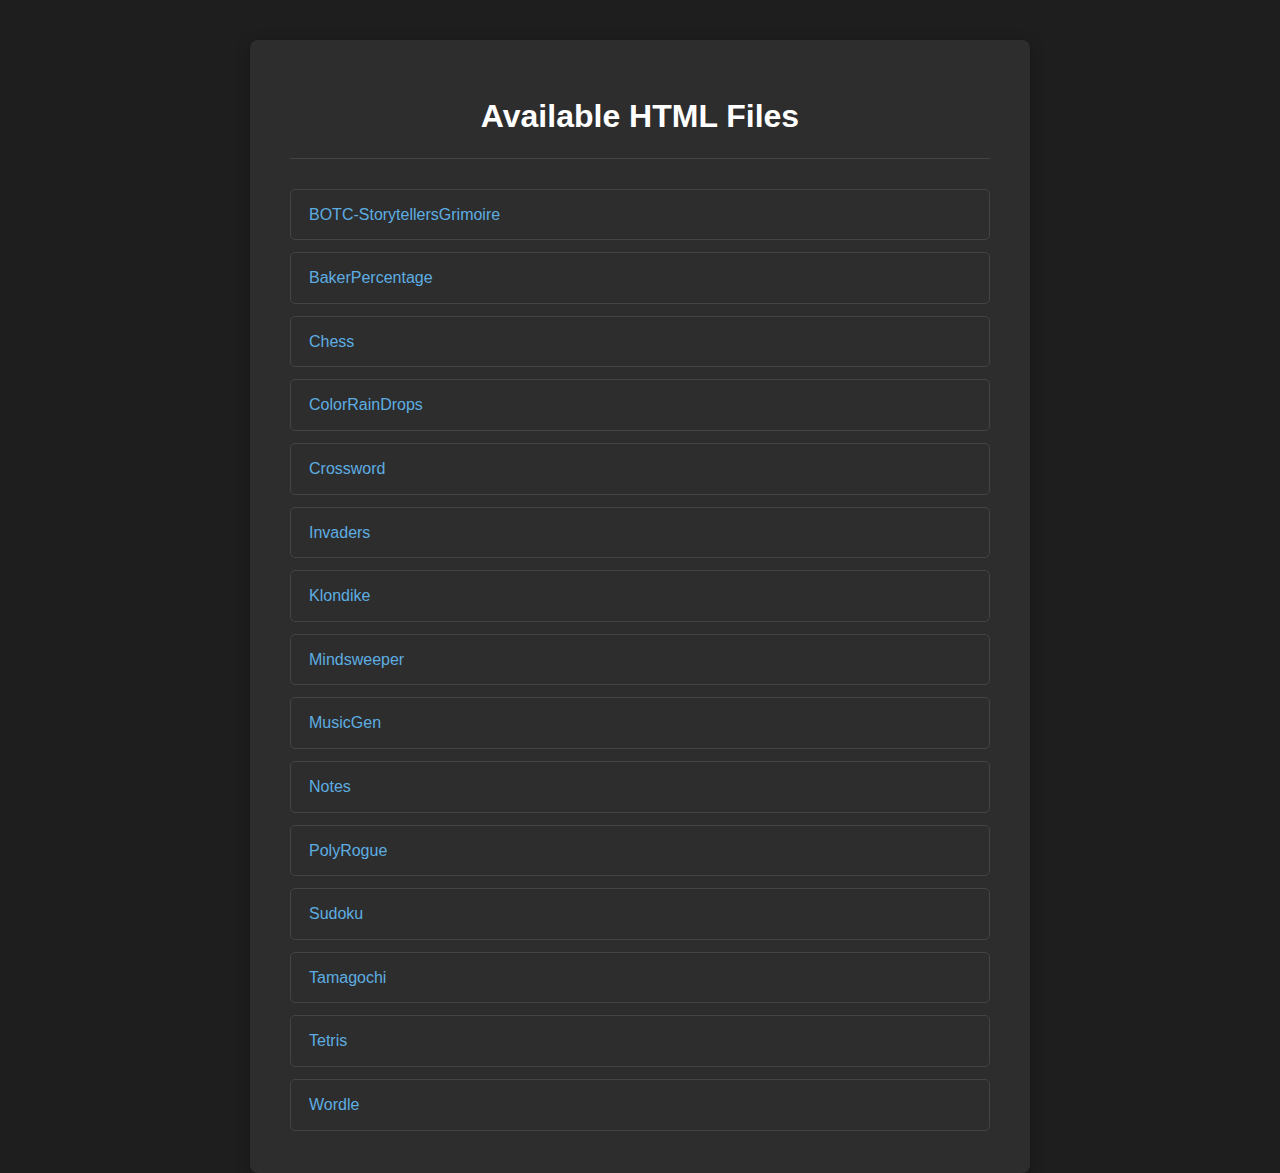
<file: index.html>
<!DOCTYPE html>
<html lang="en">
<head>
    <meta charset="UTF-8">
    <meta name="viewport" content="width=device-width, initial-scale=1.0">
    <title>HTML File Index</title>
    <link rel="stylesheet" href="style.css">
</head>
<body>
    <div class="container">
        <h1>Available HTML Files</h1>
        <ul id="file-list">
            
        </ul>
    </div>

    <script>
        const htmlFiles = ["BOTC-StorytellersGrimoire.html", "BakerPercentage.html", "Chess.html", "ColorRainDrops.html", "Crossword.html", "Invaders.html", "Klondike.html", "Mindsweeper.html", "MusicGen.html", "Notes.html", "PolyRogue.html", "Sudoku.html", "Tamagochi.html", "Tetris.html", "Wordle.html"]; // Files are embedded here by Python
        const fileListElement = document.getElementById('file-list');

        if (htmlFiles.length > 0 && fileListElement) {
            htmlFiles.forEach(filename => {
                const listItem = document.createElement('li');
                const link = document.createElement('a');
                link.href = filename; // Link directly to the file
                link.textContent = filename.replace(/\.html$/i, ''); // Display name without .html
                listItem.appendChild(link);
                fileListElement.appendChild(listItem);
            });
        }
    </script>
</body>
</html>
</file>
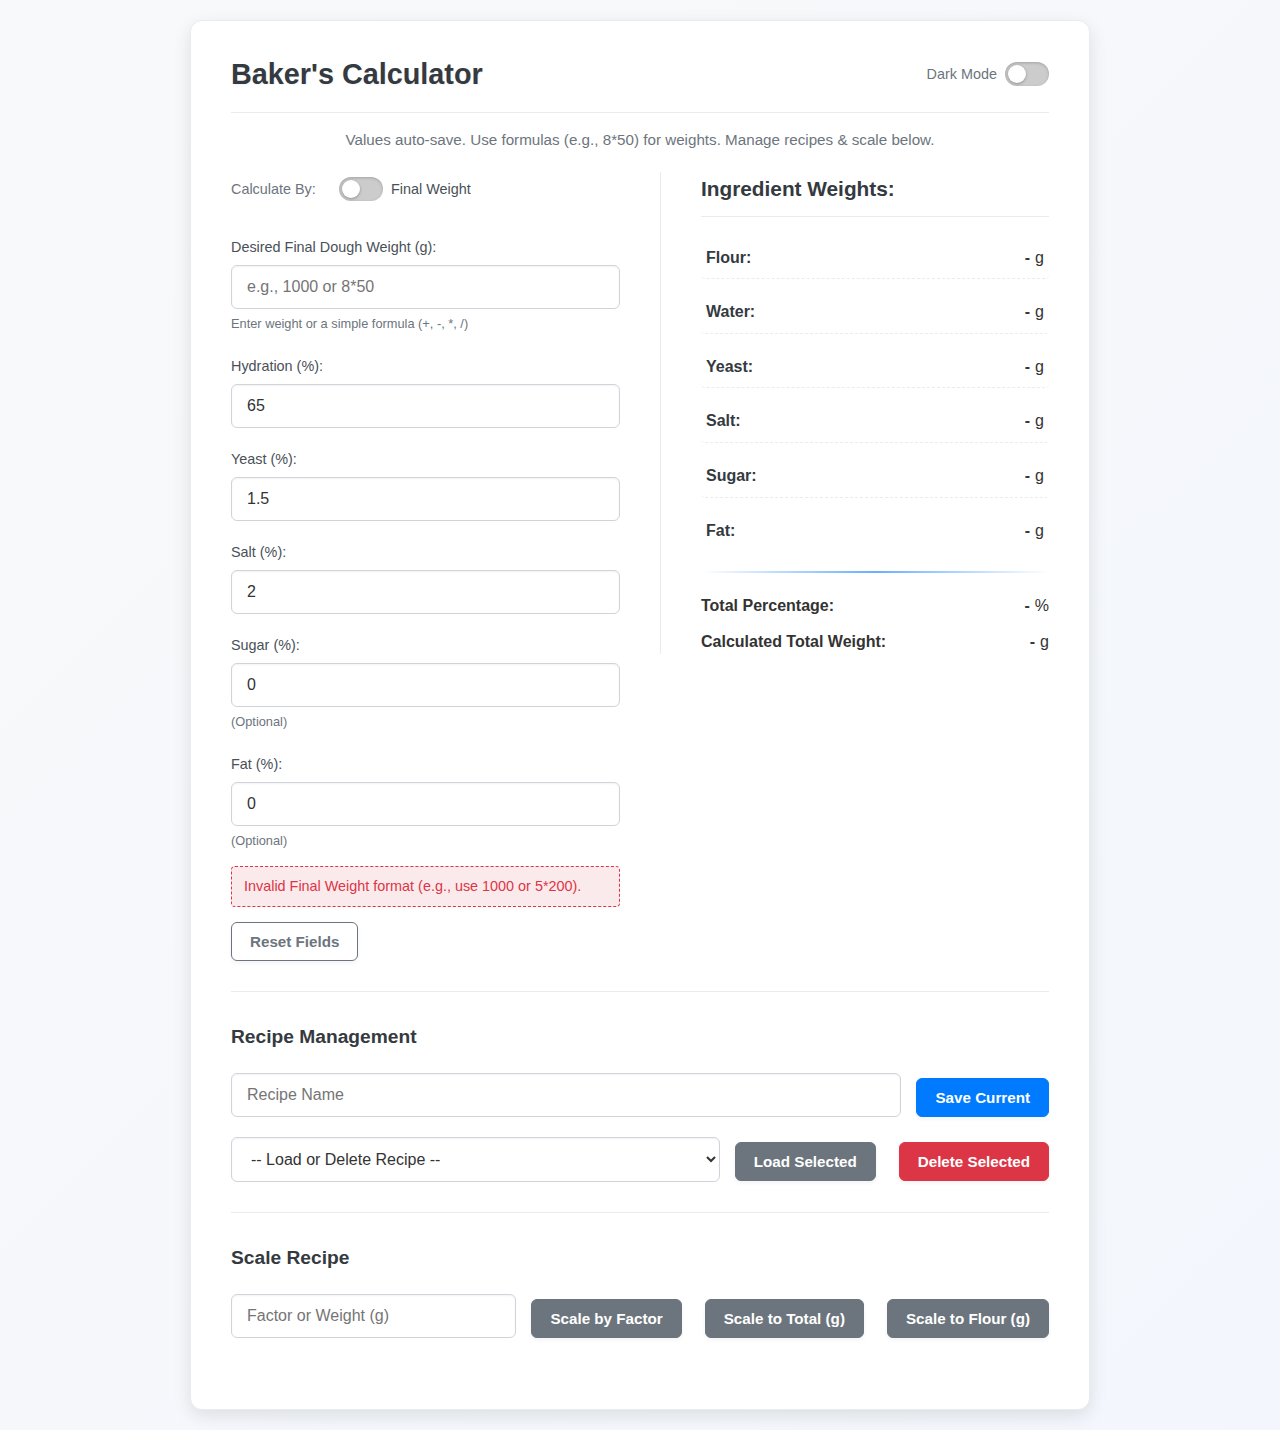
<file: BakerPercentage.html>
<!DOCTYPE html>
<html lang="en">
<head>
    <meta charset="UTF-8">
    <meta name="viewport" content="width=device-width, initial-scale=1.0">
    <title>Baker's Percentage Calculator V2 - Enhanced</title>
    <style>
        /* --- CSS Variables for Theming --- */
        :root {
            /* Existing variables... */
            --bg-color: #f8f9fa;
            --text-color: #333;
            --card-bg: #ffffff;
            --input-bg: #ffffff;
            --input-border: #ced4da;
            --input-focus-border: #80bdff; /* Adjusted for glow */
            --input-focus-shadow: rgba(0, 123, 255, 0.25);
            --primary-color: #007bff;
            --primary-hover-color: #0056b3;
            --secondary-color: #6c757d;
            --secondary-hover-color: #5a6268;
            --danger-color: #dc3545;
            --danger-hover-color: #c82333;
            --border-color: #e9ecef;
            --link-color: #007bff;
            --label-color: #495057;
            --heading-color: #343a40;
            --subtle-text-color: #6c757d;
            --results-span-color: #343a40;

            /* --- NEW: Variables for Effects --- */
            --glow-color: var(--primary-color);
            --glow-shadow: rgba(0, 123, 255, 0.5); /* Slightly stronger shadow for glow */
            --button-hover-shadow: 0 4px 8px rgba(0, 0, 0, 0.15);
            --gradient-start: #eef4ff; /* Subtle gradient start */
            --gradient-end: #fdfdff;   /* Subtle gradient end */
        }

        /* --- Dark Mode --- */
        body.dark-mode {
            /* Existing variables... */
            --bg-color: #212529;
            --text-color: #e9ecef;
            --card-bg: #343a40;
            --input-bg: #495057;
            --input-border: #6c757d;
            --input-focus-border: #adb5bd; /* Adjusted for glow */
            --input-focus-shadow: rgba(173, 181, 189, 0.35); /* Adjusted for glow */
            --primary-color: #0d6efd;
            --primary-hover-color: #0b5ed7;
            --secondary-color: #6c757d;
            --secondary-hover-color: #5c636a;
            --danger-color: #dc3545;
            --danger-hover-color: #bb2d3b;
            --border-color: #495057;
            --link-color: #6ea8fe;
            --label-color: #ced4da;
            --heading-color: #f8f9fa;
            --subtle-text-color: #adb5bd;
            --results-span-color: #e9ecef;

            /* --- NEW: Dark Mode Effect Variables --- */
            --glow-color: #6ea8fe;
            --glow-shadow: rgba(110, 168, 254, 0.4);
            --button-hover-shadow: 0 4px 10px rgba(0, 0, 0, 0.3);
            --gradient-start: #2a2f34; /* Subtle dark gradient start */
            --gradient-end: #343a40;   /* Subtle dark gradient end */
        }

        /* Basic Reset & Font */
        * { box-sizing: border-box; margin: 0; padding: 0; }
        html { scroll-behavior: smooth; }
        body {
            font-family: -apple-system, BlinkMacSystemFont, "Segoe UI", Roboto, Helvetica, Arial, sans-serif;
            line-height: 1.6;
            background-color: var(--bg-color);
            background: linear-gradient(135deg, var(--bg-color), var(--gradient-start));
            background-size: 200% 200%;
            animation: subtleGradientShift 15s ease infinite;
            color: var(--text-color);
            display: flex;
            justify-content: center;
            align-items: flex-start;
            min-height: 100vh;
            padding: 20px;
            transition: background-color 0.4s ease, color 0.3s ease;
        }

        @keyframes subtleGradientShift {
            0% { background-position: 0% 50%; }
            50% { background-position: 100% 50%; }
            100% { background-position: 0% 50%; }
        }

        /* Main Container */
        .calculator-container {
            background-color: var(--card-bg);
            padding: 30px 40px;
            border-radius: 12px;
            box-shadow: 0 6px 18px rgba(0, 0, 0, 0.1);
            max-width: 900px;
            width: 100%;
            border: 1px solid var(--border-color);
            transition: background-color 0.3s ease, border-color 0.3s ease, box-shadow 0.3s ease;
            position: relative;
            overflow: hidden;
        }
        .calculator-container::before {
            content: ''; position: absolute; top: 0; left: 0; right: 0; bottom: 0;
            border-radius: inherit; padding: 1px;
            background: linear-gradient(135deg, var(--primary-color), transparent, var(--secondary-color));
            -webkit-mask: linear-gradient(#fff 0 0) content-box, linear-gradient(#fff 0 0);
            mask: linear-gradient(#fff 0 0) content-box, linear-gradient(#fff 0 0);
            -webkit-mask-composite: destination-out; mask-composite: exclude;
            opacity: 0; transition: opacity 0.4s ease; pointer-events: none; z-index: -1;
        }
        .calculator-container:hover::before { opacity: 0.5; }

        /* Header Area */
        .header-area {
            display: flex; justify-content: space-between; align-items: center;
            margin-bottom: 15px; padding-bottom: 15px; border-bottom: 1px solid var(--border-color);
            flex-wrap: wrap; transition: border-color 0.3s ease;
        }
        .header-area h1 {
            text-align: left; color: var(--heading-color); margin-bottom: 0;
            font-size: 1.8rem; text-shadow: 1px 1px 2px rgba(0,0,0,0.05);
            body.dark-mode & { text-shadow: 1px 1px 3px rgba(0,0,0,0.3); }
        }

        /* Toggles Styling */
        .toggle-container { /* Common container for toggles */
            display: flex; align-items: center; cursor: pointer;
            padding: 5px 0;
            user-select: none; -webkit-user-select: none; -moz-user-select: none; -ms-user-select: none;
        }
        .toggle-container label:not(.switch) { /* Text label for the toggle */
            margin-right: 8px; font-size: 0.9em; color: var(--subtle-text-color);
            min-width: 80px; /* Ensure alignment */
            text-align: right;
        }
         /* Specific alignment for dark mode toggle */
        .dark-mode-toggle { margin-left: auto; }
        .dark-mode-toggle label:not(.switch) { min-width: unset; }

        /* The Switch */
        .switch { position: relative; display: inline-block; width: 44px; height: 24px; }
        .switch input { opacity: 0; width: 0; height: 0; }
        .slider {
            position: absolute; cursor: pointer; top: 0; left: 0; right: 0; bottom: 0;
            background-color: #ccc; transition: .4s cubic-bezier(0.68, -0.55, 0.27, 1.55);
            border-radius: 24px; box-shadow: inset 0 1px 3px rgba(0,0,0,0.2);
        }
        .slider:before {
            position: absolute; content: ""; height: 18px; width: 18px;
            left: 3px; bottom: 3px; background-color: white;
            transition: .4s cubic-bezier(0.68, -0.55, 0.27, 1.55);
            border-radius: 50%; box-shadow: 0 1px 3px rgba(0,0,0,0.3);
        }
        input:checked + .slider { background-color: var(--primary-color); }
        input:checked + .slider:before { transform: translateX(20px); }
        /* --- END Toggle Switch CSS --- */

        /* --- NEW: Weight Mode Toggle specific labels --- */
        .weight-mode-toggle-container {
             margin-bottom: 10px; /* Space below toggle */
             justify-content: flex-start; /* Align to left */
        }
        .weight-mode-toggle-container label:not(.switch) {
            min-width: 100px; /* Adjust width as needed */
            text-align: left; /* Align text left */
        }
        .weight-mode-label-text { /* Specific class for the mode text */
            font-weight: 500;
            color: var(--label-color); /* Use label color */
            margin-left: 8px; /* Space after slider */
            font-size: 0.9em;
            transition: color 0.3s ease;
        }
        /* --- END NEW --- */

        .description {
            text-align: center; color: var(--subtle-text-color);
            margin-bottom: 20px; /* Reduced margin */ font-size: 0.95em; margin-top: 5px;
        }

        /* Two Column Layout */
        .calculator-body { display: flex; gap: 40px; align-items: flex-start; }
        .input-column, .results-column { flex: 1; min-width: 0; }

        /* Form Styling */
        #baker-form { display: flex; flex-direction: column; gap: 20px; }
        .input-group { display: flex; flex-direction: column; position: relative; }
        .input-group label {
            margin-bottom: 6px; font-weight: 500; color: var(--label-color);
            font-size: 0.9em; transition: color 0.3s ease;
        }
        .input-group input[type="text"],
        .input-group input[type="number"],
        .input-group select {
            padding: 12px 15px; border: 1px solid var(--input-border);
            background-color: var(--input-bg); color: var(--text-color);
            border-radius: 6px; font-size: 1rem; width: 100%;
            transition: border-color 0.3s ease, background-color 0.3s ease, color 0.3s ease, box-shadow 0.3s ease;
            box-shadow: inset 0 1px 2px rgba(0,0,0,0.05);
        }
        .input-group input[type="text"]:focus,
        .input-group input[type="number"]:focus,
        .input-group select:focus {
            outline: none; border-color: var(--glow-color);
            box-shadow: 0 0 0 3px var(--input-focus-shadow), 0 0 8px var(--glow-shadow), inset 0 1px 2px rgba(0,0,0,0.05);
            animation: inputGlow 1.5s infinite alternate;
        }
        @keyframes inputGlow {
            from { box-shadow: 0 0 0 3px var(--input-focus-shadow), 0 0 5px var(--glow-shadow), inset 0 1px 2px rgba(0,0,0,0.05); }
            to   { box-shadow: 0 0 0 4px var(--input-focus-shadow), 0 0 12px var(--glow-shadow), inset 0 1px 2px rgba(0,0,0,0.05); }
        }
        .input-group small { font-size: 0.8em; color: var(--subtle-text-color); margin-top: 5px; }

        /* Results Area Styling */
        #results-container { border-left: 1px solid var(--border-color); padding-left: 40px; transition: border-color 0.3s ease; }
        #results-container h2 {
            margin-bottom: 20px; color: var(--heading-color); font-size: 1.3rem;
            border-bottom: 1px solid var(--border-color); padding-bottom: 10px; transition: border-color 0.3s ease;
        }
        #results-list { list-style: none; padding: 0; margin-bottom: 20px; }
        #results-list li {
            margin-bottom: 12px; font-size: 1rem; color: var(--text-color);
            display: flex; /*justify-content: space-between; */
            align-items: baseline;
            padding: 8px 5px; border-bottom: 1px dashed var(--border-color);
            transition: border-color 0.3s ease, background-color 0.2s ease; border-radius: 4px;
        }
        #results-list li:hover {
            background-color: rgba(0, 123, 255, 0.05);
            body.dark-mode & { background-color: rgba(110, 168, 254, 0.1); }
        }
        #results-list li:last-child { border-bottom: none; }
        #results-list li strong { color: var(--heading-color); margin-right: 10px; flex-shrink: 0; }
        #results-list li span {
            font-weight: 600; /*min-width: 60px; text-align: right;*/
            color: var(--results-span-color); background-color: transparent;
            transition: background-color 0.4s ease, color 0.3s ease, transform 0.3s ease, padding 0.3s ease;
            display: inline-block; border-radius: 3px; padding: 0; margin-left: auto; margin-right: 5px;
        }
        #results-list li span.highlight-update {
            background-color: var(--primary-color); color: white;
            body.dark-mode & { color: var(--card-bg); }
            transform: scale(1.1); box-shadow: 0 0 8px var(--primary-color);
        }
        #results-container p { font-size: 1rem; color: var(--text-color); margin-bottom: 10px; display: flex; align-items: baseline; }
        #results-container p span { font-weight: 600; color: var(--results-span-color); margin-left: auto; margin-right: 5px; }
        #results-container hr {
            border: 0; height: 2px;
            background-image: linear-gradient(to right, transparent, var(--primary-color), transparent);
            opacity: 0.6; margin: 20px 0; transition: opacity 0.3s ease;
            body.dark-mode & { background-image: linear-gradient(to right, transparent, var(--glow-color), transparent); }
        }

        /* Error Message */
        .error {
            color: var(--danger-color); background-color: rgba(220, 53, 69, 0.1);
            border: 1px dashed var(--danger-color); padding: 8px 12px; border-radius: 4px;
            font-weight: 500; margin-top: 10px; min-height: 1.5em; font-size: 0.9em;
            opacity: 0; max-height: 0; overflow: hidden;
            transition: opacity 0.4s ease, max-height 0.4s ease, margin-top 0.4s ease, padding 0.4s ease, border 0.4s ease;
        }
        .error:not(:empty) {
            opacity: 1; max-height: 100px; margin-top: 15px;
            padding: 8px 12px; border: 1px dashed var(--danger-color);
        }

        /* Buttons */
        button {
            padding: 10px 18px; font-size: 0.95rem; font-weight: 600;
            border-radius: 6px; cursor: pointer; border: 1px solid transparent;
            transition: background-color 0.25s ease, border-color 0.25s ease, color 0.25s ease, transform 0.15s ease, box-shadow 0.25s ease;
            margin-right: 8px; margin-top: 5px; position: relative; overflow: hidden;
            box-shadow: 0 2px 4px rgba(0,0,0,0.05);
        }
        button:hover { transform: translateY(-2px); box-shadow: var(--button-hover-shadow); }
        button:active { transform: translateY(0px) scale(0.98); box-shadow: 0 1px 2px rgba(0,0,0,0.1); }
        button:last-child { margin-right: 0; }
        .btn-primary { background-color: var(--primary-color); color: #fff; border-color: var(--primary-color); }
        .btn-primary:hover { background-color: var(--primary-hover-color); border-color: var(--primary-hover-color); color: #fff; }
        .btn-secondary { background-color: var(--secondary-color); color: #fff; border-color: var(--secondary-color); }
        .btn-secondary:hover { background-color: var(--secondary-hover-color); border-color: var(--secondary-hover-color); color: #fff; }
        .btn-danger { background-color: var(--danger-color); color: #fff; border-color: var(--danger-color); }
        .btn-danger:hover { background-color: var(--danger-hover-color); border-color: var(--danger-hover-color); color: #fff; }
        .btn-outline-secondary { background-color: transparent; color: var(--secondary-color); border-color: var(--secondary-color); }
        .btn-outline-secondary:hover { background-color: var(--secondary-color); color: #fff; border-color: var(--secondary-color); }

        /* Action Sections */
        .actions-section {
            border-top: 1px solid var(--border-color); margin-top: 30px; padding-top: 30px;
            transition: border-color 0.3s ease;
        }
        .actions-section h3 { font-size: 1.2rem; color: var(--heading-color); margin-bottom: 20px; }
        .action-group { display: flex; align-items: center; gap: 15px; flex-wrap: wrap; margin-bottom: 20px; }
        .action-group input[type="text"],
        .action-group input[type="number"],
        .action-group select {
            flex-grow: 1; min-width: 150px; padding: 12px 15px; border: 1px solid var(--input-border);
            background-color: var(--input-bg); color: var(--text-color); border-radius: 6px;
            font-size: 1rem; transition: border-color 0.3s ease, background-color 0.3s ease, color 0.3s ease, box-shadow 0.3s ease;
            box-shadow: inset 0 1px 2px rgba(0,0,0,0.05);
        }
        .action-group input[type="text"]:focus,
        .action-group input[type="number"]:focus,
        .action-group select:focus {
            outline: none; border-color: var(--glow-color);
            box-shadow: 0 0 0 3px var(--input-focus-shadow), 0 0 8px var(--glow-shadow), inset 0 1px 2px rgba(0,0,0,0.05);
            animation: inputGlow 1.5s infinite alternate;
        }
        .action-group button { flex-shrink: 0; }

        /* Responsive */
        @media (max-width: 768px) {
            .calculator-body { flex-direction: column; gap: 30px; }
            .results-column { padding-left: 0; border-left: none; border-top: 1px solid var(--border-color); padding-top: 30px; margin-top: 20px; }
            #results-container { border-left: none; padding-left: 0; }
            .calculator-container { padding: 25px; }
            .header-area h1 { font-size: 1.6rem; }
            .header-area { justify-content: center; }
            .dark-mode-toggle { margin-left: 0; margin-top: 15px; width: 100%; justify-content: center;}
            body { animation-duration: 20s; }
        }
        @media (max-width: 480px) {
            .action-group { flex-direction: column; align-items: stretch; gap: 12px; }
            .action-group input, .action-group select, .action-group button { width: 100%; margin-right: 0; }
            .header-area h1 { font-size: 1.4rem; }
            .calculator-container { padding: 20px; }
            .input-group input[type="text"], .input-group input[type="number"], .input-group select,
            .action-group input[type="text"], .action-group input[type="number"], .action-group select { padding: 10px 12px; }
            button { padding: 10px 15px; }
            #results-list li { flex-wrap: wrap; }
            #results-list li strong { margin-bottom: 3px; }
            #results-list li span { min-width: 50px; }
            .weight-mode-toggle-container label:not(.switch) { min-width: 90px; } /* Adjust toggle label width */
        }
        /* --- CSS Ends --- */
    </style>
</head>
<body>

    <div class="calculator-container">
        <div class="header-area">
            <h1>Baker's Calculator</h1>
            <div class="dark-mode-toggle toggle-container">
                <label for="darkModeToggle">Dark Mode</label>
                <label class="switch">
                    <input type="checkbox" id="darkModeToggle">
                    <span class="slider"></span>
                </label>
            </div>
        </div>
        <p class="description">Values auto-save. Use formulas (e.g., 8*50) for weights. Manage recipes & scale below.</p>

        <div class="calculator-body">
            <!-- Column 1: Inputs -->
            <div class="input-column">
                <form id="baker-form" onsubmit="return false;">
                    <!-- NEW: Weight Mode Toggle -->
                    <div class="weight-mode-toggle-container toggle-container">
                        <label for="weightModeToggle">Calculate By:</label>
                        <label class="switch">
                            <input type="checkbox" id="weightModeToggle"> <!-- unchecked = Final Weight, checked = Flour Weight -->
                            <span class="slider"></span>
                        </label>
                        <span id="weightModeLabelText" class="weight-mode-label-text">Final Weight</span>
                    </div>
                    <!-- END NEW -->

                    <div class="input-group">
                        <!-- MODIFIED: Added ID to label -->
                        <label for="primaryWeight" id="primaryWeightLabel">Desired Final Dough Weight (g):</label>
                        <!-- MODIFIED: Changed ID to be more generic -->
                        <input type="text" id="primaryWeight" placeholder="e.g., 1000 or 8*50" required>
                        <small>Enter weight or a simple formula (+, -, *, /)</small>
                    </div>
                    <div class="input-group"> <label for="hydration">Hydration (%):</label> <input type="number" id="hydration" value="65" step="1" min="0" required> </div>
                    <div class="input-group"> <label for="yeast">Yeast (%):</label> <input type="number" id="yeast" value="1.5" step="0.1" min="0" required> </div>
                    <div class="input-group"> <label for="salt">Salt (%):</label> <input type="number" id="salt" value="2" step="0.1" min="0" required> </div>
                    <div class="input-group"> <label for="sugar">Sugar (%):</label> <input type="number" id="sugar" value="0" step="0.5" min="0"> <small>(Optional)</small> </div>
                    <div class="input-group"> <label for="fat">Fat (%):</label> <input type="number" id="fat" value="0" step="0.5" min="0"> <small>(Optional)</small> </div>
                </form>
                <p id="error-message" class="error"></p>
                <button type="button" id="resetBtn" class="btn-outline-secondary" style="margin-top: 15px;">Reset Fields</button>
            </div>

            <!-- Column 2: Results -->
            <div class="results-column">
                <div id="results-container">
                    <h2>Ingredient Weights:</h2>
                    <ul id="results-list">
                        <li><strong>Flour:</strong> <span id="flour-weight">-</span> g</li>
                        <li><strong>Water:</strong> <span id="water-weight">-</span> g</li>
                        <li><strong>Yeast:</strong> <span id="yeast-weight">-</span> g</li>
                        <li><strong>Salt:</strong> <span id="salt-weight">-</span> g</li>
                        <li><strong>Sugar:</strong> <span id="sugar-weight">-</span> g</li>
                        <li><strong>Fat:</strong> <span id="fat-weight">-</span> g</li>
                    </ul>
                    <hr>
                    <p><strong>Total Percentage:</strong> <span id="total-percentage">-</span> %</p>
                    <p><strong>Calculated Total Weight:</strong> <span id="calculated-total-weight">-</span> g</p>
                </div>
            </div>
        </div> <!-- End calculator-body -->

        <!-- Action Sections Below Columns -->
        <div class="actions-section">
            <h3>Recipe Management</h3>
            <div class="action-group">
                <input type="text" id="recipeName" placeholder="Recipe Name">
                <button type="button" id="saveRecipeBtn" class="btn-primary">Save Current</button>
            </div>
            <div class="action-group">
                <select id="recipeSelect">
                    <option value="" disabled selected>-- Load or Delete Recipe --</option>
                    <!-- Options populated by JS -->
                </select>
                <button type="button" id="loadRecipeBtn" class="btn-secondary">Load Selected</button>
                <button type="button" id="deleteRecipeBtn" class="btn-danger">Delete Selected</button>
            </div>
        </div>

        <div class="actions-section">
            <h3>Scale Recipe</h3>
            <div class="action-group">
                <input type="number" id="scaleValue" placeholder="Factor or Weight (g)" step="any" min="0">
                <button type="button" id="scaleByFactorBtn" class="btn-secondary">Scale by Factor</button>
                <button type="button" id="scaleToTotalBtn" class="btn-secondary">Scale to Total (g)</button>
                <button type="button" id="scaleToFlourBtn" class="btn-secondary">Scale to Flour (g)</button>
            </div>
            <p id="scale-error-message" class="error"></p>
        </div>

    </div> <!-- End calculator-container -->

    <script>
        // --- JavaScript Starts ---
        document.addEventListener('DOMContentLoaded', () => {
            // --- Element References ---
            // MODIFIED: Changed ID reference
            const primaryWeightInput = document.getElementById('primaryWeight');
            const primaryWeightLabel = document.getElementById('primaryWeightLabel'); // NEW
            const hydrationInput = document.getElementById('hydration');
            const yeastInput = document.getElementById('yeast');
            const saltInput = document.getElementById('salt');
            const sugarInput = document.getElementById('sugar');
            const fatInput = document.getElementById('fat');
            const errorMessage = document.getElementById('error-message');
            const scaleErrorMessage = document.getElementById('scale-error-message');

            // Mode Toggles
            const darkModeToggle = document.getElementById('darkModeToggle');
            const weightModeToggle = document.getElementById('weightModeToggle'); // NEW
            const weightModeLabelText = document.getElementById('weightModeLabelText'); // NEW

            // Result Spans
            const flourWeightSpan = document.getElementById('flour-weight');
            const waterWeightSpan = document.getElementById('water-weight');
            const yeastWeightSpan = document.getElementById('yeast-weight');
            const saltWeightSpan = document.getElementById('salt-weight');
            const sugarWeightSpan = document.getElementById('sugar-weight');
            const fatWeightSpan = document.getElementById('fat-weight');
            const totalPercentageSpan = document.getElementById('total-percentage');
            const calculatedTotalWeightSpan = document.getElementById('calculated-total-weight');

            const resultSpans = [
                flourWeightSpan, waterWeightSpan, yeastWeightSpan,
                saltWeightSpan, sugarWeightSpan, fatWeightSpan,
                totalPercentageSpan, calculatedTotalWeightSpan
            ];

            // Action Elements
            const resetBtn = document.getElementById('resetBtn');
            const recipeNameInput = document.getElementById('recipeName');
            const saveRecipeBtn = document.getElementById('saveRecipeBtn');
            const recipeSelect = document.getElementById('recipeSelect');
            const loadRecipeBtn = document.getElementById('loadRecipeBtn');
            const deleteRecipeBtn = document.getElementById('deleteRecipeBtn');
            const scaleValueInput = document.getElementById('scaleValue');
            const scaleByFactorBtn = document.getElementById('scaleByFactorBtn');
            const scaleToTotalBtn = document.getElementById('scaleToTotalBtn');
            const scaleToFlourBtn = document.getElementById('scaleToFlourBtn');

            // Define inputs for saving/loading/resetting
            const savableInputs = {
                // MODIFIED: Key matches the new input ID
                primaryWeight: primaryWeightInput,
                hydration: hydrationInput,
                yeast: yeastInput,
                salt: saltInput,
                sugar: sugarInput,
                fat: fatInput
            };
            const inputIds = Object.keys(savableInputs);

            // --- State Variables ---
            let isFlourWeightMode = false; // NEW: Track current weight calculation mode

            // --- Constants ---
            const RECIPES_STORAGE_KEY = 'bakersCalcRecipes_v1';
            const DARK_MODE_KEY = 'bakersCalcDarkMode';
            const WEIGHT_MODE_KEY = 'bakersCalcWeightMode'; // NEW: Key for saving weight mode

            // Define built-in presets (MODIFIED: Added isFlourMode)
            const PRESETS = {
                "Basic White Loaf":        { primaryWeight: "900",  hydration: "65", yeast: "1.5", salt: "2", sugar: "1", fat: "2", isFlourMode: false },
                "Whole Wheat Loaf (50%)":  { primaryWeight: "950",  hydration: "72", yeast: "1.5", salt: "2", sugar: "2", fat: "3", isFlourMode: false },
                "Sandwich Bread (Soft)":   { primaryWeight: "1000", hydration: "63", yeast: "1.8", salt: "2", sugar: "4", fat: "5", isFlourMode: false },
                "Simple Rye (Light)":      { primaryWeight: "900",  hydration: "75", yeast: "1.2", salt: "2", sugar: "1", fat: "1", isFlourMode: false },
                "No-Knead (Basic)":        { primaryWeight: "850",  hydration: "80", yeast: "0.2", salt: "2", sugar: "0", fat: "0", isFlourMode: false },
                "Sourdough Base (Low Yeast)":{ primaryWeight: "1000", hydration: "70", yeast: "0.1", salt: "2", sugar: "0", fat: "0", isFlourMode: false },
                "Simple Pizza Dough":      { primaryWeight: "600",  hydration: "62", yeast: "0.5", salt: "2", sugar: "0", fat: "3", isFlourMode: false },
                "Ciabatta":                { primaryWeight: "800",  hydration: "80", yeast: "0.3", salt: "2", sugar: "0", fat: "2", isFlourMode: false },
                "Focaccia":                { primaryWeight: "750",  hydration: "78", yeast: "1.2", salt: "2", sugar: "0", fat: "8", isFlourMode: false },
                "Lean Baguette":           { primaryWeight: "1000", hydration: "68", yeast: "0.8", salt: "2", sugar: "0", fat: "0", isFlourMode: false },
                "Rich Brioche":            { primaryWeight: "1000", hydration: "50", yeast: "2.5", salt: "1.5", sugar: "12", fat: "25", isFlourMode: false }, // Hydration lower due to other liquids/fats
                "Challah (Basic)":         { primaryWeight: "1100", hydration: "55", yeast: "1.8", salt: "1.8", sugar: "8", fat: "10", isFlourMode: false }, // Assumes eggs contribute liquid
                "Soft Dinner Rolls":       { primaryWeight: "700",  hydration: "60", yeast: "2.0", salt: "1.8", sugar: "6", fat: "8", isFlourMode: false },
                "Bagels":                  { primaryWeight: "1200", hydration: "55", yeast: "1.0", salt: "2", sugar: "2", fat: "1", isFlourMode: false }, // Malt often used
                "Soft Pretzels":           { primaryWeight: "800",  hydration: "58", yeast: "1.5", salt: "1.5", sugar: "1", fat: "3", isFlourMode: false }, // Salt % is for dough itself
                // Example Flour Weight Preset:
                "500g Flour Base":         { primaryWeight: "500", hydration: "70", yeast: "1", salt: "2", sugar: "1", fat: "2", isFlourMode: true },
                "Default":                 { primaryWeight: "1000", hydration: "65", yeast: "1.5", salt: "2", sugar: "0", fat: "0", isFlourMode: false } // Default uses Final Weight
            };

            // --- Local Storage Functions (unchanged) ---
            const ls = { /* ... get, set, getObject, setObject, remove ... */
                get: (key, defaultValue = null) => { try { const value = localStorage.getItem(key); return value !== null ? value : defaultValue; } catch (e) { console.error("LS get error", e); return defaultValue; } },
                set: (key, value) => { try { localStorage.setItem(key, value); } catch (e) { console.error("LS set error", e); if(errorMessage) errorMessage.textContent = "Failed to save settings."; } },
                getObject: (key, defaultValue = null) => { try { const value = localStorage.getItem(key); return value ? JSON.parse(value) : defaultValue; } catch (e) { console.error("LS getObject error", e); return defaultValue; } },
                setObject: (key, value) => { try { localStorage.setItem(key, JSON.stringify(value)); } catch (e) { console.error("LS setObject error", e); if(errorMessage) errorMessage.textContent = "Failed to save settings."; } },
                remove: (key) => { try { localStorage.removeItem(key); } catch (e) { console.error("LS remove error", e); } }
            };

            // --- Dark Mode ---
            function applyDarkModePreference() {
                const isDarkMode = ls.getObject(DARK_MODE_KEY, false);
                if (darkModeToggle) darkModeToggle.checked = isDarkMode;
                document.body.classList.toggle('dark-mode', isDarkMode);
            }
            function toggleDarkMode() {
                const isDarkMode = darkModeToggle.checked;
                document.body.classList.toggle('dark-mode', isDarkMode);
                ls.setObject(DARK_MODE_KEY, isDarkMode);
            }

            // --- NEW: Weight Mode ---
            function applyWeightModePreference() {
                isFlourWeightMode = ls.getObject(WEIGHT_MODE_KEY, false); // Load preference, default to false (Final Weight)
                if (weightModeToggle) weightModeToggle.checked = isFlourWeightMode;
                updateWeightModeUI();
            }

            function toggleWeightMode() {
                isFlourWeightMode = weightModeToggle.checked;
                updateWeightModeUI();
                ls.setObject(WEIGHT_MODE_KEY, isFlourWeightMode); // Save preference
                calculateWeights(); // Recalculate as the input's meaning changes
            }

            function updateWeightModeUI() {
                if (!primaryWeightLabel || !weightModeLabelText || !primaryWeightInput) return;
                if (isFlourWeightMode) {
                    primaryWeightLabel.textContent = 'Desired Flour Weight (g):';
                    weightModeLabelText.textContent = 'Flour Weight';
                    primaryWeightInput.placeholder = 'e.g., 500';
                } else {
                    primaryWeightLabel.textContent = 'Desired Final Dough Weight (g):';
                    weightModeLabelText.textContent = 'Final Weight';
                    primaryWeightInput.placeholder = 'e.g., 1000 or 8*50';
                }
            }
            // --- END NEW ---

            // --- Recipe Management (minor change for input id) ---
            function getRecipes() { return ls.getObject(RECIPES_STORAGE_KEY, {}); }
            function saveRecipes(recipes) { ls.setObject(RECIPES_STORAGE_KEY, recipes); }
            function populateRecipeDropdown() { /* ... unchanged ... */
                if (!recipeSelect) return;
                const recipes = getRecipes();
                recipeSelect.innerHTML = '<option value="" disabled selected>-- Load or Delete Recipe --</option>';

                const presetGroup = document.createElement('optgroup');
                presetGroup.label = "Presets";
                for (const name in PRESETS) {
                    if (name !== "Default") {
                        const option = document.createElement('option');
                        option.value = `preset_${name}`;
                        option.textContent = name;
                        presetGroup.appendChild(option);
                    }
                }
                if (presetGroup.childElementCount > 0) recipeSelect.appendChild(presetGroup);

                const userGroup = document.createElement('optgroup');
                userGroup.label = "My Recipes";
                const userRecipeNames = Object.keys(recipes).sort();
                userRecipeNames.forEach(name => {
                    const option = document.createElement('option');
                    option.value = name;
                    option.textContent = name;
                    userGroup.appendChild(option);
                });

                if (userGroup.childElementCount > 0) recipeSelect.appendChild(userGroup);

                const hasOptions = presetGroup.childElementCount + userGroup.childElementCount > 0;
                recipeSelect.disabled = !hasOptions;
                if(loadRecipeBtn) loadRecipeBtn.disabled = !hasOptions;
                if(deleteRecipeBtn) deleteRecipeBtn.disabled = !hasOptions;
            }

            function saveCurrentRecipe() {
                if (!recipeNameInput || !errorMessage || !weightModeToggle) return; // Added weightModeToggle check
                const name = recipeNameInput.value.trim();
                if (!name) {
                    errorMessage.textContent = "Please enter a name for the recipe.";
                    recipeNameInput.focus();
                    return;
                }
                if (name.startsWith("preset_")) {
                    errorMessage.textContent = "Recipe name cannot start with 'preset_'.";
                    recipeNameInput.focus();
                    return;
                }

                const recipes = getRecipes();
                if (recipes[name] && !confirm(`Recipe "${name}" already exists. Overwrite?`)) {
                    return; // User cancelled overwrite
                }

                recipes[name] = {};
                inputIds.forEach(id => {
                    if (savableInputs[id]) { // Check if input exists
                        recipes[name][id] = savableInputs[id].value;
                    }
                });

                // *** NEW: Save the current weight mode state ***
                recipes[name].isFlourMode = isFlourWeightMode; // Or weightModeToggle.checked

                saveRecipes(recipes);
                populateRecipeDropdown(); // Update dropdown
                recipeNameInput.value = ''; // Clear input field
                errorMessage.textContent = `Recipe "${name}" saved.`;
                setTimeout(() => { if(errorMessage) errorMessage.textContent = ''; }, 3000);
            }

            function loadSelectedRecipe() {
                if (!recipeSelect || !errorMessage || !weightModeToggle) return; // Added weightModeToggle check
                const selectedValue = recipeSelect.value;
                if (!selectedValue) return;

                let recipeData;
                let recipeDisplayName = selectedValue; // Default to user recipe name

                if (selectedValue.startsWith("preset_")) {
                    const presetName = selectedValue.substring(7); // Remove "preset_" prefix
                    recipeData = PRESETS[presetName];
                    recipeDisplayName = presetName; // Use clean name for messages
                } else {
                    const recipes = getRecipes();
                    recipeData = recipes[selectedValue];
                }


                if (recipeData) {
                    // *** NEW: Set the weight mode BEFORE loading values ***
                    // Default to false (Final Weight) if the property doesn't exist (for older saved recipes)
                    const loadedMode = recipeData.isFlourMode === true; // Explicitly check for true
                    if (isFlourWeightMode !== loadedMode) { // Only update if mode changed
                        isFlourWeightMode = loadedMode;
                        weightModeToggle.checked = isFlourWeightMode;
                        updateWeightModeUI();
                        ls.setObject(WEIGHT_MODE_KEY, isFlourWeightMode); // Persist the loaded mode preference immediately
                    }
                    // *** END NEW ***

                    // Now load the input values
                    inputIds.forEach(id => {
                        if (savableInputs[id] && recipeData[id] !== undefined) { // Check if input exists
                            savableInputs[id].value = recipeData[id];
                            // Don't trigger input event here yet, do it after all values are loaded
                        }
                    });

                    // IMPORTANT: Trigger calculation AFTER all inputs (including mode) are set
                    calculateWeights();
                    // Also save the new values as the 'last state'
                    inputIds.forEach(id => {
                         if (savableInputs[id] && recipeData[id] !== undefined) {
                            ls.set(id, savableInputs[id].value);
                         }
                    });


                    errorMessage.textContent = `Recipe "${recipeDisplayName}" loaded.`;
                    setTimeout(() => { if(errorMessage) errorMessage.textContent = ''; }, 3000);
                } else {
                    errorMessage.textContent = "Could not load selected recipe data.";
                }
            }

            function deleteSelectedRecipe() { /* ... unchanged ... */
                if (!recipeSelect || !errorMessage) return;
                const selectedValue = recipeSelect.value;
                if (!selectedValue || selectedValue.startsWith("preset_")) { /* ... */ return; }
                if (confirm(`Are you sure you want to delete the recipe "${selectedValue}"?`)) {
                    const recipes = getRecipes();
                    delete recipes[selectedValue];
                    saveRecipes(recipes);
                    populateRecipeDropdown();
                    errorMessage.textContent = `Recipe "${selectedValue}" deleted.`;
                    setTimeout(() => { if(errorMessage) errorMessage.textContent = ''; }, 3000);
                }
            }

            // --- Scaling (MODIFIED to handle both modes) ---
            function scaleRecipe(type) {
                if (!scaleValueInput || !primaryWeightInput || !scaleErrorMessage || !errorMessage) return;
                scaleErrorMessage.textContent = '';
                errorMessage.textContent = '';

                const scaleValue = parseFloat(scaleValueInput.value);
                const currentPrimaryWeightValue = evaluateMathExpression(primaryWeightInput.value);

                if (isNaN(scaleValue) || scaleValue <= 0) {
                    scaleErrorMessage.textContent = "Please enter a valid positive number for scaling.";
                    scaleValueInput.focus();
                    return;
                }
                if (isNaN(currentPrimaryWeightValue) || currentPrimaryWeightValue <= 0) {
                    const inputName = isFlourWeightMode ? "Flour Weight" : "Final Weight";
                    errorMessage.textContent = `Current ${inputName} is invalid, cannot scale.`;
                    primaryWeightInput.focus();
                    return;
                }

                const currentPercentages = getCurrentPercentages();
                 if (currentPercentages.totalPercentage <= 0) {
                    errorMessage.textContent = "Cannot scale: Invalid current percentages (total is zero or less).";
                    return;
                }

                let newPrimaryWeightValue;

                try { // Wrap calculations in try/catch for safety
                    if (type === 'factor') {
                        newPrimaryWeightValue = currentPrimaryWeightValue * scaleValue;
                    } else if (type === 'total') {
                        const targetTotalWeight = scaleValue;
                        if (isFlourWeightMode) {
                             // We need to calculate the flour weight that yields this total weight
                             const weightPerPercent = targetTotalWeight / currentPercentages.totalPercentage;
                             newPrimaryWeightValue = weightPerPercent * 100; // target flour weight
                        } else {
                            // We just set the final weight directly
                            newPrimaryWeightValue = targetTotalWeight;
                        }
                    } else if (type === 'flour') {
                         const targetFlourWeight = scaleValue;
                         if (isFlourWeightMode) {
                            // We just set the flour weight directly
                            newPrimaryWeightValue = targetFlourWeight;
                         } else {
                            // We need to calculate the final weight for this flour weight
                            const weightPerPercent = targetFlourWeight / 100;
                            newPrimaryWeightValue = weightPerPercent * currentPercentages.totalPercentage; // target final weight
                         }
                    } else {
                        console.error("Unknown scaling type:", type);
                        return;
                    }

                } catch (e) {
                    console.error("Scaling calculation error:", e);
                    scaleErrorMessage.textContent = "Error during scaling calculation.";
                    return;
                }


                if (isFinite(newPrimaryWeightValue) && newPrimaryWeightValue > 0) {
                    const precision = newPrimaryWeightValue < 10 ? 2 : (newPrimaryWeightValue < 100 ? 1 : 0) ; // Dynamic precision
                    primaryWeightInput.value = newPrimaryWeightValue.toFixed(precision);
                    primaryWeightInput.dispatchEvent(new Event('input')); // Trigger recalculation and save
                    scaleValueInput.value = '';
                } else {
                    scaleErrorMessage.textContent = "Scaling resulted in an invalid weight (e.g., zero or negative).";
                }
            }

            // Helper to get current percentages (unchanged)
            function getCurrentPercentages() { /* ... unchanged ... */
                const hydration = parseFloat(hydrationInput?.value) || 0;
                const yeast = parseFloat(yeastInput?.value) || 0;
                const salt = parseFloat(saltInput?.value) || 0;
                const sugar = parseFloat(sugarInput?.value) || 0;
                const fat = parseFloat(fatInput?.value) || 0;
                const totalPercentage = 100 + hydration + yeast + salt + sugar + fat;
                return { hydration, yeast, salt, sugar, fat, totalPercentage };
            }

            // --- Reset Form (minor change for default input id) ---
            function resetForm() {
                 if (!errorMessage) return;
                if (confirm("Reset all fields to default values? This will clear current inputs.")) {
                    const defaultValues = PRESETS["Default"];
                    inputIds.forEach(id => {
                        if (savableInputs[id]) {
                            savableInputs[id].value = defaultValues[id] !== undefined ? defaultValues[id] : '';
                            savableInputs[id].dispatchEvent(new Event('input'));
                        }
                    });
                    // NEW: Reset weight mode to default (Final Weight)
                    isFlourWeightMode = false;
                    if (weightModeToggle) weightModeToggle.checked = false;
                    updateWeightModeUI();
                    ls.setObject(WEIGHT_MODE_KEY, false); // Save reset mode

                    errorMessage.textContent = "Fields reset to defaults.";
                    setTimeout(() => { if(errorMessage) errorMessage.textContent = ''; }, 3000);
                }
            }

            // --- Math Evaluation (unchanged) ---
            function evaluateMathExpression(expression) { /* ... unchanged ... */
                if (!expression || typeof expression !== 'string') return NaN;
                const expr = expression.trim();
                if (expr === '') return NaN;
                const allowedCharsRegex = /^\s*[\d\s().+\-*/]+\s*$/;
                if (!allowedCharsRegex.test(expr)) { console.warn("Invalid chars:", expr); return NaN; }
                if (/[^0-9().+\-*/\s]/.test(expr.replace(/\s+/g, ''))) { console.warn("Unsafe expr:", expr); return NaN; }
                try {
                    const calculate = new Function('return ' + expr);
                    const result = calculate();
                    return (typeof result === 'number' && isFinite(result)) ? result : NaN;
                } catch (error) { console.error("Calc error:", expr, error); return NaN; }
            }

            // --- Helper Function to Highlight Results (unchanged) ---
            function highlightResultSpan(spanElement) { /* ... unchanged ... */
                if (!spanElement) return;
                spanElement.classList.add('highlight-update');
                setTimeout(() => { spanElement.classList.remove('highlight-update'); }, 500);
            }

            // --- Core Calculation Logic (MODIFIED) ---
            function calculateWeights() {
                if (!errorMessage || !primaryWeightInput) return;
                errorMessage.textContent = '';
                scaleErrorMessage.textContent = '';

                const primaryWeightString = primaryWeightInput.value;
                const primaryWeightValue = evaluateMathExpression(primaryWeightString);
                const percentages = getCurrentPercentages();

                // Validation
                let error = false;
                const inputName = isFlourWeightMode ? "Flour Weight" : "Final Weight";
                if (isNaN(primaryWeightValue)) { errorMessage.textContent = `Invalid ${inputName} format (e.g., use 1000 or 5*200).`; error = true; }
                else if (primaryWeightValue <= 0) { errorMessage.textContent = `${inputName} must be greater than 0.`; error = true; }
                else if (percentages.hydration < 0 || percentages.yeast < 0 || percentages.salt < 0 || percentages.sugar < 0 || percentages.fat < 0) { errorMessage.textContent = 'Percentages cannot be negative.'; error = true; }
                else if (percentages.totalPercentage <= 0) { errorMessage.textContent = 'Total percentage cannot be zero or negative.'; error = true; }

                if (error) {
                    resetResultsDisplay(false);
                    return;
                }

                // Calculation - BRANCH BASED ON MODE
                let flourWeight, waterWeight, yeastWeight, saltWeight, sugarWeight, fatWeight, calculatedTotalWeight;
                const totalPercentage = percentages.totalPercentage;

                if (isFlourWeightMode) {
                    // Input is Flour Weight
                    flourWeight = primaryWeightValue;
                    if (flourWeight <= 0) { // Should be caught above, but double check
                         errorMessage.textContent = 'Flour Weight cannot be zero or negative.';
                         resetResultsDisplay(false);
                         return;
                    }
                    const weightPerPercent = flourWeight / 100; // Flour is base
                    waterWeight = weightPerPercent * percentages.hydration;
                    yeastWeight = weightPerPercent * percentages.yeast;
                    saltWeight = weightPerPercent * percentages.salt;
                    sugarWeight = weightPerPercent * percentages.sugar;
                    fatWeight = weightPerPercent * percentages.fat;
                    calculatedTotalWeight = weightPerPercent * totalPercentage; // Calculate the final total weight

                } else {
                    // Input is Final Weight
                    const finalWeight = primaryWeightValue;
                     if (totalPercentage <= 0) { // Should be caught above, but double check
                         errorMessage.textContent = 'Total percentage cannot be zero or negative for Final Weight mode.';
                         resetResultsDisplay(false);
                         return;
                     }
                    const weightPerPercent = finalWeight / totalPercentage;
                    flourWeight = weightPerPercent * 100;
                    waterWeight = weightPerPercent * percentages.hydration;
                    yeastWeight = weightPerPercent * percentages.yeast;
                    saltWeight = weightPerPercent * percentages.salt;
                    sugarWeight = weightPerPercent * percentages.sugar;
                    fatWeight = weightPerPercent * percentages.fat;
                    // Recalculate total from ingredients for verification/display
                    calculatedTotalWeight = flourWeight + waterWeight + yeastWeight + saltWeight + sugarWeight + fatWeight;
                }

                // Display Results & Highlight
                updateResultSpan(flourWeightSpan, flourWeight.toFixed(1));
                updateResultSpan(waterWeightSpan, waterWeight.toFixed(1));
                updateResultSpan(yeastWeightSpan, yeastWeight.toFixed(2));
                updateResultSpan(saltWeightSpan, saltWeight.toFixed(1));
                updateResultSpan(sugarWeightSpan, sugarWeight.toFixed(1));
                updateResultSpan(fatWeightSpan, fatWeight.toFixed(1));
                updateResultSpan(totalPercentageSpan, totalPercentage.toFixed(1));
                updateResultSpan(calculatedTotalWeightSpan, calculatedTotalWeight.toFixed(1));
            }

            // Helper to update span and trigger highlight (unchanged)
            function updateResultSpan(span, value) { /* ... unchanged ... */
                if (span && span.textContent !== value) {
                    span.textContent = value;
                    highlightResultSpan(span);
                } else if (span) {
                    span.textContent = value;
                }
            }

            // --- Reset Results Display Only (unchanged) ---
            function resetResultsDisplay(shouldHighlight = false) { /* ... unchanged ... */
                 const defaultValue = '-';
                if (shouldHighlight) {
                    updateResultSpan(flourWeightSpan, defaultValue); updateResultSpan(waterWeightSpan, defaultValue);
                    updateResultSpan(yeastWeightSpan, defaultValue); updateResultSpan(saltWeightSpan, defaultValue);
                    updateResultSpan(sugarWeightSpan, defaultValue); updateResultSpan(fatWeightSpan, defaultValue);
                    updateResultSpan(totalPercentageSpan, defaultValue); updateResultSpan(calculatedTotalWeightSpan, defaultValue);
                } else {
                    resultSpans.forEach(span => { if(span) span.textContent = defaultValue; });
                }
            }

            // --- Load Last Input State (uses correct input IDs) ---
            function loadLastInputValues() {
                inputIds.forEach(id => {
                    if (savableInputs[id]) {
                        const savedValue = ls.get(id);
                        if (savedValue !== null) {
                            savableInputs[id].value = savedValue;
                        }
                    }
                });
            }

            // --- Event Listeners Setup ---
            function setupEventListeners() {
                // Input fields
                inputIds.forEach(id => {
                    if (savableInputs[id]) {
                        savableInputs[id].addEventListener('input', () => {
                            calculateWeights();
                            ls.set(id, savableInputs[id].value);
                        });
                    }
                });

                // Dark Mode
                if (darkModeToggle) darkModeToggle.addEventListener('change', toggleDarkMode);

                // Weight Mode (NEW)
                if (weightModeToggle) weightModeToggle.addEventListener('change', toggleWeightMode);

                // Reset
                if (resetBtn) resetBtn.addEventListener('click', resetForm);

                // Recipe Management
                if (saveRecipeBtn) saveRecipeBtn.addEventListener('click', saveCurrentRecipe);
                if (loadRecipeBtn) loadRecipeBtn.addEventListener('click', loadSelectedRecipe);
                if (deleteRecipeBtn) deleteRecipeBtn.addEventListener('click', deleteSelectedRecipe);

                // Scaling
                if (scaleByFactorBtn) scaleByFactorBtn.addEventListener('click', () => scaleRecipe('factor'));
                if (scaleToTotalBtn) scaleToTotalBtn.addEventListener('click', () => scaleRecipe('total'));
                if (scaleToFlourBtn) scaleToFlourBtn.addEventListener('click', () => scaleRecipe('flour'));
            }

            // --- Initialization ---
            applyDarkModePreference();
            applyWeightModePreference(); // NEW: Apply weight mode preference
            populateRecipeDropdown();
            loadLastInputValues(); // Load last entered values AFTER applying modes and populating dropdowns
            setupEventListeners();
            calculateWeights(); // Perform initial calculation based on loaded state and mode

        });
        // --- JavaScript Ends ---
    </script>

</body>
</html>
</file>
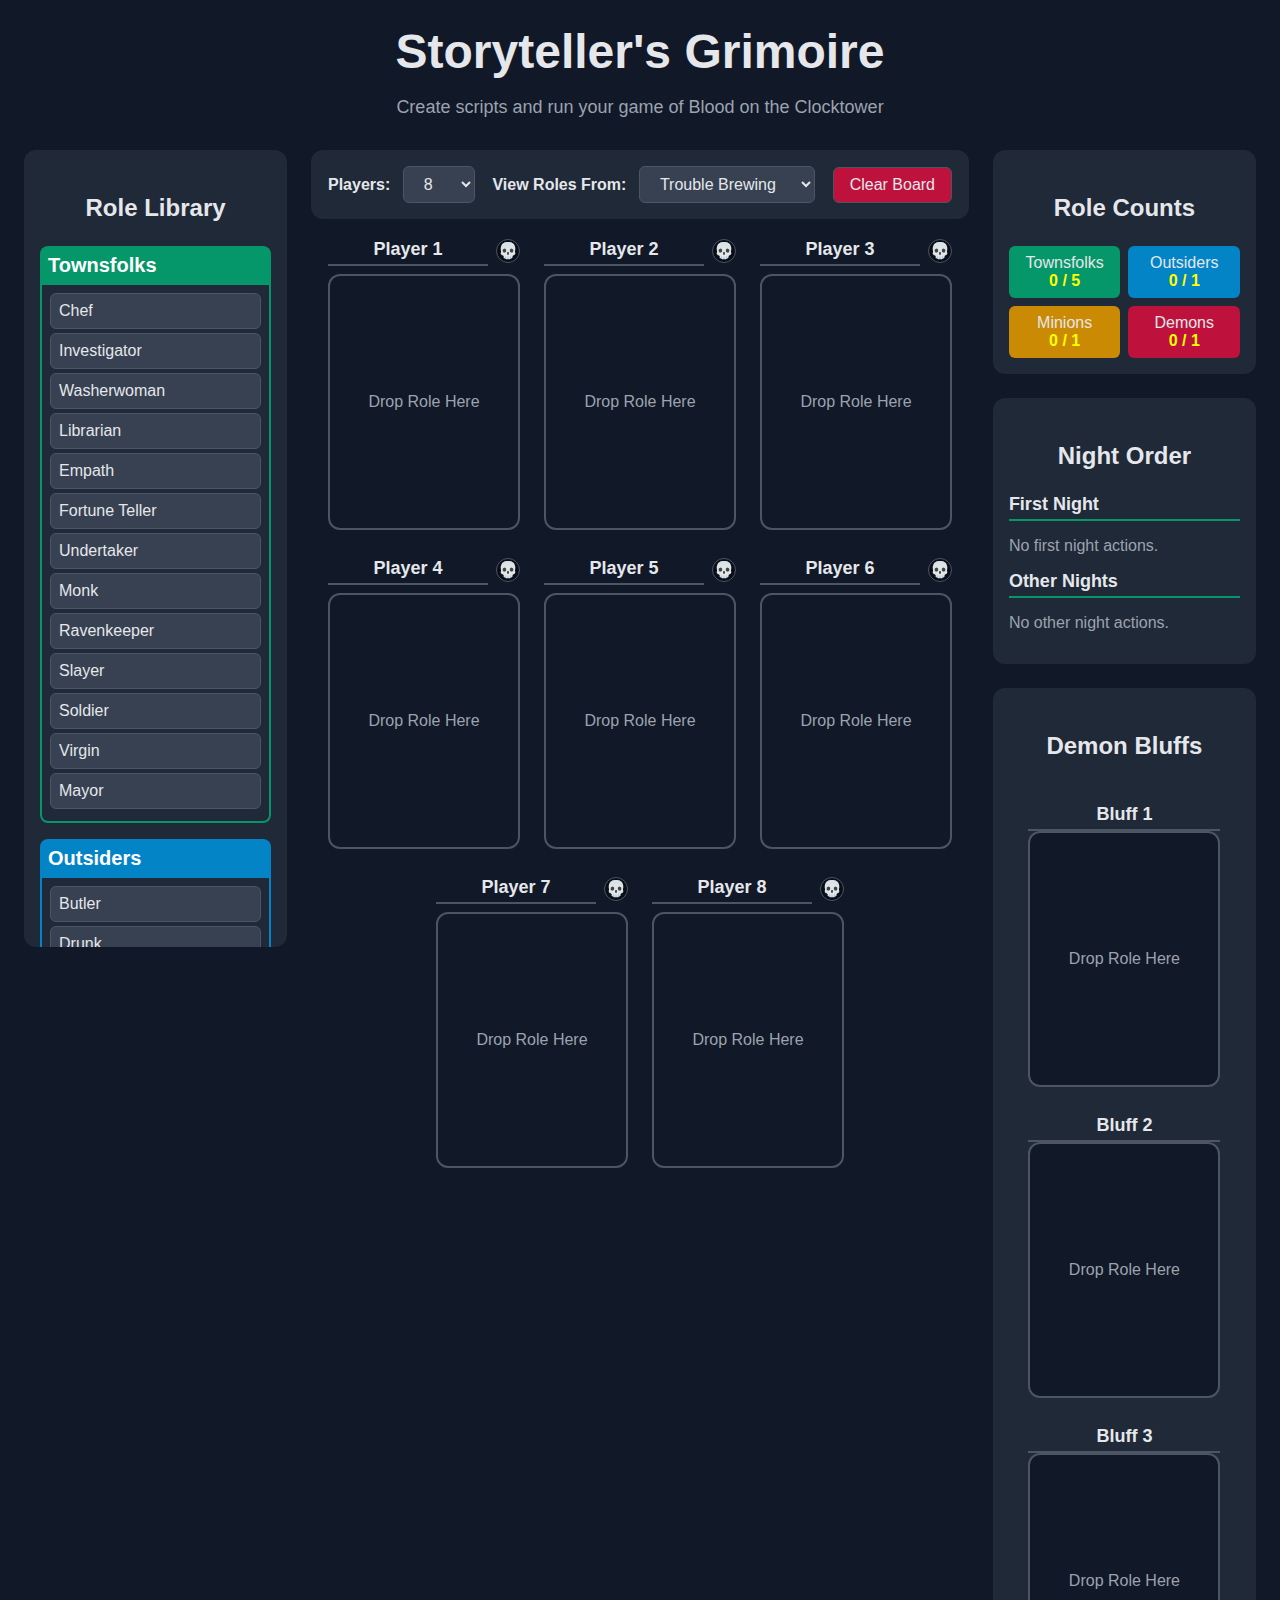
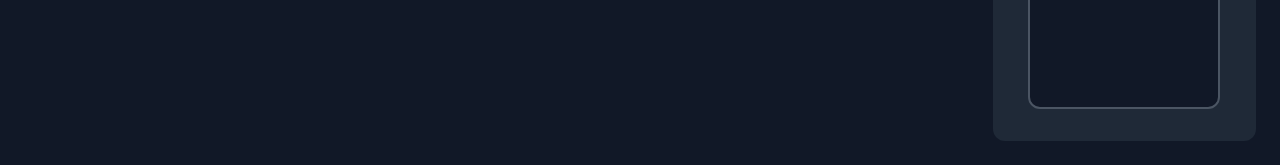
<file: BOTC-StorytellersGrimoire.html>
<!DOCTYPE html>
<html lang="en">
<head>
    <meta charset="UTF-8">
    <meta name="viewport" content="width=device-width, initial-scale=1.0">
    <title>BOCT Grimoire</title>
    <style>
        /* General Setup */
        :root {
            --bg-dark: #111827;
            --bg-med: #1f2937;
            --bg-light: #374151;
            --text-light: #e5e7eb;
            --text-med: #9ca3af;
            --border-color: #4b5563;
            --townsfolk: #059669;
            --outsider: #0284c7;
            --minion: #ca8a04;
            --demon: #be123c;
            --red: #be123c;
            --poison: #84cc16; /* Lime green for poison */
            --yellow: #ca8a04;
        }
        body {
            background-color: var(--bg-dark);
            color: var(--text-light);
            font-family: -apple-system, BlinkMacSystemFont, "Segoe UI", Roboto, Helvetica, Arial, sans-serif;
            margin: 0;
            padding: 1.5rem;
        }
        body.dragging-token {
             cursor: grabbing;
        }

        /* Layout */
        .container {
            max-width: 1400px;
            margin: auto;
        }
        .main-layout {
            display: grid;
            grid-template-columns: 1fr;
            gap: 1.5rem;
        }
        @media (min-width: 1024px) {
            .main-layout {
                grid-template-columns: 1fr 2.5fr 1fr;
            }
        }

        /* Header */
        header {
            text-align: center;
            margin-bottom: 2rem;
        }
        header h1 {
            font-size: 3rem;
            font-weight: 800;
            margin: 0;
        }
        header p {
            color: var(--text-med);
            font-size: 1.125rem;
        }

        /* Panels */
        .panel {
            background-color: var(--bg-med);
            border-radius: 0.75rem;
            padding: 1rem;
        }
        #center-panel {
            position: relative; /* For SVG overlay */
        }
        #right-column {
            display: flex;
            flex-direction: column;
            gap: 1.5rem;
        }
        .panel-title {
            font-size: 1.5rem;
            font-weight: bold;
            text-align: center;
            margin-bottom: 1rem;
            padding: 0.5rem 0;
        }

        /* Role Library */
        #role-library-container {
            max-height: 85vh;
            overflow-y: auto;
        }
        .role-group h3 {
            font-size: 1.25rem;
            font-weight: bold;
            padding: 0.5rem;
            border-radius: 0.5rem 0.5rem 0 0;
            margin: 1rem 0 0 0;
            color: white;
        }
        .role-group-body {
            padding: 0.5rem;
            border: 2px solid;
            border-top: none;
            border-radius: 0 0 0.5rem 0.5rem;
        }
        .role-card-small {
            padding: 0.5rem;
            border: 1px solid var(--border-color);
            border-radius: 0.375rem;
            margin-bottom: 0.25rem;
            cursor: grab;
            background-color: var(--bg-light);
        }
        .role-card-small:active { cursor: grabbing; }

        /* Color Themes */
        .townsfolk-header { background-color: var(--townsfolk); }
        .townsfolk-body { border-color: var(--townsfolk); }
        .townsfolk-card { border-color: var(--townsfolk); }
        .outsider-header { background-color: var(--outsider); }
        .outsider-body { border-color: var(--outsider); }
        .outsider-card { border-color: var(--outsider); }
        .minion-header { background-color: var(--minion); }
        .minion-body { border-color: var(--minion); }
        .minion-card { border-color: var(--minion); }
        .demon-header { background-color: var(--demon); }
        .demon-body { border-color: var(--demon); }
        .demon-card { border-color: var(--demon); }

        /* Player Table */
        .player-rows-container {
            display: flex;
            flex-wrap: wrap;
            justify-content: center;
            gap: 1.5rem;
            padding: 1rem;
        }
        .player-spot, .bluff-spot {
            width: 192px; /* Card width */
            transition: box-shadow 0.2s;
            position: relative;
        }
        .player-spot.drag-over {
            box-shadow: 0 0 20px 5px var(--townsfolk);
            border-radius: 0.75rem;
        }
        .player-header {
            display: flex;
            align-items: center;
            gap: 0.5rem;
            margin-bottom: 0.5rem;
        }
        .player-name-input {
            width: 100%;
            background: transparent;
            border: none;
            border-bottom: 2px solid var(--border-color);
            color: var(--text-light);
            font-size: 1.125rem;
            font-weight: bold;
            text-align: center;
            padding: 0.25rem;
            box-sizing: border-box;
            flex-grow: 1;
        }
        .player-name-input:focus {
            outline: none;
            border-bottom-color: var(--townsfolk);
        }
        .player-card {
            width: 192px;
            height: 256px;
            border: 2px solid var(--border-color);
            background-color: var(--bg-dark);
            border-radius: 0.75rem;
            padding: 0.75rem;
            display: flex;
            flex-direction: column;
            justify-content: space-between;
            box-sizing: border-box;
            position: relative;
        }
        .player-card.dead {
            filter: grayscale(1) opacity(0.5);
            border-color: var(--red);
        }
        .player-card-placeholder {
            display: flex;
            align-items: center;
            justify-content: center;
            color: var(--text-med);
            height: 100%;
        }
        .player-card-header {
            font-size: 1.125rem;
            font-weight: 800;
            text-align: center;
            border-bottom: 2px solid;
            padding-bottom: 0.25rem;
            margin-bottom: 0.5rem;
        }
        .player-card-header .thinker-indicator {
            font-size: 0.8rem;
            font-style: italic;
            color: var(--text-med);
        }
        .player-card-ability {
            font-size: 0.875rem;
            flex-grow: 1;
            overflow: hidden;
        }
        .player-card-type {
            font-size: 0.75rem;
            font-weight: 600;
            text-align: center;
            text-transform: uppercase;
        }

        /* Card Tokens */
        .source-tokens-container {
            display: flex;
            gap: 0.5rem;
            height: 28px;
            justify-content: center;
            align-items: center;
            margin-top: 0.5rem;
        }
        .card-token {
            width: 28px;
            height: 28px;
            border-radius: 50%;
            display: flex;
            align-items: center;
            justify-content: center;
            font-size: 18px;
            cursor: grab;
            background-color: var(--bg-light);
            border: 1px solid var(--border-color);
            transition: all 0.2s;
            box-sizing: border-box;
        }
        .card-token:active {
            cursor: grabbing;
        }
        .card-token.used {
            opacity: 0.4;
        }
        .card-token.received-token {
             position: absolute;
             width: 24px;
             height: 24px;
             font-size: 14px;
             z-index: 12;
             cursor: pointer;
        }


        /* Controls */
        #table-controls {
            display: flex;
            justify-content: space-around;
            align-items: center;
            flex-wrap: wrap;
            gap: 1rem;
        }
        #table-controls label { font-weight: bold; margin-right: 0.5rem; }
        #table-controls select, #table-controls button {
            background-color: var(--bg-light);
            color: var(--text-light);
            padding: 0.5rem 1rem;
            border-radius: 0.375rem;
            border: 1px solid var(--border-color);
            font-size: 1rem;
        }
        #table-controls button { cursor: pointer; background-color: var(--red); }
        #table-controls button:hover { opacity: 0.9; }
        
        /* Night Order & Bluffs */
        #night-order-panel, #demon-bluffs-panel, #role-counts-panel {
             height: fit-content;
        }
        .night-order-list {
            list-style-type: decimal;
            list-style-position: inside;
            padding-left: 0;
            margin: 0;
        }
        .night-order-list li {
            margin-bottom: 0.25rem;
        }
        .night-order-list span {
            color: var(--text-med);
        }
        .night-order-section h3 {
            font-size: 1.125rem;
            font-weight: 600;
            border-bottom: 2px solid var(--townsfolk);
            padding-bottom: 0.25rem;
            margin: 1rem 0 0.5rem 0;
        }

        /* Notes & Visual Links Feature */
        .notes-btn, .death-toggle-btn {
            position: absolute;
            width: 28px;
            height: 28px;
            background-color: rgba(0,0,0,0.4);
            border-radius: 50%;
            border: 1px solid var(--border-color);
            cursor: pointer;
            z-index: 10;
            display: flex;
            align-items: center;
            justify-content: center;
            font-size: 18px; /* For Emojis */
            color: var(--text-med);
        }
        .notes-btn { 
            top: 8px; 
            right: 8px;
            font-size: 16px; 
        }
        .notes-btn.has-notes { 
            color: var(--townsfolk); 
        }
        .death-toggle-btn {
            position: relative;
            width: 24px;
            height: 24px;
            font-size: 16px;
        }
        .death-toggle-btn.is-dead {
            background-color: var(--red);
            border-color: var(--red);
            color: white;
        }

        #notes-modal-backdrop {
            position: fixed;
            top: 0;
            left: 0;
            width: 100vw;
            height: 100vh;
            background-color: rgba(0, 0, 0, 0.7);
            z-index: 99;
            display: flex;
            align-items: center;
            justify-content: center;
        }
        #notes-modal {
            background-color: var(--bg-med);
            padding: 2rem;
            border-radius: 0.75rem;
            width: 90%;
            max-width: 500px;
            border: 1px solid var(--border-color);
        }
        #notes-modal h2 {
            margin-top: 0;
            text-align: center;
        }
        #notes-modal-textarea {
            width: 100%;
            height: 150px;
            background-color: var(--bg-dark);
            border: 1px solid var(--border-color);
            color: var(--text-light);
            padding: 0.5rem;
            border-radius: 0.375rem;
            box-sizing: border-box;
            font-size: 1rem;
        }
        .notes-modal-actions {
            display: flex;
            justify-content: flex-end;
            gap: 1rem;
            margin-top: 1rem;
        }
        .hidden {
            display: none !important;
        }
        #visual-links-svg {
            position: absolute;
            top: 0;
            left: 0;
            width: 100%;
            height: 100%;
            pointer-events: none;
            z-index: 5;
            overflow: visible;
        }
        
        .linker-line {
             stroke-width: 3;
        }

        /* Role Counts */
        .role-count-grid {
            display: grid;
            grid-template-columns: repeat(2, 1fr);
            gap: 0.5rem;
            text-align: center;
        }
        .role-count-grid div {
            padding: 0.5rem;
            border-radius: 0.375rem;
        }
        .role-count-grid div[style*="--townsfolk"] { background-color: var(--townsfolk); }
        .role-count-grid div[style*="--outsider"] { background-color: var(--outsider); }
        .role-count-grid div[style*="--minion"] { background-color: var(--minion); }
        .role-count-grid div[style*="--demon"] { background-color: var(--demon); }
        
        .role-count-value {
            font-weight: bold;
            padding: 0 0.25rem;
        }
        .count-ok { color: lightgreen; }
        .count-under { color: yellow; }
        .count-over { color: #ff8a8a; }

    </style>
</head>
<body>

    <div class="container">
        <header>
            <h1>Storyteller's Grimoire</h1>
            <p>Create scripts and run your game of Blood on the Clocktower</p>
        </header>

        <main id="app-container" class="main-layout">
            <div id="role-library-container" class="panel">
                <h2 class="panel-title">Role Library</h2>
                <div id="role-library-content"></div>
            </div>

            <div id="center-panel">
                <div id="table-controls" class="panel"></div>
                <div id="table-container" class="player-rows-container"></div>
                <svg id="visual-links-svg">
                    <defs></defs>
                </svg>
            </div>

            <div id="right-column">
                <div id="role-counts-panel" class="panel">
                    <h2 class="panel-title">Role Counts</h2>
                    <div id="role-counts-content"></div>
                </div>
                <div id="night-order-panel" class="panel">
                    <h2 class="panel-title">Night Order</h2>
                    <div id="night-order-content"></div>
                </div>
                <div id="demon-bluffs-panel" class="panel">
                    <h2 class="panel-title">Demon Bluffs</h2>
                    <div id="demon-bluffs-content" class="player-rows-container"></div>
                </div>
            </div>
        </main>
    </div>

    <div id="notes-modal-backdrop" class="hidden">
        <div id="notes-modal">
            <h2 id="notes-modal-title"></h2>
            <textarea id="notes-modal-textarea"></textarea>
            <div class="notes-modal-actions">
                <button id="notes-modal-cancel">Cancel</button>
                <button id="notes-modal-save" class="townsfolk-header">Save</button>
            </div>
        </div>
    </div>

    <script>
        // --- DATA STORE ---
        const ROLES = {
            // Townsfolk
            acrobat: { id: 'acrobat', name: 'Acrobat', type: 'Townsfolk', otherNight: 5, ability: "Each night*, choose a player: if they are or become drunk or poisoned tonight, you die." },
            alchemist: { id: 'alchemist', name: 'Alchemist', type: 'Townsfolk', ability: "You have a Minion ability. When using this, the Storyteller may prompt you to choose differently." },
            alsaahir: { id: 'alsaahir', name: 'Alsaahir', type: 'Townsfolk', otherNight: 6, ability: "Each day, if you publicly guess which players are Minion(s) and which are Demon(s), good wins." },
            amnesiac: { id: 'amnesiac', name: 'Amnesiac', type: 'Townsfolk', otherNight: 6, ability: "You do not know what your ability is. Each day, privately guess what it is: you learn how accurate you are." },
            artist: { id: 'artist', name: 'Artist', type: 'Townsfolk', otherNight: 9, ability: "Once per game, during the day, privately ask the Storyteller any yes/no question." },
            atheist: { id: 'atheist', name: 'Atheist', type: 'Townsfolk', ability: "The Storyteller can break the game rules, and if executed, good wins, even if you are dead. [No evil characters]" },
            balloonist: { id: 'balloonist', name: 'Balloonist', type: 'Townsfolk', firstNight: 4, otherNight: 4, ability: "Each night, you learn a player of a different character type than last night. [+0 or +1 Outsider]" },
            banshee: { id: 'banshee', name: 'Banshee', type: 'Townsfolk', ability: "If the Demon kills you, all players learn this. From now on, you may nominate twice per day and vote twice per nomination." },
            bounty_hunter: { id: 'bounty_hunter', name: 'Bounty Hunter', type: 'Townsfolk', firstNight: 1, ability: "You start knowing 1 evil player. If the player you know dies, you learn another evil player tonight. [1 Townsfolk is evil]" },
            cannibal: { id: 'cannibal', name: 'Cannibal', type: 'Townsfolk', ability: "You have the ability of the recently killed executee. If they are evil, you are poisoned until a good player dies by execution." },            
            chambermaid: { id: 'chambermaid', name: 'Chambermaid', type: 'Townsfolk', firstNight: 4, otherNight: 4, ability: "Each night, choose 2 alive players (not yourself): you learn how many woke tonight due to their ability." },
            chef: { id: 'chef', name: 'Chef', type: 'Townsfolk', firstNight: 1, ability: "You start knowing how many pairs of evil players there are." },
            choirboy: { id: 'choirboy', name: 'Choirboy', type: 'Townsfolk', ability: "If the Demon kills the King, you learn which player is the Demon. [+the King]" },
            clockmaker: { id: 'clockmaker', name: 'Clockmaker', type: 'Townsfolk', firstNight: 1, ability: "You start knowing how many steps from the Demon to its nearest Minion." },
            courtier: { id: 'courtier', name: 'Courtier', type: 'Townsfolk', firstNight: 7, otherNight: 7, ability: "Once per game, at night, choose a character: they are drunk for 3 nights & 3 days." },
            cult_leader: { id: 'cult_leader', name: 'Cult Leader', type: 'Townsfolk', firstNight: 4, otherNight: 4, ability: "Each night, you become the alignment of an alive neighbor. If all good players choose to join your cult, your team wins." },
            dreamer: { id: 'dreamer', name: 'Dreamer', type: 'Townsfolk', firstNight: 4, otherNight: 4, ability: "Each night, choose a player: you learn 1 good and 1 evil character, 1 of which is correct." },
            empath: { id: 'empath', name: 'Empath', type: 'Townsfolk', firstNight: 4, otherNight: 4, ability: "Each night, you learn how many of your 2 alive neighbors are evil." },
            engineer: { id: 'engineer', name: 'Engineer', type: 'Townsfolk', firstNight: 7, otherNight: 7, ability: "Once per game, at night, choose which Minions or which Demon is in play." },
            exorcist: { id: 'exorcist', name: 'Exorcist', type: 'Townsfolk', otherNight: 5, ability: "Each night*, choose a player (different to last night): the Demon, if chosen, learns who you are then doesn't wake tonight." },
            farmer: { id: 'farmer', name: 'Farmer', type: 'Townsfolk', ability: "When you die at night, an alive good player becomes a Farmer." },
            fisherman: { id: 'fisherman', name: 'Fisherman', type: 'Townsfolk', otherNight: 9, ability: "Once per game, during the day, visit the Storyteller for some advice to help your team win." },
            flowergirl: { id: 'flowergirl', name: 'Flowergirl', type: 'Townsfolk', otherNight: 5, ability: "Each night*, you learn if a Demon voted today." },
            fool: { id: 'fool', name: 'Fool', type: 'Townsfolk', ability: "The first time you die, you don't." },
            fortune_teller: { id: 'fortune_teller', name: 'Fortune Teller', type: 'Townsfolk', firstNight: 4, otherNight: 4, ability: "Each night, choose 2 players: you learn if either is a Demon. There is a good player that registers as a Demon to you." },
            gambler: { id: 'gambler', name: 'Gambler', type: 'Townsfolk', otherNight: 5, ability: "Each night*, choose a player & guess their character: if you guess wrong, you die." },
            general: { id: 'general', name: 'General', type: 'Townsfolk', firstNight: 4, otherNight: 4, ability: "Each night, you learn which alignment the Storyteller believes is winning: good, evil, or neither." },
            gossip: { id: 'gossip', name: 'Gossip', type: 'Townsfolk', otherNight: 6, ability: "Each day, you may make a public statement. Tonight, if it was true, a player dies." },
            grandmother: { id: 'grandmother', name: 'Grandmother', type: 'Townsfolk', firstNight: 1, ability: "You start knowing a good player & their character. If the Demon kills them, you die too." },
            high_priestess: { id: 'high_priestess', name: 'High Priestess', type: 'Townsfolk', firstNight: 4, otherNight: 4, ability: "Each night, learn which player the Storyteller believes you should talk to most." },
            huntsman: { id: 'huntsman', name: 'Huntsman', type: 'Townsfolk', firstNight: 7, otherNight: 7, ability: "Once per game, at night, choose a living player: the Damsel, if chosen, becomes a not-in-play Townsfolk. [+the Damsel]" },
            innkeeper: { id: 'innkeeper', name: 'Innkeeper', type: 'Townsfolk', otherNight: 5, ability: "Each night*, choose 2 players: they can't die tonight, but 1 is drunk until dusk." },
            investigator: { id: 'investigator', name: 'Investigator', type: 'Townsfolk', firstNight: 1, ability: "You start knowing that 1 of 2 players is a particular Minion." },            
            juggler: { id: 'juggler', name: 'Juggler', type: 'Townsfolk', firstNight: 12, ability: "On your 1st day, publicly guess up to 5 players' characters. That night, you learn how many you got correct." },
            king: { id: 'king', name: 'King', type: 'Townsfolk', firstNight: 4, otherNight: 4, ability: "Each night, if the dead equal or outnumber the living, you learn 1 alive character. The Demon knows you are the King." },
            knight: { id: 'knight', name: 'Knight', type: 'Townsfolk', firstNight: 1, ability: "You start knowing 2 players that are not the Demon." },
            librarian: { id: 'librarian', name: 'Librarian', type: 'Townsfolk', firstNight: 1, ability: "You start knowing that 1 of 2 players is a particular Outsider. (Or that zero are in play.)" },
            lycanthrope: { id: 'lycanthrope', name: 'Lycanthrope', type: 'Townsfolk', otherNight: 5, ability: "Each night*, choose an alive player. If good, they die & the Demon doesn’t kill tonight. One good player registers as evil." },
            magician: { id: 'magician', name: 'Magician', type: 'Townsfolk', ability: "The Demon thinks you are a Minion. Minions think you are a Demon." },
            mathematician: { id: 'mathematician', name: 'Mathematician', type: 'Townsfolk', firstNight: 4, otherNight: 4, ability: "Each night, you learn how many players' abilities worked abnormally (since dawn) due to another character's ability." },
            mayor: { id: 'mayor', name: 'Mayor', type: 'Townsfolk', ability: "If only 3 players live & no execution occurs, your team wins. If you die at night, another player might die instead." },
            minstrel: { id: 'minstrel', name: 'Minstrel', type: 'Townsfolk', ability: "When a Minion dies by execution, all other players (except Travellers) are drunk until dusk tomorrow." },
            monk: { id: 'monk', name: 'Monk', type: 'Townsfolk', otherNight: 5, ability: "Each night*, choose a player (not yourself): they are safe from the Demon tonight." },
            nightwatchman: { id: 'nightwatchman', name: 'Nightwatchman', type: 'Townsfolk', firstNight: 7, otherNight: 7, ability: "Once per game, at night, choose a player: they learn you are the Nightwatchman." },
            noble: { id: 'noble', name: 'Noble', type: 'Townsfolk', firstNight: 1, ability: "You start knowing 3 players, and only 1 of which is evil." },
            oracle: { id: 'oracle', name: 'Oracle', type: 'Townsfolk', otherNight: 5, ability: "Each night*, you learn how many dead players are evil." },
            pacifist: { id: 'pacifist', name: 'Pacifist', type: 'Townsfolk', ability: "Executed good players might not die." },
            philosopher: { id: 'philosopher', name: 'Philosopher', type: 'Townsfolk', firstNight: 7, otherNight: 7, ability: "Once per game, at night, choose a good character: gain that ability. If this character is in play, they are drunk." },
            pixie: { id: 'pixie', name: 'Pixie', type: 'Townsfolk', firstNight: 1, ability: "You start knowing 1 in-play Townsfolk. If you were mad that you were this character, you gain their ability when they die." },
            poppy_grower: { id: 'poppy_grower', name: 'Poppy Grower', type: 'Townsfolk', ability: "Minions & Demons do not know each other. If you die, they learn who each other are that night." },
            preacher: { id: 'preacher', name: 'Preacher', type: 'Townsfolk', firstNight: 4, otherNight: 4, ability: "Each night, choose a player: a Minion, if chosen, learns this. All chosen Minions have no ability." },
            princess: { id: 'princess', name: 'Princess', type: 'Townsfolk', firstNight: 12, ability: "On your 1st day, if you nominated & executed a player, the Demon doesn’t kill tonight." },
            professor: { id: 'professor', name: 'Professor', type: 'Townsfolk', otherNight: 8, ability: "Once per game, at night*, choose a dead player: if they are a Townsfolk, they are resurrected." },
            ravenkeeper: { id: 'ravenkeeper', name: 'Ravenkeeper', type: 'Townsfolk', ability: "If you die at night, you are woken to choose a player: you learn their character." },
            sage: { id: 'sage', name: 'Sage', type: 'Townsfolk', ability: "If the Demon kills you, you learn that it is 1 of 2 players." },
            sailor: { id: 'sailor', name: 'Sailor', type: 'Townsfolk', firstNight: 4, otherNight: 4, ability: "Each night, choose an alive player: either you or they are drunk until dusk. You can't die." },
            savant: { id: 'savant', name: 'Savant', type: 'Townsfolk', ability: "Each day, you may visit the Storyteller to learn 2 things in private: 1 is true & 1 is false." },
            
            seamstress: { id: 'seamstress', name: 'Seamstress', type: 'Townsfolk', firstNight: 2, ability: "On your 1st night, you learn if any 2 players are the same alignment." },
            shugenja: { id: 'shugenja', name: 'Shugenja', type: 'Townsfolk', ability: "You start knowing if your closest evil neighbor is to your left or right. If you are 'mad' about this, you are the neighbor of a new player each day." },
            slayer: { id: 'slayer', name: 'Slayer', type: 'Townsfolk', ability: "Once per game, during the day, you may publicly choose a player: if they are the Demon, they die." },
            snake_charmer: { id: 'snake_charmer', name: 'Snake Charmer', type: 'Townsfolk', otherNight: 4, ability: "Each night, choose an alive player: if they are the Demon, you both die. A Minion becomes the new Demon." },
            soldier: { id: 'soldier', name: 'Soldier', type: 'Townsfolk', ability: "You are safe from the Demon." },
            steward: { id: 'steward', name: 'Steward', type: 'Townsfolk', firstNight: 1, ability: "You start knowing 1 of 2 players is a particular good character." },
            tea_lady: { id: 'tea_lady', name: 'Tea Lady', type: 'Townsfolk', ability: "If both your alive neighbors are good, you can't die." },
            town_crier: { id: 'town_crier', name: 'Town Crier', type: 'Townsfolk', firstNight: 2, otherNight: 1, ability: "Each night, you learn if a Minion nominated today." },
            undertaker: { id: 'undertaker', name: 'Undertaker', type: 'Townsfolk', otherNight: 3, ability: "Each night*, you learn which character died by execution today." },
            village_idiot: { id: 'village_idiot', name: 'Village Idiot', type: 'Townsfolk', ability: "Each night, choose a player: you are drunk and you learn their alignment. If you choose an evil player, you might be 'mad' about being the Village Idiot." },
            virgin: { id: 'virgin', name: 'Virgin', type: 'Townsfolk', ability: "The first time you are nominated, if the nominator is a Townsfolk, they are executed immediately." },
            washerwoman: { id: 'washerwoman', name: 'Washerwoman', type: 'Townsfolk', firstNight: 1, ability: "You start knowing that 1 of 2 players is a particular Townsfolk." },
            // Traveller townsfolk
            apprentice: { id: 'apprentice', name: 'Apprentice', type: 'Townsfolk', firstNight: 8, ability: "On your 1st night, you learn your Townsfolk or Minion ability. If you are a Minion, you are also told who your Demon is." },
            barista: { id: 'barista', name: 'Barista', type: 'Townsfolk', ability: "Once per game, at night, a player of your choice gets a powerful ability. The Storyteller chooses what it is." },
            beggar: { id: 'beggar', name: 'Beggar', type: 'Townsfolk', ability: "You are sober & healthy. You may not be chosen by the Demon at night. The Storyteller may break this rule." },
            bishop: { id: 'bishop', name: 'Bishop', type: 'Townsfolk', otherNight: 6, ability: "Each night, choose a player. The Demon can't attack them, but you don't know if your power worked." },
            butcher: { id: 'butcher', name: 'Butcher', type: 'Townsfolk', ability: "Each day, you may publicly choose a player. The Storyteller may execute them." },
            gunslinger: { id: 'gunslinger', name: 'Gunslinger', type: 'Townsfolk', otherNight: 7, ability: "Each night, choose a player: they die. If they are a Minion or Demon, you learn their team." },
            harlot: { id: 'harlot', name: 'Harlot', type: 'Townsfolk', otherNight: 3, ability: "Each night, choose a player: you learn their character. If they are the Demon, you both die." },
            judge: { id: 'judge', name: 'Judge', type: 'Townsfolk', ability: "Once per game, during the day, you may choose a player. The Storyteller publicly declares their alignment." },
            matron: { id: 'matron', name: 'Matron', type: 'Townsfolk', ability: "You start knowing which good character is in play." },
            thief: { id: 'thief', name: 'Thief', type: 'Townsfolk', otherNight: 4, ability: "Each night*, choose a player: you learn their character. If they are evil, you might die." },
            // Outsiders
            barber: { id: 'barber', name: 'Barber', type: 'Outsider', ability: "Once per game, at night, choose 2 players: they swap characters. The new evil player is drunk." },
            butler: { id: 'butler', name: 'Butler', type: 'Outsider', firstNight: 5, otherNight: 4, ability: "Each night, choose a living player: tomorrow, you may only vote if they vote." },
            damsel: { id: 'damsel', name: 'Damsel', type: 'Outsider', ability: "All Minions know who you are. The first time a Minion tries to nominate you, they are executed instead." },
            drunk: { id: 'drunk', name: 'Drunk', type: 'Outsider', ability: "You do not know you are the Drunk. You think you are a Townsfolk. You have no ability, but the Storyteller pretends you do." },
            golem: { id: 'golem', name: 'Golem', type: 'Outsider', ability: "Each day, you may nominate. If you do, you can't be the only one to vote for them, or you die." },
            goon: { id: 'goon', name: 'Goon', type: 'Outsider', ability: "If you are executed, the player who nominated you becomes drunk that night and the next day. Each night, you are drunk if your neighbor was executed today." },
            hatter: { id: 'hatter', name: 'Hatter', type: 'Outsider', ability: "If you die, a good player is 'mad' that they are a character you chose, or a new character is added to the Grimoire." },
            heretic: { id: 'heretic', name: 'Heretic', type: 'Outsider', ability: "If you are executed, your team loses." },
            hermit: { id: 'hermit', name: 'Hermit', type: 'Outsider', ability: "You might not die at night. If you are the only one to vote for a player, they die. If you are 'mad' that you are the Hermit, you might register as evil." },
            klutz: { id: 'klutz', name: 'Klutz', type: 'Outsider', ability: "The first time you learn you are the Klutz, you must publicly choose an evil player. If you are wrong, you die." },
            lunatic: { id: 'lunatic', name: 'Lunatic', type: 'Outsider', firstNight: 9, otherNight: 8, ability: "You think you are a Demon, but you are not. The Demon knows who you are and what character you think you are." },
            moonchild: { id: 'moonchild', name: 'Moonchild', type: 'Outsider', ability: "When you learn that you are the Moonchild, you must publicly choose a player. Tonight, if they are good, they die." },
            mutant: { id: 'mutant', name: 'Mutant', type: 'Outsider', ability: "If you are 'mad' about being the Mutant, you may choose to die. If you do, your team loses." },
            ogre: { id: 'ogre', name: 'Ogre', type: 'Outsider', ability: "You may have a neighbor who is evil. They do not know who you are. Each night, you might be the Demon's choice." },
            plague_doctor: { id: 'plague_doctor', name: 'Plague Doctor', type: 'Outsider', ability: "The first time a player dies, they do not die. That night, I choose a player: they die." },
            politician: { id: 'politician', name: 'Politician', type: 'Outsider', ability: "If you are the only player to vote for a player, your vote counts as 3. If you are 'mad' about this, you can't be executed." },
            puzzlemaster: { id: 'puzzlemaster', name: 'Puzzlemaster', type: 'Outsider', ability: "If you die, a good player receives secret information. They may not share it. The Storyteller may lie to them once." },
            recluse: { id: 'recluse', name: 'Recluse', type: 'Outsider', ability: "You might register as evil, even to yourself at night." },
            saint: { id: 'saint', name: 'Saint', type: 'Outsider', ability: "If you die by execution, your team loses." },
            snitch: { id: 'snitch', name: 'Snitch', type: 'Outsider', firstNight: 8, otherNight: 7, ability: "Each night, you learn 3 characters that are not in play." },
            sweetheart: { id: 'sweetheart', name: 'Sweetheart', type: 'Outsider', ability: "When you die, one player becomes drunk." },
            tinker: { id: 'tinker', name: 'Tinker', type: 'Outsider', otherNight: 9, ability: "Once per game, at night, you might die." },
            zealot: { id: 'zealot', name: 'Zealot', type: 'Outsider', otherNight: 8, ability: "Each night*, choose a player: they die. If your 2 alive neighbors are both good, you can only choose one of them." },
            // Traveller outsiders            
            bureaucrat: { id: 'bureaucrat', name: 'Bureaucrat', type: 'Outsider', otherNight: 1, ability: "Each night, choose a player: a 'red tape' token is placed on them. Players with 'red tape' cannot vote. The token is removed after they are nominated." },
            deviant: { id: 'deviant', name: 'Deviant', type: 'Outsider', ability: "If you are 'mad' that you are a good character, you might be executed." },
            gnome: { id: 'gnome', name: 'Gnome', type: 'Outsider', firstNight: 2, otherNight: 2, ability: "Each night, you learn a statement that is true. All other players learn a statement that is false." },
            scapegoat: { id: 'scapegoat', name: 'Scapegoat', type: 'Outsider', ability: "If a player is executed for a crime they did not commit, you might be executed instead." },
            // Minions
            assassin: { id: 'assassin', name: 'Assassin', type: 'Minion', ability: "Once per game, at night*, choose a player: they die, even if they are protected." },
            baron: { id: 'baron', name: 'Baron', type: 'Minion', firstNight: 7, ability: "There are extra Outsiders in play. [+2 Outsiders]" },
            boffin: { id: 'boffin', name: 'Boffin', type: 'Minion', firstNight: 1, otherNight: 1, ability: "Each night, choose a good player: you learn their character. Or, choose an evil player: you learn that they are evil." },
            boomdandy: { id: 'boomdandy', name: 'Boomdandy', type: 'Minion', ability: "If you are executed, all players (including you) are drunk for the rest of the game. The Demon may choose to kill 3 players tonight." },
            cerenovus: { id: 'cerenovus', name: 'Cerenovus', type: 'Minion', firstNight: 8, otherNight: 6, ability: "Each night, choose a player & a statement. They are 'mad' about this statement tomorrow, or you are drunk." },
            devil_s_advocate: { id: 'devil_s_advocate', name: 'Devil\'s Advocate', type: 'Minion', ability: "The player you chose to protect last night cannot be executed today. You may not choose to protect yourself." },
            evil_twin: { id: 'evil_twin', name: 'Evil Twin', type: 'Minion', ability: "You and a good player are 'twins'. If the good 'twin' is executed, you become that good character." },
            fearmonger: { id: 'fearmonger', name: 'Fearmonger', type: 'Minion', ability: "Each night, choose a player: if you nominate them tomorrow & they are executed, their team loses. If they are not executed, you might die." },
            goblin: { id: 'goblin', name: 'Goblin', type: 'Minion', ability: "If you are executed, your team wins." },
            godfather: { id: 'godfather', name: 'Godfather', type: 'Minion', firstNight: 2, ability: "You start knowing which Outsiders are in play. If an Outsider is executed, you may choose to kill a player tonight." },
            harpy: { id: 'harpy', name: 'Harpy', type: 'Minion', otherNight: 5, ability: "Each night*, choose 2 players: the 1st chosen player's vote counts as -1 tomorrow. The 2nd chosen player must vote the same way as the 1st." },
            marionette: { id: 'marionette', name: 'Marionette', type: 'Minion', ability: "You think you are a good character, but you are not. The Demon knows who you are." },
            mastermind: { id: 'mastermind', name: 'Mastermind', type: 'Minion', ability: "If the Demon dies by execution, play continues for 1 more day. If a player is then executed, their team loses." },
            mezepheles: { id: 'mezepheles', name: 'Mezepheles', type: 'Minion', firstNight: 1, ability: "You start knowing a secret keyword. Each night*, choose a player: if they say the keyword tomorrow, they die. They learn the keyword." },
            organ_grinder: { id: 'organ_grinder', name: 'Organ Grinder', type: 'Minion', ability: "All players are 'mad' that they are the Organ Grinder, or you die. Evil players are not affected by this 'madness'." },
            pit_hag: { id: 'pit_hag', name: 'Pit-Hag', type: 'Minion', firstNight: 9, otherNight: 7, ability: "Each night, choose a player: they change character to one of your choice. If you change a Townsfolk into a Demon, they are the new Demon." },
            poisoner: { id: 'poisoner', name: 'Poisoner', type: 'Minion', firstNight: 4, otherNight: 3, ability: "Each night, choose a player: they are poisoned tonight and tomorrow day." },
            psychopath: { id: 'psychopath', name: 'Psychopath', type: 'Minion', ability: "Each day, you may publicly choose a player: they die." },
            scarlet_woman: { id: 'scarlet_woman', name: 'Scarlet Woman', type: 'Minion', ability: "If there are 5 or more players alive & the Demon dies, you become the Demon. (You do not die.)" },
            spy: { id: 'spy', name: 'Spy', type: 'Minion', firstNight: 9, otherNight: 8, ability: "Each night, you see the Grimoire. You might register as good, even to yourself at night." },
            summoner: { id: 'summoner', name: 'Summoner', type: 'Minion', ability: "Each night, choose a player: they die. If they are a Minion, they are resurrected as a different Minion. [+1 Minion]" },
            vizier: { id: 'vizier', name: 'Vizier', type: 'Minion', ability: "All players know you are the Vizier. You can not die. If the good team wins, you win too." },
            widow: { id: 'widow', name: 'Widow', type: 'Minion', firstNight: 10, ability: "On your 1st night, you see the Grimoire. Once per game, at night, choose a player: they are poisoned." },
            witch: { id: 'witch', name: 'Witch', type: 'Minion', otherNight: 5, ability: "Each night*, choose a player: they are cursed. When they are next nominated, they must be executed, or the good team loses." },
            wizard: { id: 'wizard', name: 'Wizard', type: 'Minion', firstNight: 1, ability: "You start knowing all Outsiders. All Outsiders know you are the Wizard. If you are executed, all Outsiders die." },
            xaan: { id: 'xaan', name: 'Xaan', type: 'Minion', ability: "Each night, choose a player: they register as your alignment. Once per game, if the Demon is executed, a new Demon is created." },
            // Traveller minions
            bone_collector: { id: 'bone_collector', name: 'Bone Collector', type: 'Minion', ability: "Once per game, at night, choose a dead player: they are revived, but you die." },
            gangster: { id: 'gangster', name: 'Gangster', type: 'Minion', ability: "Once per game, during the day, you may choose a player: they die. All other evil players know who you are." },
            voudon: { id: 'voudon', name: 'Voudon', type: 'Minion', otherNight: 6, ability: "Each night, choose a player. They are 'stitched' to one of their neighbors. If the 'stitched' player dies, their neighbor dies too." },
            // Demons
            al_hadikhia: { id: 'al_hadikhia', name: 'Al-Hadikhia', type: 'Demon', otherNight: 8, ability: "Each night*, choose 3 players: they die if all 3 are good and alive. Otherwise, nothing happens. If you die, all players not on your team die." },
            fang_gu: { id: 'fang_gu', name: 'Fang Gu', type: 'Demon', otherNight: 8, ability: "Each night*, choose a player: they die. The 1st time an Outsider dies, you become that Outsider. A Minion becomes the Fang Gu." },
            imp: { id: 'imp', name: 'Imp', type: 'Demon', otherNight: 8, ability: "Each night*, choose a player: they die. If you kill yourself, a Minion becomes the new Imp." },
            kazali: { id: 'kazali', name: 'Kazali', type: 'Demon', otherNight: 8, ability: "Each night*, choose a player: they die. If a Minion is executed, they are not drunk tonight and their alignment does not change." },
            legion: { id: 'legion', name: 'Legion', type: 'Demon', otherNight: 8, ability: "Each night*, a player of your choice dies. You are 'Legion'. Many players may be Legion. Legion is the Demon. If a Legion is executed, a new Legion may be created." },
            leviathan: { id: 'leviathan', name: 'Leviathan', type: 'Demon', ability: "On day 5, the game ends and evil wins. Each day, all players vote. The player with the most votes is executed. In a tie, no one is executed." },
            lil_monsta: { id: 'lil_monsta', name: 'Lil\' Monsta', type: 'Demon', ability: "Each night, a Minion receives a 'token'. The Minion with the token chooses a player: they die. You are a Minion that is told they are the Demon. If you are the last evil player, you become the Demon." },
            lleech: { id: 'lleech', name: 'Lleech', type: 'Demon', firstNight: 10, ability: "On your 1st night, choose a player: they are your 'host'. Each night*, they die. While your 'host' lives, you can't die. If you die, they become a Lleech." },
            lord_of_typhon: { id: 'lord_of_typhon', name: 'Lord of Typhon', type: 'Demon', ability: "The first time you die, a good player becomes a new Lord of Typhon. You become their old character. They do not know they are the Demon." },
            no_dashii: { id: 'no_dashii', name: 'No Dashii', type: 'Demon', otherNight: 8, ability: "Each night*, choose a player: they die. Your 2 Townsfolk neighbors are poisoned." },
            ojo: { id: 'ojo', name: 'Ojo', type: 'Demon', otherNight: 8, ability: "Each night*, choose a player: they die. The player that nominated you today might die tonight. If so, your kill fails." },
            po: { id: 'po', name: 'Po', type: 'Demon', otherNight: 8, ability: "Each night*, choose 3 players. Only one of them dies. If you choose yourself, you die and 2 players become a Po. [+1 Demon]" },
            pukka: { id: 'pukka', name: 'Pukka', type: 'Demon', otherNight: 8, ability: "Each night*, choose a player: they are poisoned. The 1st time you are poisoned, you die instead. Poisoned players do not die from poison." },
            riot: { id: 'riot', name: 'Riot', type: 'Demon', ability: "Each night, choose a character. If a player of this character is nominated tomorrow, they die. The game ends when only 2 players are left." },
            shabaloth: { id: 'shabaloth', name: 'Shabaloth', type: 'Demon', otherNight: 8, ability: "Each night*, choose 2 players: they die. You may choose the same player twice. If you kill a player, a dead player might be resurrected." },
            vigormortis: { id: 'vigormortis', name: 'Vigormortis', type: 'Demon', otherNight: 8, ability: "Each night*, choose a player: they die. Minions you kill are 'resurrected' as a different Minion, and they know it. Townsfolk you kill are poisoned." },
            vortox: { id: 'vortox', name: 'Vortox', type: 'Demon', otherNight: 8, ability: "Each night*, choose a player: they die. Townsfolk abilities yield false info. Each time a good player dies by execution, an evil player might be executed." },
            yaggababble: { id: 'yaggababble', name: 'Yaggababble', type: 'Demon', ability: "You must publicly choose a player each day. They are 'cursed'. At night, a 'cursed' player might die. There can only be 1 'cursed' player at a time." },
            zombuul: { id: 'zombuul', name: 'Zombuul', type: 'Demon', otherNight: 8, ability: "Each night*, choose a player: they die. The 1st time you die, you live. You can't kill the same night you were 'dead'." },
        };
        const SCRIPTS = {
            tb: { name: "Trouble Brewing", roles: ['chef', 'investigator', 'washerwoman', 'librarian', 'empath', 'fortune_teller', 'undertaker', 'monk', 'ravenkeeper', 'slayer', 'soldier', 'virgin', 'mayor', 'butler', 'drunk', 'recluse', 'saint', 'poisoner', 'spy', 'scarlet_woman', 'baron', 'imp'] },
            bmr: { name: "Bad Moon Rising", roles: ['chambermaid', 'exorcist', 'innkeeper', 'grandmother','gambler', 'gossip', 'courtier', 'professor', 'minstrel', 'sailor', 'tea_lady', 'pacifist', 'fool', 'tinker', 'moonchild', 'goon', 'lunatic', 'godfather', 'devil_s_advocate', 'assassin', 'mastermind', 'zombuul', 'pukka', 'shabaloth', 'po'] },
            sv: { name: "Sects & Violets", roles: ['clockmaker', 'dreamer', 'snake_charmer', 'mathematician', 'flowergirl', 'town_crier', 'oracle', 'savant', 'seamstress', 'philosopher', 'artist', 'juggler', 'sage', 'mutant', 'sweetheart', 'barber', 'klutz', 'evil_twin', 'witch', 'cerenovus', 'pit_hag', 'fang_gu', 'vortox', 'no_dashii', 'vigormortis'] },
            catfishing: { name: "Catfishing", roles: ['chef', 'empath', 'fortune_teller', 'flowergirl', 'town_crier', 'ravenkeeper', 'slayer', 'philosopher', 'artist', 'juggler', 'sage', 'recluse', 'lunatic', 'sweetheart', 'spy', 'poisoner', 'pit_hag', 'fang_gu', 'vortox'] },
            laissez_faire: { name: "Laissez-faire", roles: ['chambermaid', 'courtier', 'exorcist', 'fool', 'gossip', 'innkeeper', 'minstrel', 'pacifist', 'professor', 'tea_lady', 'goon', 'moonchild', 'tinker', 'assassin', 'godfather', 'mastermind', 'pukka', 'shabaloth', 'zombuul'] },
        };
        const ROLE_TYPES = ['Townsfolk', 'Outsider', 'Minion', 'Demon'];
        const RECOMMENDED_COUNTS = {
            5: { "Townsfolks": 3, "Outsiders": 0, "Minions": 1, "Demons": 1 },
            6: { "Townsfolks": 3, "Outsiders": 1, "Minions": 1, "Demons": 1 },
            7: { "Townsfolks": 5, "Outsiders": 0, "Minions": 1, "Demons": 1 },
            8: { "Townsfolks": 5, "Outsiders": 1, "Minions": 1, "Demons": 1 },
            9: { "Townsfolks": 5, "Outsiders": 2, "Minions": 1, "Demons": 1 },
            10: { "Townsfolks": 7, "Outsiders": 0, "Minions": 2, "Demons": 1 },
            11: { "Townsfolks": 7, "Outsiders": 1, "Minions": 2, "Demons": 1 },
            12: { "Townsfolks": 7, "Outsiders": 2, "Minions": 2, "Demons": 1 },
            13: { "Townsfolks": 9, "Outsiders": 0, "Minions": 3, "Demons": 1 },
            14: { "Townsfolks": 9, "Outsiders": 1, "Minions": 3, "Demons": 1 },
            15: { "Townsfolks": 9, "Outsiders": 2, "Minions": 3, "Demons": 1 }
        };

        // Configuration for roles that think they are another role
        const THINKER_ROLES = {
            drunk: { id: 'drunk', name: 'Drunk', thinksAs: ['Townsfolk'] },
            lunatic: { id: 'lunatic', name: 'Lunatic', thinksAs: ['Demon'] },
            philosopher: { id: 'philosopher', name: 'Philosopher', thinksAs: ['Townsfolk'] },
            cannibal: { id: 'cannibal', name: 'Cannibal', thinksAs: ['Townsfolk'] },
        };

        // Configuration for roles that create visual links to other players via tokens
        const LINKER_ROLES = {
            monk: { tokens: [{ id: 'monk-protect', icon: '🛡️', color: 'white', max: 1 }] },
            butler: { tokens: [{ id: 'butler-master', icon: '👑', color: 'var(--outsider)', max: 1 }] },
            poisoner: { tokens: [{ id: 'poisoner-poison', icon: '☠️', color: 'var(--poison)', max: 1 }] },
            grandmother: { tokens: [{ id: 'grandmother-child', icon: '👶', color: 'var(--townsfolk)', max: 1 }] },
            sailor: { tokens: [{ id: 'sailor-drunk', icon: '🍻', color: 'var(--townsfolk)', max: 1 }] },
            innkeeper: {
                tokens: [
                    { id: 'innkeeper-protect', icon: '🛡️', color: 'white', max: 2 },
                    { id: 'innkeeper-drunk', icon: '🍻', color: 'var(--yellow)', max: 1 }
                ]
            },
            courtier: { tokens: [{ id: 'courtier-drunk', icon: '🍻', color: 'var(--townsfolk)', max: 1 }] },
            tea_lady: { tokens: [{ id: 'tea_lady-protect', icon: '🛡️', color: 'white', max: 2 }] },
            moonchild: { tokens: [{ id: 'moonchild-curse', icon: '🌙', color: 'var(--outsider)', max: 1 }] },
            goon: { tokens: [{ id: 'goon-drunk', icon: '🍻', color: 'var(--outsider)', max: 1 }] },
            devil_s_advocate: { tokens: [{ id: 'devils_advocate-protect', icon: '🛡️', color: 'white', max: 1 }] },
            pukka: { tokens: [{ id: 'pukka-poison', icon: '☠️', color: 'var(--poison)', max: 1 }] },
            shabaloth: { tokens: [{ id: 'shabaloth-eaten', icon: '🍽️', color: 'var(--demon)', max: 2 }] },
            snake_charmer: { tokens: [{ id: 'snake_charmer-swap', icon: '🍻', color: 'var(--townsfolk)', max: 1 }] },
            mathematician: { tokens: [{ id: 'mathematician-malfunction', icon: '❓', color: 'var(--townsfolk)', max: 5 }] },
            philosopher: { tokens: [{ id: 'philosopher-drunk', icon: '🍻', color: 'var(--townsfolk)', max: 1 }] },
            sweetheart: { tokens: [{ id: 'sweetheart-drunk', icon: '🍻', color: 'var(--outsider)', max: 1 }] },
            barber: { tokens: [{ id: 'barber-haircut', icon: '✂️', color: 'var(--outsider)', max: 1 }] },
            evil_twin: { tokens: [{ id: 'evil_twin-twin', icon: '👯', color: 'var(--minion)', max: 1 }] },
            witch: { tokens: [{ id: 'witch-curse', icon: '🧙‍♀️', color: 'var(--minion)', max: 1 }] },
            cerenovus: { tokens: [{ id: 'cerenovus-mad', icon: '😵', color: 'var(--minion)', max: 1 }] },
            no_dashii: { tokens: [{ id: 'no_dashii-poison', icon: '☠️', color: 'var(--poison)', max: 2 }] },
            vigormortis: { tokens: [{ id: 'vigormortis-poison', icon: '☠️', color: 'var(--poison)', max: 1 }] },
            bounty_hunter: { tokens: [{ id: 'bounty_hunter-target', icon: '🎯', color: 'var(--minion)', max: 1 }] },
            fortune_teller: { tokens: [{ id: 'fortune_teller-red_herring', icon: '🐟', color: 'var(--townsfolk)', max: 1 }] },
            gossip: { tokens: [{ id: 'gossip-claim', icon: '🗣️', color: 'var(--townsfolk)', max: 1 }] },
            juggler: { tokens: [{ id: 'juggler-guess', icon: '❓', color: 'var(--townsfolk)', max: 5 }] },
            philosopher: { tokens: [{ id: 'philosopher-drunk', icon: '🍻', color: 'var(--townsfolk)', max: 1 }] },
            pixie: { tokens: [{ id: 'pixie-curse', icon: '🧚', color: 'var(--outsider)', max: 1 }] },
            preacher: { tokens: [{ id: 'preacher-convert', icon: '✝️', color: 'var(--townsfolk)', max: 1 }] },
            princess: { tokens: [{ id: 'princess-claim', icon: '👑', color: 'var(--townsfolk)', max: 1 }] },
        };

        // --- APPLICATION STATE ---
        let state = {
            playerCount: 8,
            players: [],
            bluffs: [
                { id: 'bluff-1', role: null, notes: '' },
                { id: 'bluff-2', role: null, notes: '' },
                { id: 'bluff-3', role: null, notes: '' },
            ],
            activeScriptId: 'tb',
            notesModal: {
                isOpen: false,
                entityId: null,
            },
        };

        // --- RENDER & LOGIC FUNCTIONS ---

        function renderApp() {
            renderControls();
            renderTable();
            renderRoleLibrary();
            renderNightOrder();
            renderDemonBluffs();
            // A brief delay to ensure DOM elements are painted before drawing SVG
            setTimeout(renderVisualLinks, 0); 
            renderRoleCounts();
            attachAllEventListeners();
        }
        
        function initializeApp(playerCount) {
            const newPlayers = [];
            for (let i = 0; i < playerCount; i++) {
                const existingPlayer = state.players.find(p => p.id === i);
                newPlayers.push({
                    id: i,
                    name: existingPlayer ? existingPlayer.name : `Player ${i + 1}`,
                    role: existingPlayer ? existingPlayer.role : null,
                    thinksRole: existingPlayer ? existingPlayer.thinksRole : null,
                    status: 'alive',
                    notes: existingPlayer ? existingPlayer.notes : '',
                    links: existingPlayer ? existingPlayer.links : {},
                });
            }
            state.playerCount = playerCount;
            state.players = newPlayers;
            renderApp();
        }

        function renderControls() {
            const container = document.getElementById('table-controls');
            container.innerHTML = `
                <div>
                    <label for="player-count">Players:</label>
                    <select id="player-count">
                        ${[...Array(11).keys()].map(i => `<option value="${i+5}" ${state.playerCount === i+5 ? 'selected' : ''}>${i+5}</option>`).join('')}
                    </select>
                </div>
                <div>
                    <label for="script-select">View Roles From:</label>
                    <select id="script-select">
                        <option value="all" ${state.activeScriptId === 'all' ? 'selected' : ''}>All Roles</option>
                        ${Object.keys(SCRIPTS).map(id => `<option value="${id}" ${state.activeScriptId === id ? 'selected' : ''}>${SCRIPTS[id].name}</option>`).join('')}
                    </select>
                </div>
                <button id="clear-board-btn">Clear Board</button>
            `;
        }
        
        function renderTable() {
            const container = document.getElementById('table-container');
            container.innerHTML = state.players.map(player => `
                <div class="player-spot" data-player-id="${player.id}">
                    <div class="player-header">
                        <input type="text" class="player-name-input" data-player-id="${player.id}" value="${player.name}" placeholder="Player ${player.id + 1}">
                        <button class="death-toggle-btn ${player.status === 'dead' ? 'is-dead' : ''}" data-player-id="${player.id}" title="Toggle Dead/Alive">
                             💀
                        </button>
                    </div>
                    ${getCardHTML(player)}
                </div>
            `).join('');
        }
        
        function renderDemonBluffs() {
            const container = document.getElementById('demon-bluffs-content');
            container.innerHTML = state.bluffs.map((bluff, index) => `
                <div class="bluff-spot" data-bluff-id="${bluff.id}">
                    <input type="text" class="player-name-input" value="Bluff ${index + 1}" readonly>
                    ${getCardHTML(bluff)}
                </div>
            `).join('');
        }

        function getCardHTML(entity) {
            const trueRole = entity.role;
            const thinksRole = entity.thinksRole;
            const displayRole = thinksRole || trueRole;

            if (!displayRole) {
                return `<div class="player-card"><div class="player-card-placeholder">Drop Role Here</div></div>`;
            }
            
            const typeClass = (trueRole ? trueRole.type : displayRole.type).toLowerCase() + '-card';
            const deadClass = entity.status === 'dead' ? 'dead' : '';
            const hasNotes = entity.notes && entity.notes.length > 0;
            const thinkerRole = trueRole && THINKER_ROLES[trueRole.id] ? trueRole : null;
            const thinkerIndicator = thinkerRole ? ` <span class="thinker-indicator">(${thinkerRole.name})</span>` : '';

            // --- RENDER TOKENS ---
            
            // 1. Render Source Tokens (at the bottom of the card)
            let sourceTokensHTML = '';
            const linkerConfig = LINKER_ROLES[displayRole.id];
            if (linkerConfig) {
                const sourceTokenElements = linkerConfig.tokens.flatMap(token => {
                    const existingLinks = entity.links[token.id] || [];
                    const availableTokens = token.max - existingLinks.length;
                    let elements = [];
                    
                    // Gray "used" tokens
                    existingLinks.forEach(link => {
                        elements.push(`<div class="card-token used" data-token-instance="${token.id}-${entity.id}-${link.targetId}-source" title="Linked to ${state.players.find(p => p.id === link.targetId)?.name}">${token.icon}</div>`);
                    });

                    // Draggable "available" tokens
                    for (let i = 0; i < availableTokens; i++) {
                        elements.push(`<div class="card-token" draggable="true" data-token-source-id="${entity.id}" data-token-id="${token.id}">${token.icon}</div>`);
                    }
                    return elements;
                }).join('');
                sourceTokensHTML = `<div class="source-tokens-container">${sourceTokenElements}</div>`;
            }

            // 2. Render Received Tokens (at their drop coordinates)
            let receivedTokensHTML = '';
            const receivedTokens = [];
            state.players.forEach(sourcePlayer => {
                 if (!sourcePlayer.role && !sourcePlayer.thinksRole) return;
                 for (const tokenId in sourcePlayer.links) {
                    const links = sourcePlayer.links[tokenId] || [];
                    links.forEach(link => {
                        if (link.targetId === entity.id) {
                            const sourceRoleId = sourcePlayer.role?.id || sourcePlayer.thinksRole?.id;
                            const tokenConfig = LINKER_ROLES[sourceRoleId]?.tokens.find(t => t.id === tokenId);
                            if (tokenConfig) {
                                receivedTokens.push({
                                    ...tokenConfig,
                                    sourceId: sourcePlayer.id,
                                    targetId: entity.id,
                                    x: link.x,
                                    y: link.y
                                });
                            }
                        }
                    });
                 }
            });

            if (receivedTokens.length > 0) {
                 receivedTokensHTML = receivedTokens.map(token => `
                    <div class="card-token received-token" 
                         data-token-instance="${token.id}-${token.sourceId}-${token.targetId}-target"
                         data-source-id="${token.sourceId}"
                         data-target-id="${token.targetId}"
                         data-token-id="${token.id}"
                         style="top: ${token.y}px; left: ${token.x}px;"
                         title="From ${state.players.find(p => p.id === token.sourceId).name}. Click to remove.">
                         ${token.icon}
                    </div>
                `).join('');
            }

            return `
                <div class="player-card ${typeClass} ${deadClass}">
                     ${receivedTokensHTML}
                     <button class="notes-btn ${hasNotes ? 'has-notes' : ''}" data-entity-id="${entity.id}" title="${entity.notes ? entity.notes.replace(/&/g, '&amp;').replace(/</g, '&lt;').replace(/>/g, '&gt;').replace(/"/g, '&quot;').replace(/'/g, '&#39;').replace(/\n/g, ' ') : ''}">
                        📝
                    </button>
                    <div>
                        <div class="player-card-header" style="border-color: var(--${(trueRole || displayRole).type.toLowerCase()});">${displayRole.name}${thinkerIndicator}</div>
                        <p class="player-card-ability">${displayRole.ability}</p>
                    </div>
                    ${sourceTokensHTML}
                    <p class="player-card-type">${(trueRole || displayRole).type}</p>
                </div>
            `;
        }

        function renderSvgDefs() {
            const defs = document.querySelector('#visual-links-svg defs');
            let markersHTML = '';
            for (const roleId in LINKER_ROLES) {
                LINKER_ROLES[roleId].tokens.forEach(token => {
                    markersHTML += `
                        <marker id="arrowhead-${token.id}" markerWidth="10" markerHeight="7" refX="10" refY="3.5" orient="auto">
                            <polygon points="0 0, 10 3.5, 0 7" fill="${token.color}" />
                        </marker>
                    `;
                });
            }
            defs.innerHTML = markersHTML;
        }
        
        function renderVisualLinks() {
            const svg = document.getElementById('visual-links-svg');
            const centerPanel = document.getElementById('center-panel');
            const panelRect = centerPanel.getBoundingClientRect();
            
            let linesHTML = svg.querySelector('defs').outerHTML;

            state.players.forEach(sourcePlayer => {
                for (const tokenId in sourcePlayer.links) {
                    const links = sourcePlayer.links[tokenId] || [];
                    const roleId = sourcePlayer.role?.id || sourcePlayer.thinksRole?.id;
                    const tokenConfig = LINKER_ROLES[roleId]?.tokens.find(t => t.id === tokenId);

                    if (tokenConfig) {
                        links.forEach(link => {
                            const sourceTokenSelector = `[data-token-instance='${tokenId}-${sourcePlayer.id}-${link.targetId}-source']`;
                            const targetTokenSelector = `[data-token-instance='${tokenId}-${sourcePlayer.id}-${link.targetId}-target']`;
                            const lineCoords = getLineCoords(sourceTokenSelector, targetTokenSelector, panelRect);
                             if (lineCoords) {
                                const style = `stroke: ${tokenConfig.color}; filter: drop-shadow(0  0 3px ${tokenConfig.color});`;
                                const marker = `marker-end="url(#arrowhead-${tokenConfig.id})"`;
                                linesHTML += `<line class="linker-line" style="${style}" ${marker} x1="${lineCoords.x1}" y1="${lineCoords.y1}" x2="${lineCoords.x2}" y2="${lineCoords.y2}" />`;
                            }
                        });
                    }
                }
            });

            svg.innerHTML = linesHTML;
        }

        function getLineCoords(sourceSelector, targetSelector, panelRect) {
            const sourceEl = document.querySelector(sourceSelector);
            const targetEl = document.querySelector(targetSelector);
            if (!sourceEl || !targetEl) return null;
            
            const sourceRect = sourceEl.getBoundingClientRect();
            const targetRect = targetEl.getBoundingClientRect();

            return {
                x1: sourceRect.left + sourceRect.width / 2 - panelRect.left,
                y1: sourceRect.top + sourceRect.height / 2 - panelRect.top,
                x2: targetRect.left + targetRect.width / 2 - panelRect.left,
                y2: targetRect.top + targetRect.height / 2 - panelRect.top
            };
        }


        function renderRoleLibrary() {
            const container = document.getElementById('role-library-content');
            
            const rolesToList = state.activeScriptId === 'all' 
                ? Object.values(ROLES)
                : SCRIPTS[state.activeScriptId].roles.map(id => ROLES[id]);

            container.innerHTML = ROLE_TYPES.map(type => {
                const filteredRoles = rolesToList.filter(r => r.type === type);
                if (filteredRoles.length === 0) return '';
                
                return `
                    <div class="role-group">
                        <h3 class="${type.toLowerCase()}-header">${type}s</h3>
                        <div class="role-group-body ${type.toLowerCase()}-body">
                            ${filteredRoles.map(role => `
                                <div class="role-card-small" draggable="true" data-role-id="${role.id}">
                                    ${role.name}
                                </div>
                            `).join('')}
                        </div>
                    </div>
                `
            }).join('');
        }

        function renderNightOrder() {
            const getDisplayRole = (player) => {
                const isThinker = player.role && THINKER_ROLES[player.role.id];
                return isThinker && player.thinksRole ? player.thinksRole : player.role;
            };
            const getOrder = (role, phase) => phase === 'first' ? role.firstNight : role.otherNight;

            const createSortedList = (phase) => state.players
                .filter(p => {
                    const displayRole = getDisplayRole(p);
                    return displayRole && p.status === 'alive' && getOrder(displayRole, phase);
                })
                .sort((a, b) => {
                    const aRole = getDisplayRole(a);
                    const bRole = getDisplayRole(b);
                    return getOrder(aRole, phase) - getOrder(bRole, phase);
                })
                .map(p => {
                    const displayRole = getDisplayRole(p);
                    return `<li>${displayRole.name} <span>(${p.name || `Player ${p.id + 1}`})</span></li>`;
                })
                .join('');

            const firstNightHTML = createSortedList('first');
            const otherNightsHTML = createSortedList('other');
            
            document.getElementById('night-order-content').innerHTML = `
                <div class="night-order-section">
                    <h3>First Night</h3>
                    ${firstNightHTML ? `<ol class="night-order-list">${firstNightHTML}</ol>` : `<p style="color: var(--text-med);">No first night actions.</p>`}
                </div>
                <div class="night-order-section">
                    <h3>Other Nights</h3>
                    ${otherNightsHTML ? `<ol class="night-order-list">${otherNightsHTML}</ol>` : `<p style="color: var(--text-med);">No other night actions.</p>`}
                </div>
            `;
        }

        function renderRoleCounts() {
            const container = document.getElementById('role-counts-content');
            const current = { "Townsfolks": 0, "Outsiders": 0, "Minions": 0, "Demons": 0 };
            
            state.players.forEach(p => {
                if (p.role) {
                    current[p.role.type + 's']++;
                }
            });
            
            const recommended = { ...RECOMMENDED_COUNTS[state.playerCount] };
            
            // Apply Baron modifier
            if (state.players.some(p => p.role && p.role.id === 'baron')) {
                recommended.Outsiders += 2;
                recommended.Townsfolks -= 2;
            }
            // Apply Fang Gu modifier
            if (state.players.some(p => p.role && p.role.id === 'fang_gu')) {
                recommended.Outsiders += 1;
                recommended.Townsfolks -= 1;
            }
            // Apply Vigormortis modifier
            if (state.players.some(p => p.role && p.role.id === 'vigormortis')) {
                recommended.Outsiders -= 1;
                recommended.Townsfolks += 1;
            }
            // Apply Atheist modifier
            if (state.players.some(p => p.role && p.role.id === 'atheist')) {
                recommended.Townsfolks += (recommended.Minions + recommended.Demons);
                recommended.Demons -= recommended.Demons;
                recommended.Minions -= recommended.Minions;
                
            }

            const getCountClass = (current, recommended) => {
                if (current === recommended) return 'count-ok';
                if (current < recommended) return 'count-under';
                return 'count-over';
            };

            container.innerHTML = `
                <div class="role-count-grid">
                    ${Object.keys(recommended).map(type => {
                        const currentCount = current[type];
                        const recommendedCount = recommended[type];
                        return `<div style="--color: var(--${type.toLowerCase().slice(0, -1)}); display: flex; flex-direction: column; align-items: center; padding: 0.5em 0;">
                            <span class="role-label">${type}</span>
                            <span class="role-count-value ${getCountClass(currentCount, recommendedCount)}">
                                ${currentCount} / ${recommendedCount}
                            </span>
                        </div>`
                    }).join('')}
                </div>
            `;
        }
        
        function handleClearBoard() {
            state.players.forEach(p => {
                p.role = null;
                p.thinksRole = null;
                p.status = 'alive';
                p.notes = '';
                p.links = {};
            });
            state.bluffs.forEach(b => {
                b.role = null;
                b.notes = '';
            });
            renderApp();
        }
        
        function handleScriptLoad(scriptId) {
            state.activeScriptId = scriptId;
            renderRoleLibrary();
        }

        function attachAllEventListeners() {
            document.getElementById('player-count').addEventListener('change', e => initializeApp(parseInt(e.target.value, 10)));
            document.getElementById('script-select').addEventListener('change', e => handleScriptLoad(e.target.value));
            document.getElementById('clear-board-btn').addEventListener('click', handleClearBoard);
        }
        
        function openNotesModal(entityId) {
            const player = state.players.find(p => p.id === entityId);
            const bluff = state.bluffs.find(b => b.id === entityId);
            const entity = player || bluff;
            if (!entity) return;

            state.notesModal.entityId = entityId;
            let title = 'Notes';
            const displayRole = entity.thinksRole || entity.role;
            if (displayRole) {
                 if (player) {
                    title = `Notes for ${player.name || `Player ${player.id + 1}`} (${displayRole.name})`;
                 } else if (bluff) {
                    title = `Notes for Bluff (${displayRole.name})`
                 }
            }
            
            document.getElementById('notes-modal-title').textContent = title;
            document.getElementById('notes-modal-textarea').value = entity.notes || '';
            document.getElementById('notes-modal-backdrop').classList.remove('hidden');
        }

        function closeNotesModal() {
            document.getElementById('notes-modal-backdrop').classList.add('hidden');
        }

        function saveNotes() {
            const entityId = state.notesModal.entityId;
            const player = state.players.find(p => p.id === entityId);
            const bluff = state.bluffs.find(b => b.id === entityId);
            const entity = player || bluff;

            if (entity) {
                entity.notes = document.getElementById('notes-modal-textarea').value;
            }
            closeNotesModal();
            if (player) renderTable();
            if (bluff) renderDemonBluffs();
        }


        function setupEventListeners(){
            // Role library drag
            document.getElementById('role-library-content').addEventListener('dragstart', e => {
                if (e.target.matches('.role-card-small')) {
                    e.dataTransfer.setData('application/json', JSON.stringify({type: 'role', id: e.target.dataset.roleId}));
                }
            });

            const mainContainer = document.getElementById('app-container');
            
            // Token drag
            mainContainer.addEventListener('dragstart', e => {
                if (e.target.matches('.card-token')) {
                    e.stopPropagation();
                    document.body.classList.add('dragging-token');
                    e.dataTransfer.setData('application/json', JSON.stringify({
                        type: 'token',
                        sourceId: parseInt(e.target.dataset.tokenSourceId, 10),
                        tokenId: e.target.dataset.tokenId,
                    }));
                }
            });
            mainContainer.addEventListener('dragend', e => {
                 if (document.body.classList.contains('dragging-token')) {
                     document.body.classList.remove('dragging-token');
                 }
            });


            mainContainer.addEventListener('dragover', e => {
                e.preventDefault();
                const spot = e.target.closest('.player-spot');
                if (spot) {
                    document.querySelectorAll('.drag-over').forEach(el => el.classList.remove('drag-over'));
                    spot.classList.add('drag-over');
                }
            });

            mainContainer.addEventListener('dragleave', e => {
                const spot = e.target.closest('.player-spot');
                if (spot) spot.classList.remove('drag-over');
            });

            mainContainer.addEventListener('drop', e => {
                e.preventDefault();
                document.querySelectorAll('.drag-over').forEach(el => el.classList.remove('drag-over'));
                document.body.classList.remove('dragging-token'); // Ensure cursor resets after drop
                try {
                    const data = JSON.parse(e.dataTransfer.getData('application/json'));
                    if (!data) return;

                    // Allow drop on player-spot or bluff-spot
                    const targetPlayerSpot = e.target.closest('.player-spot');
                    const targetBluffSpot = e.target.closest('.bluff-spot');

                    if (data.type === 'role') {
                        if (targetPlayerSpot) {
                            const targetId = parseInt(targetPlayerSpot.dataset.playerId, 10);
                            handleRoleDrop(data.id, targetId);
                        } else if (targetBluffSpot) {
                            const bluffId = targetBluffSpot.dataset.bluffId;
                            handleBluffRoleDrop(data.id, bluffId);
                        }
                    } else if (data.type === 'token' && targetPlayerSpot) {
                        const targetCard = e.target.closest('.player-card');
                        if (!targetCard) return;
                        const targetId = parseInt(targetPlayerSpot.dataset.playerId, 10);
                        const rect = targetCard.getBoundingClientRect();
                        const x = e.clientX - rect.left - 12;
                        const y = e.clientY - rect.top - 12;
                        handleTokenDrop(data.sourceId, data.tokenId, targetId, x, y);
                    }
                } catch(err) {
                    // Could be a drag from outside the window
                    console.log("Drag drop error", err);
                }
            });
            
            document.getElementById('table-container').addEventListener('click', e => {
                 if (e.target.closest('.death-toggle-btn')) {
                    const playerId = parseInt(e.target.closest('.death-toggle-btn').dataset.playerId, 10);
                    handleDeathToggle(playerId);
                    return;
                }
                 if (e.target.closest('.notes-btn')) {
                    const entityId = e.target.closest('.notes-btn').dataset.entityId.startsWith('bluff') ? e.target.closest('.notes-btn').dataset.entityId : parseInt(e.target.closest('.notes-btn').dataset.entityId, 10);
                    openNotesModal(entityId);
                    return;
                }
                if (e.target.matches('.received-token')) {
                const sourceId = parseInt(e.target.dataset.sourceId, 10);
                const targetId = parseInt(e.target.dataset.targetId, 10);
                const tokenId = e.target.dataset.tokenId;
                removeLink(sourceId, tokenId, targetId);
                return;
                }
            });
            
             document.getElementById('table-container').addEventListener('change', e => {
                if (e.target.matches('.player-name-input')) {
                    const playerId = parseInt(e.target.dataset.playerId, 10);
                    const player = state.players.find(p => p.id === playerId);
                    if (player) {
                        player.name = e.target.value;
                        renderNightOrder(); // Only need to re-render this, not the whole app
                    }
                } 
            });

            // Modal listeners
            document.getElementById('notes-modal-cancel').addEventListener('click', closeNotesModal);
            document.getElementById('notes-modal-save').addEventListener('click', saveNotes);
        }

        function handleRoleDrop(roleId, targetPlayerId) {
            const player = state.players.find(p => p.id === targetPlayerId);
            const droppedRole = ROLES[roleId];
            const currentRole = player.role;
            const droppedRoleThinkerConfig = THINKER_ROLES[droppedRole.id];
            const currentRoleThinkerConfig = currentRole ? THINKER_ROLES[currentRole.id] : null;

            if (droppedRoleThinkerConfig && currentRole && droppedRoleThinkerConfig.thinksAs.includes(currentRole.type)) {
                player.thinksRole = currentRole;
                player.role = droppedRole;
            } else if (currentRoleThinkerConfig && currentRoleThinkerConfig.thinksAs.includes(droppedRole.type)) {
                player.thinksRole = droppedRole;
            } else {
                player.role = droppedRole;
                player.thinksRole = null;
                player.links = {}; // Clear links on role change
            }
            renderApp();
        }
        
        function handleBluffRoleDrop(roleId, bluffId) {
            const bluff = state.bluffs.find(b => b.id === bluffId);
            if (bluff) {
                bluff.role = ROLES[roleId];
                bluff.thinksRole = null;
                bluff.links = {};
                renderDemonBluffs();
            }
        }
        
        function removeLink(sourceId, tokenId, targetId) {
            const sourcePlayer = state.players.find(p => p.id === sourceId);
            if (!sourcePlayer || !sourcePlayer.links[tokenId]) return;
            
            sourcePlayer.links[tokenId] = sourcePlayer.links[tokenId].filter(link => link.targetId !== targetId);

            renderApp();
        }

        function handleTokenDrop(sourceId, tokenId, targetId, x, y) {
            const sourcePlayer = state.players.find(p => p.id === sourceId);
            if (!sourcePlayer || sourcePlayer.id === targetId) return;

            const roleId = sourcePlayer.role?.id || sourcePlayer.thinksRole?.id;
            const tokenConfig = LINKER_ROLES[roleId]?.tokens.find(t => t.id === tokenId);
            if (!tokenConfig) return;

            if (!sourcePlayer.links[tokenId]) {
                sourcePlayer.links[tokenId] = [];
            }
            const existingLinks = sourcePlayer.links[tokenId];
            
            // Check if link already exists. If so, do nothing. Click handler removes links.
            if (existingLinks.some(link => link.targetId === targetId)) {
                return;
            }
           
            if (existingLinks.length < tokenConfig.max) {
                existingLinks.push({ targetId, x, y });
            }
            
            renderApp();
        }

        function handleDeathToggle(playerId) {
            const player = state.players.find(p => p.id === playerId);
            if (player) {
                player.status = (player.status === 'alive') ? 'dead' : 'alive';
            }
            renderApp();
        }


        // --- INITIALIZE ---
        document.addEventListener('DOMContentLoaded', () => {
            renderSvgDefs();
            initializeApp(state.playerCount);
            setupEventListeners();
        });

    </script>
</body>
</html>
</file>
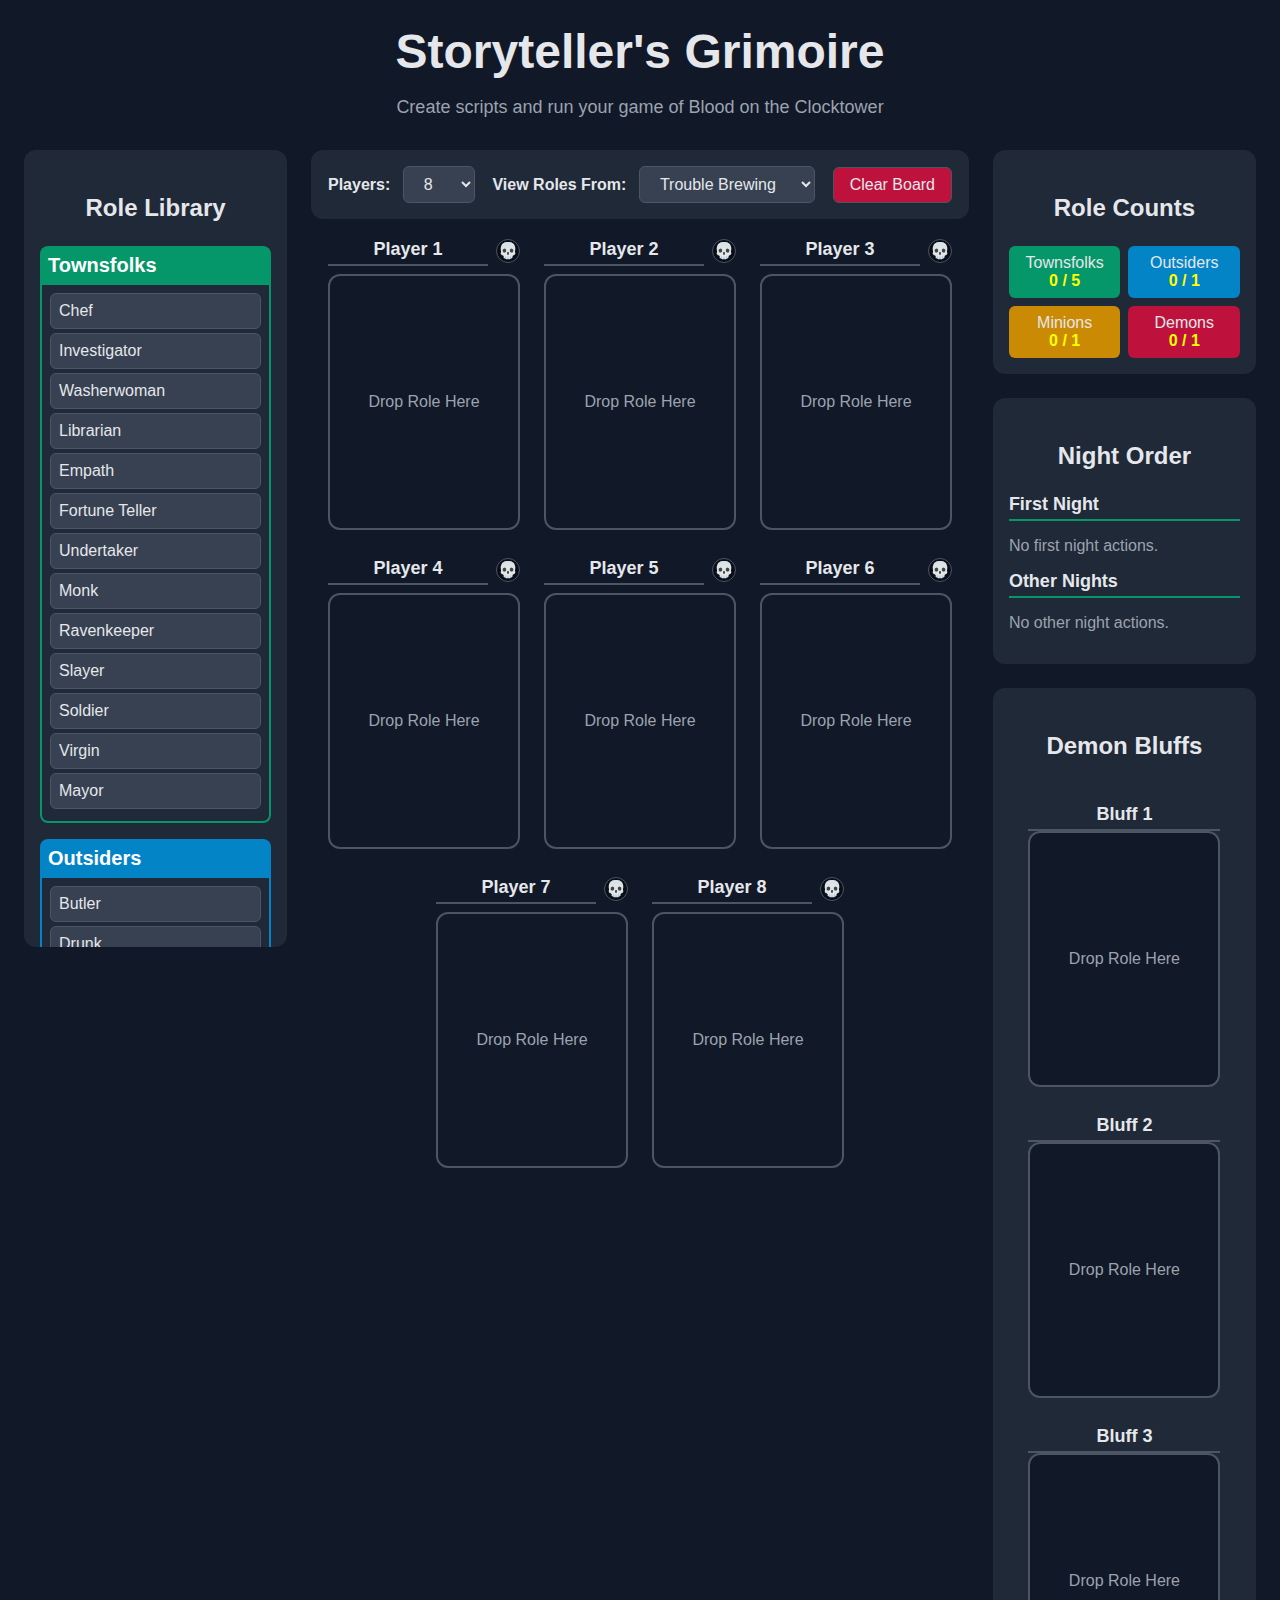
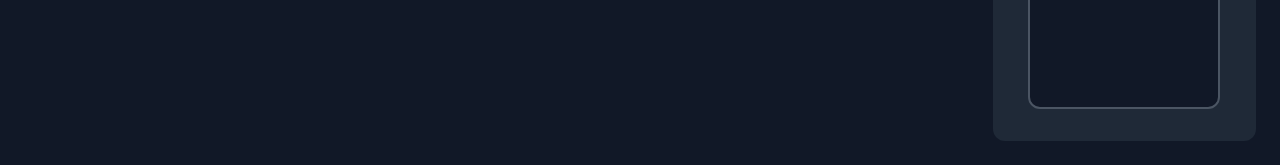
<file: BOTC.html>
<!DOCTYPE html>
<html lang="en">
<head>
    <meta charset="UTF-8">
    <meta name="viewport" content="width=device-width, initial-scale=1.0">
    <title>BOCT Grimoire</title>
    <style>
        /* General Setup */
        :root {
            --bg-dark: #111827;
            --bg-med: #1f2937;
            --bg-light: #374151;
            --text-light: #e5e7eb;
            --text-med: #9ca3af;
            --border-color: #4b5563;
            --townsfolk: #059669;
            --outsider: #0284c7;
            --minion: #ca8a04;
            --demon: #be123c;
            --red: #be123c;
            --poison: #84cc16; /* Lime green for poison */
            --yellow: #ca8a04;
        }
        body {
            background-color: var(--bg-dark);
            color: var(--text-light);
            font-family: -apple-system, BlinkMacSystemFont, "Segoe UI", Roboto, Helvetica, Arial, sans-serif;
            margin: 0;
            padding: 1.5rem;
        }
        body.dragging-token {
             cursor: grabbing;
        }

        /* Layout */
        .container {
            max-width: 1400px;
            margin: auto;
        }
        .main-layout {
            display: grid;
            grid-template-columns: 1fr;
            gap: 1.5rem;
        }
        @media (min-width: 1024px) {
            .main-layout {
                grid-template-columns: 1fr 2.5fr 1fr;
            }
        }

        /* Header */
        header {
            text-align: center;
            margin-bottom: 2rem;
        }
        header h1 {
            font-size: 3rem;
            font-weight: 800;
            margin: 0;
        }
        header p {
            color: var(--text-med);
            font-size: 1.125rem;
        }

        /* Panels */
        .panel {
            background-color: var(--bg-med);
            border-radius: 0.75rem;
            padding: 1rem;
        }
        #center-panel {
            position: relative; /* For SVG overlay */
        }
        #right-column {
            display: flex;
            flex-direction: column;
            gap: 1.5rem;
        }
        .panel-title {
            font-size: 1.5rem;
            font-weight: bold;
            text-align: center;
            margin-bottom: 1rem;
            padding: 0.5rem 0;
        }

        /* Role Library */
        #role-library-container {
            max-height: 85vh;
            overflow-y: auto;
        }
        .role-group h3 {
            font-size: 1.25rem;
            font-weight: bold;
            padding: 0.5rem;
            border-radius: 0.5rem 0.5rem 0 0;
            margin: 1rem 0 0 0;
            color: white;
        }
        .role-group-body {
            padding: 0.5rem;
            border: 2px solid;
            border-top: none;
            border-radius: 0 0 0.5rem 0.5rem;
        }
        .role-card-small {
            padding: 0.5rem;
            border: 1px solid var(--border-color);
            border-radius: 0.375rem;
            margin-bottom: 0.25rem;
            cursor: grab;
            background-color: var(--bg-light);
        }
        .role-card-small:active { cursor: grabbing; }

        /* Color Themes */
        .townsfolk-header { background-color: var(--townsfolk); }
        .townsfolk-body { border-color: var(--townsfolk); }
        .townsfolk-card { border-color: var(--townsfolk); }
        .outsider-header { background-color: var(--outsider); }
        .outsider-body { border-color: var(--outsider); }
        .outsider-card { border-color: var(--outsider); }
        .minion-header { background-color: var(--minion); }
        .minion-body { border-color: var(--minion); }
        .minion-card { border-color: var(--minion); }
        .demon-header { background-color: var(--demon); }
        .demon-body { border-color: var(--demon); }
        .demon-card { border-color: var(--demon); }

        /* Player Table */
        .player-rows-container {
            display: flex;
            flex-wrap: wrap;
            justify-content: center;
            gap: 1.5rem;
            padding: 1rem;
        }
        .player-spot, .bluff-spot {
            width: 192px; /* Card width */
            transition: box-shadow 0.2s;
            position: relative;
        }
        .player-spot.drag-over {
            box-shadow: 0 0 20px 5px var(--townsfolk);
            border-radius: 0.75rem;
        }
        .player-header {
            display: flex;
            align-items: center;
            gap: 0.5rem;
            margin-bottom: 0.5rem;
        }
        .player-name-input {
            width: 100%;
            background: transparent;
            border: none;
            border-bottom: 2px solid var(--border-color);
            color: var(--text-light);
            font-size: 1.125rem;
            font-weight: bold;
            text-align: center;
            padding: 0.25rem;
            box-sizing: border-box;
            flex-grow: 1;
        }
        .player-name-input:focus {
            outline: none;
            border-bottom-color: var(--townsfolk);
        }
        .player-card {
            width: 192px;
            height: 256px;
            border: 2px solid var(--border-color);
            background-color: var(--bg-dark);
            border-radius: 0.75rem;
            padding: 0.75rem;
            display: flex;
            flex-direction: column;
            justify-content: space-between;
            box-sizing: border-box;
            position: relative;
        }
        .player-card.dead {
            filter: grayscale(1) opacity(0.5);
            border-color: var(--red);
        }
        .player-card-placeholder {
            display: flex;
            align-items: center;
            justify-content: center;
            color: var(--text-med);
            height: 100%;
        }
        .player-card-header {
            font-size: 1.125rem;
            font-weight: 800;
            text-align: center;
            border-bottom: 2px solid;
            padding-bottom: 0.25rem;
            margin-bottom: 0.5rem;
        }
        .player-card-header .thinker-indicator {
            font-size: 0.8rem;
            font-style: italic;
            color: var(--text-med);
        }
        .player-card-ability {
            font-size: 0.875rem;
            flex-grow: 1;
            overflow: hidden;
        }
        .player-card-type {
            font-size: 0.75rem;
            font-weight: 600;
            text-align: center;
            text-transform: uppercase;
        }

        /* Card Tokens */
        .source-tokens-container {
            display: flex;
            gap: 0.5rem;
            height: 28px;
            justify-content: center;
            align-items: center;
            margin-top: 0.5rem;
        }
        .card-token {
            width: 28px;
            height: 28px;
            border-radius: 50%;
            display: flex;
            align-items: center;
            justify-content: center;
            font-size: 18px;
            cursor: grab;
            background-color: var(--bg-light);
            border: 1px solid var(--border-color);
            transition: all 0.2s;
            box-sizing: border-box;
        }
        .card-token:active {
            cursor: grabbing;
        }
        .card-token.used {
            opacity: 0.4;
        }
        .card-token.received-token {
             position: absolute;
             width: 24px;
             height: 24px;
             font-size: 14px;
             z-index: 12;
             cursor: pointer;
        }


        /* Controls */
        #table-controls {
            display: flex;
            justify-content: space-around;
            align-items: center;
            flex-wrap: wrap;
            gap: 1rem;
        }
        #table-controls label { font-weight: bold; margin-right: 0.5rem; }
        #table-controls select, #table-controls button {
            background-color: var(--bg-light);
            color: var(--text-light);
            padding: 0.5rem 1rem;
            border-radius: 0.375rem;
            border: 1px solid var(--border-color);
            font-size: 1rem;
        }
        #table-controls button { cursor: pointer; background-color: var(--red); }
        #table-controls button:hover { opacity: 0.9; }
        
        /* Night Order & Bluffs */
        #night-order-panel, #demon-bluffs-panel, #role-counts-panel {
             height: fit-content;
        }
        .night-order-list {
            list-style-type: decimal;
            list-style-position: inside;
            padding-left: 0;
            margin: 0;
        }
        .night-order-list li {
            margin-bottom: 0.25rem;
        }
        .night-order-list span {
            color: var(--text-med);
        }
        .night-order-section h3 {
            font-size: 1.125rem;
            font-weight: 600;
            border-bottom: 2px solid var(--townsfolk);
            padding-bottom: 0.25rem;
            margin: 1rem 0 0.5rem 0;
        }

        /* Notes & Visual Links Feature */
        .notes-btn, .death-toggle-btn {
            position: absolute;
            width: 28px;
            height: 28px;
            background-color: rgba(0,0,0,0.4);
            border-radius: 50%;
            border: 1px solid var(--border-color);
            cursor: pointer;
            z-index: 10;
            display: flex;
            align-items: center;
            justify-content: center;
            font-size: 18px; /* For Emojis */
            color: var(--text-med);
        }
        .notes-btn { 
            top: 8px; 
            right: 8px;
            font-size: 16px; 
        }
        .notes-btn.has-notes { 
            color: var(--townsfolk); 
        }
        .death-toggle-btn {
            position: relative;
            width: 24px;
            height: 24px;
            font-size: 16px;
        }
        .death-toggle-btn.is-dead {
            background-color: var(--red);
            border-color: var(--red);
            color: white;
        }

        #notes-modal-backdrop {
            position: fixed;
            top: 0;
            left: 0;
            width: 100vw;
            height: 100vh;
            background-color: rgba(0, 0, 0, 0.7);
            z-index: 99;
            display: flex;
            align-items: center;
            justify-content: center;
        }
        #notes-modal {
            background-color: var(--bg-med);
            padding: 2rem;
            border-radius: 0.75rem;
            width: 90%;
            max-width: 500px;
            border: 1px solid var(--border-color);
        }
        #notes-modal h2 {
            margin-top: 0;
            text-align: center;
        }
        #notes-modal-textarea {
            width: 100%;
            height: 150px;
            background-color: var(--bg-dark);
            border: 1px solid var(--border-color);
            color: var(--text-light);
            padding: 0.5rem;
            border-radius: 0.375rem;
            box-sizing: border-box;
            font-size: 1rem;
        }
        .notes-modal-actions {
            display: flex;
            justify-content: flex-end;
            gap: 1rem;
            margin-top: 1rem;
        }
        .hidden {
            display: none !important;
        }
        #visual-links-svg {
            position: absolute;
            top: 0;
            left: 0;
            width: 100%;
            height: 100%;
            pointer-events: none;
            z-index: 5;
            overflow: visible;
        }
        
        .linker-line {
             stroke-width: 3;
        }

        /* Role Counts */
        .role-count-grid {
            display: grid;
            grid-template-columns: repeat(2, 1fr);
            gap: 0.5rem;
            text-align: center;
        }
        .role-count-grid div {
            padding: 0.5rem;
            border-radius: 0.375rem;
        }
        .role-count-grid div[style*="--townsfolk"] { background-color: var(--townsfolk); }
        .role-count-grid div[style*="--outsider"] { background-color: var(--outsider); }
        .role-count-grid div[style*="--minion"] { background-color: var(--minion); }
        .role-count-grid div[style*="--demon"] { background-color: var(--demon); }
        
        .role-count-value {
            font-weight: bold;
            padding: 0 0.25rem;
        }
        .count-ok { color: lightgreen; }
        .count-under { color: yellow; }
        .count-over { color: #ff8a8a; }

    </style>
</head>
<body>

    <div class="container">
        <header>
            <h1>Storyteller's Grimoire</h1>
            <p>Create scripts and run your game of Blood on the Clocktower</p>
        </header>

        <main id="app-container" class="main-layout">
            <div id="role-library-container" class="panel">
                <h2 class="panel-title">Role Library</h2>
                <div id="role-library-content"></div>
            </div>

            <div id="center-panel">
                <div id="table-controls" class="panel"></div>
                <div id="table-container" class="player-rows-container"></div>
                <svg id="visual-links-svg">
                    <defs></defs>
                </svg>
            </div>

            <div id="right-column">
                <div id="role-counts-panel" class="panel">
                    <h2 class="panel-title">Role Counts</h2>
                    <div id="role-counts-content"></div>
                </div>
                <div id="night-order-panel" class="panel">
                    <h2 class="panel-title">Night Order</h2>
                    <div id="night-order-content"></div>
                </div>
                <div id="demon-bluffs-panel" class="panel">
                    <h2 class="panel-title">Demon Bluffs</h2>
                    <div id="demon-bluffs-content" class="player-rows-container"></div>
                </div>
            </div>
        </main>
    </div>

    <div id="notes-modal-backdrop" class="hidden">
        <div id="notes-modal">
            <h2 id="notes-modal-title"></h2>
            <textarea id="notes-modal-textarea"></textarea>
            <div class="notes-modal-actions">
                <button id="notes-modal-cancel">Cancel</button>
                <button id="notes-modal-save" class="townsfolk-header">Save</button>
            </div>
        </div>
    </div>

    <script>
        // --- DATA STORE ---
        const ROLES = {
            chef: { id: 'chef', name: 'Chef', type: 'Townsfolk', script: 'tb', firstNight: 10, ability: "On the first night, you learn how many pairs of evil players are sat next to each other." },
            investigator: { id: 'investigator', name: 'Investigator', type: 'Townsfolk', script: 'tb', firstNight: 9, ability: "On the first night, you learn that one of two players is a specific Minion." },
            washerwoman: { id: 'washerwoman', name: 'Washerwoman', type: 'Townsfolk', script: 'tb', firstNight: 7, ability: "On the first night, you learn that one of two players is a specific Townsfolk." },
            librarian: { id: 'librarian', name: 'Librarian', type: 'Townsfolk', script: 'tb', firstNight: 8, ability: "On the first night, you learn that 1 of 2 players is a particular Outsider. (Or that zero are in play.)" },
            empath: { id: 'empath', name: 'Empath', type: 'Townsfolk', script: 'tb', firstNight: 11, otherNight: 8, ability: "Each night, you learn how many of your 2 alive neighbors are evil." },
            fortune_teller: { id: 'fortune_teller', name: 'Fortune Teller', type: 'Townsfolk', script: 'tb', firstNight: 7, otherNight: 7, ability: "Each night, pick 2 players. You learn if either is a Demon. One good player registers as a Demon to you." },
            undertaker: { id: 'undertaker', name: 'Undertaker', type: 'Townsfolk', script: 'tb', otherNight: 5, ability: "Each night*, you learn which character was executed today." },
            monk: { id: 'monk', name: 'Monk', type: 'Townsfolk', script: 'tb', otherNight: 2, ability: "Each night*, you may protect one player (not yourself) from the Demon." },
            ravenkeeper: { id: 'ravenkeeper', name: 'Ravenkeeper', type: 'Townsfolk', script: 'tb', ability: "If you die at night, you are woken to choose a player, you learn their character." },
            slayer: { id: 'slayer', name: 'Slayer', type: 'Townsfolk', script: 'tb', ability: "Once per game, you may publicly choose a player. If they are the Demon, they die." },
            soldier: { id: 'soldier', name: 'Soldier', type: 'Townsfolk', script: 'tb', ability: "You are safe from the Demon's night ability." },
            virgin: { id: 'virgin', name: 'Virgin', type: 'Townsfolk', script: 'tb', ability: "The first time you are nominated by a Townsfolk, they are executed immediately." },
            mayor: { id: 'mayor', name: 'Mayor', type: 'Townsfolk', script: 'tb', ability: "If only 3 players are alive and no one is executed, your team wins. A different player might die instead of you at night." },
            butler: { id: 'butler', name: 'Butler', type: 'Outsider', script: 'tb', otherNight: 9, ability: "Each night, choose a player. Tomorrow, you may only vote if they do." },
            drunk: { id: 'drunk', name: 'Drunk', type: 'Outsider', script: 'tb', ability: "You do not know you are the Drunk. You think you are a Townsfolk, but you are not. Your ability is non-functional." },
            recluse: { id: 'recluse', name: 'Recluse', type: 'Outsider', script: 'tb', ability: "You might register as evil, as a Minion, or as a Demon, even if dead." },
            saint: { id: 'saint', name: 'Saint', type: 'Outsider', script: 'tb', ability: "If you die by execution, your team loses." },
            poisoner: { id: 'poisoner', name: 'Poisoner', type: 'Minion', script: 'tb', firstNight: 1, otherNight: 1, ability: "Each night, choose a player. They are poisoned for the night and following day." },
            spy: { id: 'spy', name: 'Spy', type: 'Minion', script: 'tb', firstNight: 2, otherNight: 3, ability: "Each night, you see the Grimoire. You might register as a good character to some players." },
            scarlet_woman: { id: 'scarlet_woman', name: 'Scarlet Woman', type: 'Minion', script: 'tb', ability: "If the Demon dies and there are 5 or more players alive, you become the Demon." },
            baron: { id: 'baron', name: 'Baron', type: 'Minion', script: 'tb', ability: "Setup: There are extra Outsiders in play. [+2 Outsiders, -2 Townsfolk]" },
            imp: { id: 'imp', name: 'Imp', type: 'Demon', script: 'tb', otherNight: 4, ability: "Each night, choose a player. They die. If you kill yourself, a minion becomes the Imp." },
            chambermaid: { id: 'chambermaid', name: 'Chambermaid', type: 'Townsfolk', script: 'bmr', firstNight: 15, otherNight: 15, ability: "Each night, choose 2 alive players (not yourself): you learn how many woke tonight due to their ability." },
            exorcist: { id: 'exorcist', name: 'Exorcist', type: 'Townsfolk', script: 'bmr', otherNight: 2, ability: "Each night*, choose a player. If they are the Demon, they do not act tonight, and the Demon learns who you are." },
            innkeeper: { id: 'innkeeper', name: 'Innkeeper', type: 'Townsfolk', script: 'bmr', otherNight: 3, ability: "Each night*, choose 2 players. They can't die tonight, but one is drunk." },
            grandmother: { id: 'grandmother', name: 'Grandmother', type: 'Townsfolk', script: 'bmr', ability: "You start knowing a good player & their character. If the Demon kills them, you die too." },
            gambler: { id: 'gambler', name: 'Gambler', type: 'Townsfolk', script: 'bmr', otherNight: 4, ability: "Each night*, choose a player and a character. If you are wrong, you die." },
            gossip: { id: 'gossip', name: 'Gossip', type: 'Townsfolk', script: 'bmr', ability: "Each day, you may make a public statement. If it's true, a player dies tonight." },
            courtier: { id: 'courtier', name: 'Courtier', type: 'Townsfolk', script: 'bmr', firstNight: 1, otherNight: 1, ability: "Once per game at night, choose a character. They are drunk for 3 days & nights." },
            professor: { id: 'professor', name: 'Professor', type: 'Townsfolk', script: 'bmr', ability: "Once per game at night*, choose a dead Townsfolk. They are resurrected." },
            minstrel: { id: 'minstrel', name: 'Minstrel', type: 'Townsfolk', script: 'bmr', ability: "When a Minion dies by execution, all players (except Travellers) are drunk until dusk tomorrow." },
            sailor: { id: 'sailor', name: 'Sailor', type: 'Townsfolk', script: 'bmr', firstNight: 1, otherNight: 1, ability: "Each night, choose an alive player: either you or they are drunk until dusk. You can't die if sober." },
            tea_lady: { id: 'tea_lady', name: 'Tea Lady', type: 'Townsfolk', script: 'bmr', ability: "If both your alive neighbors are good, they cannot die." },
            pacifist: { id: 'pacifist', name: 'Pacifist', type: 'Townsfolk', script: 'bmr', ability: "Executed good players might not die." },
            fool: { id: 'fool', name: 'Fool', type: 'Townsfolk', script: 'bmr', ability: "The first time you die, you don't." },
            tinker: { id: 'tinker', name: 'Tinker', type: 'Outsider', script: 'bmr', ability: "You might die at any time, for any reason." },
            moonchild: { id: 'moonchild', name: 'Moonchild', type: 'Outsider', script: 'bmr', onDeath: true, ability: "When you learn you died, publicly choose a player. Tonight, if they are good, they die." },
            goon: { id: 'goon', name: 'Goon', type: 'Outsider', script: 'bmr', ability: "Each night, the first player who targets you with their ability is drunk. You become their alignment." },
            lunatic: { id: 'lunatic', name: 'Lunatic', type: 'Outsider', script: 'bmr', ability: "You think you are a Demon, but you aren't. The Demon knows who you are." },
            godfather: { id: 'godfather', name: 'Godfather', type: 'Minion', script: 'bmr', firstNight: 2, ability: "You start knowing which Outsiders are in play. If an Outsider dies by execution, you may choose a player to die tonight." },
            devils_advocate: { id: 'devils_advocate', name: 'Devil\'s Advocate', type: 'Minion', script: 'bmr', firstNight: 5 ,otherNight: 5, ability: "Each night, choose a living player. If they are executed tomorrow, they don't die." },
            assassin: { id: 'assassin', name: 'Assassin', type: 'Minion', otherNight: 6 ,script: 'bmr', ability: "Once per game, at night, choose a player: they die, even if for some reason they could not." },
            mastermind: { id: 'mastermind', name: 'Mastermind', type: 'Minion', script: 'bmr', ability: "If the Demon dies by execution, the game continues for one more day. If a player is executed on that day, their team loses." },
            zombuul: { id: 'zombuul', name: 'Zombuul', type: 'Demon', script: 'bmr', otherNight: 6, ability: "Each night*, if no one died today, choose a player: they die. The 1st time you die, you live but register as dead." },
            pukka: { id: 'pukka', name: 'Pukka', type: 'Demon', script: 'bmr', otherNight: 7, ability: "Each night, choose a player. They are poisoned. The previously poisoned player dies." },
            shabaloth: { id: 'shabaloth', name: 'Shabaloth', type: 'Demon', script: 'bmr', otherNight: 8, ability: "Each night*, choose 2 players. They die. A dead player you chose last night might be regurgitated." },
            po: { id: 'po', name: 'Po', type: 'Demon', script: 'bmr', otherNight: 9, ability: "Each night*, you may choose a player, they die. If you chose no one last night, choose 3 tonight." },
            clockmaker: { id: 'clockmaker', name: 'Clockmaker', type: 'Townsfolk', script: 'sv', firstNight: 1, ability: "On the first night, you learn how many steps away the Demon is from their nearest Minion." },
            dreamer: { id: 'dreamer', name: 'Dreamer', type: 'Townsfolk', script: 'sv', otherNight: 1, ability: "Each night, choose a player. You learn one good and one evil character; one of them is the chosen player's." },
            snake_charmer: { id: 'snake_charmer', name: 'Snake Charmer', type: 'Townsfolk', script: 'sv', firstNight: 2, otherNight: 2, ability: "Each night, choose a living player. If they are the Demon, you swap characters and alignments. They are then poisoned." },
            mathematician: { id: 'mathematician', name: 'Mathematician', type: 'Townsfolk', script: 'sv', otherNight: 3, ability: "Each night, you learn how many players' abilities malfunctioned today." },
            flowergirl: { id: 'flowergirl', name: 'Flowergirl', type: 'Townsfolk', script: 'sv', otherNight: 4, ability: "Each night*, you learn if a Demon voted today." },
            town_crier: { id: 'town_crier', name: 'Town Crier', type: 'Townsfolk', script: 'sv', otherNight: 5, ability: "Each night*, you learn if a Minion nominated today." },
            oracle: { id: 'oracle', name: 'Oracle', type: 'Townsfolk', script: 'sv', otherNight: 6, ability: "Each night*, you learn how many dead players are evil." },
            savant: { id: 'savant', name: 'Savant', type: 'Townsfolk', script: 'sv', ability: "Each day, you may ask the Storyteller for 2 statements. One is true, one is false." },
            seamstress: { id: 'seamstress', name: 'Seamstress', type: 'Townsfolk', firstNight: 15, otherNight: 15, script: 'sv', ability: "Once per game at night, choose 2 players. You learn if they are the same alignment." },
            philosopher: { id: 'philosopher', name: 'Philosopher', type: 'Townsfolk', firstNight: 15, otherNight: 15, script: 'sv', ability: "Once per game, at night, choose a good character: gain that ability. If this character is in play, they are drunk." },
            artist: { id: 'artist', name: 'Artist', type: 'Townsfolk', script: 'sv', ability: "Once per game during the day, you may ask the Storyteller a private 'yes' or 'no' question." },
            juggler: { id: 'juggler', name: 'Juggler', type: 'Townsfolk', script: 'sv', ability: "On your first day, you may publicly guess up to 5 players' characters. For each correct guess, you learn it is correct." },
            sage: { id: 'sage', name: 'Sage', type: 'Townsfolk', script: 'sv', onDeath: true, ability: "If you die while the Demon is one of your neighbors, you learn they are the Demon." },
            mutant: { id: 'mutant', name: 'Mutant', type: 'Outsider', script: 'sv', ability: "If you are 'mad' about being an Outsider, you might be executed." },
            sweetheart: { id: 'sweetheart', name: 'Sweetheart', type: 'Outsider', script: 'sv', onDeath: true, ability: "When you die, one player becomes drunk." },
            barber: { id: 'barber', name: 'Barber', type: 'Outsider', script: 'sv', onDeath: true, ability: "If you died today or tonight, the Demon may choose 2 players (not another Demon) to swap characters." },
            klutz: { id: 'klutz', name: 'Klutz', type: 'Outsider', script: 'sv', ability: "When you learn that you died, publicly choose 1 alive player: if they are evil, your team loses." },
            evil_twin: { id: 'evil_twin', name: 'Evil Twin', type: 'Minion', script: 'sv', ability: "You & an opposing player know each other. If the good player is executed, evil wins. Good can't win if you both live." },
            witch: { id: 'witch', name: 'Witch', type: 'Minion', script: 'sv', firstNight: 7, otherNight: 7, ability: "Each night, choose a player. If they nominate tomorrow, they die." },
            cerenovus: { id: 'cerenovus', name: 'Cerenovus', type: 'Minion', script: 'sv', firstNight: 8, otherNight: 8, ability: "Each night, choose a player & a good character: they are 'mad' they are this character tomorrow, or might be executed." },
            pit_hag: { id: 'pit_hag', name: 'Pit-Hag', type: 'Minion', script: 'sv', otherNight: 9, ability: "Each night*, choose a player & a character they become (if not in play). If a Demon is made, deaths tonight are arbitrary." },
            fang_gu: { id: 'fang_gu', name: 'Fang Gu', type: 'Demon', script: 'sv', otherNight: 10, ability: "Each night*, choose a player: they die. The 1st Outsider this kills becomes an evil Fang Gu & you die instead. [+1 Outsider]" },
            vortox: { id: 'vortox', name: 'Vortox', type: 'Demon', script: 'sv', otherNight: 11, ability: "Each night*, choose a player: they die. Townsfolk abilities yield false info. Each day, if no-one is executed, evil wins." },
            no_dashii: { id: 'no_dashii', name: 'No-Dashii', type: 'Demon', script: 'sv', otherNight: 12, ability: "Each night*, choose a player: they die. Your 2 Townsfolk neighbors are poisoned." },
            vigormortis: { id: 'vigormortis', name: 'Vigormortis', type: 'Demon', script: 'sv', otherNight: 13, ability: "Each night*, choose a player: they die. Minions you kill keep their ability & poison 1 Townsfolk neighbor. [-1 Outsider]" },
        };
        const SCRIPTS = {
            tb: { name: "Trouble Brewing", roles: ['chef', 'investigator', 'washerwoman', 'librarian', 'empath', 'fortune_teller', 'undertaker', 'monk', 'ravenkeeper', 'slayer', 'soldier', 'virgin', 'mayor', 'butler', 'drunk', 'recluse', 'saint', 'poisoner', 'spy', 'scarlet_woman', 'baron', 'imp'] },
            bmr: { name: "Bad Moon Rising", roles: ['chambermaid', 'exorcist', 'innkeeper', 'grandmother','gambler', 'gossip', 'courtier', 'professor', 'minstrel', 'sailor', 'tea_lady', 'pacifist', 'fool', 'tinker', 'moonchild', 'goon', 'lunatic', 'godfather', 'devils_advocate', 'assassin', 'mastermind', 'zombuul', 'pukka', 'shabaloth', 'po'] },
            sv: { name: "Sects & Violets", roles: ['clockmaker', 'dreamer', 'snake_charmer', 'mathematician', 'flowergirl', 'town_crier', 'oracle', 'savant', 'seamstress', 'philosopher', 'artist', 'juggler', 'sage', 'mutant', 'sweetheart', 'barber', 'klutz', 'evil_twin', 'witch', 'cerenovus', 'pit_hag', 'fang_gu', 'vortox', 'no_dashii', 'vigormortis'] },
            catfishing: { name: "Catfishing", roles: ['chef', 'empath', 'fortune_teller', 'flowergirl', 'town_crier', 'ravenkeeper', 'slayer', 'philosopher', 'artist', 'juggler', 'sage', 'recluse', 'lunatic', 'sweetheart', 'spy', 'poisoner', 'pit_hag', 'fang_gu', 'vortox'] },
            laissez_faire: { name: "Laissez-faire", roles: ['chambermaid', 'courtier', 'exorcist', 'fool', 'gossip', 'innkeeper', 'minstrel', 'pacifist', 'professor', 'tea_lady', 'goon', 'moonchild', 'tinker', 'assassin', 'godfather', 'mastermind', 'pukka', 'shabaloth', 'zombuul'] },
        };
        const ROLE_TYPES = ['Townsfolk', 'Outsider', 'Minion', 'Demon'];
        const RECOMMENDED_COUNTS = {
            5: { "Townsfolks": 3, "Outsiders": 0, "Minions": 1, "Demons": 1 },
            6: { "Townsfolks": 3, "Outsiders": 1, "Minions": 1, "Demons": 1 },
            7: { "Townsfolks": 5, "Outsiders": 0, "Minions": 1, "Demons": 1 },
            8: { "Townsfolks": 5, "Outsiders": 1, "Minions": 1, "Demons": 1 },
            9: { "Townsfolks": 5, "Outsiders": 2, "Minions": 1, "Demons": 1 },
            10: { "Townsfolks": 7, "Outsiders": 0, "Minions": 2, "Demons": 1 },
            11: { "Townsfolks": 7, "Outsiders": 1, "Minions": 2, "Demons": 1 },
            12: { "Townsfolks": 7, "Outsiders": 2, "Minions": 2, "Demons": 1 },
            13: { "Townsfolks": 9, "Outsiders": 0, "Minions": 3, "Demons": 1 },
            14: { "Townsfolks": 9, "Outsiders": 1, "Minions": 3, "Demons": 1 },
            15: { "Townsfolks": 9, "Outsiders": 2, "Minions": 3, "Demons": 1 }
        };

        // Configuration for roles that think they are another role
        const THINKER_ROLES = {
            drunk: { id: 'drunk', name: 'Drunk', thinksAs: ['Townsfolk'] },
            lunatic: { id: 'lunatic', name: 'Lunatic', thinksAs: ['Demon'] },
            philosopher: { id: 'philosopher', name: 'Philosopher', thinksAs: ['Townsfolk'] },
        };

        // Configuration for roles that create visual links to other players via tokens
        const LINKER_ROLES = {
            monk: { tokens: [{ id: 'monk-protect', icon: '🛡️', color: 'white', max: 1 }] },
            butler: { tokens: [{ id: 'butler-master', icon: '👑', color: 'var(--outsider)', max: 1 }] },
            poisoner: { tokens: [{ id: 'poisoner-poison', icon: '☠️', color: 'var(--poison)', max: 1 }] },
            grandmother: { tokens: [{ id: 'grandmother-child', icon: '👶', color: 'var(--townsfolk)', max: 1 }] },
            sailor: { tokens: [{ id: 'sailor-drunk', icon: '🍻', color: 'var(--townsfolk)', max: 1 }] },
            innkeeper: {
                tokens: [
                    { id: 'innkeeper-protect', icon: '🛡️', color: 'white', max: 2 },
                    { id: 'innkeeper-drunk', icon: '🍻', color: 'var(--yellow)', max: 1 }
                ]
            },
            courtier: { tokens: [{ id: 'courtier-drunk', icon: '🍻', color: 'var(--townsfolk)', max: 1 }] },
            tea_lady: { tokens: [{ id: 'tea_lady-protect', icon: '🛡️', color: 'white', max: 2 }] },
            moonchild: { tokens: [{ id: 'moonchild-curse', icon: '🌙', color: 'var(--outsider)', max: 1 }] },
            goon: { tokens: [{ id: 'goon-drunk', icon: '🍻', color: 'var(--outsider)', max: 1 }] },
            devils_advocate: { tokens: [{ id: 'devils_advocate-protect', icon: '🛡️', color: 'white', max: 1 }] },
            pukka: { tokens: [{ id: 'pukka-poison', icon: '☠️', color: 'var(--poison)', max: 1 }] },
            shabaloth: { tokens: [{ id: 'shabaloth-eaten', icon: '🍽️', color: 'var(--demon)', max: 2 }] },
            snake_charmer: { tokens: [{ id: 'snake_charmer-swap', icon: '🍻', color: 'var(--townsfolk)', max: 1 }] },
            mathematician: { tokens: [{ id: 'mathematician-malfunction', icon: '❓', color: 'var(--townsfolk)', max: 5 }] },
            philosopher: { tokens: [{ id: 'philosopher-drunk', icon: '🍻', color: 'var(--townsfolk)', max: 1 }] },
            sweetheart: { tokens: [{ id: 'sweetheart-drunk', icon: '🍻', color: 'var(--outsider)', max: 1 }] },
            barber: { tokens: [{ id: 'barber-haircut', icon: '✂️', color: 'var(--outsider)', max: 1 }] },
            evil_twin: { tokens: [{ id: 'evil_twin-twin', icon: '👯', color: 'var(--minion)', max: 1 }] },
            witch: { tokens: [{ id: 'witch-curse', icon: '🧙‍♀️', color: 'var(--minion)', max: 1 }] },
            cerenovus: { tokens: [{ id: 'cerenovus-mad', icon: '😵', color: 'var(--minion)', max: 1 }] },
            no_dashii: { tokens: [{ id: 'no_dashii-poison', icon: '☠️', color: 'var(--poison)', max: 2 }] },
            vigormortis: { tokens: [{ id: 'vigormortis-poison', icon: '☠️', color: 'var(--poison)', max: 1 }] },
        };

        // --- APPLICATION STATE ---
        let state = {
            playerCount: 8,
            players: [],
            bluffs: [
                { id: 'bluff-1', role: null, notes: '' },
                { id: 'bluff-2', role: null, notes: '' },
                { id: 'bluff-3', role: null, notes: '' },
            ],
            activeScriptId: 'tb',
            notesModal: {
                isOpen: false,
                entityId: null,
            },
        };

        // --- RENDER & LOGIC FUNCTIONS ---

        function renderApp() {
            renderControls();
            renderTable();
            renderRoleLibrary();
            renderNightOrder();
            renderDemonBluffs();
            // A brief delay to ensure DOM elements are painted before drawing SVG
            setTimeout(renderVisualLinks, 0); 
            renderRoleCounts();
            attachAllEventListeners();
        }
        
        function initializeApp(playerCount) {
            const newPlayers = [];
            for (let i = 0; i < playerCount; i++) {
                const existingPlayer = state.players.find(p => p.id === i);
                newPlayers.push({
                    id: i,
                    name: existingPlayer ? existingPlayer.name : `Player ${i + 1}`,
                    role: existingPlayer ? existingPlayer.role : null,
                    thinksRole: existingPlayer ? existingPlayer.thinksRole : null,
                    status: 'alive',
                    notes: existingPlayer ? existingPlayer.notes : '',
                    links: existingPlayer ? existingPlayer.links : {},
                });
            }
            state.playerCount = playerCount;
            state.players = newPlayers;
            renderApp();
        }

        function renderControls() {
            const container = document.getElementById('table-controls');
            container.innerHTML = `
                <div>
                    <label for="player-count">Players:</label>
                    <select id="player-count">
                        ${[...Array(11).keys()].map(i => `<option value="${i+5}" ${state.playerCount === i+5 ? 'selected' : ''}>${i+5}</option>`).join('')}
                    </select>
                </div>
                <div>
                    <label for="script-select">View Roles From:</label>
                    <select id="script-select">
                        <option value="all" ${state.activeScriptId === 'all' ? 'selected' : ''}>All Roles</option>
                        ${Object.keys(SCRIPTS).map(id => `<option value="${id}" ${state.activeScriptId === id ? 'selected' : ''}>${SCRIPTS[id].name}</option>`).join('')}
                    </select>
                </div>
                <button id="clear-board-btn">Clear Board</button>
            `;
        }
        
        function renderTable() {
            const container = document.getElementById('table-container');
            container.innerHTML = state.players.map(player => `
                <div class="player-spot" data-player-id="${player.id}">
                    <div class="player-header">
                        <input type="text" class="player-name-input" data-player-id="${player.id}" value="${player.name}" placeholder="Player ${player.id + 1}">
                        <button class="death-toggle-btn ${player.status === 'dead' ? 'is-dead' : ''}" data-player-id="${player.id}" title="Toggle Dead/Alive">
                             💀
                        </button>
                    </div>
                    ${getCardHTML(player)}
                </div>
            `).join('');
        }
        
        function renderDemonBluffs() {
            const container = document.getElementById('demon-bluffs-content');
            container.innerHTML = state.bluffs.map((bluff, index) => `
                <div class="bluff-spot" data-bluff-id="${bluff.id}">
                    <input type="text" class="player-name-input" value="Bluff ${index + 1}" readonly>
                    ${getCardHTML(bluff)}
                </div>
            `).join('');
        }

        function getCardHTML(entity) {
            const trueRole = entity.role;
            const thinksRole = entity.thinksRole;
            const displayRole = thinksRole || trueRole;

            if (!displayRole) {
                return `<div class="player-card"><div class="player-card-placeholder">Drop Role Here</div></div>`;
            }
            
            const typeClass = (trueRole ? trueRole.type : displayRole.type).toLowerCase() + '-card';
            const deadClass = entity.status === 'dead' ? 'dead' : '';
            const hasNotes = entity.notes && entity.notes.length > 0;
            const thinkerRole = trueRole && THINKER_ROLES[trueRole.id] ? trueRole : null;
            const thinkerIndicator = thinkerRole ? ` <span class="thinker-indicator">(${thinkerRole.name})</span>` : '';

            // --- RENDER TOKENS ---
            
            // 1. Render Source Tokens (at the bottom of the card)
            let sourceTokensHTML = '';
            const linkerConfig = LINKER_ROLES[displayRole.id];
            if (linkerConfig) {
                const sourceTokenElements = linkerConfig.tokens.flatMap(token => {
                    const existingLinks = entity.links[token.id] || [];
                    const availableTokens = token.max - existingLinks.length;
                    let elements = [];
                    
                    // Gray "used" tokens
                    existingLinks.forEach(link => {
                        elements.push(`<div class="card-token used" data-token-instance="${token.id}-${entity.id}-${link.targetId}-source" title="Linked to ${state.players.find(p => p.id === link.targetId)?.name}">${token.icon}</div>`);
                    });

                    // Draggable "available" tokens
                    for (let i = 0; i < availableTokens; i++) {
                        elements.push(`<div class="card-token" draggable="true" data-token-source-id="${entity.id}" data-token-id="${token.id}">${token.icon}</div>`);
                    }
                    return elements;
                }).join('');
                sourceTokensHTML = `<div class="source-tokens-container">${sourceTokenElements}</div>`;
            }

            // 2. Render Received Tokens (at their drop coordinates)
            let receivedTokensHTML = '';
            const receivedTokens = [];
            state.players.forEach(sourcePlayer => {
                 if (!sourcePlayer.role && !sourcePlayer.thinksRole) return;
                 for (const tokenId in sourcePlayer.links) {
                    const links = sourcePlayer.links[tokenId] || [];
                    links.forEach(link => {
                        if (link.targetId === entity.id) {
                            const sourceRoleId = sourcePlayer.role?.id || sourcePlayer.thinksRole?.id;
                            const tokenConfig = LINKER_ROLES[sourceRoleId]?.tokens.find(t => t.id === tokenId);
                            if (tokenConfig) {
                                receivedTokens.push({
                                    ...tokenConfig,
                                    sourceId: sourcePlayer.id,
                                    targetId: entity.id,
                                    x: link.x,
                                    y: link.y
                                });
                            }
                        }
                    });
                 }
            });

            if (receivedTokens.length > 0) {
                 receivedTokensHTML = receivedTokens.map(token => `
                    <div class="card-token received-token" 
                         data-token-instance="${token.id}-${token.sourceId}-${token.targetId}-target"
                         data-source-id="${token.sourceId}"
                         data-target-id="${token.targetId}"
                         data-token-id="${token.id}"
                         style="top: ${token.y}px; left: ${token.x}px;"
                         title="From ${state.players.find(p => p.id === token.sourceId).name}. Click to remove.">
                         ${token.icon}
                    </div>
                `).join('');
            }

            return `
                <div class="player-card ${typeClass} ${deadClass}">
                     ${receivedTokensHTML}
                     <button class="notes-btn ${hasNotes ? 'has-notes' : ''}" data-entity-id="${entity.id}" title="${entity.notes ? entity.notes.replace(/&/g, '&amp;').replace(/</g, '&lt;').replace(/>/g, '&gt;').replace(/"/g, '&quot;').replace(/'/g, '&#39;').replace(/\n/g, ' ') : ''}">
                        📝
                    </button>
                    <div>
                        <div class="player-card-header" style="border-color: var(--${(trueRole || displayRole).type.toLowerCase()});">${displayRole.name}${thinkerIndicator}</div>
                        <p class="player-card-ability">${displayRole.ability}</p>
                    </div>
                    ${sourceTokensHTML}
                    <p class="player-card-type">${(trueRole || displayRole).type}</p>
                </div>
            `;
        }

        function renderSvgDefs() {
            const defs = document.querySelector('#visual-links-svg defs');
            let markersHTML = '';
            for (const roleId in LINKER_ROLES) {
                LINKER_ROLES[roleId].tokens.forEach(token => {
                    markersHTML += `
                        <marker id="arrowhead-${token.id}" markerWidth="10" markerHeight="7" refX="10" refY="3.5" orient="auto">
                            <polygon points="0 0, 10 3.5, 0 7" fill="${token.color}" />
                        </marker>
                    `;
                });
            }
            defs.innerHTML = markersHTML;
        }
        
        function renderVisualLinks() {
            const svg = document.getElementById('visual-links-svg');
            const centerPanel = document.getElementById('center-panel');
            const panelRect = centerPanel.getBoundingClientRect();
            
            let linesHTML = svg.querySelector('defs').outerHTML;

            state.players.forEach(sourcePlayer => {
                for (const tokenId in sourcePlayer.links) {
                    const links = sourcePlayer.links[tokenId] || [];
                    const roleId = sourcePlayer.role?.id || sourcePlayer.thinksRole?.id;
                    const tokenConfig = LINKER_ROLES[roleId]?.tokens.find(t => t.id === tokenId);

                    if (tokenConfig) {
                        links.forEach(link => {
                            const sourceTokenSelector = `[data-token-instance='${tokenId}-${sourcePlayer.id}-${link.targetId}-source']`;
                            const targetTokenSelector = `[data-token-instance='${tokenId}-${sourcePlayer.id}-${link.targetId}-target']`;
                            const lineCoords = getLineCoords(sourceTokenSelector, targetTokenSelector, panelRect);
                             if (lineCoords) {
                                const style = `stroke: ${tokenConfig.color}; filter: drop-shadow(0 0 3px ${tokenConfig.color});`;
                                const marker = `marker-end="url(#arrowhead-${tokenConfig.id})"`;
                                linesHTML += `<line class="linker-line" style="${style}" ${marker} x1="${lineCoords.x1}" y1="${lineCoords.y1}" x2="${lineCoords.x2}" y2="${lineCoords.y2}" />`;
                            }
                        });
                    }
                }
            });

            svg.innerHTML = linesHTML;
        }

        function getLineCoords(sourceSelector, targetSelector, panelRect) {
            const sourceEl = document.querySelector(sourceSelector);
            const targetEl = document.querySelector(targetSelector);
            if (!sourceEl || !targetEl) return null;
            
            const sourceRect = sourceEl.getBoundingClientRect();
            const targetRect = targetEl.getBoundingClientRect();

            return {
                x1: sourceRect.left + sourceRect.width / 2 - panelRect.left,
                y1: sourceRect.top + sourceRect.height / 2 - panelRect.top,
                x2: targetRect.left + targetRect.width / 2 - panelRect.left,
                y2: targetRect.top + targetRect.height / 2 - panelRect.top
            };
        }


        function renderRoleLibrary() {
            const container = document.getElementById('role-library-content');
            
            const rolesToList = state.activeScriptId === 'all' 
                ? Object.values(ROLES)
                : SCRIPTS[state.activeScriptId].roles.map(id => ROLES[id]);

            container.innerHTML = ROLE_TYPES.map(type => {
                const filteredRoles = rolesToList.filter(r => r.type === type);
                if (filteredRoles.length === 0) return '';
                
                return `
                    <div class="role-group">
                        <h3 class="${type.toLowerCase()}-header">${type}s</h3>
                        <div class="role-group-body ${type.toLowerCase()}-body">
                            ${filteredRoles.map(role => `
                                <div class="role-card-small" draggable="true" data-role-id="${role.id}">
                                    ${role.name}
                                </div>
                            `).join('')}
                        </div>
                    </div>
                `
            }).join('');
        }

        function renderNightOrder() {
            const getDisplayRole = (player) => {
                const isThinker = player.role && THINKER_ROLES[player.role.id];
                return isThinker && player.thinksRole ? player.thinksRole : player.role;
            };
            const getOrder = (role, phase) => phase === 'first' ? role.firstNight : role.otherNight;

            const createSortedList = (phase) => state.players
                .filter(p => {
                    const displayRole = getDisplayRole(p);
                    return displayRole && p.status === 'alive' && getOrder(displayRole, phase);
                })
                .sort((a, b) => {
                    const aRole = getDisplayRole(a);
                    const bRole = getDisplayRole(b);
                    return getOrder(aRole, phase) - getOrder(bRole, phase);
                })
                .map(p => {
                    const displayRole = getDisplayRole(p);
                    return `<li>${displayRole.name} <span>(${p.name || `Player ${p.id + 1}`})</span></li>`;
                })
                .join('');

            const firstNightHTML = createSortedList('first');
            const otherNightsHTML = createSortedList('other');
            
            document.getElementById('night-order-content').innerHTML = `
                <div class="night-order-section">
                    <h3>First Night</h3>
                    ${firstNightHTML ? `<ol class="night-order-list">${firstNightHTML}</ol>` : `<p style="color: var(--text-med);">No first night actions.</p>`}
                </div>
                <div class="night-order-section">
                    <h3>Other Nights</h3>
                    ${otherNightsHTML ? `<ol class="night-order-list">${otherNightsHTML}</ol>` : `<p style="color: var(--text-med);">No other night actions.</p>`}
                </div>
            `;
        }

        function renderRoleCounts() {
            const container = document.getElementById('role-counts-content');
            const current = { "Townsfolks": 0, "Outsiders": 0, "Minions": 0, "Demons": 0 };
            
            state.players.forEach(p => {
                if (p.role) {
                    current[p.role.type + 's']++;
                }
            });
            
            const recommended = { ...RECOMMENDED_COUNTS[state.playerCount] };
            
            // Apply Baron modifier
            if (state.players.some(p => p.role && p.role.id === 'baron')) {
                recommended.Outsiders += 2;
                recommended.Townsfolks -= 2;
            }
            // Apply Fang Gu modifier
            if (state.players.some(p => p.role && p.role.id === 'fang_gu')) {
                recommended.Outsiders += 1;
                recommended.Townsfolks -= 1;
            }
            // Apply Vigormortis modifier
            if (state.players.some(p => p.role && p.role.id === 'vigormortis')) {
                recommended.Outsiders -= 1;
                recommended.Townsfolks += 1;
            }

            const getCountClass = (current, recommended) => {
                if (current === recommended) return 'count-ok';
                if (current < recommended) return 'count-under';
                return 'count-over';
            };

            container.innerHTML = `
                <div class="role-count-grid">
                    ${Object.keys(recommended).map(type => {
                        const currentCount = current[type];
                        const recommendedCount = recommended[type];
                        return `<div style="--color: var(--${type.toLowerCase().slice(0, -1)}); display: flex; flex-direction: column; align-items: center; padding: 0.5em 0;">
                            <span class="role-label">${type}</span>
                            <span class="role-count-value ${getCountClass(currentCount, recommendedCount)}">
                                ${currentCount} / ${recommendedCount}
                            </span>
                        </div>`
                    }).join('')}
                </div>
            `;
        }
        
        function handleClearBoard() {
            state.players.forEach(p => {
                p.role = null;
                p.thinksRole = null;
                p.status = 'alive';
                p.notes = '';
                p.links = {};
            });
            state.bluffs.forEach(b => {
                b.role = null;
                b.notes = '';
            });
            renderApp();
        }
        
        function handleScriptLoad(scriptId) {
            state.activeScriptId = scriptId;
            renderRoleLibrary();
        }

        function attachAllEventListeners() {
            document.getElementById('player-count').addEventListener('change', e => initializeApp(parseInt(e.target.value, 10)));
            document.getElementById('script-select').addEventListener('change', e => handleScriptLoad(e.target.value));
            document.getElementById('clear-board-btn').addEventListener('click', handleClearBoard);
        }
        
        function openNotesModal(entityId) {
            const player = state.players.find(p => p.id === entityId);
            const bluff = state.bluffs.find(b => b.id === entityId);
            const entity = player || bluff;
            if (!entity) return;

            state.notesModal.entityId = entityId;
            let title = 'Notes';
            const displayRole = entity.thinksRole || entity.role;
            if (displayRole) {
                 if (player) {
                    title = `Notes for ${player.name || `Player ${player.id + 1}`} (${displayRole.name})`;
                 } else if (bluff) {
                    title = `Notes for Bluff (${displayRole.name})`
                 }
            }
            
            document.getElementById('notes-modal-title').textContent = title;
            document.getElementById('notes-modal-textarea').value = entity.notes || '';
            document.getElementById('notes-modal-backdrop').classList.remove('hidden');
        }

        function closeNotesModal() {
            document.getElementById('notes-modal-backdrop').classList.add('hidden');
        }

        function saveNotes() {
            const entityId = state.notesModal.entityId;
            const player = state.players.find(p => p.id === entityId);
            const bluff = state.bluffs.find(b => b.id === entityId);
            const entity = player || bluff;

            if (entity) {
                entity.notes = document.getElementById('notes-modal-textarea').value;
            }
            closeNotesModal();
            if (player) renderTable();
            if (bluff) renderDemonBluffs();
        }


        function setupEventListeners(){
            // Role library drag
            document.getElementById('role-library-content').addEventListener('dragstart', e => {
                if (e.target.matches('.role-card-small')) {
                    e.dataTransfer.setData('application/json', JSON.stringify({type: 'role', id: e.target.dataset.roleId}));
                }
            });

            const mainContainer = document.getElementById('app-container');
            
            // Token drag
            mainContainer.addEventListener('dragstart', e => {
                if (e.target.matches('.card-token')) {
                    e.stopPropagation();
                    document.body.classList.add('dragging-token');
                    e.dataTransfer.setData('application/json', JSON.stringify({
                        type: 'token',
                        sourceId: parseInt(e.target.dataset.tokenSourceId, 10),
                        tokenId: e.target.dataset.tokenId,
                    }));
                }
            });
            mainContainer.addEventListener('dragend', e => {
                 if (document.body.classList.contains('dragging-token')) {
                     document.body.classList.remove('dragging-token');
                 }
            });


            mainContainer.addEventListener('dragover', e => {
                e.preventDefault();
                const spot = e.target.closest('.player-spot');
                if (spot) {
                    document.querySelectorAll('.drag-over').forEach(el => el.classList.remove('drag-over'));
                    spot.classList.add('drag-over');
                }
            });

            mainContainer.addEventListener('dragleave', e => {
                const spot = e.target.closest('.player-spot');
                if (spot) spot.classList.remove('drag-over');
            });

            mainContainer.addEventListener('drop', e => {
                e.preventDefault();
                document.querySelectorAll('.drag-over').forEach(el => el.classList.remove('drag-over'));
                try {
                    const data = JSON.parse(e.dataTransfer.getData('application/json'));
                     if (!data) return;

                    const targetSpot = e.target.closest('.player-spot');
                    if (!targetSpot) return;
                    
                    const targetCard = e.target.closest('.player-card');
                    if (!targetCard) return;

                    const targetId = parseInt(targetSpot.dataset.playerId, 10);
                    
                    if (data.type === 'role') {
                        handleRoleDrop(data.id, targetId);
                    } else if (data.type === 'token') {
                        const rect = targetCard.getBoundingClientRect();
                        const x = e.clientX - rect.left - 12; // Adjust for half token width
                        const y = e.clientY - rect.top - 12; // Adjust for half token height
                        handleTokenDrop(data.sourceId, data.tokenId, targetId, x, y);
                    }
                } catch(err) {
                    // Could be a drag from outside the window
                    console.log("Drag drop error", err);
                }
            });
            
            document.getElementById('table-container').addEventListener('click', e => {
                 if (e.target.closest('.death-toggle-btn')) {
                    const playerId = parseInt(e.target.closest('.death-toggle-btn').dataset.playerId, 10);
                    handleDeathToggle(playerId);
                    return;
                }
                 if (e.target.closest('.notes-btn')) {
                    const entityId = e.target.closest('.notes-btn').dataset.entityId.startsWith('bluff') ? e.target.closest('.notes-btn').dataset.entityId : parseInt(e.target.closest('.notes-btn').dataset.entityId, 10);
                    openNotesModal(entityId);
                    return;
                }
                 if (e.target.matches('.received-token')) {
                    const sourceId = parseInt(e.target.dataset.sourceId, 10);
                    const targetId = parseInt(e.target.dataset.targetId, 10);
                    const tokenId = e.target.dataset.tokenId;
                    removeLink(sourceId, tokenId, targetId);
                    return;
                 }
            });
            
             document.getElementById('table-container').addEventListener('change', e => {
                if (e.target.matches('.player-name-input')) {
                    const playerId = parseInt(e.target.dataset.playerId, 10);
                    const player = state.players.find(p => p.id === playerId);
                    if (player) {
                        player.name = e.target.value;
                        renderNightOrder(); // Only need to re-render this, not the whole app
                    }
                } 
            });

            // Modal listeners
            document.getElementById('notes-modal-cancel').addEventListener('click', closeNotesModal);
            document.getElementById('notes-modal-save').addEventListener('click', saveNotes);
        }

        function handleRoleDrop(roleId, targetPlayerId) {
            const player = state.players.find(p => p.id === targetPlayerId);
            const droppedRole = ROLES[roleId];
            const currentRole = player.role;
            const droppedRoleThinkerConfig = THINKER_ROLES[droppedRole.id];
            const currentRoleThinkerConfig = currentRole ? THINKER_ROLES[currentRole.id] : null;

            if (droppedRoleThinkerConfig && currentRole && droppedRoleThinkerConfig.thinksAs.includes(currentRole.type)) {
                player.thinksRole = currentRole;
                player.role = droppedRole;
            } else if (currentRoleThinkerConfig && currentRoleThinkerConfig.thinksAs.includes(droppedRole.type)) {
                player.thinksRole = droppedRole;
            } else {
                player.role = droppedRole;
                player.thinksRole = null;
                player.links = {}; // Clear links on role change
            }
            renderApp();
        }
        
        function removeLink(sourceId, tokenId, targetId) {
            const sourcePlayer = state.players.find(p => p.id === sourceId);
            if (!sourcePlayer || !sourcePlayer.links[tokenId]) return;
            
            sourcePlayer.links[tokenId] = sourcePlayer.links[tokenId].filter(link => link.targetId !== targetId);

            renderApp();
        }

        function handleTokenDrop(sourceId, tokenId, targetId, x, y) {
            const sourcePlayer = state.players.find(p => p.id === sourceId);
            if (!sourcePlayer || sourcePlayer.id === targetId) return;

            const roleId = sourcePlayer.role?.id || sourcePlayer.thinksRole?.id;
            const tokenConfig = LINKER_ROLES[roleId]?.tokens.find(t => t.id === tokenId);
            if (!tokenConfig) return;

            if (!sourcePlayer.links[tokenId]) {
                sourcePlayer.links[tokenId] = [];
            }
            const existingLinks = sourcePlayer.links[tokenId];
            
            // Check if link already exists. If so, do nothing. Click handler removes links.
            if (existingLinks.some(link => link.targetId === targetId)) {
                return;
            }
           
            if (existingLinks.length < tokenConfig.max) {
                existingLinks.push({ targetId, x, y });
            }
            
            renderApp();
        }

        function handleDeathToggle(playerId) {
            const player = state.players.find(p => p.id === playerId);
            if (player) {
                player.status = (player.status === 'alive') ? 'dead' : 'alive';
            }
            renderApp();
        }


        // --- INITIALIZE ---
        document.addEventListener('DOMContentLoaded', () => {
            renderSvgDefs();
            initializeApp(state.playerCount);
            setupEventListeners();
        });

    </script>
</body>
</html>
</file>
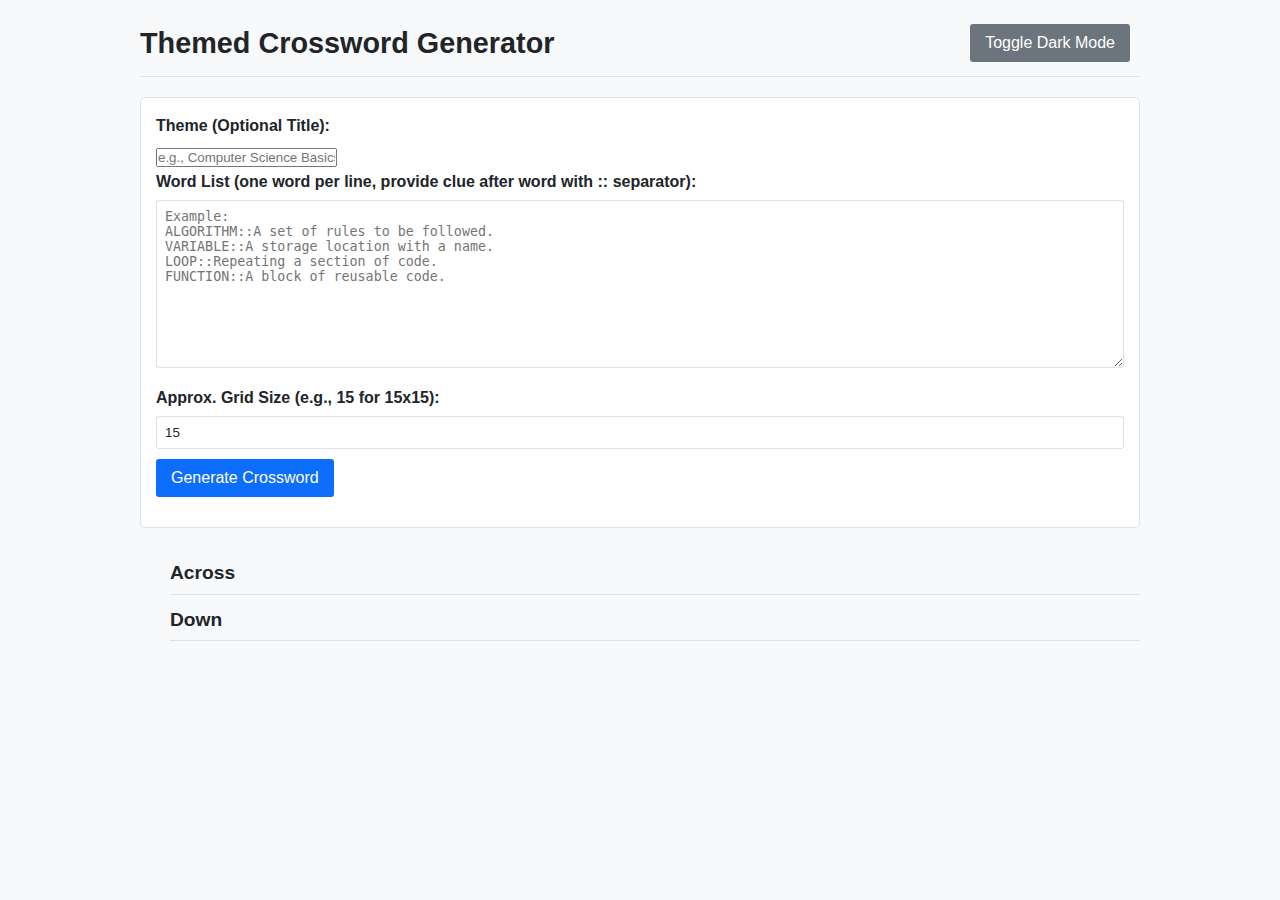
<file: Crossword.html>
<!DOCTYPE html>
<html lang="en">
<head>
    <meta charset="UTF-8">
    <meta name="viewport" content="width=device-width, initial-scale=1.0">
    <title>Crossword Generator</title>
    <style>
        /* Basic Reset & Variables */
        :root {
            --bg-color-light: #f8f9fa;
            --text-color-light: #212529;
            --border-color-light: #dee2e6;
            --input-bg-light: #fff;
            --button-bg-light: #0d6efd;
            --button-text-light: #fff;
            --grid-cell-bg-light: #fff;
            --grid-empty-bg-light: #343a40;
            --grid-border-light: #adb5bd;
            --grid-text-light: #212529;
            --number-color-light: #495057;

            --bg-color-dark: #212529;
            --text-color-dark: #f8f9fa;
            --border-color-dark: #495057;
            --input-bg-dark: #343a40;
            --button-bg-dark: #6c757d;
            --button-text-dark: #fff;
            --grid-cell-bg-dark: #495057;
            --grid-empty-bg-dark: #000;
            --grid-border-dark: #6c757d;
            --grid-text-dark: #f8f9fa;
            --number-color-dark: #adb5bd;

            --cell-size: 35px; /* Adjust grid cell size */
        }

        * {
            box-sizing: border-box;
            margin: 0;
            padding: 0;
        }

        body {
            font-family: sans-serif;
            line-height: 1.6;
            padding: 20px;
            background-color: var(--bg-color-light);
            color: var(--text-color-light);
            transition: background-color 0.3s, color 0.3s;
        }

        /* Dark Mode */
        body.dark-mode {
            background-color: var(--bg-color-dark);
            color: var(--text-color-dark);
        }

        /* --- Layout --- */
        .container {
            max-width: 1000px;
            margin: auto;
            overflow: hidden;
        }

        header {
            display: flex;
            justify-content: space-between;
            align-items: center;
            border-bottom: 1px solid var(--border-color-light);
            padding-bottom: 10px;
            margin-bottom: 20px;
        }
        body.dark-mode header {
            border-bottom-color: var(--border-color-dark);
        }

        h1 { font-size: 1.8em; }

        .controls {
            margin-bottom: 30px;
            padding: 15px;
            background-color: var(--input-bg-light);
            border: 1px solid var(--border-color-light);
            border-radius: 5px;
        }
        body.dark-mode .controls {
            background-color: var(--input-bg-dark);
            border-color: var(--border-color-dark);
        }

        .controls label {
            display: block;
            margin-bottom: 5px;
            font-weight: bold;
        }

        .controls textarea,
        .controls input[type="number"] {
            width: 100%;
            padding: 8px;
            margin-bottom: 10px;
            border: 1px solid var(--border-color-light);
            border-radius: 3px;
            background-color: var(--input-bg-light);
            color: var(--text-color-light);
        }
        body.dark-mode .controls textarea,
        body.dark-mode .controls input[type="number"] {
            background-color: var(--input-bg-dark);
            color: var(--text-color-dark);
            border-color: var(--border-color-dark);
        }

        button {
            padding: 10px 15px;
            border: none;
            border-radius: 3px;
            cursor: pointer;
            margin-right: 10px;
            font-size: 1em;
            transition: background-color 0.2s;
        }

        #generateBtn {
            background-color: var(--button-bg-light);
            color: var(--button-text-light);
        }
        body.dark-mode #generateBtn {
            background-color: var(--button-bg-dark);
            color: var(--button-text-dark);
        }
        #generateBtn:hover { opacity: 0.9; }

        #toggleDarkModeBtn {
            background-color: #6c757d;
            color: #fff;
        }
        body.dark-mode #toggleDarkModeBtn {
            background-color: #f8f9fa;
            color: #212529;
        }


        .output {
            display: flex;
            flex-wrap: wrap; /* Allow wrapping on smaller screens */
            gap: 30px;
        }

        #puzzleGrid {
            flex-shrink: 0; /* Don't shrink grid container */
            margin-bottom: 20px; /* Space below grid if clues wrap */
            overflow-x: auto; /* Allow horizontal scroll if grid too wide */
        }

        #puzzleGrid table {
            border-collapse: collapse;
            border: 2px solid var(--grid-empty-bg-light); /* Thicker outer border */
        }
        body.dark-mode #puzzleGrid table {
            border-color: var(--grid-empty-bg-dark);
        }


        #puzzleGrid td {
            width: var(--cell-size);
            height: var(--cell-size);
            border: 1px solid var(--grid-border-light);
            text-align: center;
            vertical-align: middle;
            position: relative;
            font-size: calc(var(--cell-size) * 0.5); /* Scale font size with cell */
            background-color: var(--grid-cell-bg-light);
            color: var(--grid-text-light);
            padding: 0; /* Remove padding for input */
        }
        body.dark-mode #puzzleGrid td {
            border-color: var(--grid-border-dark);
            background-color: var(--grid-cell-bg-dark);
            color: var(--grid-text-dark);
        }

        #puzzleGrid td.empty {
            background-color: var(--grid-empty-bg-light);
            border-color: var(--grid-empty-bg-light);
        }
        body.dark-mode #puzzleGrid td.empty {
            background-color: var(--grid-empty-bg-dark);
            border-color: var(--grid-empty-bg-dark);
        }

        #puzzleGrid .number {
            position: absolute;
            top: 1px;
            left: 2px;
            font-size: calc(var(--cell-size) * 0.25); /* Smaller number */
            font-weight: bold;
            color: var(--number-color-light);
            line-height: 1;
        }
        body.dark-mode #puzzleGrid .number {
            color: var(--number-color-dark);
        }

        #puzzleGrid .cell-input {
            width: 100%;
            height: 100%;
            border: none;
            text-align: center;
            font-size: inherit; /* Inherit from td */
            background-color: transparent;
            color: inherit; /* Inherit from td */
            text-transform: uppercase;
            padding: 0;
            outline: none; /* Remove focus outline if desired */
            font-family: inherit;
        }

        #clues {
            flex-grow: 1; /* Allow clues to take remaining space */
            min-width: 250px; /* Minimum width for clue section */
        }

        #clues h2 {
            font-size: 1.2em;
            margin-bottom: 10px;
            border-bottom: 1px solid var(--border-color-light);
            padding-bottom: 5px;
        }
        body.dark-mode #clues h2 {
            border-bottom-color: var(--border-color-dark);
        }


        #clues ol {
            list-style-position: inside;
            padding-left: 0;
        }

        #clues li {
            margin-bottom: 8px;
        }

        #message {
            margin-top: 15px;
            font-style: italic;
            color: #dc3545; /* Error/warning color */
        }
        body.dark-mode #message {
            color: #f8d7da;
        }

    </style>
</head>
<body>
    <div class="container">
        <header>
            <h1>Themed Crossword Generator</h1>
            <button id="toggleDarkModeBtn">Toggle Dark Mode</button>
        </header>

        <div class="controls">
            <label for="theme">Theme (Optional Title):</label>
            <input type="text" id="theme" placeholder="e.g., Computer Science Basics">

            <label for="wordList">Word List (one word per line, provide clue after word with :: separator):</label>
            <textarea id="wordList" rows="10" placeholder="Example:
ALGORITHM::A set of rules to be followed.
VARIABLE::A storage location with a name.
LOOP::Repeating a section of code.
FUNCTION::A block of reusable code."></textarea>

            <label for="gridSize">Approx. Grid Size (e.g., 15 for 15x15):</label>
            <input type="number" id="gridSize" value="15" min="5" max="50">

            <button id="generateBtn">Generate Crossword</button>
            <div id="message"></div>
        </div>

        <div class="output">
            <div id="puzzleGrid">
                <!-- Grid will be generated here -->
            </div>
            <div id="clues">
                <div id="cluesAcross">
                    <h2>Across</h2>
                    <ol></ol>
                </div>
                <div id="cluesDown">
                    <h2>Down</h2>
                    <ol></ol>
                </div>
            </div>
        </div>
    </div>

    <script>
        const themeInput = document.getElementById('theme');
        const wordListInput = document.getElementById('wordList');
        const gridSizeInput = document.getElementById('gridSize');
        const generateBtn = document.getElementById('generateBtn');
        const puzzleGridDiv = document.getElementById('puzzleGrid');
        const cluesAcrossOl = document.querySelector('#cluesAcross ol');
        const cluesDownOl = document.querySelector('#cluesDown ol');
        const messageDiv = document.getElementById('message');
        const toggleDarkModeBtn = document.getElementById('toggleDarkModeBtn');
        const body = document.body;

        const EMPTY_CELL = '.'; // Represents an empty (black) square
        const FILL_CELL = null; // Represents a fillable square before a letter is placed

        // --- Dark Mode ---
        function applyDarkModePreference() {
            const prefersDark = window.matchMedia('(prefers-color-scheme: dark)').matches;
            const savedMode = localStorage.getItem('darkMode');
            if (savedMode === 'true' || (savedMode === null && prefersDark)) {
                body.classList.add('dark-mode');
            } else {
                body.classList.remove('dark-mode');
            }
        }

        function toggleDarkMode() {
            body.classList.toggle('dark-mode');
            localStorage.setItem('darkMode', body.classList.contains('dark-mode'));
        }

        toggleDarkModeBtn.addEventListener('click', toggleDarkMode);
        document.addEventListener('DOMContentLoaded', applyDarkModePreference); // Apply on load


        // --- Crossword Generation Logic ---
        generateBtn.addEventListener('click', generateCrossword);

        function generateCrossword() {
            clearOutput();
            const theme = themeInput.value.trim();
            if (theme) {
                // You could potentially display the theme somewhere if desired
                console.log("Theme:", theme);
            }

            const rawWords = wordListInput.value.split('\n')
                .map(line => line.trim())
                .filter(line => line.length > 0 && line.includes('::'));

            if (rawWords.length < 2) {
                setMessage("Please provide at least two words with clues (format: WORD::Clue).");
                return;
            }

            const wordsData = rawWords.map(line => {
                const parts = line.split('::');
                return {
                    word: parts[0].trim().toUpperCase().replace(/[^A-Z]/g, ''), // Clean word
                    clue: parts[1].trim()
                };
            }).filter(data => data.word.length > 1); // Filter out empty/single letter words

            if (wordsData.length < 1) {
                setMessage("No valid words/clues found after cleaning. Ensure words are alphabetic and longer than 1 letter.");
                return;
            }


            // Sort words by length, descending (helps placement)
            wordsData.sort((a, b) => b.word.length - a.word.length);

            const gridSize = parseInt(gridSizeInput.value, 10);
            if (isNaN(gridSize) || gridSize < 5 || gridSize > 50) {
                setMessage("Please enter a valid grid size between 5 and 50.");
                return;
            }

            // --- Simple Placement Algorithm ---
            // This is basic: place the first word, then try to intersect others.
            let grid = createEmptyGrid(gridSize);
            let placedWords = []; // { wordData, row, col, direction }

            // 1. Place the first (longest) word near the center
            const firstWord = wordsData.shift(); // Take the longest word out
            const startPos = Math.floor(gridSize / 2) - Math.floor(firstWord.word.length / 4); // Heuristic start
            let placedFirst = false;
            if (tryPlaceWord(grid, firstWord, startPos, startPos, 'across', placedWords)) {
                placedWords.push({ wordData: firstWord, row: startPos, col: startPos, direction: 'across' });
                placedFirst = true;
            } else if (tryPlaceWord(grid, firstWord, startPos, startPos, 'down', placedWords)) {
                placedWords.push({ wordData: firstWord, row: startPos, col: startPos, direction: 'down' });
                placedFirst = true;
            }

            if (!placedFirst) {
                setMessage("Could not place the first word. Try a larger grid or different words.");
                return; // Cannot continue if first word fails
            }


            // 2. Try to place remaining words by finding intersections
            let wordsToPlace = [...wordsData]; // Copy remaining words
            let remainingWords = [];
            const MAX_ATTEMPTS = 3; // Try placing words multiple times
            let attempts = 0;

            while (wordsToPlace.length > 0 && attempts < MAX_ATTEMPTS) {
                remainingWords = []; // Words that couldn't be placed in this pass
                for (const currentWordData of wordsToPlace) {
                    let bestPlacement = findBestPlacement(grid, currentWordData, placedWords);

                    if (bestPlacement) {
                        if (tryPlaceWord(grid, currentWordData, bestPlacement.row, bestPlacement.col, bestPlacement.direction, placedWords)) {
                            placedWords.push({ wordData: currentWordData, row: bestPlacement.row, col: bestPlacement.col, direction: bestPlacement.direction });
                        } else {
                        console.warn(`Placement conflict for ${currentWordData.word} at calculated best spot?`);
                        remainingWords.push(currentWordData); // Retry later if logic failed
                        }
                    } else {
                        remainingWords.push(currentWordData); // Could not find intersection
                    }
                }
                wordsToPlace = remainingWords;
                attempts++;
                console.log(`Placement Pass ${attempts}. Remaining words: ${wordsToPlace.length}`);
            }


            if (remainingWords.length > 0) {
                setMessage(`Generated crossword. Could not place ${remainingWords.length} words: ${remainingWords.map(w => w.word).join(', ')}`);
            } else {
                setMessage("Crossword generated successfully!");
            }

            // 3. Finalize grid (replace null with EMPTY_CELL) and generate clues
            finalizeGrid(grid);
            const clues = generateClues(grid, placedWords);

            // 4. Render
            renderGrid(grid, clues.numberMap);
            renderClues(clues.across, clues.down);
        }

        function createEmptyGrid(size) {
            return Array.from({ length: size }, () => Array(size).fill(FILL_CELL));
        }

        function finalizeGrid(grid) {
            for (let r = 0; r < grid.length; r++) {
                for (let c = 0; c < grid[r].length; c++) {
                    if (grid[r][c] === FILL_CELL) {
                        grid[r][c] = EMPTY_CELL;
                    }
                }
            }
        }

        function isWithinBounds(grid, r, c) {
            return r >= 0 && r < grid.length && c >= 0 && c < grid[0].length;
        }

        // Tries to find the best intersection point for a new word
        function findBestPlacement(grid, wordData, placedWords) {
            let bestPlacement = null;
            let maxIntersections = -1; // Prioritize placements that intersect

            for (const placed of placedWords) {
                for (let i = 0; i < placed.wordData.word.length; i++) { // Iterate letters of placed word
                    const placedLetter = placed.wordData.word[i];
                    const placedRow = placed.direction === 'across' ? placed.row : placed.row + i;
                    const placedCol = placed.direction === 'down' ? placed.col : placed.col + i;

                    for (let j = 0; j < wordData.word.length; j++) { // Iterate letters of new word
                        if (wordData.word[j] === placedLetter) {
                            // Potential intersection found
                            const newDirection = placed.direction === 'across' ? 'down' : 'across';
                            const newRow = newDirection === 'across' ? placedRow : placedRow - j;
                            const newCol = newDirection === 'down' ? placedCol : placedCol - j;

                            let placementData = checkPlacement(grid, wordData, newRow, newCol, newDirection, placedWords);
                            if (placementData && placementData.intersections >= maxIntersections) {
                                maxIntersections = placementData.intersections;
                                bestPlacement = {
                                    row: newRow,
                                    col: newCol,
                                    direction: newDirection,
                                    intersections: placementData.intersections
                                };
                            }
                        }
                    }
                }
            }
            // If no intersection found, could potentially add logic here to place anywhere valid
            // but for simplicity, we only place if intersecting
            return bestPlacement;
        }

        // Checks if a word *can* be placed at a location (doesn't place it)
        // Returns null if invalid, or { intersections: count } if valid
        function checkPlacement(grid, wordData, r, c, direction, placedWords) {
            let intersections = 0;
            const word = wordData.word;
            const len = word.length;
            const gridSize = grid.length;

            // --- Basic Boundary Checks ---
            if (direction === 'across') {
                if (c < 0 || c + len > gridSize || r < 0 || r >= gridSize) return null;
            } else { // 'down'
                if (r < 0 || r + len > gridSize || c < 0 || c >= gridSize) return null;
            }

            // --- Check cell BEFORE the start and AFTER the end ---
            // This prevents words from "touching" without intersecting
            if (direction === 'across') {
                // Check cell before start (if not at edge)
                if (c > 0 && isWithinBounds(grid, r, c - 1) && grid[r][c - 1] !== EMPTY_CELL && grid[r][c-1] !== FILL_CELL) return null;
                // Check cell after end (if not at edge)
                if (c + len < gridSize && isWithinBounds(grid, r, c + len) && grid[r][c + len] !== EMPTY_CELL && grid[r][c+len] !== FILL_CELL) return null;
            } else { // 'down'
                // Check cell before start (if not at edge)
                if (r > 0 && isWithinBounds(grid, r - 1, c) && grid[r - 1][c] !== EMPTY_CELL && grid[r-1][c] !== FILL_CELL) return null;
                // Check cell after end (if not at edge)
                if (r + len < gridSize && isWithinBounds(grid, r + len, c) && grid[r + len][c] !== EMPTY_CELL && grid[r+len][c] !== FILL_CELL) return null;
            }

            // --- Check each cell the word will occupy ---
            for (let i = 0; i < len; i++) {
                const currentRow = direction === 'across' ? r : r + i;
                const currentCol = direction === 'down' ? c : c + i;

                // Double check bounds for safety (should be covered by initial check)
                if (!isWithinBounds(grid, currentRow, currentCol)) return null;

                const existingCell = grid[currentRow][currentCol];
                const wordChar = word[i];

                // --- Check the actual cell content ---
                if (existingCell === EMPTY_CELL) {
                    // console.log(`Conflict: Trying to place '${wordChar}' over EMPTY at (${currentRow},${currentCol})`);
                    return null; // Cannot place over a black square
                } else if (existingCell === FILL_CELL) {
                    // Cell is empty, potential placement ok for this cell.
                    // BUT, we need to check adjacent cells in the perpendicular direction.
                    if (direction === 'across') {
                        // Check above and below
                        if (isWithinBounds(grid, currentRow - 1, currentCol) && grid[currentRow - 1][currentCol] !== EMPTY_CELL && grid[currentRow - 1][currentCol] !== FILL_CELL) return null; // Letter directly above
                        if (isWithinBounds(grid, currentRow + 1, currentCol) && grid[currentRow + 1][currentCol] !== EMPTY_CELL && grid[currentRow + 1][currentCol] !== FILL_CELL) return null; // Letter directly below
                    } else { // 'down'
                        // Check left and right
                        if (isWithinBounds(grid, currentRow, currentCol - 1) && grid[currentRow][currentCol - 1] !== EMPTY_CELL && grid[currentRow][currentCol - 1] !== FILL_CELL) return null; // Letter directly left
                        if (isWithinBounds(grid, currentRow, currentCol + 1) && grid[currentRow][currentCol + 1] !== EMPTY_CELL && grid[currentRow][currentCol + 1] !== FILL_CELL) return null; // Letter directly right
                    }
                    // If adjacent checks pass, this empty cell is currently valid.
                    continue;
                } else if (existingCell === wordChar) {
                    // Matches existing letter (this IS an intersection point)
                    intersections++;
                    // Adjacent checks are implicitly okay here *because* this is an intersection.
                    // The intersecting word already occupies the adjacent cells correctly.
                    continue;
                } else {
                    // Conflict: trying to place a letter over a DIFFERENT existing letter
                    // console.log(`Conflict: Trying to place '${wordChar}' over '${existingCell}' at (${currentRow},${currentCol})`);
                    return null;
                }
            }

            // --- Final Intersection Check ---
            // After the first word, any new word *must* intersect with at least one existing word.
            if (placedWords.length > 0 && intersections === 0) {
                // console.log(`No intersection found for ${word} at ${r},${c} ${direction}`);
                return null; // Must intersect with *something* after the first word
            }

            // If we've passed all checks, the placement is valid.
            return { intersections };
        }

        // Helper function - checks if a cell coordinate is part of *any* placed word
        // (This simpler version replaces the previous isPartOfPerpendicularWord,
        // as the main logic now handles adjacent checks more directly).
        // We might not even need this helper anymore with the revised checkPlacement.
        // Let's comment it out for now, if checkPlacement breaks, we might need a revised helper.
        /*
        function isCellOccupiedByPlacedWord(placedWords, checkR, checkC) {
            for (const placed of placedWords) {
                if (placed.direction === 'across') {
                    if (checkR === placed.row && checkC >= placed.col && checkC < placed.col + placed.wordData.word.length) {
                        return true;
                    }
                } else { // down
                    if (checkC === placed.col && checkR >= placed.row && checkR < placed.row + placed.wordData.word.length) {
                        return true;
                    }
                }
            }
            return false;
        }
        */

        // Helper to check if an adjacent cell is part of a known word running perpendicular to the current check
        function isPartOfPerpendicularWord(placedWords, adjR, adjC, currentR, currentC) {
            for(const placed of placedWords) {
                if (placed.direction === 'across') {
                    if (adjR === placed.row && adjC >= placed.col && adjC < placed.col + placed.wordData.word.length) {
                        // adj cell is part of an across word, check if current placement is down
                        if (adjR === currentR -1 || adjR === currentR+1) return true; // Okay if it's above/below a down word
                    }
                } else { // down
                    if (adjC === placed.col && adjR >= placed.row && adjR < placed.row + placed.wordData.word.length) {
                        // adj cell is part of a down word, check if current placement is across
                        if (adjC === currentC - 1 || adjC === currentC+1) return true; // Okay if it's left/right of an across word
                    }
                }
            }
            return false;
        }


        // Actually places the word onto the grid if checkPlacement passes implicitly
        function tryPlaceWord(grid, wordData, r, c, direction, placedWords) {
            // Re-check placement before modifying grid (safety)
            if (!checkPlacement(grid, wordData, r, c, direction, placedWords)) {
                // console.warn(`Attempted to place ${wordData.word} invalidly at ${r},${c} ${direction}`);
                return false;
            }

            const word = wordData.word;
            for (let i = 0; i < word.length; i++) {
                if (direction === 'across') {
                    grid[r][c + i] = word[i];
                } else { // 'down'
                    grid[r + i][c] = word[i];
                }
            }
            return true;
        }


        function generateClues(grid, placedWords) {
            let clues = { across: [], down: [], numberMap: {} }; // numberMap: "r,c" -> number
            let clueNumber = 1;

            // Sort placedWords by position (top-to-bottom, then left-to-right) for consistent numbering
            placedWords.sort((a, b) => {
                if (a.row !== b.row) return a.row - b.row;
                return a.col - b.col;
            });

            let assignedStarts = new Set(); // Keep track of "r,c" that got a number

            for (const placed of placedWords) {
                const key = `${placed.row},${placed.col}`;
                let number;

                if (assignedStarts.has(key)) {
                    number = clues.numberMap[key]; // Use existing number if another word starts here
                } else {
                    number = clueNumber++;
                    clues.numberMap[key] = number;
                    assignedStarts.add(key);
                }

                const clueData = {
                    number: number,
                    text: placed.wordData.clue,
                    word: placed.wordData.word // Keep for potential answer checking later
                };

                if (placed.direction === 'across') {
                    clues.across.push(clueData);
                } else {
                    clues.down.push(clueData);
                }
            }

            // Sort clues by number within each direction
            clues.across.sort((a, b) => a.number - b.number);
            clues.down.sort((a, b) => a.number - b.number);

            return clues;
        }

        function renderGrid(grid, numberMap) {
            puzzleGridDiv.innerHTML = ''; // Clear previous grid
            const table = document.createElement('table');
            const tbody = document.createElement('tbody');

            for (let r = 0; r < grid.length; r++) {
                const tr = document.createElement('tr');
                for (let c = 0; c < grid[r].length; c++) {
                    const td = document.createElement('td');
                    const cellKey = `${r},${c}`;

                    if (grid[r][c] === EMPTY_CELL) {
                        td.classList.add('empty');
                    } else {
                        // Add number if this cell starts a word
                        if (numberMap[cellKey]) {
                            const numSpan = document.createElement('span');
                            numSpan.classList.add('number');
                            numSpan.textContent = numberMap[cellKey];
                            td.appendChild(numSpan);
                        }

                        // Add input field for the letter
                        const input = document.createElement('input');
                        input.type = 'text';
                        input.maxLength = 1;
                        input.classList.add('cell-input');
                        input.dataset.row = r;
                        input.dataset.col = c;
                        // input.value = grid[r][c]; // Optional: pre-fill solution for debugging
                        input.setAttribute('aria-label', `Grid cell ${r+1}, ${c+1}`);
                        td.appendChild(input);
                    }
                    tr.appendChild(td);
                }
                tbody.appendChild(tr);
            }
            table.appendChild(tbody);
            puzzleGridDiv.appendChild(table);

            // Add simple keyboard navigation
            addGridNavigation();
        }

        function renderClues(acrossClues, downClues) {
            cluesAcrossOl.innerHTML = '';
            cluesDownOl.innerHTML = '';

            acrossClues.forEach(clue => {
                const li = document.createElement('li');
                li.textContent = `${clue.number}. ${clue.text}`;
                cluesAcrossOl.appendChild(li);
            });

            downClues.forEach(clue => {
                const li = document.createElement('li');
                li.textContent = `${clue.number}. ${clue.text}`;
                cluesDownOl.appendChild(li);
            });
        }

        function addGridNavigation() {
            const inputs = puzzleGridDiv.querySelectorAll('.cell-input');
            inputs.forEach(input => {
                input.addEventListener('keydown', handleGridKeyDown);
                input.addEventListener('input', handleGridInput); // Auto-move on input
            });
        }

        function handleGridInput(e) {
            // Move focus to next cell in the current direction after typing a letter
            // Basic implementation: just move right for now
            if (e.target.value.length === 1) {
                const currentCol = parseInt(e.target.dataset.col, 10);
                const currentRow = parseInt(e.target.dataset.row, 10);
                const nextInput = puzzleGridDiv.querySelector(`input[data-row="${currentRow}"][data-col="${currentCol + 1}"]`);
                if (nextInput) {
                    nextInput.focus();
                    nextInput.select(); // Select text if needed
                }
            }
        }

        function handleGridKeyDown(e) {
            const target = e.target;
            const row = parseInt(target.dataset.row, 10);
            const col = parseInt(target.dataset.col, 10);
            let nextRow = row;
            let nextCol = col;
            let moved = false;

            switch (e.key) {
                case 'ArrowUp':
                    nextRow--;
                    moved = true;
                    break;
                case 'ArrowDown':
                    nextRow++;
                    moved = true;
                    break;
                case 'ArrowLeft':
                    nextCol--;
                    moved = true;
                    break;
                case 'ArrowRight':
                    nextCol++;
                    moved = true;
                    break;
                case 'Backspace':
                    // Move focus to previous cell on backspace if current is empty
                    if(target.value === '') {
                        // Basic implementation: just move left
                        nextCol--;
                        moved = true;
                    }
                    break; // Allow default backspace behaviour otherwise
                default:
                    // Allow typing letters/numbers
                    if (e.key.length === 1 && !e.ctrlKey && !e.metaKey && !e.altKey) {
                        // Optionally clear the input before typing new char
                        // target.value = '';
                    }
                    return; // Don't prevent default for typing
            }

            if (moved) {
                e.preventDefault(); // Prevent default arrow key scroll, etc.
                // Find the next non-empty cell in the chosen direction
                let nextInput = findNextInput(row, col, e.key); // Use key to determine search direction better later
                if (!nextInput && (e.key === 'Backspace' || e.key === 'ArrowLeft')) { // Simple fallback for backspace/left
                    nextInput = puzzleGridDiv.querySelector(`input[data-row="${row}"][data-col="${col - 1}"]`);
                } else if (!nextInput && e.key === 'ArrowRight') { // Simple fallback for right
                    nextInput = puzzleGridDiv.querySelector(`input[data-row="${row}"][data-col="${col + 1}"]`);
                }
                // Add more robust findNextInput logic as needed...

                // Basic navigation for now:
                if (e.key !== 'Backspace') nextInput = puzzleGridDiv.querySelector(`input[data-row="${nextRow}"][data-col="${nextCol}"]`);


                if (nextInput) {
                    nextInput.focus();
                    nextInput.select(); // Select content for easy replacement
                }
            }
        }

        // Placeholder for more advanced navigation logic (finding next *fillable* cell)
        function findNextInput(startRow, startCol, directionKey) {
            // This needs more complex logic to skip over black squares correctly
            // based on intended word direction (across/down).
            // For now, returning null to use the basic adjacent cell finding.
            return null;
        }


        function clearOutput() {
            puzzleGridDiv.innerHTML = '<!-- Grid will appear here -->';
            cluesAcrossOl.innerHTML = '';
            cluesDownOl.innerHTML = '';
            messageDiv.textContent = '';
        }

        function setMessage(msg) {
            messageDiv.textContent = msg;
        }

    </script>
</body>
</html>
</file>
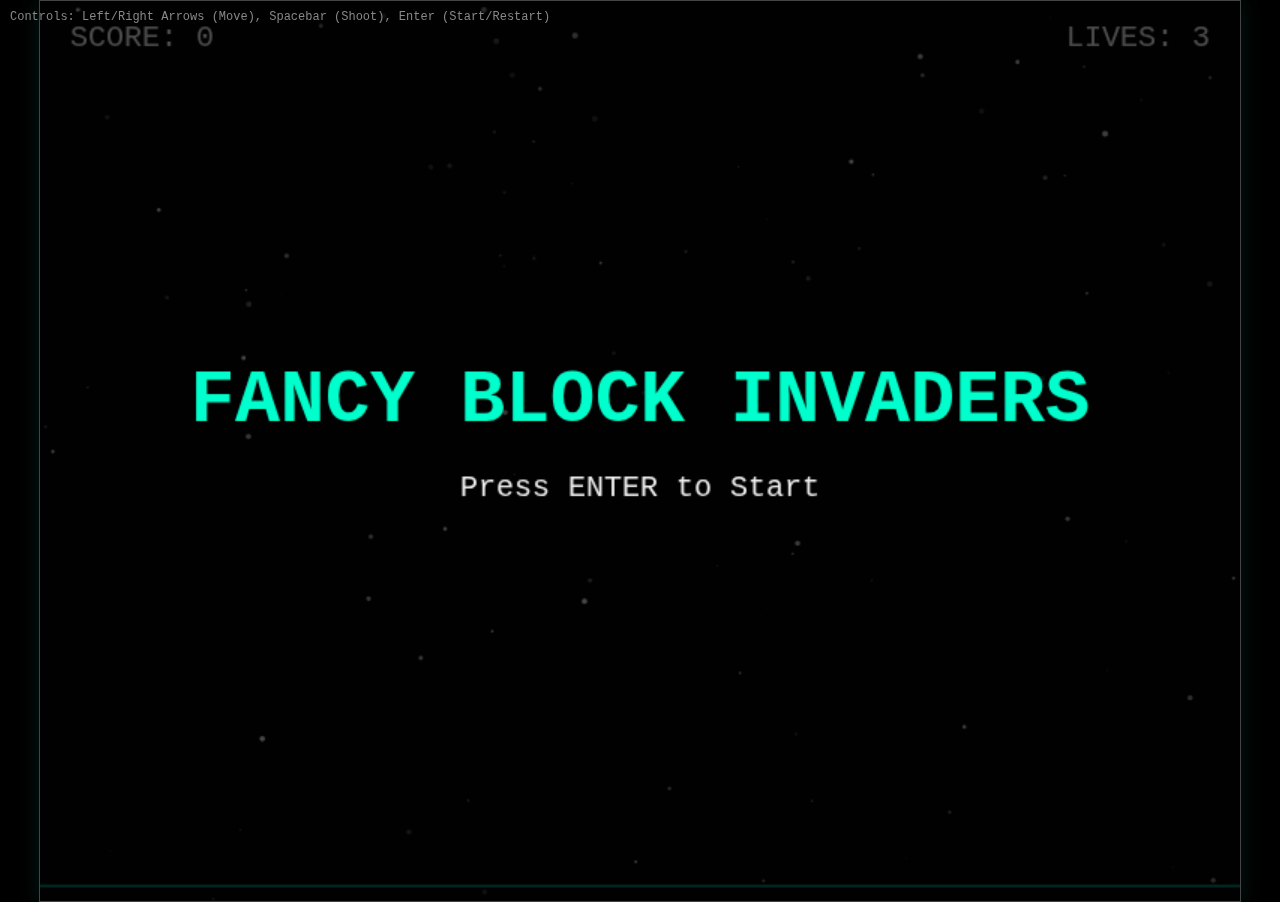
<file: Invaders.html>
<!DOCTYPE html>
<html lang="en">
<head>
    <meta charset="UTF-8">
    <meta name="viewport" content="width=device-width, initial-scale=1.0">
    <title>Fancy Block Invaders</title>
    <style>
        body {
            margin: 0;
            padding: 0;
            display: flex;
            justify-content: center;
            align-items: center;
            min-height: 100vh;
            background-color: #000;
            overflow: hidden; /* Prevent scrollbars */
            color: #eee;
            font-family: 'Courier New', Courier, monospace;
        }
        canvas {
            border: 1px solid #444;
            background-color: #0a0a0a;
            box-shadow: 0 0 20px rgba(0, 255, 204, 0.1);
            display: block;
        }
        #controls-info {
            position: absolute;
            top: 10px;
            left: 10px;
            font-size: 12px;
            color: #888;
            z-index: 10;
            pointer-events: none;
        }
    </style>
</head>
<body>
    <div id="controls-info">
        Controls: Left/Right Arrows (Move), Spacebar (Shoot), Enter (Start/Restart)
    </div>
    <canvas id="gameCanvas"></canvas>

    <script>
        const canvas = document.getElementById('gameCanvas');
        const ctx = canvas.getContext('2d');

        // --- Game Configuration ---
        const GAME_WIDTH = 800;
        const GAME_HEIGHT = 600;
        
        // Player
        const PLAYER_WIDTH = 50;
        const PLAYER_HEIGHT = 20;
        const PLAYER_SPEED = 7;
        const PLAYER_COLOR = '#00ffcc'; // Cyan
        const PLAYER_LIVES = 3;
        const PLAYER_SHOOT_COOLDOWN = 300; // ms
        
        // Bullets
        const BULLET_WIDTH = 4;
        const BULLET_HEIGHT = 12;
        const BULLET_SPEED = 9;
        const PLAYER_BULLET_COLOR = '#ff79c6'; // Dracula Pink
        const INVADER_BULLET_COLOR = '#f1fa8c'; // Dracula Yellow
        
        // Invaders
        const INVADER_ROWS = 5;
        const INVADER_COLS = 11;
        const INVADER_WIDTH = 30;
        const INVADER_HEIGHT = 20;
        const INVADER_PADDING = 15;
        const INVADER_OFFSET_TOP = 60;
        const INVADER_OFFSET_LEFT = 70;
        const INVADER_COLORS = ['#ff5555', '#ffb86c', '#f1fa8c', '#50fa7b', '#8be9fd']; 
        const INITIAL_INVADER_SPEED = 1.5;
        const INVADER_DROP_AMOUNT = 20;
        const INVADER_SHOOT_INTERVAL_MIN = 800; 
        const INVADER_SHOOT_INTERVAL_MAX = 2500;
        const INVADER_ANIMATION_SPEED = 250; // ms per frame
        
        // Environment
        const PARTICLE_COUNT = 12;
        const PARTICLE_LIFE = 30; 
        const PARTICLE_SPEED = 3;
        const STAR_COUNT = 120;
        
        // Barriers
        const BARRIER_BLOCK_SIZE = 8; 
        const BARRIER_COLOR = '#bd93f9'; // Dracula Purple
        const BARRIER_DAMAGE_COLOR_1 = '#6272a4'; // Faded Blue/Grey
        const BARRIER_DAMAGE_COLOR_2 = '#44475a'; // Dark Grey
        const BARRIER_HEALTH = 4; 
        const NUM_BARRIERS = 4;   
        const BARRIER_Y_POSITION = GAME_HEIGHT - PLAYER_HEIGHT - 100; 

        // --- Bitmaps ---
        const PLAYER_SHIP_SHAPE = [
            [0,1,0,0,1,1,0,0,1,0],
            [0,1,0,1,1,1,1,0,1,0],
            [0,1,1,1,0,0,1,1,1,0],
            [1,1,1,1,1,1,1,1,1,1] 
        ];

        const BARRIER_SHAPE = [
            [0,0,1,1,1,1,0,0],
            [0,1,1,1,1,1,1,0],
            [1,1,1,1,1,1,1,1],
            [1,1,1,1,1,1,1,1],
            [1,1,1,0,0,1,1,1],
            [1,1,1,0,0,1,1,1]
        ];

        // Invader shapes now include two frames for animation
        // Array Structure: [Shape0_Frame0, Shape0_Frame1, Shape1_Frame0, Shape1_Frame1...]
        const INVADER_SHAPES = [
            // --- TYPE 1 (Crab) ---
            [ // Frame 0
                [0,0,1,0,0,0,0,1,0,0],
                [0,0,0,1,1,1,1,0,0,0],
                [0,0,1,1,1,1,1,1,0,0],
                [0,1,1,0,1,1,0,1,1,0],
                [0,1,1,1,1,1,1,1,1,0],
                [0,0,0,1,0,0,1,0,0,0],
                [0,0,1,0,0,0,0,1,0,0],
                [0,1,0,0,0,0,0,0,1,0]
            ],
            [ // Frame 1
                [0,0,1,0,0,0,0,1,0,0],
                [0,0,0,1,1,1,1,0,0,0],
                [0,0,1,1,1,1,1,1,0,0],
                [0,1,1,0,1,1,0,1,1,0],
                [0,1,1,1,1,1,1,1,1,0],
                [0,0,0,1,0,0,1,0,0,0],
                [0,0,1,0,0,0,0,1,0,0],
                [0,0,0,1,0,0,1,0,0,0] // Legs in
            ],
            
            // --- TYPE 2 (Squid) ---
            [ // Frame 0
                [0,0,0,1,1,1,1,0,0,0],
                [0,0,1,1,1,1,1,1,0,0],
                [0,1,1,1,1,1,1,1,1,0],
                [0,1,1,0,1,1,0,1,1,0],
                [0,1,1,1,1,1,1,1,1,0],
                [0,0,0,1,0,0,1,0,0,0],
                [0,0,1,0,0,0,0,1,0,0],
                [0,1,0,0,0,0,0,0,1,0]
            ],
            [ // Frame 1
                [0,0,0,1,1,1,1,0,0,0],
                [0,0,1,1,1,1,1,1,0,0],
                [0,1,1,1,1,1,1,1,1,0],
                [0,1,1,0,1,1,0,1,1,0],
                [0,1,1,1,1,1,1,1,1,0],
                [0,0,0,1,0,0,1,0,0,0],
                [0,1,0,0,0,0,0,0,1,0], // Arms splay
                [1,0,0,0,0,0,0,0,0,1]
            ],

             // --- TYPE 3 (Octopus) ---
            [ // Frame 0
                [0,0,0,0,1,1,0,0,0,0],
                [0,0,0,1,1,1,1,0,0,0],
                [0,0,1,1,1,1,1,1,0,0],
                [0,1,1,0,1,1,0,1,1,0],
                [0,1,1,1,1,1,1,1,1,0],
                [0,0,0,1,0,0,1,0,0,0],
                [0,0,1,0,0,0,0,1,0,0],
                [0,1,0,0,0,0,0,0,1,0]
            ],
            [ // Frame 1
                [0,0,0,0,1,1,0,0,0,0],
                [0,0,0,1,1,1,1,0,0,0],
                [0,0,1,1,1,1,1,1,0,0],
                [0,1,1,0,1,1,0,1,1,0],
                [0,1,1,1,1,1,1,1,1,0],
                [0,0,1,1,0,0,1,1,0,0], // Legs wiggle
                [1,1,0,0,0,0,0,0,1,1],
                [0,0,0,0,0,0,0,0,0,0]
            ]
        ];

        // --- Game State Variables ---
        let player;
        let playerBullets = [];
        let invaderBullets = [];
        let invaders = [];
        let particles = [];
        let stars = [];
        let barriers = []; 
        let score = 0;
        let lives = PLAYER_LIVES;
        let invaderSpeed = INITIAL_INVADER_SPEED;
        let invaderDirection = 1; // 1 = right, -1 = left
        let timeToNextInvaderShot = 0;
        let lastPlayerShotTime = 0;
        let keys = {}; 
        
        // Invader Animation
        let currentInvaderFrame = 0; // 0 or 1
        let lastInvaderFrameChange = 0;
        
        // States: 'START', 'PLAYING', 'GAMEOVER', 'WIN'
        let gameState = 'START'; 

        // --- Classes ---

        class GameObject {
            constructor(x, y, width, height, color) {
                this.x = x;
                this.y = y;
                this.width = width;
                this.height = height;
                this.color = color;
            }

            draw(context) {
                context.fillStyle = this.color;
                context.fillRect(this.x, this.y, this.width, this.height);
            }

            collidesWith(other) {
                return this.x < other.x + other.width &&
                       this.x + this.width > other.x &&
                       this.y < other.y + other.height &&
                       this.y + this.height > other.y;
            }
        }

        class Player extends GameObject {
            constructor(x, y) {
                super(x, y, PLAYER_WIDTH, PLAYER_HEIGHT, PLAYER_COLOR);
                this.speed = PLAYER_SPEED;
            }

            update() {
                if (keys['ArrowLeft'] || keys['a'] || keys['A']) this.x -= this.speed;
                if (keys['ArrowRight'] || keys['d'] || keys['D']) this.x += this.speed;

                // Clamp to screen
                if (this.x < 0) this.x = 0;
                if (this.x + this.width > GAME_WIDTH) this.x = GAME_WIDTH - this.width;
            }

            shoot() {
                const now = Date.now();
                if (now - lastPlayerShotTime > PLAYER_SHOOT_COOLDOWN) {
                    const bulletX = this.x + this.width / 2 - BULLET_WIDTH / 2;
                    const bulletY = this.y; 
                    playerBullets.push(new Bullet(bulletX, bulletY, BULLET_WIDTH, BULLET_HEIGHT, PLAYER_BULLET_COLOR, -BULLET_SPEED)); 
                    lastPlayerShotTime = now;
                }
            }

            draw(context) {
                const rows = PLAYER_SHIP_SHAPE.length;
                const cols = PLAYER_SHIP_SHAPE[0].length;
                const blockSizeX = this.width / cols;
                const blockSizeY = this.height / rows;
                
                context.fillStyle = this.color;
                for(let r=0; r<rows; r++){
                    for(let c=0; c<cols; c++){
                        if(PLAYER_SHIP_SHAPE[r][c] === 1){
                            context.fillRect(this.x + c*blockSizeX, this.y + r*blockSizeY, blockSizeX, blockSizeY);
                        }
                    }
                }
            }
        }

        class Invader extends GameObject {
            constructor(x, y, color, points, shapeIndex) { 
                super(x, y, INVADER_WIDTH, INVADER_HEIGHT, color);
                this.points = points;
                // shapeIndex 0 = Crab, 1 = Squid, 2 = Octopus
                this.baseShapeIndex = shapeIndex; 
            }

            draw(context) {
                // Multiply by 2 to jump to the correct pair, add current frame (0 or 1)
                const shapeIdx = (this.baseShapeIndex * 2) + currentInvaderFrame;
                const currentShape = INVADER_SHAPES[shapeIdx] || INVADER_SHAPES[0];
                
                const rows = currentShape.length;
                const cols = currentShape[0].length;
                const blockSizeX = this.width / cols;
                const blockSizeY = this.height / rows;

                context.fillStyle = this.color;
                for(let r=0; r<rows; r++){
                    for(let c=0; c<cols; c++){
                        if(currentShape[r][c] === 1){
                            context.fillRect(this.x + c*blockSizeX, this.y + r*blockSizeY, blockSizeX, blockSizeY);
                        }
                    }
                }
            }
        }

        class Bullet extends GameObject {
            constructor(x, y, w, h, color, speed) {
                super(x, y, w, h, color);
                this.speed = speed;
                this.trail = [];
            }

            update() {
                this.trail.push({x: this.x, y: this.y});
                if (this.trail.length > 5) this.trail.shift();
                this.y += this.speed;
            }

            draw(context) {
                context.globalAlpha = 0.4;
                this.trail.forEach((pos, i) => {
                   context.fillStyle = this.color;
                   const scale = (i+1)/5;
                   context.fillRect(pos.x + (this.width - this.width*scale)/2, pos.y, this.width*scale, this.height);
                });
                context.globalAlpha = 1.0;
                super.draw(context);
            }
        }

        class BarrierBlock extends GameObject {
            constructor(x, y, size) {
                super(x, y, size, size, BARRIER_COLOR);
                this.health = BARRIER_HEALTH;
                this.maxHealth = BARRIER_HEALTH;
            }

            takeDamage() {
                this.health--;
                const ratio = this.health / this.maxHealth;
                if (this.health > 0) {
                    if (ratio <= 0.5) this.color = BARRIER_DAMAGE_COLOR_2;
                    else if (ratio <= 0.75) this.color = BARRIER_DAMAGE_COLOR_1;
                }
                return this.health <= 0;
            }
        }

        class Particle extends GameObject {
            constructor(x, y, color) {
                super(x, y, Math.random()*3+2, Math.random()*3+2, color);
                const angle = Math.random() * Math.PI * 2;
                const speed = Math.random() * PARTICLE_SPEED;
                this.vx = Math.cos(angle) * speed;
                this.vy = Math.sin(angle) * speed;
                this.life = PARTICLE_LIFE;
            }

            update() {
                this.x += this.vx;
                this.y += this.vy;
                this.life--;
            }

            draw(context) {
                context.globalAlpha = this.life / PARTICLE_LIFE;
                context.fillStyle = this.color;
                context.fillRect(this.x, this.y, this.width, this.height);
                context.globalAlpha = 1.0;
            }
        }

        class Star {
            constructor() {
                this.x = Math.random() * GAME_WIDTH;
                this.y = Math.random() * GAME_HEIGHT;
                this.size = Math.random() * 2;
                this.blinkSpeed = Math.random() * 0.05 + 0.01;
                this.alpha = Math.random();
            }

            draw(ctx) {
                this.alpha += this.blinkSpeed;
                if(this.alpha > 1 || this.alpha < 0) this.blinkSpeed *= -1;
                
                let displayAlpha = Math.max(0.2, Math.min(1, Math.abs(this.alpha)));
                
                ctx.fillStyle = `rgba(255, 255, 255, ${displayAlpha})`;
                ctx.beginPath();
                ctx.arc(this.x, this.y, this.size, 0, Math.PI*2);
                ctx.fill();
            }
        }

        // --- Initialization Functions ---

        function initGame() {
            resizeCanvas();
            createStars();
            requestAnimationFrame(gameLoop);
        }

        function resetGame(levelUp = false) {
            if (!levelUp) {
                score = 0;
                lives = PLAYER_LIVES;
                invaderSpeed = INITIAL_INVADER_SPEED;
                createBarriers();
            } else {
                invaderSpeed *= 1.15; 
            }

            playerBullets = [];
            invaderBullets = [];
            particles = [];
            
            invaderDirection = 1;
            timeToNextInvaderShot = getRandomInvaderShootTime();
            
            createInvaderGrid();
            
            player = new Player(GAME_WIDTH / 2 - PLAYER_WIDTH / 2, GAME_HEIGHT - PLAYER_HEIGHT - 30);
            gameState = 'PLAYING';
        }

        function createInvaderGrid() {
            invaders = [];
            for (let r = 0; r < INVADER_ROWS; r++) {
                for (let c = 0; c < INVADER_COLS; c++) {
                    const x = INVADER_OFFSET_LEFT + c * (INVADER_WIDTH + INVADER_PADDING);
                    const y = INVADER_OFFSET_TOP + r * (INVADER_HEIGHT + INVADER_PADDING);
                    
                    // 0 = Crab (Top), 1 = Squid (Middle), 2 = Octopus (Bottom)
                    let shapeTypeIndex;
                    if (r === 0) shapeTypeIndex = 0; 
                    else if (r <= 2) shapeTypeIndex = 1; 
                    else shapeTypeIndex = 2; 

                    const points = (INVADER_ROWS - r) * 10; 
                    invaders.push(new Invader(x, y, INVADER_COLORS[r % INVADER_COLORS.length], points, shapeTypeIndex));
                }
            }
        }

        function createBarriers() {
            barriers = [];
            const shapeRows = BARRIER_SHAPE.length;
            const shapeCols = BARRIER_SHAPE[0].length;
            const barrierRealWidth = shapeCols * BARRIER_BLOCK_SIZE;
            
            const totalWidth = (NUM_BARRIERS * barrierRealWidth);
            const remainingSpace = GAME_WIDTH - totalWidth;
            const gap = remainingSpace / (NUM_BARRIERS + 1);

            for(let b=0; b<NUM_BARRIERS; b++) {
                const startX = gap + (b * (barrierRealWidth + gap));
                for(let r=0; r<shapeRows; r++){
                    for(let c=0; c<shapeCols; c++){
                        if(BARRIER_SHAPE[r][c] === 1){
                            barriers.push(new BarrierBlock(
                                startX + c*BARRIER_BLOCK_SIZE,
                                BARRIER_Y_POSITION + r*BARRIER_BLOCK_SIZE,
                                BARRIER_BLOCK_SIZE
                            ));
                        }
                    }
                }
            }
        }

        function createStars() {
            stars = [];
            for(let i=0; i<STAR_COUNT; i++) stars.push(new Star());
        }

        function createExplosion(x, y, color) {
            for(let i=0; i<PARTICLE_COUNT; i++) {
                particles.push(new Particle(x, y, color));
            }
        }

        function getRandomInvaderShootTime() {
            const factor = Math.max(0.2, invaders.length / (INVADER_ROWS * INVADER_COLS));
            return (INVADER_SHOOT_INTERVAL_MIN + Math.random() * (INVADER_SHOOT_INTERVAL_MAX - INVADER_SHOOT_INTERVAL_MIN)) * factor;
        }

        // --- Game Logic Functions ---

        function updateInvaders(dt) {
            let hitEdge = false;
            
            // Move Horizontal
            for(const inv of invaders) {
                inv.x += invaderSpeed * invaderDirection;
                if(inv.x <= 0 || inv.x + inv.width >= GAME_WIDTH) {
                    hitEdge = true;
                }
                if(inv.y + inv.height >= player.y) {
                    gameState = 'GAMEOVER';
                }
            }

            // Drop and Reverse if edge hit
            if(hitEdge) {
                invaderDirection *= -1;
                for(const inv of invaders) {
                    inv.x += invaderSpeed * invaderDirection; 
                    inv.y += INVADER_DROP_AMOUNT;
                }
                invaderSpeed *= 1.02;
            }

            // Shooting
            timeToNextInvaderShot -= dt;
            if(timeToNextInvaderShot <= 0) {
                const shooters = invaders.filter(inv => {
                   return !invaders.some(other => 
                       other !== inv && 
                       Math.abs(other.x - inv.x) < inv.width/2 && 
                       other.y > inv.y
                   );
                });

                if(shooters.length > 0) {
                    const shooter = shooters[Math.floor(Math.random() * shooters.length)];
                    invaderBullets.push(new Bullet(
                        shooter.x + shooter.width/2 - BULLET_WIDTH/2,
                        shooter.y + shooter.height,
                        BULLET_WIDTH, BULLET_HEIGHT,
                        INVADER_BULLET_COLOR,
                        BULLET_SPEED * 0.6
                    ));
                }
                timeToNextInvaderShot = getRandomInvaderShootTime();
            }
        }

        function checkCollisions() {
            // Player Bullets
            for (let i = playerBullets.length - 1; i >= 0; i--) {
                const b = playerBullets[i];
                let hit = false;

                // vs Barriers
                for (let j = barriers.length - 1; j >= 0; j--) {
                    if (b.collidesWith(barriers[j])) {
                        createExplosion(barriers[j].x, barriers[j].y, barriers[j].color);
                        if(barriers[j].takeDamage()) {
                            barriers.splice(j, 1);
                        }
                        hit = true;
                        break; 
                    }
                }

                // vs Invaders
                if (!hit) {
                    for (let k = invaders.length - 1; k >= 0; k--) {
                        if (b.collidesWith(invaders[k])) {
                            score += invaders[k].points;
                            createExplosion(invaders[k].x + INVADER_WIDTH/2, invaders[k].y + INVADER_HEIGHT/2, invaders[k].color);
                            invaders.splice(k, 1);
                            hit = true;
                            break;
                        }
                    }
                }

                if (hit || b.y < 0) {
                    playerBullets.splice(i, 1);
                }
            }

            // Invader Bullets
            for (let i = invaderBullets.length - 1; i >= 0; i--) {
                const b = invaderBullets[i];
                let hit = false;

                // vs Barriers
                for (let j = barriers.length - 1; j >= 0; j--) {
                    if (b.collidesWith(barriers[j])) {
                        createExplosion(barriers[j].x, barriers[j].y, barriers[j].color);
                        if(barriers[j].takeDamage()) {
                            barriers.splice(j, 1);
                        }
                        hit = true;
                        break;
                    }
                }

                // vs Player
                if (!hit && player && b.collidesWith(player)) {
                    lives--;
                    createExplosion(player.x + PLAYER_WIDTH/2, player.y + PLAYER_HEIGHT/2, PLAYER_COLOR);
                    hit = true;
                    if(lives <= 0) {
                        gameState = 'GAMEOVER';
                    }
                }

                if (hit || b.y > GAME_HEIGHT) {
                    invaderBullets.splice(i, 1);
                }
            }

            // Invaders vs Barriers
            for (let i = invaders.length - 1; i >= 0; i--) {
                const inv = invaders[i];
                let hitBarrier = false;
                for (let j = barriers.length - 1; j >= 0; j--) {
                    if (inv.collidesWith(barriers[j])) {
                        createExplosion(barriers[j].x, barriers[j].y, barriers[j].color);
                        barriers.splice(j, 1); 
                        hitBarrier = true;
                    }
                }
                if(hitBarrier) {
                    createExplosion(inv.x, inv.y, inv.color);
                }
            }
        }

        function update(dt) {
            if(gameState !== 'PLAYING') return;

            if(player) player.update();
            
            if (keys[' '] || keys['Spacebar']) {
                if(player) player.shoot();
            }

            playerBullets.forEach(b => b.update());
            invaderBullets.forEach(b => b.update());
            particles.forEach(p => p.update());
            particles = particles.filter(p => p.life > 0);

            // Animation Timer
            lastInvaderFrameChange += dt;
            if (lastInvaderFrameChange >= INVADER_ANIMATION_SPEED) {
                currentInvaderFrame = 1 - currentInvaderFrame; 
                lastInvaderFrameChange = 0;
            }

            updateInvaders(dt);
            checkCollisions();

            if(invaders.length === 0) {
                resetGame(true); 
            }
        }

        function draw() {
            // Clear
            ctx.fillStyle = '#050505';
            ctx.fillRect(0, 0, GAME_WIDTH, GAME_HEIGHT);

            stars.forEach(s => s.draw(ctx));

            if(player && gameState !== 'GAMEOVER') player.draw(ctx);
            barriers.forEach(b => b.draw(ctx));
            invaders.forEach(i => i.draw(ctx));
            playerBullets.forEach(b => b.draw(ctx));
            invaderBullets.forEach(b => b.draw(ctx));
            particles.forEach(p => p.draw(ctx));

            // UI
            ctx.fillStyle = '#fff';
            ctx.font = '20px "Courier New"';
            ctx.textAlign = 'left';
            ctx.fillText(`SCORE: ${score}`, 20, 30);
            ctx.textAlign = 'right';
            ctx.fillText(`LIVES: ${lives}`, GAME_WIDTH - 20, 30);

            ctx.strokeStyle = PLAYER_COLOR;
            ctx.beginPath();
            ctx.moveTo(0, GAME_HEIGHT - 10);
            ctx.lineTo(GAME_WIDTH, GAME_HEIGHT - 10);
            ctx.stroke();

            if (gameState === 'START') {
                drawOverlay('FANCY BLOCK INVADERS', 'Press ENTER to Start', PLAYER_COLOR);
            } else if (gameState === 'GAMEOVER') {
                drawOverlay('GAME OVER', `Final Score: ${score} - Press ENTER`, '#ff5555');
            } else if (gameState === 'WIN') { 
                drawOverlay('VICTORY', `Score: ${score} - Press ENTER`, '#50fa7b');
            }
        }

        function drawOverlay(title, subtitle, color) {
            ctx.fillStyle = 'rgba(0,0,0,0.7)';
            ctx.fillRect(0, 0, GAME_WIDTH, GAME_HEIGHT);
            
            ctx.fillStyle = color;
            ctx.font = 'bold 50px "Courier New"';
            ctx.textAlign = 'center';
            ctx.fillText(title, GAME_WIDTH/2, GAME_HEIGHT/2 - 20);
            
            ctx.fillStyle = '#eee';
            ctx.font = '20px "Courier New"';
            ctx.fillText(subtitle, GAME_WIDTH/2, GAME_HEIGHT/2 + 30);
        }

        function resizeCanvas() {
            const aspectRatio = GAME_WIDTH / GAME_HEIGHT;
            let newWidth = window.innerWidth;
            let newHeight = window.innerHeight;
            
            if (newWidth / newHeight > aspectRatio) {
                newWidth = newHeight * aspectRatio;
            } else {
                newHeight = newWidth / aspectRatio;
            }

            canvas.style.width = `${newWidth}px`;
            canvas.style.height = `${newHeight}px`;
            canvas.width = GAME_WIDTH;
            canvas.height = GAME_HEIGHT;
        }

        // --- Event Listeners ---
        window.addEventListener('keydown', e => {
            keys[e.key] = true;
            if(e.key === 'Enter') {
                if(gameState === 'START' || gameState === 'GAMEOVER' || gameState === 'WIN') {
                    resetGame(false);
                }
            }
        });

        window.addEventListener('keyup', e => {
            keys[e.key] = false;
        });

        window.addEventListener('resize', resizeCanvas);

        // --- Main Loop ---
        let lastTime = 0;
        function gameLoop(timestamp) {
            const dt = timestamp - lastTime;
            lastTime = timestamp;

            update(dt);
            draw();

            requestAnimationFrame(gameLoop);
        }

        // Start
        initGame();

    </script>
</body>
</html>
</file>
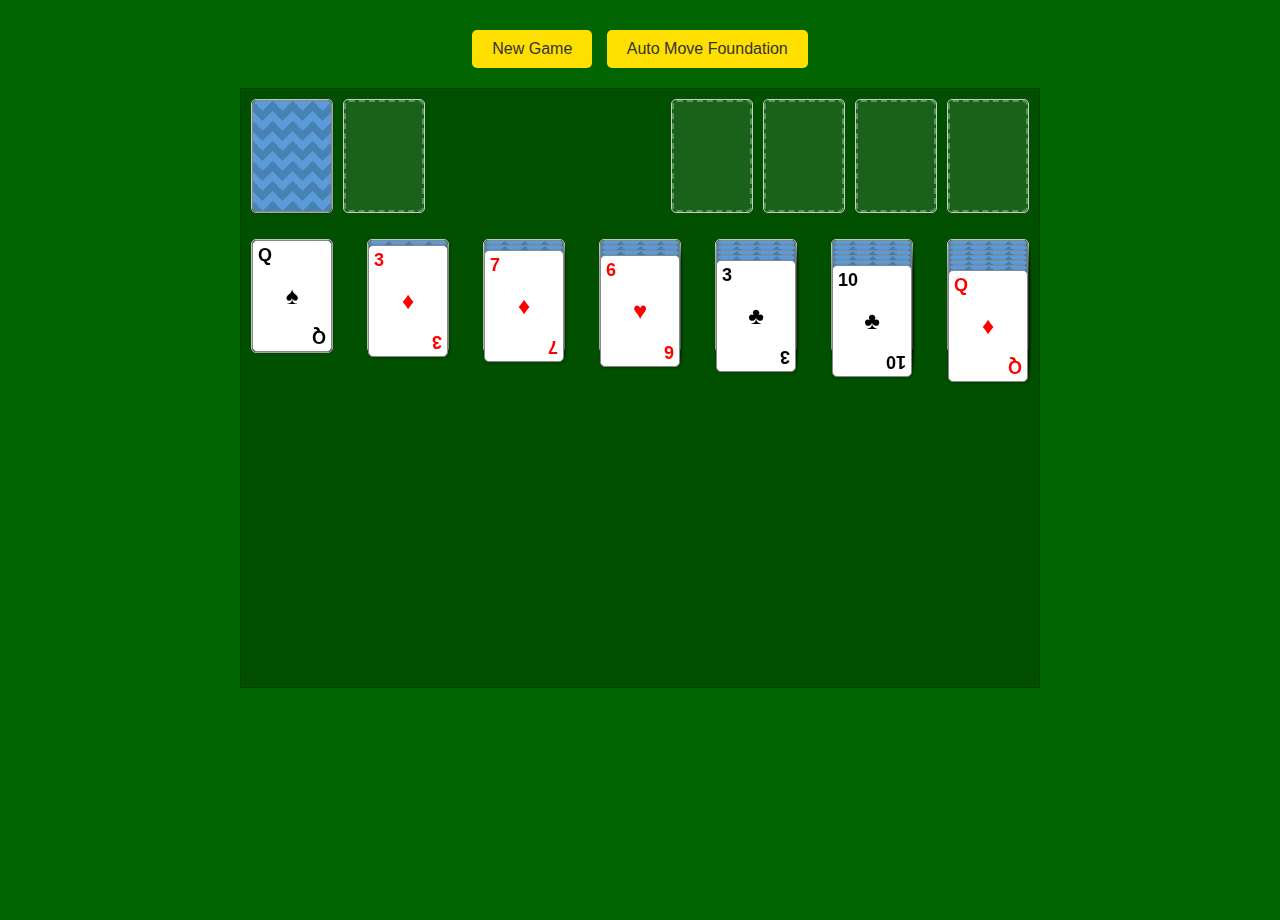
<file: klondike.html>
<!DOCTYPE html>
<html lang="en">
<head>
    <meta charset="UTF-8">
    <meta name="viewport" content="width=device-width, initial-scale=1.0">
    <title>Klondike Solitaire</title>
    <style>
        /* Basic Styling */
        body {
            font-family: sans-serif;
            background-color: #006400; /* Dark Green */
            color: #fff;
            margin: 0;
            padding: 10px;
            user-select: none; /* Prevent text selection during drag */
            min-height: 100vh;
            display: flex;
            flex-direction: column;
            align-items: center;
            overflow: hidden; /* Prevent potential scrollbars caused by dragged element */
        }

        #game-board {
            position: relative; /* Establishes positioning context for absolute cards */
            width: 95%;
            max-width: 800px; /* Limit max width */
            margin: 20px auto; /* Add some margin for better visibility */
            border: 1px solid rgba(0,0,0,0.2); /* Optional: visualize board boundary */
            background-color: #005000; /* Slightly different green for contrast */
            padding: 10px; /* Padding inside the board */
            box-sizing: border-box;
            height: 600px; /* Fixed Height */
        }

        /* --- MODIFIED/ADDED CSS RULES for Alignment --- */
        .top-row {
            display: flex;
            justify-content: space-between; /* Pushes .left and .right to edges */
            margin-bottom: 20px;
            min-height: 120px; /* Ensure space for cards */
            /* Removed gap here, apply gap within .left and .right */
        }

        /* Style the wrappers within the top row */
        .top-row .left {
            display: flex;
            gap: 10px; /* Space between stock and waste */
        }

        .top-row .right.foundations {
            display: flex;
            gap: 10px; /* Space between foundation piles */
        }

        .tableau-row {
            display: flex;
            justify-content: space-between; /* Distribute tableau piles */
            margin-bottom: 20px; /* Keep consistent spacing */
            min-height: 120px; /* Match top row minimum */
            gap: 10px; /* Apply consistent gap BETWEEN tableau piles */
            flex-wrap: nowrap;
        }
        /* --- END MODIFIED/ADDED CSS RULES --- */


        .pile {
            position: relative;
            width: 80px; /* Card width */
            height: 112px; /* Card height */
            border: 1px solid #ccc;
            border-radius: 5px;
            background-color: rgba(255, 255, 255, 0.1);
            flex-shrink: 0; /* Prevent piles from shrinking */
        }

        .tableau .pile {
            min-height: 300px; /* Allow space for stacked cards */
            background-color: transparent; /* Tableau background shouldn't obscure cards below */
            border: none; /* Remove border for tableau columns themselves */
        }
        /* Style the placeholder for empty tableau columns */
        .tableau.pile.empty::before {
            content: '';
            position: absolute;
            top: 0;
            left: 0;
            width: 100%; /* Use pile width */
            height: 112px; /* Use card height for placeholder size */
            border: 2px dashed rgba(255, 255, 255, 0.3);
            border-radius: 5px;
            box-sizing: border-box;
            background-color: rgba(255, 255, 255, 0.05); /* Optional subtle background */
        }
        /* Keep original empty style for non-tableau piles */
        .pile.empty:not(.tableau)::before {
            content: '';
            position: absolute;
            top: 0;
            left: 0;
            width: 100%;
            height: 100%;
            border: 2px dashed rgba(255, 255, 255, 0.3);
            border-radius: 5px;
            box-sizing: border-box;
        }

        #stock.pile.empty::before {
            content: '♻️'; /* Recycle symbol */
            font-size: 40px;
            text-align: center;
            line-height: 112px;
            color: rgba(255, 255, 255, 0.5);
            border: 1px solid #ccc; /* Keep border for empty stock */
            background-color: rgba(255, 255, 255, 0.1);
        }


        .card {
            position: absolute;
            width: 80px;
            height: 112px;
            border: 1px solid #888;
            border-radius: 5px;
            background-color: #fff;
            color: #000;
            box-sizing: border-box;
            cursor: pointer;
            font-size: 18px;
            font-weight: bold;
            display: flex;
            flex-direction: column;
            justify-content: space-between;
            padding: 5px;
            box-shadow: 1px 1px 3px rgba(0,0,0,0.3);
            transition: top 0.1s ease-out, left 0.1s ease-out; /* Smooth snap back */
            transform: translateZ(0);
        }

        .card.face-down {
            background-color: #4682b4; /* Steel Blue */
            background-image: linear-gradient(135deg, #5a9bd8 25%, transparent 25%),
                            linear-gradient(225deg, #5a9bd8 25%, transparent 25%),
                            linear-gradient(45deg, #5a9bd8 25%, transparent 25%),
                            linear-gradient(315deg, #5a9bd8 25%, #4682b4 25%);
            background-position: 10px 0, 10px 0, 0 0, 0 0;
            background-size: 20px 20px;
            background-repeat: repeat;
        }

        .card.face-down .rank,
        .card.face-down .suit {
            visibility: hidden;
        }

        .card .rank { line-height: 1; }
        .card .suit { font-size: 24px; text-align: center; line-height: 1; }
        .card .rank-bottom { transform: rotate(180deg); line-height: 1; }
        .card.red { color: #ff0000; }
        .card.black { color: #000000; }

        .card.dragging {
            opacity: 0.7;
            z-index: 1000 !important;
            cursor: grabbing;
            box-shadow: 5px 5px 25px rgba(0,0,0,0.5);
            transition: none !important;
            will-change: top, left;
            position: absolute !important; /* Ensure absolute positioning */
        }

        /* Stacking Offsets - CSS handles waste horizontal offset */
        .tableau .card { top: 0; left: 0; } /* JS sets actual top */
        .waste .card { top: 0; left: 0; } /* JS sets top, CSS sets left */
        .waste .card:nth-last-child(n+4) { display: none; }
        .waste .card:nth-last-child(3) { left: 10px; }
        .waste .card:nth-last-child(2) { left: 20px; }
        .waste .card:nth-last-child(1) { left: 30px; } /* Topmost */

        #controls button + button { margin-left: 10px; }

        #controls { margin-top: 20px; text-align: center; }
        button { padding: 10px 20px; font-size: 16px; cursor: pointer; background-color: #ffdf00; border: none; border-radius: 5px; color: #333; }
        button:hover { background-color: #ffd000; }
        button:disabled { background-color: #aaa; cursor: not-allowed; } /* Style for disabled button */


        #win-message { position: fixed; top: 50%; left: 50%; transform: translate(-50%, -50%); background-color: rgba(0, 100, 0, 0.9); color: #ffdf00; padding: 30px 50px; border-radius: 10px; font-size: 2em; font-weight: bold; text-align: center; z-index: 2000; display: none; box-shadow: 0 0 20px rgba(0,0,0,0.5); }

        /* Media Queries */
        @media (max-width: 700px) {
            #game-board { max-width: 95%; padding: 5px; height: auto; min-height: 500px; } /* Adjust height for smaller screens */
            .card { width: 60px; height: 84px; font-size: 14px; padding: 3px; }
            .card .suit { font-size: 18px; }
            .pile { width: 60px; height: 84px; }
            .top-row, .tableau-row { min-height: 90px; gap: 5px; }
            .top-row .left, .top-row .right.foundations, .tableau-row { gap: 5px; } /* Adjust gap */
            #stock.pile.empty::before { font-size: 30px; line-height: 84px;}
            /* Adjust waste offsets for smaller cards */
            .waste .card:nth-last-child(3) { left: 5px; }
            .waste .card:nth-last-child(2) { left: 10px; }
            .waste .card:nth-last-child(1) { left: 15px; }
            .tableau.pile.empty::before { height: 84px; } /* Match smaller card height */
        }
        @media (max-width: 500px) {
            body { padding: 5px; }
            #game-board { margin: 10px auto; padding: 3px; height: auto; min-height: 400px; } /* Adjust height */
            .card { width: 45px; height: 63px; font-size: 10px; padding: 2px; border-radius: 3px; }
            .card .suit { font-size: 12px; }
            .pile { width: 45px; height: 63px; border-radius: 3px; }
            .top-row, .tableau-row { min-height: 70px; gap: 3px; margin-bottom: 10px; }
            .top-row .left, .top-row .right.foundations, .tableau-row { gap: 3px; } /* Adjust gap */
            #stock.pile.empty::before { font-size: 20px; line-height: 63px;}
            /* Adjust waste offsets for smallest cards */
            .waste .card:nth-last-child(3) { left: 3px; }
            .waste .card:nth-last-child(2) { left: 6px; }
            .waste .card:nth-last-child(1) { left: 9px; }
            #controls { margin-top: 10px; }
            button { padding: 8px 15px; font-size: 14px; }
            #win-message { padding: 20px 30px; font-size: 1.5em;}
            .tableau.pile.empty::before { height: 63px; } /* Match smallest card height */
        }

    </style>
</head>
<body>

    <div id="controls">
        <button id="new-game">New Game</button>
        <button id="auto-move-button">Auto Move Foundation</button>
    </div>

    <div id="win-message">
        🎉 You Win! 🎉
        <br>
        <small>(Click "New Game" to play again)</small>
    </div>

    <div id="game-board">
        <div class="top-row">
            <div class="left">
                <div id="stock" class="pile"></div>
                <div id="waste" class="pile"></div>
            </div>
            <div class="right foundations">
                <div id="foundation-0" class="pile foundation"></div>
                <div id="foundation-1" class="pile foundation"></div>
                <div id="foundation-2" class="pile foundation"></div>
                <div id="foundation-3" class="pile foundation"></div>
            </div>
        </div>
        <div class="tableau-row">
            <div id="tableau-0" class="pile tableau"></div>
            <div id="tableau-1" class="pile tableau"></div>
            <div id="tableau-2" class="pile tableau"></div>
            <div id="tableau-3" class="pile tableau"></div>
            <div id="tableau-4" class="pile tableau"></div>
            <div id="tableau-5" class="pile tableau"></div>
            <div id="tableau-6" class="pile tableau"></div>
        </div>
    </div>

    <script>
        document.addEventListener('DOMContentLoaded', () => {
            // --- Constants & State (Unchanged) ---
            const suits = ['H', 'D', 'C', 'S'];
            const ranks = ['A', '2', '3', '4', '5', '6', '7', '8', '9', 'T', 'J', 'Q', 'K'];
            const rankValues = { 'A': 1, '2': 2, '3': 3, '4': 4, '5': 5, '6': 6, '7': 7, '8': 8, '9': 9, 'T': 10, 'J': 11, 'Q': 12, 'K': 13 };
            const suitColors = { 'H': 'red', 'D': 'red', 'C': 'black', 'S': 'black' };
            const suitSymbols = { 'H': '♥', 'D': '♦', 'C': '♣', 'S': '♠' };

            let deck = [];
            let stock = [];
            let waste = [];
            let foundations = Array.from({ length: 4 }, () => []);
            let tableau = Array.from({ length: 7 }, () => []);

            const stockPileEl = document.getElementById('stock');
            const wastePileEl = document.getElementById('waste');
            const foundationPileEls = document.querySelectorAll('.foundation');
            const tableauPileEls = document.querySelectorAll('.tableau');
            const gameBoardEl = document.getElementById('game-board');
            const newGameButton = document.getElementById('new-game');
            const winMessageEl = document.getElementById('win-message');
            const autoMoveButton = document.getElementById('auto-move-button');

            let draggedCards = null;
            let dragOffsetX = 0;
            let dragOffsetY = 0;

            const cardVerticalOffset = 25; // For tableau stacking (dragged & static)
            const cardFaceDownOffset = 5;
            // --- End Constants & State ---

            // --- Core Functions (createCard, createCardElement, animation, auto-move, updateCardElement, deck/deal, helpers - Unchanged) ---
            function createCard(suit, rank) {
                const card = { suit, rank, faceUp: false, id: rank + suit, color: suitColors[suit], value: rankValues[rank], symbol: suitSymbols[suit], element: null };
                card.element = createCardElement(card);
                return card;
            }
            function createCardElement(card) {
                const el = document.createElement('div');
                el.classList.add('card', card.color); el.dataset.cardId = card.id; el.draggable = false;
                const rankTop = document.createElement('span'); rankTop.classList.add('rank'); rankTop.textContent = card.rank === 'T' ? '10' : card.rank;
                const suitMiddle = document.createElement('span'); suitMiddle.classList.add('suit'); suitMiddle.textContent = card.symbol;
                const rankBottom = document.createElement('span'); rankBottom.classList.add('rank', 'rank-bottom'); rankBottom.textContent = card.rank === 'T' ? '10' : card.rank;
                el.appendChild(rankTop); el.appendChild(suitMiddle); el.appendChild(rankBottom);
                el.addEventListener('mousedown', onCardMouseDown); el.addEventListener('touchstart', onCardMouseDown, { passive: false }); //el.addEventListener('dblclick', onCardDoubleClick);
                return el;
            }
            function easeInOutQuad(t, b, c, d) { t /= d / 2; if (t < 1) return c / 2 * t * t + b; t--; return -c / 2 * (t * (t - 2) - 1) + b; }
            function animateCardMoves(moves, onComplete) { if (moves.length === 0) { if (onComplete) onComplete(); return; } let startTime = performance.now(); const duration = moves[0].duration || 300; moves.forEach((move, i) => { if (move.element.parentElement !== gameBoardEl) gameBoardEl.appendChild(move.element); move.element.style.position = 'absolute'; move.element.style.zIndex = 2000 + i; move.element.style.left = `${move.startX}px`; move.element.style.top = `${move.startY}px`; }); function animationStep(currentTime) { const elapsedTime = currentTime - startTime; const progress = Math.min(1, elapsedTime / duration); moves.forEach(move => { const currentX = easeInOutQuad(elapsedTime, move.startX, move.targetX - move.startX, duration); const currentY = easeInOutQuad(elapsedTime, move.startY, move.targetY - move.startY, duration); move.element.style.left = `${currentX}px`; move.element.style.top = `${currentY}px`; }); if (progress < 1) requestAnimationFrame(animationStep); else { moves.forEach(move => { move.element.style.zIndex = 'auto'; }); if (onComplete) onComplete(); } } requestAnimationFrame(animationStep); }
            function performAutoMovePass(onPassComplete) { if (draggedCards) { onPassComplete(false); return; } const gameBoardRect = gameBoardEl.getBoundingClientRect(); const animateAndContinue = (card, sourceInfo, targetInfo) => { const cardElement = card.element; const targetElement = targetInfo.element; if (!cardElement || !targetElement) { console.error("Missing element for animation:", { card, sourceInfo, targetInfo }); onPassComplete(false); return; } const startRect = cardElement.getBoundingClientRect(); const startX = startRect.left - gameBoardRect.left; const startY = startRect.top - gameBoardRect.top; const targetRect = targetElement.getBoundingClientRect(); const targetX = targetRect.left - gameBoardRect.left; const targetY = targetRect.top - gameBoardRect.top; animateCardMoves([{ element: cardElement, startX, startY, targetX, targetY, duration: 200 }], () => { let cardRemoved = false; if (sourceInfo.type === 'waste') { if (waste.length > 0 && waste[waste.length - 1].id === card.id) { waste.pop(); cardRemoved = true; } } else if (sourceInfo.type === 'tableau') { const sourcePile = sourceInfo.pile; if (sourcePile.length > 0 && sourcePile[sourcePile.length - 1].id === card.id) { sourcePile.pop(); cardRemoved = true; if (sourcePile.length > 0) { const underlying = sourcePile[sourcePile.length - 1]; if (underlying && !underlying.faceUp) underlying.faceUp = true; } } } if (cardRemoved) { targetInfo.pile.push(card); renderGame(); setTimeout(() => performAutoMovePass(onPassComplete), 50); } else { console.error("Failed data update after animation:", { card, sourceInfo, targetInfo }); renderGame(); onPassComplete(false); } }); }; if (waste.length > 0) { const card = waste[waste.length - 1]; const sourceInfo = { type: 'waste', pile: waste, element: wastePileEl }; for (let i = 0; i < foundations.length; i++) { const targetInfo = { type: 'foundation', pile: foundations[i], index: i, element: foundationPileEls[i] }; if (isValidMove(card, sourceInfo, targetInfo)) { animateAndContinue(card, sourceInfo, targetInfo); return; } } } for (let t = 0; t < tableau.length; t++) { const sourcePile = tableau[t]; if (sourcePile.length > 0) { const card = sourcePile[sourcePile.length - 1]; if (card.faceUp) { const sourceInfo = { type: 'tableau', pile: sourcePile, index: t, element: tableauPileEls[t] }; for (let f = 0; f < foundations.length; f++) { const targetInfo = { type: 'foundation', pile: foundations[f], index: f, element: foundationPileEls[f] }; if (isValidMove(card, sourceInfo, targetInfo)) { animateAndContinue(card, sourceInfo, targetInfo); return; } } } } } console.log("Auto-Move Pass: No moves."); onPassComplete(false); }
            function startAutoMoveSequence() { if (draggedCards) return; newGameButton.disabled = true; autoMoveButton.disabled = true; performAutoMovePass((movesWereMade) => { if (!movesWereMade) { console.log("Auto-Move Sequence Finished."); newGameButton.disabled = false; autoMoveButton.disabled = false; } }); }
            function updateCardElement(card) { if (!card || !card.element) return; if (card.faceUp) { card.element.classList.remove('face-down'); card.element.style.backgroundColor = ''; card.element.style.backgroundImage = ''; card.element.querySelectorAll('.rank, .suit').forEach(span => span.style.visibility = 'visible'); } else { card.element.classList.add('face-down'); card.element.querySelectorAll('.rank, .suit').forEach(span => span.style.visibility = 'hidden'); } if (!card.element.classList.contains('dragging')) card.element.style.zIndex = 'auto'; }
            function createDeck() { deck = []; for (const suit of suits) for (const rank of ranks) deck.push(createCard(suit, rank)); }
            function shuffleDeck() { for (let i = deck.length - 1; i > 0; i--) { const j = Math.floor(Math.random() * (i + 1)); [deck[i], deck[j]] = [deck[j], deck[i]]; } }
            function dealGame() { winMessageEl.style.display = 'none'; createDeck(); shuffleDeck(); stock = []; waste = []; foundations = Array.from({ length: 4 }, () => []); tableau = Array.from({ length: 7 }, () => []); gameBoardEl.querySelectorAll('.card').forEach(cardEl => cardEl.remove()); for (let i = 0; i < 7; i++) for (let j = 0; j <= i; j++) { const card = deck.pop(); if (card) { card.faceUp = (j === i); tableau[i].push(card); } } stock = deck; stock.forEach(card => card.faceUp = false); deck = []; renderGame(); newGameButton.disabled = false; autoMoveButton.disabled = false; }
            function getPileFromElement(element) { let current = element; while (current && current !== gameBoardEl && current !== document.body) { if (current.classList.contains('pile')) { const id = current.id; if (id === 'stock') return { type: 'stock', pile: stock, element: current }; if (id === 'waste') return { type: 'waste', pile: waste, element: current }; if (id.startsWith('foundation')) { const index = parseInt(id.split('-')[1]); if (!isNaN(index) && index >= 0 && index < foundations.length) return { type: 'foundation', pile: foundations[index], index: index, element: current }; } if (id.startsWith('tableau')) { const index = parseInt(id.split('-')[1]); if (!isNaN(index) && index >= 0 && index < tableau.length) return { type: 'tableau', pile: tableau[index], index: index, element: current }; } return null; } current = current.parentElement; } return null; }
            function findCardInPiles(cardId) { if (!cardId) return null; if (waste.length > 0 && waste[waste.length-1]?.id === cardId) return { card: waste[waste.length-1], index: waste.length - 1, pileInfo: getPileFromElement(wastePileEl) }; for (let i = 0; i < foundations.length; i++) { const pile = foundations[i]; if (pile.length > 0 && pile[pile.length - 1]?.id === cardId) return { card: pile[pile.length - 1], index: pile.length -1, pileInfo: getPileFromElement(foundationPileEls[i]) }; } for (let i = 0; i < tableau.length; i++) { const pile = tableau[i]; for(let j = 0; j < pile.length; j++) { if(pile[j]?.id === cardId) return { card: pile[j], index: j, pileInfo: getPileFromElement(tableauPileEls[i]) }; } } for (let i = 0; i < stock.length; i++) { if (stock[i]?.id === cardId) return { card: stock[i], index: i, pileInfo: getPileFromElement(stockPileEl)};} return null; }
            function isValidMove(cardToMove, sourcePileInfo, targetPileInfo) { if (!cardToMove || !sourcePileInfo || !targetPileInfo || sourcePileInfo.element.id === targetPileInfo.element.id) return false; const targetPile = targetPileInfo.pile; const targetType = targetPileInfo.type; if (targetType === 'foundation') { if (sourcePileInfo.type === 'stock' || sourcePileInfo.type === 'foundation') return false; if (targetPile.length === 0) return cardToMove.rank === 'A'; const topFoundationCard = targetPile[targetPile.length - 1]; return topFoundationCard && cardToMove.suit === topFoundationCard.suit && cardToMove.value === topFoundationCard.value + 1; } if (targetType === 'tableau') { if (sourcePileInfo.type === 'stock') return false; if (targetPile.length === 0) return cardToMove.rank === 'K'; const topTableauCard = targetPile[targetPile.length - 1]; if (!topTableauCard?.faceUp) return false; return cardToMove.color !== topTableauCard.color && cardToMove.value === topTableauCard.value - 1; } return false; }
            function checkWinCondition() { const won = foundations.every(pile => pile.length === 13); winMessageEl.style.display = won ? 'block' : 'none'; if(won) { autoMoveButton.disabled = true; } return won; }
            function handleStockClick() { if (draggedCards) return; if (stock.length > 0) { const card = stock.pop(); if(card){ card.faceUp = true; waste.push(card); } } else if (waste.length > 0) { stock = waste.reverse(); stock.forEach(card => card.faceUp = false); waste = []; } renderStock(); renderWaste(); }
            // function onCardDoubleClick(event) { if (draggedCards) return; const cardElement = event.target.closest('.card'); if (!cardElement || cardElement.classList.contains('face-down')) return; const cardId = cardElement.dataset.cardId; const cardSearchResult = findCardInPiles(cardId); if (!cardSearchResult) return; const { card, pileInfo } = cardSearchResult; if (!card?.faceUp) return; let canDoubleClickMove = false; if (pileInfo.type === 'waste') canDoubleClickMove = (pileInfo.pile.length > 0 && card === pileInfo.pile[pileInfo.pile.length - 1]); else if (pileInfo.type === 'tableau') canDoubleClickMove = (pileInfo.pile.length > 0 && card === pileInfo.pile[pileInfo.pile.length - 1]); if (!canDoubleClickMove) return; for (let i = 0; i < foundations.length; i++) { const targetPileInfo = { type: 'foundation', pile: foundations[i], index: i, element: foundationPileEls[i] }; if (isValidMove(card, pileInfo, targetPileInfo)) { const removedCard = pileInfo.pile.pop(); if (removedCard?.id !== card.id) { console.error("Popped wrong card on dblclick."); if(removedCard) pileInfo.pile.push(removedCard); renderGame(); return; } targetPileInfo.pile.push(card); if (pileInfo.type === 'tableau' && pileInfo.pile.length > 0) { const under = pileInfo.pile[pileInfo.pile.length - 1]; if (under && !under.faceUp) under.faceUp = true; } renderGame(); return; } } }
            // --- End Core Functions ---

            // --- Rendering Functions ---
            function renderGame() { renderStock(); renderWaste(); renderFoundations(); renderTableau(); checkWinCondition(); }

            function renderPile(pileEl, cardArray, applyOffsetFn) { // Unchanged
                pileEl.classList.toggle('empty', cardArray.length === 0);
                const currentCardElements = new Set(cardArray.map(c => c.element));
                const elementsToRemove = [];
                for (const child of pileEl.children) { if (child.classList.contains('card') && !currentCardElements.has(child) && !child.classList.contains('dragging')) elementsToRemove.push(child); }
                elementsToRemove.forEach(el => el.remove());

                cardArray.forEach((card, index) => {
                    if (!card || !card.element) { console.error("Missing card/element:", pileEl.id, index, card); return; }
                    if (draggedCards && draggedCards.draggedElements.includes(card.element)) return; // Don't render if dragging
                    updateCardElement(card);
                    applyOffsetFn(card, index, cardArray); // Apply specific position/style
                    if (card.element.parentElement !== pileEl) pileEl.appendChild(card.element);
                    // Ensure position is absolute for static cards (should be default via CSS, but safe)
                    if (!card.element.classList.contains('dragging')) card.element.style.position = 'absolute';
                });
            }
            function renderStock() { // Unchanged
                const topCard = stock.length > 0 ? [stock[stock.length - 1]] : [];
                renderPile(stockPileEl, topCard, (card) => { card.faceUp = false; updateCardElement(card); card.element.style.top = '0px'; card.element.style.left = '0px'; card.element.style.zIndex = 0; });
                stockPileEl.classList.toggle('empty', stock.length === 0);
            }

            function renderWaste() {
                const wasteRenderCount = 3; // Max number of cards to show fanned out
                const cardHorizontalSpacing = 20; // Horizontal spacing in pixels for each step

                // Slice the waste pile to get only the cards that should be visibly fanned out.
                // `visibleWaste` will be ordered from the one "at the bottom" of the fan
                // to the one "at the top" of the fan.
                const startIdx = Math.max(0, waste.length - wasteRenderCount);
                const visibleWaste = waste.slice(startIdx);

                renderPile(wastePileEl, visibleWaste, (card, indexInVisibleArray) => {
                    // `card` is the current card object being rendered from visibleWaste.
                    // `indexInVisibleArray` is its index within the visibleWaste array:
                    // 0 for the bottom-most card of the fanned display,
                    // 1 for the card above it,
                    // 2 for the card on top (if wasteRenderCount is 3 and 3+ cards are in waste).

                    card.faceUp = true;
                    updateCardElement(card);
                    card.element.style.top = '0px'; // All waste cards are aligned to the top of the pile

                    // The left offset depends on the card's position in the fanned-out display.
                    // Each card is offset by `cardHorizontalSpacing` for every card "under" it in the fan.
                    const leftOffset = indexInVisibleArray * cardHorizontalSpacing;
                    card.element.style.left = `${leftOffset}px`;

                    // zIndex ensures cards stack correctly visually.
                    // Higher indexInVisibleArray means it's more "on top" and should have a higher z-index.
                    card.element.style.zIndex = indexInVisibleArray;
                });

                // Ensure all cards in the actual waste data model are face up,
                // even if they are not among the 'visibleWaste' slice rendered above.
                waste.forEach(c => c.faceUp = true);
                wastePileEl.classList.toggle('empty', waste.length === 0);
            }

            function renderFoundations() {
                const foundationCardUnderOffset = 0; // pixels for the card beneath the top one

                foundationPileEls.forEach((pileEl, i) => {
                    const pile = foundations[i]; // The actual data array for this foundation
                    let cardsToDisplayInDOM = [];

                    if (pile.length === 1) {
                        // If only one card, display it
                        cardsToDisplayInDOM = [pile[0]];
                    } else if (pile.length >= 2) {
                        // If two or more cards, display the top two
                        // The order matters for renderPile: underneath card first, then top card
                        cardsToDisplayInDOM = [pile[pile.length - 2], pile[pile.length - 1]];
                    }
                    // If pile.length is 0, cardsToDisplayInDOM remains empty.

                    // Ensure all cards *in the data model* for this foundation are face up,
                    // as foundation cards are always face up.
                    pile.forEach(c => {
                        if (c) c.faceUp = true;
                    });

                    renderPile(pileEl, cardsToDisplayInDOM, (card, displayIndex, displayedArray) => {
                        // card: current card object being rendered from cardsToDisplayInDOM
                        // displayIndex: 0 for the first card in cardsToDisplayInDOM, 1 for the second (if applicable)
                        // displayedArray: the cardsToDisplayInDOM array

                        updateCardElement(card); // Ensures faceUp class is correct and visual properties are set

                        if (displayedArray.length === 1) {
                            // This means there's only one card in the actual pile (pile.length === 1)
                            // or we are rendering the single card that should be visible.
                            card.element.style.top = '0px';
                            card.element.style.left = '0px';
                            // zIndex based on its actual position in the full pile data
                            card.element.style.zIndex = pile.indexOf(card); // Should be 0 if pile.length is 1
                        } else if (displayedArray.length === 2) {
                            // Two cards are being shown from the pile
                            if (card === pile[pile.length - 2]) { // This is the card underneath
                                card.element.style.top = `${foundationCardUnderOffset}px`;
                                card.element.style.left = '0px';
                                card.element.style.zIndex = pile.length - 2; // zIndex for the one below
                            } else if (card === pile[pile.length - 1]) { // This is the top card
                                card.element.style.top = '0px';
                                card.element.style.left = '0px';
                                card.element.style.zIndex = pile.length - 1; // zIndex for the top one
                            }
                        }
                        // If cardsToDisplayInDOM is empty, this callback in renderPile won't be called.
                    });

                    // Set the 'empty' class based on the actual foundation pile's data length,
                    // as renderPile only knows about cardsToDisplayInDOM.
                    pileEl.classList.toggle('empty', pile.length === 0);
                });
            }
            function renderTableau() { // Unchanged
                tableauPileEls.forEach((pileEl, i) => {
                    let currentOffset = 0;
                    renderPile(pileEl, tableau[i], (card, cardIndex) => { if (!card.element.classList.contains('dragging')) { card.element.style.left = '0px'; card.element.style.top = `${currentOffset}px`; card.element.style.zIndex = cardIndex; } currentOffset += card.faceUp ? cardVerticalOffset : cardFaceDownOffset; });
                });
            }
            // --- End Rendering Functions ---


            // --- Event Handlers (Buttons - Unchanged) ---
            stockPileEl.addEventListener('click', handleStockClick);
            newGameButton.addEventListener('click', dealGame);
            autoMoveButton.addEventListener('click', startAutoMoveSequence);
            // --- End Event Handlers ---


            // --- Drag and Drop Functions ---
            function onCardMouseDown(event) { // dragOffsetY/X calculation unchanged
                if (draggedCards) return;
                const cardElement = event.target.closest('.card');
                if (!cardElement || cardElement.classList.contains('face-down')) return;
                const cardId = cardElement.dataset.cardId; const cardSearchResult = findCardInPiles(cardId); if (!cardSearchResult) return;
                const { card, pileInfo, index } = cardSearchResult; if (!card.faceUp || pileInfo.type === 'stock') return;

                let cardsToDrag = []; let sourcePileIndex = -1;
                if (pileInfo.type === 'waste') { if (index === pileInfo.pile.length - 1) { cardsToDrag.push(card); sourcePileIndex = index; } else return; }
                else if (pileInfo.type === 'tableau') { const pile = pileInfo.pile; if (index !== -1 && pile[index]?.faceUp) { cardsToDrag = pile.slice(index); if (cardsToDrag.every(c => c.faceUp)) { sourcePileIndex = index; } else return; } else return; }
                else if (pileInfo.type === 'foundation') { if (index === pileInfo.pile.length - 1) { cardsToDrag.push(card); sourcePileIndex = index; } else return; }
                else return;

                if (cardsToDrag.length === 0 || !cardsToDrag[0]?.element) return;
                event.preventDefault();

                const firstCardElement = cardsToDrag[0].element; const rect = firstCardElement.getBoundingClientRect(); const touch = event.touches ? event.touches[0] : event;

                // Keep original offset calculation
                dragOffsetX = rect.width / 2;
                dragOffsetY = rect.height * 0.25;

                draggedCards = { cards: cardsToDrag, sourcePileId: pileInfo.element.id, sourceIndex: sourcePileIndex, draggedElements: [] };
                let currentZIndex = 1000;

                cardsToDrag.forEach((c, i) => { // Add relative offset dataset
                    if (!c?.element) return; const el = c.element;
                    // *** MODIFICATION START ***
                    const relativeOffsetY = (pileInfo.type === 'tableau' && cardsToDrag.length > 1) ? (i * cardVerticalOffset) : 0;
                    el.dataset.dragRelativeTop = relativeOffsetY;
                    // *** MODIFICATION END ***
                    if (el.parentElement !== gameBoardEl) gameBoardEl.appendChild(el);
                    el.classList.add('dragging');
                    el.style.zIndex = currentZIndex + i;
                    el.style.position = 'absolute';
                    draggedCards.draggedElements.push(el);
                });

                moveDraggedElements(touch.clientX, touch.clientY);
                document.addEventListener('mousemove', onDocumentMouseMove); document.addEventListener('mouseup', onDocumentMouseUp);
                document.addEventListener('touchmove', onDocumentMouseMove, { passive: false }); document.addEventListener('touchend', onDocumentMouseUp); document.addEventListener('touchcancel', onDocumentMouseUp);
            }

            function moveDraggedElements(clientX, clientY) { // Apply relative offset
                if (!draggedCards?.draggedElements?.length) return;
                const gameBoardRect = gameBoardEl.getBoundingClientRect();
                const desiredViewportX = clientX - dragOffsetX;
                const desiredViewportY = clientY - dragOffsetY;
                const newX = desiredViewportX - gameBoardRect.left;
                const newYBase = desiredViewportY - gameBoardRect.top; // Base Y before relative offset

                draggedCards.draggedElements.forEach(element => {
                    if (!element) return;
                    const relativeTopOffset = parseFloat(element.dataset.dragRelativeTop || 0);
                    element.style.left = `${newX}px`;
                    element.style.top = `${newYBase + relativeTopOffset}px`; // Apply offset
                });
            }

            function onDocumentMouseMove(event) { // Unchanged
                if (!draggedCards) return;
                if (event.type === 'touchmove') event.preventDefault();
                const touch = event.touches ? event.touches[0] : event;
                moveDraggedElements(touch.clientX, touch.clientY);
            }

            function onDocumentMouseUp(event) { // Add dataset cleanup
                if (!draggedCards) return;
                draggedCards.draggedElements.forEach(el => { if(el) el.style.pointerEvents = 'none'; });
                const touch = event.changedTouches ? event.changedTouches[0] : event; const dropTargetElement = document.elementFromPoint(touch.clientX, touch.clientY);
                draggedCards.draggedElements.forEach(el => { if(el) el.style.pointerEvents = 'auto'; });
                const targetPileInfo = getPileFromElement(dropTargetElement); const sourcePileInfo = getPileFromElement(document.getElementById(draggedCards.sourcePileId));
                let moveSuccessful = false;

                if (targetPileInfo && sourcePileInfo && targetPileInfo.element.id !== sourcePileInfo.element.id) {
                    const cardToMove = draggedCards.cards[0];
                    if (isValidMove(cardToMove, sourcePileInfo, targetPileInfo)) {
                        let removedCards = [];
                        if (sourcePileInfo.type === 'waste') { if (sourcePileInfo.pile.length > 0 && sourcePileInfo.pile[sourcePileInfo.pile.length - 1]?.id === cardToMove.id) { const rem = sourcePileInfo.pile.pop(); if(rem) removedCards.push(rem); } }
                        else if (sourcePileInfo.type === 'tableau') { if(sourcePileInfo.pile[draggedCards.sourceIndex]?.id === cardToMove.id) removedCards = sourcePileInfo.pile.splice(draggedCards.sourceIndex); }
                        else if (sourcePileInfo.type === 'foundation') { if (sourcePileInfo.pile.length > 0 && sourcePileInfo.pile[sourcePileInfo.pile.length - 1]?.id === cardToMove.id) { const rem = sourcePileInfo.pile.pop(); if(rem) removedCards.push(rem); } }

                        if (removedCards.length === draggedCards.cards.length && removedCards.every((c, i) => c.id === draggedCards.cards[i].id)) {
                            targetPileInfo.pile.push(...removedCards);
                            if (sourcePileInfo.type === 'tableau' && sourcePileInfo.pile.length > 0) { const under = sourcePileInfo.pile[sourcePileInfo.pile.length - 1]; if (under && !under.faceUp) under.faceUp = true; }
                            moveSuccessful = true;
                        } else {
                            if (sourcePileInfo.type === 'tableau' && removedCards.length > 0) sourcePileInfo.pile.splice(draggedCards.sourceIndex, 0, ...removedCards);
                            else if ((sourcePileInfo.type === 'waste' || sourcePileInfo.type === 'foundation') && removedCards.length > 0) sourcePileInfo.pile.push(...removedCards);
                            console.warn("Drag failed: Card mismatch during data update.");
                        }
                    }
                }

                // Cleanup
                const recentlyDraggedElements = draggedCards.draggedElements;
                draggedCards = null;
                document.removeEventListener('mousemove', onDocumentMouseMove); document.removeEventListener('mouseup', onDocumentMouseUp);
                document.removeEventListener('touchmove', onDocumentMouseMove); document.removeEventListener('touchend', onDocumentMouseUp); document.removeEventListener('touchcancel', onDocumentMouseUp);

                recentlyDraggedElements.forEach(el => {
                    if (!el) return;
                    el.classList.remove('dragging');
                    el.style.zIndex = 'auto';
                    el.style.pointerEvents = 'auto';
                    el.style.top = '';
                    el.style.left = '';
                    el.style.position = '';
                    delete el.dataset.dragRelativeTop; // Clean up dataset
                });

                renderGame();
            }
            // --- End Drag and Drop Functions ---

            // --- Initial Game Start ---
            dealGame();

        });
    </script>

</body>
</html>
</file>
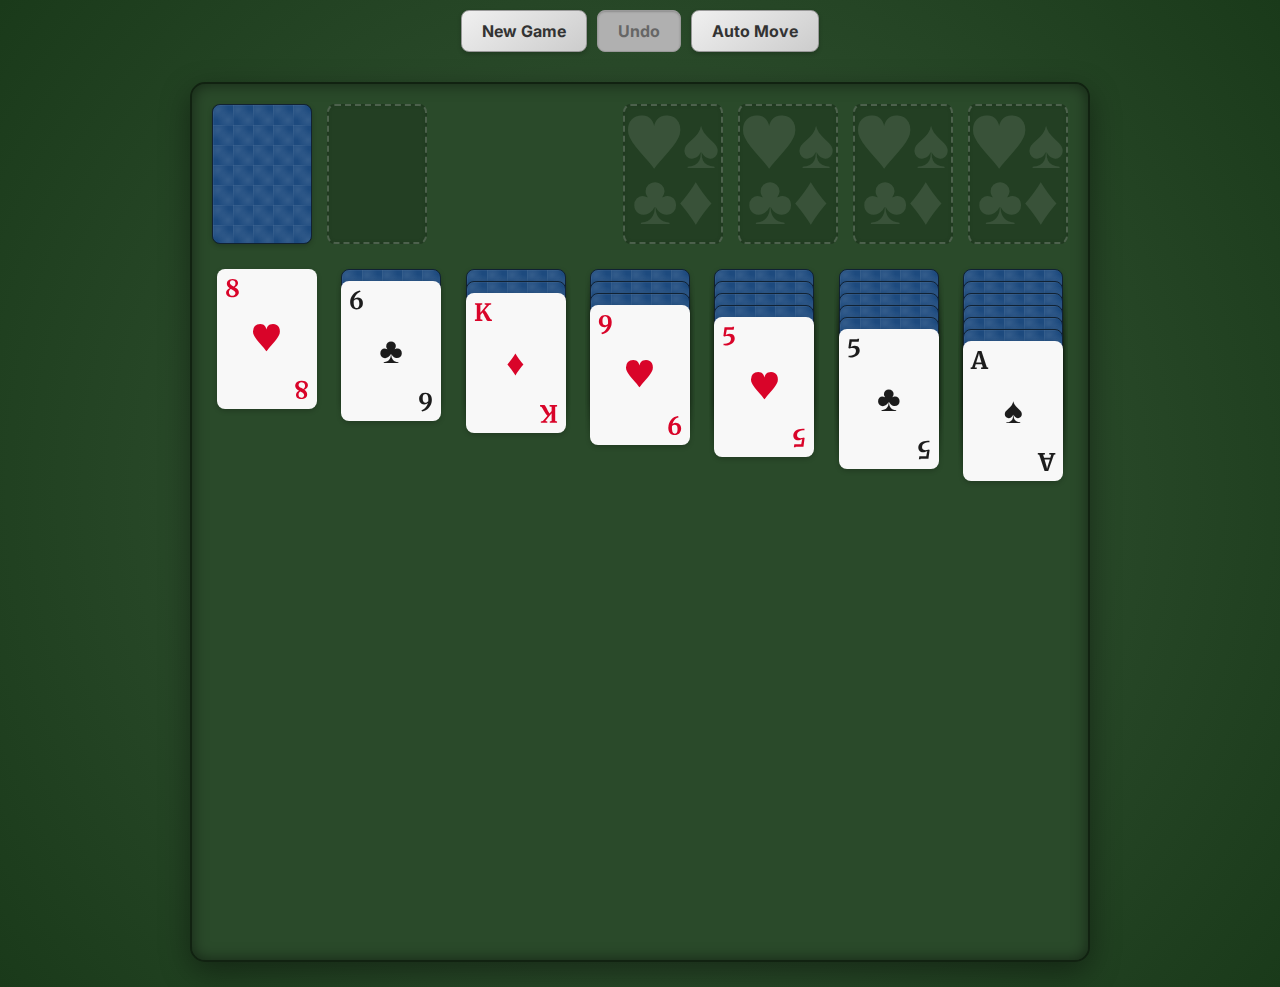
<file: Klondike.html>
<!DOCTYPE html>
<html lang="en">
<head>
    <meta charset="UTF-8">
    <meta name="viewport" content="width=device-width, initial-scale=1.0">
    <title>Klondike Solitaire</title>
    <link rel="preconnect" href="https://fonts.googleapis.com">
    <link rel="preconnect" href="https://fonts.gstatic.com" crossorigin>
    <link href="https://fonts.googleapis.com/css2?family=Inter:wght@400;700&family=Merriweather:wght@700&display=swap" rel="stylesheet">
    <style>
        :root {
            --card-width: 100px;
            --card-height: 140px;
            --card-border-radius: 8px;
            --board-padding: 20px;
            --pile-gap: 15px;
            --tableau-offset-faceup: 35px;
            --tableau-offset-facedown: 12px;
        }

        /* --- Basic Styling & Theme --- */
        body {
            font-family: 'Inter', sans-serif;
            background-color: #1a3a1a; /* Darker, richer green */
            background-image: radial-gradient(circle at center, #3a5a3a, #1a3a1a);
            color: #fff;
            margin: 0;
            padding: 10px;
            user-select: none;
            min-height: 100vh;
            display: flex;
            flex-direction: column;
            align-items: center;
            overflow: hidden;
        }

        #game-board {
            position: relative;
            width: 100%;
            min-height: 880px;
            max-width: 900px;
            margin: 15px auto;
            border: 2px solid #112211;
            background-color: #2a4a2a;
            padding: var(--board-padding);
            box-sizing: border-box;
            border-radius: 15px;
            box-shadow: 
                inset 0 0 15px rgba(0,0,0,0.5), /* Inner shadow for depth */
                0 10px 30px rgba(0,0,0,0.4);   /* Outer shadow for lift */
            overflow: hidden; /* Contain bouncing cards */
        }

        /* --- Layout Rules --- */
        .top-row, .tableau-row {
            display: flex;
            gap: var(--pile-gap);
        }
        
        .top-row {
            justify-content: space-between;
            margin-bottom: 25px;
            min-height: var(--card-height);
        }

        .top-row .left {
            display: flex;
            gap: var(--pile-gap);
        }
        
        .top-row .right.foundations {
            display: flex;
            gap: var(--pile-gap);
        }
        
        .tableau-row {
            justify-content: space-around;
        }

        /* --- Pile Styling --- */
        .pile {
            position: relative;
            width: var(--card-width);
            height: var(--card-height);
            border-radius: var(--card-border-radius);
            background-color: rgba(0, 0, 0, 0.15);
            box-shadow: inset 0 0 5px rgba(0,0,0,0.2);
            flex-shrink: 0;
        }

        .tableau.pile {
            min-height: calc(var(--card-height) * 3);
            background-color: transparent;
            box-shadow: none;
        }
        
        /* Placeholder for empty piles */
        .pile.empty::before {
            content: '';
            position: absolute;
            top: 0;
            left: 0;
            width: 100%;
            height: var(--card-height);
            border: 2px dashed rgba(255, 255, 255, 0.2);
            border-radius: var(--card-border-radius);
            box-sizing: border-box;
        }
        
        /* Foundation placeholders with suit symbols */
        .foundation.empty::after {
            position: absolute;
            top: 48%;
            left: 50%;
            transform: translate(-50%, -50%);
            font-family: 'Merriweather', serif;
            font-size: 70px;
            color: rgba(255, 255, 255, 0.1);
            pointer-events: none;
            text-align: center;
            letter-spacing: 0px;
            line-height: 0.8;
        }
        #foundation-0.empty::after,
        #foundation-1.empty::after,
        #foundation-2.empty::after,
        #foundation-3.empty::after { content: '♥♠\A♣♦'; }

        #stock.pile.empty::before {
            content: '♻️';
            font-size: 50px;
            text-align: center;
            line-height: var(--card-height);
            color: rgba(255, 255, 255, 0.3);
            border-style: solid;
        }

        /* --- Card Styling --- */
        .card {
            position: absolute;
            width: var(--card-width);
            height: var(--card-height);
            cursor: pointer;
            perspective: 1000px;
            background-color: transparent;
        }

        .card-inner {
            position: relative;
            width: 100%;
            height: 100%;
            transition: transform 0.5s;
            transform-style: preserve-3d;
        }

        .card.face-down .card-inner {
            transform: rotateY(-180deg);
        }

        .card-front,
        .card-back {
            position: absolute;
            width: 100%;
            height: 100%;
            backface-visibility: hidden;
            border-radius: var(--card-border-radius);
            box-shadow: 0 2px 5px rgba(0,0,0,0.2);
            box-sizing: border-box;
        }

        .card-front {
            background-color: #f8f8f8;
            color: #1c1c1c;
            font-family: 'Merriweather', serif;
            font-size: 24px;
            font-weight: 700;
            display: flex;
            flex-direction: column;
            justify-content: space-between;
            padding: 8px;
        }

        .card-back {
            background-color: #1d4a7e;
            background-image: 
                linear-gradient(rgba(255,255,255,0.05) 1px, transparent 1px),
                linear-gradient(90deg, rgba(255,255,255,0.05) 1px, transparent 1px),
                radial-gradient(circle at 25% 25%, rgba(255,255,255,0.1), rgba(255,255,255,0) 50%),
                radial-gradient(circle at 75% 75%, rgba(255,255,255,0.1), rgba(255,255,255,0) 50%);
            background-size: 20px 20px;
            border: 1px solid #112233;
            transform: rotateY(-180deg);
        }

        .card:not(.face-down):hover .card-front {
            transform: translateY(-5px) scale(1.02);
            box-shadow: 0 8px 20px rgba(0, 0, 0, 0.3);
            transition: transform 0.2s ease-out, box-shadow 0.2s ease-out;
        }

        .card .rank { line-height: 1; }
        .card .suit { font-size: 36px; text-align: center; line-height: 1; }
        .card .rank-bottom { transform: rotate(180deg); line-height: 1; }
        .card.red .card-front { color: #d90429; }
        .card.black .card-front { color: #1c1c1c; }

        .card.dragging {
            opacity: 0.8;
            z-index: 1000 !important;
            cursor: grabbing;
            transition: none !important;
            will-change: top, left;
            position: absolute !important;
        }
        .card.dragging .card-front, .card.dragging .card-back {
            box-shadow: 0 15px 35px rgba(0,0,0,0.5);
        }

        /* --- Controls & Messages --- */
        #controls {
            margin-bottom: 15px;
            text-align: center;
            display: flex;
            gap: 10px;
        }

        button {
            padding: 10px 20px;
            font-size: 16px;
            font-weight: 700;
            font-family: 'Inter', sans-serif;
            cursor: pointer;
            background: linear-gradient(145deg, #f0f0f0, #cccccc);
            border: 1px solid #999;
            border-radius: 8px;
            color: #333;
            box-shadow: 0 2px 4px rgba(0,0,0,0.2);
            transition: all 0.15s ease-in-out;
        }

        button:hover:not(:disabled) {
            background: linear-gradient(145deg, #ffffff, #d9d9d9);
            box-shadow: 0 4px 8px rgba(0,0,0,0.25);
            transform: translateY(-2px);
        }
        
        button:active:not(:disabled) {
            background: linear-gradient(145deg, #cccccc, #f0f0f0);
            box-shadow: inset 0 2px 4px rgba(0,0,0,0.2);
            transform: translateY(1px);
        }

        button:disabled {
            background: #b0b0b0;
            color: #666;
            cursor: not-allowed;
            box-shadow: inset 0 1px 2px rgba(0,0,0,0.2);
        }

        #win-message {
            position: fixed;
            top: 50%;
            left: 50%;
            transform: translate(-50%, -50%) scale(0.8);
            background-color: rgba(26, 58, 26, 0.95);
            backdrop-filter: blur(5px);
            color: #ffd700;
            padding: 40px 60px;
            border-radius: 15px;
            border: 2px solid #ffd700;
            font-size: 2.5em;
            font-weight: bold;
            text-align: center;
            z-index: 3000;
            display: none;
            box-shadow: 0 0 30px rgba(255, 215, 0, 0.5);
            opacity: 0;
            transition: transform 0.3s ease-out, opacity 0.3s ease-out;
        }
        
        #win-message.visible {
            display: block;
            opacity: 1;
            transform: translate(-50%, -50%) scale(1);
        }
        
        #win-message small {
            font-size: 0.5em;
            color: #fff;
            font-weight: 400;
        }

        /* --- Media Queries for Responsiveness --- */
        @media (max-width: 850px) {
            :root {
                --card-width: 80px;
                --card-height: 112px;
                --pile-gap: 10px;
                --board-padding: 15px;
                --tableau-offset-faceup: 28px;
            }
            .card-front { font-size: 20px; padding: 6px; }
            .card .suit { font-size: 28px; }
            .foundation.empty::after { font-size: 40px; }
        }

        @media (max-width: 640px) {
            :root {
                --card-width: 60px;
                --card-height: 84px;
                --pile-gap: 8px;
                --board-padding: 10px;
                --tableau-offset-faceup: 22px;
                --tableau-offset-facedown: 8px;
            }
            body { padding: 5px; }
            #game-board { margin-top: 10px; }
            .card-front { font-size: 16px; padding: 4px; }
            .card { border-radius: 6px; }
            .card .suit { font-size: 20px; }
            .pile { border-radius: 6px; }
            .top-row { margin-bottom: 15px; }
            .foundation.empty::after { font-size: 30px; }
            #stock.pile.empty::before { font-size: 30px; line-height: 84px;}
            button { padding: 8px 15px; font-size: 14px; }
        }

        @media (max-width: 480px) {
            :root {
                --card-width: 45px;
                --card-height: 63px;
                --pile-gap: 5px;
                --board-padding: 8px;
                --tableau-offset-faceup: 18px;
                --tableau-offset-facedown: 6px;
            }
            .card-front { font-size: 12px; padding: 3px; }
            .card { border-radius: 4px; }
            .card .suit { font-size: 14px; }
            .pile { border-radius: 4px; }
            .top-row { margin-bottom: 10px; }
            .foundation.empty::after { font-size: 24px; }
            #stock.pile.empty::before { font-size: 24px; line-height: 63px;}
            #win-message { padding: 20px 30px; font-size: 1.5em; }
        }
    </style>
</head>
<body>
    <div id="controls">
        <button id="new-game">New Game</button>
        <button id="undo-button" disabled>Undo</button>
        <button id="auto-move-button">Auto Move</button>
    </div>

    <div id="game-board">
        <div class="top-row">
            <div class="left">
                <div id="stock" class="pile"></div>
                <div id="waste" class="pile"></div>
            </div>
            <div class="right foundations">
                <div id="foundation-0" class="pile foundation"></div>
                <div id="foundation-1" class="pile foundation"></div>
                <div id="foundation-2" class="pile foundation"></div>
                <div id="foundation-3" class="pile foundation"></div>
            </div>
        </div>
        <div class="tableau-row">
            <div id="tableau-0" class="pile tableau"></div>
            <div id="tableau-1" class="pile tableau"></div>
            <div id="tableau-2" class="pile tableau"></div>
            <div id="tableau-3" class="pile tableau"></div>
            <div id="tableau-4" class="pile tableau"></div>
            <div id="tableau-5" class="pile tableau"></div>
            <div id="tableau-6" class="pile tableau"></div>
        </div>
    </div>
    
    <div id="win-message">
        🎉 You Win! 🎉
        <br>
        <small>Click "New Game" to play again</small>
    </div>

    <script>
        document.addEventListener('DOMContentLoaded', () => {
            // --- Constants & State ---
            const suits = ['H', 'D', 'C', 'S'];
            const ranks = ['A', '2', '3', '4', '5', '6', '7', '8', '9', 'T', 'J', 'Q', 'K'];
            const rankValues = { 'A': 1, '2': 2, '3': 3, '4': 4, '5': 5, '6': 6, '7': 7, '8': 8, '9': 9, 'T': 10, 'J': 11, 'Q': 12, 'K': 13 };
            const suitColors = { 'H': 'red', 'D': 'red', 'C': 'black', 'S': 'black' };
            const suitSymbols = { 'H': '♥', 'D': '♦', 'C': '♣', 'S': '♠' };
            
            let deck = [];
            let stock = [];
            let waste = [];
            let foundations = Array.from({ length: 4 }, () => []);
            let tableau = Array.from({ length: 7 }, () => []);
            
            // DOM Elements
            const stockPileEl = document.getElementById('stock');
            const wastePileEl = document.getElementById('waste');
            const foundationPileEls = document.querySelectorAll('.foundation');
            const tableauPileEls = document.querySelectorAll('.tableau');
            const gameBoardEl = document.getElementById('game-board');
            const newGameButton = document.getElementById('new-game');
            const winMessageEl = document.getElementById('win-message');
            const autoMoveButton = document.getElementById('auto-move-button');
            const undoButton = document.getElementById('undo-button');
            
            // Drag State
            let draggedCards = null;
            let dragOffsetX = 0;
            let dragOffsetY = 0;
            
            // Visual Offsets from CSS variables for JS calculations
            let cardVerticalOffset = 35;
            let cardFaceDownOffset = 12;

            // Undo/Replay State
            let moveHistory = [];
            let initialGameState = null;
            let isReplaying = false;
            let replayTimeout = null;
            
            // --- Win Animation State ---
            let winAnimationId = null;
            let bouncingCards = [];
            
            // Animation Cancel State
            let currentAnimationFrame = null;

            // --- Core Functions ---
            function createCard(suit, rank) {
                const card = { 
                    suit, 
                    rank, 
                    faceUp: false, 
                    id: rank + suit, 
                    color: suitColors[suit], 
                    value: rankValues[rank], 
                    symbol: suitSymbols[suit], 
                    element: null 
                };
                card.element = createCardElement(card);
                return card;
            }

            function createCardElement(card) {
                const el = document.createElement('div');
                el.classList.add('card', card.color);
                el.dataset.cardId = card.id;
                el.draggable = false;

                const cardInner = document.createElement('div');
                cardInner.classList.add('card-inner');

                const cardFront = document.createElement('div');
                cardFront.classList.add('card-front');

                const cardBack = document.createElement('div');
                cardBack.classList.add('card-back');

                const rankTop = document.createElement('span');
                rankTop.classList.add('rank');
                rankTop.textContent = card.rank === 'T' ? '10' : card.rank;

                const suitMiddle = document.createElement('span');
                suitMiddle.classList.add('suit');
                suitMiddle.textContent = card.symbol;

                const rankBottom = document.createElement('span');
                rankBottom.classList.add('rank', 'rank-bottom');
                rankBottom.textContent = card.rank === 'T' ? '10' : card.rank;
                
                cardFront.appendChild(rankTop);
                cardFront.appendChild(suitMiddle);
                cardFront.appendChild(rankBottom);
                
                cardInner.appendChild(cardFront);
                cardInner.appendChild(cardBack);
                el.appendChild(cardInner);
                
                el.addEventListener('mousedown', onCardMouseDown);
                el.addEventListener('touchstart', onCardMouseDown, { passive: false });
                
                return el;
            }
            
            function updateCSSVariableOffsets() {
                const rootStyle = getComputedStyle(document.documentElement);
                cardVerticalOffset = parseInt(rootStyle.getPropertyValue('--tableau-offset-faceup'), 10) || 35;
                cardFaceDownOffset = parseInt(rootStyle.getPropertyValue('--tableau-offset-facedown'), 10) || 12;
            }
            
            function easeInOutQuad(t, b, c, d) {
                t /= d / 2;
                if (t < 1) return c / 2 * t * t + b;
                t--;
                return -c / 2 * (t * (t - 2) - 1) + b;
            }

            function animateCardMoves(moves, onComplete) {
                if (moves.length === 0) {
                    if (onComplete) onComplete();
                    return;
                }
                let startTime = performance.now();
                const duration = moves[0].duration || 300;

                moves.forEach((move, i) => {
                    if (move.element.parentElement !== gameBoardEl) gameBoardEl.appendChild(move.element);
                    move.element.style.position = 'absolute';
                    move.element.style.zIndex = 2000 + i;
                    move.element.style.left = `${move.startX}px`;
                    move.element.style.top = `${move.startY}px`;
                });

                function animationStep(currentTime) {
                    const elapsedTime = currentTime - startTime;
                    const progress = Math.min(1, elapsedTime / duration);

                    moves.forEach(move => {
                        const currentX = easeInOutQuad(elapsedTime, move.startX, move.targetX - move.startX, duration);
                        const currentY = easeInOutQuad(elapsedTime, move.startY, move.targetY - move.startY, duration);
                        move.element.style.left = `${currentX}px`;
                        move.element.style.top = `${currentY}px`;
                    });

                    if (progress < 1) {
                        currentAnimationFrame = requestAnimationFrame(animationStep);
                    } else {
                        moves.forEach(move => { move.element.style.zIndex = 'auto'; });
                        if (onComplete) onComplete();
                    }
                }
                currentAnimationFrame = requestAnimationFrame(animationStep);
            }

            function performAutoMovePass(onPassComplete) {
                if (draggedCards || isReplaying) {
                    onPassComplete(false);
                    return;
                }

                // Auto-draw from stock if waste is empty
                if (waste.length === 0 && stock.length > 0) {
                    const card = stock.pop();
                    if (card) {
                        card.faceUp = true;
                        waste.push(card);
                        recordMove({ type: 'stock_to_waste', cardData: { ...card, element: null } });
                        renderGame();
                        setTimeout(() => performAutoMovePass(onPassComplete), 100);
                    } else {
                        onPassComplete(false);
                    }
                    return;
                }

                const gameBoardRect = gameBoardEl.getBoundingClientRect();
                const animateAndContinue = (card, sourceInfo, targetInfo) => {
                    const cardElement = card.element;
                    const targetElement = targetInfo.element;
                    if (!cardElement || !targetElement) { onPassComplete(false); return; }

                    const startRect = cardElement.getBoundingClientRect();
                    const startX = startRect.left - gameBoardRect.left;
                    const startY = startRect.top - gameBoardRect.top;
                    
                    const targetRect = targetElement.getBoundingClientRect();
                    const targetX = targetRect.left - gameBoardRect.left;
                    let targetYOffset = 0;
                    if (targetInfo.type === 'tableau') {
                        targetInfo.pile.forEach(tc => targetYOffset += (tc.faceUp ? cardVerticalOffset : cardFaceDownOffset));
                    }
                    const targetY = (targetRect.top - gameBoardRect.top) + targetYOffset;

                    let revealedAndFlippedId = null;
                    let autoMoveSourceStartIndex = -1;
                    if (sourceInfo.type === 'tableau') {
                        autoMoveSourceStartIndex = sourceInfo.pile.length - 1;
                        if (sourceInfo.pile.length > 1) {
                            const underlyingCandidate = sourceInfo.pile[sourceInfo.pile.length - 2];
                            if (underlyingCandidate && !underlyingCandidate.faceUp) {
                                revealedAndFlippedId = underlyingCandidate.id;
                            }
                        }
                    }
                    
                    const cardDataForHistory = {...card, element: null};

                    animateCardMoves([{ element: cardElement, startX, startY, targetX, targetY, duration: 200 }], () => {
                        let cardRemoved = false;
                        if (sourceInfo.type === 'waste' && waste.length > 0 && waste[waste.length - 1].id === card.id) {
                            waste.pop(); cardRemoved = true;
                        } else if (sourceInfo.type === 'tableau') {
                            const sourcePile = sourceInfo.pile;
                            if (sourcePile.length > 0 && sourcePile[sourcePile.length - 1].id === card.id) {
                                sourcePile.pop(); cardRemoved = true;
                                if (sourcePile.length > 0) {
                                    const underlying = sourcePile[sourcePile.length - 1];
                                    if (underlying && !underlying.faceUp) {
                                        underlying.faceUp = true;
                                        updateCardElementVisuals(underlying);
                                    }
                                }
                            }
                        }

                        if (cardRemoved) {
                            targetInfo.pile.push(card);
                                recordMove({
                                    type: 'auto_cards_moved',
                                    movedCardData: cardDataForHistory,
                                    originalSource: { id: sourceInfo.element.id, type: sourceInfo.type, pileIndex: sourceInfo.index, startIndexInPile: autoMoveSourceStartIndex },
                                    originalTarget: { id: targetInfo.element.id, type: targetInfo.type, pileIndex: targetInfo.index },
                                    cardFlippedDownInSource: revealedAndFlippedId
                                });
                            renderGame();
                            setTimeout(() => performAutoMovePass(onPassComplete), 50);
                        } else {
                            renderGame();
                            onPassComplete(false);
                        }
                    });
                };

                // Check waste to foundations
                if (waste.length > 0) {
                    const card = waste[waste.length - 1];
                    const sourceInfo = { type: 'waste', pile: waste, element: wastePileEl };
                    for (let i = 0; i < foundations.length; i++) {
                        const targetInfo = { type: 'foundation', pile: foundations[i], index: i, element: foundationPileEls[i] };
                        if (isValidMove(card, sourceInfo, targetInfo)) {
                            animateAndContinue(card, sourceInfo, targetInfo); return;
                        }
                    }
                }
                
                // Check tableau to foundations
                for (let t = 0; t < tableau.length; t++) {
                    const sourcePile = tableau[t];
                    if (sourcePile.length > 0) {
                        const card = sourcePile[sourcePile.length - 1];
                        if (card.faceUp) {
                            const sourceInfo = { type: 'tableau', pile: sourcePile, index: t, element: tableauPileEls[t] };
                            for (let f = 0; f < foundations.length; f++) {
                                const targetInfo = { type: 'foundation', pile: foundations[f], index: f, element: foundationPileEls[f] };
                                if (isValidMove(card, sourceInfo, targetInfo)) {
                                    animateAndContinue(card, sourceInfo, targetInfo); return;
                                }
                            }
                        }
                    }
                }
                onPassComplete(false);
            }

            function startAutoMoveSequence() {
                if (draggedCards || isReplaying) return;
                newGameButton.disabled = true;
                autoMoveButton.disabled = true;
                undoButton.disabled = true;
                performAutoMovePass(() => {
                    if (!isReplaying) {
                       newGameButton.disabled = false;
                       autoMoveButton.disabled = false;
                       undoButton.disabled = moveHistory.length === 0;
                    }
                });
            }
            
            function updateCardElementVisuals(card) {
                if (!card || !card.element) return;
                if (card.faceUp) {
                    card.element.classList.remove('face-down');
                } else {
                    card.element.classList.add('face-down');
                }
                if (!card.element.classList.contains('dragging')) card.element.style.zIndex = 'auto';
            }

            function createDeck() {
                deck = [];
                for (const suit of suits) {
                    for (const rank of ranks) {
                        deck.push(createCard(suit, rank));
                    }
                }
            }
            
            function shuffleDeck() {
                // Fisher-Yates shuffle
                for (let i = deck.length - 1; i > 0; i--) {
                    const j = Math.floor(Math.random() * (i + 1));
                    [deck[i], deck[j]] = [deck[j], deck[i]];
                }
            }

            function dealGame(forReplay = false) {
                // Stop any running win animation
                if (winAnimationId) {
                    cancelAnimationFrame(winAnimationId);
                    winAnimationId = null;
                    bouncingCards = [];
                }

                // Clear any running animations or timeouts
                if (currentAnimationFrame) cancelAnimationFrame(currentAnimationFrame);
                if (replayTimeout) clearTimeout(replayTimeout);
                winMessageEl.classList.remove('visible');
                isReplaying = false;
                
                if (!forReplay) {
                    createDeck();
                    shuffleDeck();
                }

                stock = [];
                waste = [];
                foundations = Array.from({ length: 4 }, () => []);
                tableau = Array.from({ length: 7 }, () => []);
                gameBoardEl.querySelectorAll('.card').forEach(cardEl => cardEl.remove());

                if (forReplay && initialGameState) {
                    stock = initialGameState.stock.map(cd => createCard(cd.suit, cd.rank));
                    tableau = initialGameState.tableau.map(tPileData =>
                        tPileData.map(cd => {
                            const card = createCard(cd.suit, cd.rank);
                            card.faceUp = cd.faceUp;
                            return card;
                        })
                    );
                } else {
                    let currentDeck = [...deck];
                    for (let i = 0; i < 7; i++) {
                        for (let j = 0; j <= i; j++) {
                            const card = currentDeck.pop();
                            if (card) {
                                card.faceUp = (j === i);
                                tableau[i].push(card);
                            }
                        }
                    }
                    stock = currentDeck;
                    
                    if (!forReplay) {
                        initialGameState = {
                            stock: stock.map(c => ({ suit: c.suit, rank: c.rank })),
                            tableau: tableau.map(tPile =>
                                tPile.map(c => ({ suit: c.suit, rank: c.rank, faceUp: c.faceUp }))
                            )
                        };
                        moveHistory = [];
                    }
                }

                renderGame();
                undoButton.disabled = moveHistory.length === 0;
                newGameButton.disabled = false;
                autoMoveButton.disabled = false;
            }

            function getPileFromElement(element) {
                let current = element;
                while (current && current !== gameBoardEl && current !== document.body) {
                    if (current.classList.contains('pile')) {
                        const id = current.id;
                        if (id === 'stock') return { type: 'stock', pile: stock, element: current };
                        if (id === 'waste') return { type: 'waste', pile: waste, element: current };
                        if (id.startsWith('foundation')) {
                            const index = parseInt(id.split('-')[1]);
                            return { type: 'foundation', pile: foundations[index], index, element: current };
                        }
                        if (id.startsWith('tableau')) {
                            const index = parseInt(id.split('-')[1]);
                            return { type: 'tableau', pile: tableau[index], index, element: current };
                        }
                        return null;
                    }
                    current = current.parentElement;
                }
                return null;
            }

            function findCardInPiles(cardId) {
                if (!cardId) return null;
                const allPiles = [
                    { pile: waste, type: 'waste', el: wastePileEl },
                    ...foundations.map((p, i) => ({ pile: p, type: 'foundation', el: foundationPileEls[i] })),
                    ...tableau.map((p, i) => ({ pile: p, type: 'tableau', el: tableauPileEls[i] })),
                    { pile: stock, type: 'stock', el: stockPileEl }
                ];

                for (const pileInfo of allPiles) {
                    for (let i = 0; i < pileInfo.pile.length; i++) {
                        if (pileInfo.pile[i]?.id === cardId) {
                            return {
                                card: pileInfo.pile[i],
                                index: i,
                                pileInfo: getPileFromElement(pileInfo.el)
                            };
                        }
                    }
                }
                return null;
            }
            
            function isValidMove(cardToMove, sourcePileInfo, targetPileInfo) {
                if (!cardToMove || !sourcePileInfo || !targetPileInfo || sourcePileInfo.element.id === targetPileInfo.element.id) return false;
                
                const targetPile = targetPileInfo.pile;
                const targetType = targetPileInfo.type;

                if (targetType === 'foundation') {
                    if (sourcePileInfo.type === 'stock' || sourcePileInfo.type === 'foundation') return false;
                    if (targetPile.length === 0) return cardToMove.rank === 'A';
                    const topFoundationCard = targetPile[targetPile.length - 1];
                    return topFoundationCard && cardToMove.suit === topFoundationCard.suit && cardToMove.value === topFoundationCard.value + 1;
                }
                
                if (targetType === 'tableau') {
                    if (sourcePileInfo.type === 'stock') return false;
                    if (targetPile.length === 0) return cardToMove.rank === 'K';
                    const topTableauCard = targetPile[targetPile.length - 1];
                    if (!topTableauCard?.faceUp) return false;
                    return cardToMove.color !== topTableauCard.color && cardToMove.value === topTableauCard.value - 1;
                }
                return false;
            }

            function checkWinCondition() {
                const won = foundations.every(pile => pile.length === 13);
                if (won && !isReplaying) {
                    startWinAnimation();
                }
                return won;
            }

            // --- WIN ANIMATION FUNCTIONS ---
            function startWinAnimation() {
                isReplaying = true; // Use this flag to prevent other interactions
                winMessageEl.classList.add('visible');
                autoMoveButton.disabled = true;
                undoButton.disabled = true;
                newGameButton.disabled = false; // Explicitly enable the new game button

                const gameBoardRect = gameBoardEl.getBoundingClientRect();
                bouncingCards = [];

                // Get the screen positions of the foundation piles once.
                const foundationRects = Array.from(foundationPileEls).map(el => el.getBoundingClientRect());

                // Iterate through the foundation data arrays.
                foundations.forEach((pile, pileIndex) => {
                    const pileRect = foundationRects[pileIndex];
                    if (!pileRect) return;

                    // Calculate the starting position for all cards in this pile, relative to the game board.
                    const initialX = pileRect.left - gameBoardRect.left;
                    const initialY = pileRect.top - gameBoardRect.top;

                    // Now iterate through the actual cards in the pile data.
                    pile.forEach(card => {
                        const cardEl = card.element;
                        if (!cardEl) return;

                        // Ensure the card element is a direct child of the game board for animation.
                        gameBoardEl.appendChild(cardEl);
                        cardEl.style.position = 'absolute';
                        cardEl.style.left = '0px';
                        cardEl.style.top = '0px';
                        // Use the calculated pile position to set the card's starting transform.
                        cardEl.style.transform = `translate(${initialX}px, ${initialY}px)`;
                        cardEl.style.zIndex = 2500 + Math.floor(Math.random() * 52);

                        const speed = 1 + Math.random() * 1.5;
                        const angle = Math.random() * 2 * Math.PI;

                        bouncingCards.push({
                            element: cardEl,
                            x: initialX, y: initialY, // Start the animation from this position.
                            dx: Math.cos(angle) * speed, dy: Math.sin(angle) * speed,
                            rot: Math.random() * 360, dRot: (Math.random() - 0.5) * 2
                        });
                        const clonedEl = cardEl.cloneNode(true); // Create a copy of the card element
                        gameBoardEl.appendChild(clonedEl);       // Add the copy to the game board

                        // Apply the same initial styling to the clone
                        clonedEl.style.position = 'absolute';
                        clonedEl.style.left = '0px';
                        clonedEl.style.top = '0px';
                        clonedEl.style.transform = `translate(${initialX}px, ${initialY}px)`;
                        clonedEl.style.zIndex = 2500 + Math.floor(Math.random() * 52); // Different z-index

                        // Give the clone its own random speed and direction
                        const speed2 = 1 + Math.random() * 1.5;
                        const angle2 = Math.random() * 2 * Math.PI;

                        // Push a new object for the cloned card into the animation array
                        bouncingCards.push({
                            element: clonedEl,
                            x: initialX, y: initialY,
                            dx: Math.cos(angle2) * speed2, dy: Math.sin(angle2) * speed2,
                            rot: Math.random() * 360, dRot: (Math.random() - 0.5) * 2
                        });
                    });
                });

                if (winAnimationId) cancelAnimationFrame(winAnimationId);
                winAnimationLoop();
            }

            function winAnimationLoop() {
                if (!isReplaying) {
                    cancelAnimationFrame(winAnimationId);
                    winAnimationId = null;
                    return;
                }

                const boardWidth = gameBoardEl.clientWidth;
                const boardHeight = gameBoardEl.clientHeight;

                bouncingCards.forEach(card => {
                    const cardWidth = card.element.offsetWidth;
                    const cardHeight = card.element.offsetHeight;

                    card.x += card.dx;
                    card.y += card.dy;
                    card.rot += card.dRot;

                    if (card.x <= 0) { card.x = 0; card.dx *= -1; }
                    else if (card.x + cardWidth >= boardWidth) { card.x = boardWidth - cardWidth; card.dx *= -1; }

                    if (card.y <= 0) { card.y = 0; card.dy *= -1; }
                    else if (card.y + cardHeight >= boardHeight) { card.y = boardHeight - cardHeight; card.dy *= -1; }

                    card.element.style.transform = `translate(${card.x}px, ${card.y}px) rotate(${card.rot}deg)`;
                });

                winAnimationId = requestAnimationFrame(winAnimationLoop);
            }
            // --- END WIN ANIMATION FUNCTIONS ---

            function handleStockClick() {
                if (draggedCards || isReplaying) return;
                
                let move = null;
                if (stock.length > 0) {
                    const card = stock.pop();
                    if (card) {
                        card.faceUp = true;
                        updateCardElementVisuals(card);
                        waste.push(card);
                        move = { type: 'stock_to_waste', cardData: { ...card, element: null } };
                    }
                } else if (waste.length > 0) {
                    const recycledWasteData = waste.map(c => ({ ...c, element: null }));
                    stock = waste.reverse();
                    stock.forEach(card => {
                        card.faceUp = false;
                        updateCardElementVisuals(card);
                    });
                    waste = [];
                    move = { type: 'waste_to_stock', recycledWasteData };
                }
                
                if (move) recordMove(move);
                renderStock();
                renderWaste();
            }

            // --- Rendering Functions ---
            function renderGame() {
                renderStock();
                renderWaste();
                renderFoundations();
                renderTableau();
                if (!isReplaying) checkWinCondition();
            }

            function renderPile(pileEl, cardArray, applyOffsetFn) {
                pileEl.classList.toggle('empty', cardArray.length === 0);
                const currentCardElements = new Set(cardArray.map(c => c.element));
                
                // Remove cards that are no longer in this pile
                Array.from(pileEl.children).forEach(child => {
                    if (child.classList.contains('card') && !currentCardElements.has(child) && !child.classList.contains('dragging')) {
                        child.remove();
                    }
                });

                // Add and position cards
                cardArray.forEach((card, index) => {
                    if (!card || !card.element) return;
                    if (draggedCards && draggedCards.draggedElements.includes(card.element)) return;
                    
                    updateCardElementVisuals(card);
                    applyOffsetFn(card, index, cardArray);
                    
                    if (card.element.parentElement !== pileEl) {
                        pileEl.appendChild(card.element);
                    }
                    if (!card.element.classList.contains('dragging')) {
                        card.element.style.position = 'absolute';
                    }
                });
            }

            function renderStock() {
                const topCard = stock.length > 0 ? [stock[stock.length - 1]] : [];
                renderPile(stockPileEl, topCard, (card) => {
                    card.faceUp = false;
                    updateCardElementVisuals(card);
                    card.element.style.top = '0px';
                    card.element.style.left = '0px';
                    card.element.style.zIndex = 0;
                });
                stockPileEl.classList.toggle('empty', stock.length === 0);
            }

            function renderWaste() {
                const wasteRenderCount = 3;
                const cardHorizontalSpacing = 35;
                const startIdx = Math.max(0, waste.length - wasteRenderCount);
                const visibleWaste = waste.slice(startIdx);
                
                renderPile(wastePileEl, visibleWaste, (card, indexInVisibleArray) => {
                    card.faceUp = true;
                    updateCardElementVisuals(card);
                    card.element.style.top = '0px';
                    const leftOffset = indexInVisibleArray * cardHorizontalSpacing;
                    card.element.style.left = `${leftOffset}px`;
                    card.element.style.zIndex = indexInVisibleArray;
                });
                wastePileEl.classList.toggle('empty', waste.length === 0);
            }

            function renderFoundations() {
                foundationPileEls.forEach((pileEl, i) => {
                    const pile = foundations[i];
                    renderPile(pileEl, pile.slice(-1), (card, index) => {
                        card.faceUp = true;
                        updateCardElementVisuals(card);
                        card.element.style.top = '0px';
                        card.element.style.left = '0px';
                        card.element.style.zIndex = pile.length - 1;
                    });
                });
            }

            function renderTableau() {
                tableauPileEls.forEach((pileEl, i) => {
                    let currentOffset = 0;
                    renderPile(pileEl, tableau[i], (card, cardIndex) => {
                        if (!card.element.classList.contains('dragging')) {
                            card.element.style.left = '0px';
                            card.element.style.top = `${currentOffset}px`;
                            card.element.style.zIndex = cardIndex;
                        }
                        currentOffset += card.faceUp ? cardVerticalOffset : cardFaceDownOffset;
                    });
                });
            }

            // --- Event Handlers ---
            stockPileEl.addEventListener('click', handleStockClick);
            newGameButton.addEventListener('click', () => dealGame(false));
            autoMoveButton.addEventListener('click', startAutoMoveSequence);
            undoButton.addEventListener('click', undoLastMove);
            window.addEventListener('resize', updateCSSVariableOffsets);

            // --- Drag and Drop Functions ---
            function onCardMouseDown(event) {
                if (draggedCards || isReplaying || event.button !== 0) return; // Only main mouse button
                
                const cardElement = event.target.closest('.card');
                if (!cardElement || cardElement.classList.contains('face-down')) return;
                
                const cardId = cardElement.dataset.cardId;
                const cardSearchResult = findCardInPiles(cardId);
                if (!cardSearchResult) return;
                
                const { card, pileInfo, index } = cardSearchResult;
                if (!card.faceUp || pileInfo.type === 'stock') return;

                let cardsToDrag = [];
                let sourcePileIndex = -1;
                
                if (pileInfo.type === 'tableau') {
                    cardsToDrag = pileInfo.pile.slice(index);
                    if (cardsToDrag.every(c => c.faceUp)) {
                        sourcePileIndex = index;
                    } else return;
                } else if (index === pileInfo.pile.length - 1) { // Waste or Foundation
                    cardsToDrag.push(card);
                    sourcePileIndex = index;
                } else return;

                if (cardsToDrag.length === 0) return;
                
                event.preventDefault();
                
                const rect = cardElement.getBoundingClientRect();
                const touch = event.touches ? event.touches[0] : event;
                dragOffsetX = touch.clientX - rect.left;
                dragOffsetY = touch.clientY - rect.top;

                draggedCards = {
                    cards: cardsToDrag,
                    sourcePileId: pileInfo.element.id,
                    sourceIndex: sourcePileIndex,
                    draggedElements: []
                };

                let currentZIndex = 1000;
                cardsToDrag.forEach((c, i) => {
                    if (!c?.element) return;
                    const el = c.element;
                    const relativeOffsetY = (pileInfo.type === 'tableau' && cardsToDrag.length > 1) ? (i * cardVerticalOffset) : 0;
                    el.dataset.dragRelativeTop = relativeOffsetY;
                    
                    if (el.parentElement !== gameBoardEl) {
                        const cardRect = el.getBoundingClientRect();
                        const boardRect = gameBoardEl.getBoundingClientRect();
                        el.style.left = `${cardRect.left - boardRect.left}px`;
                        el.style.top = `${cardRect.top - boardRect.top}px`;
                        gameBoardEl.appendChild(el);
                    }
                    
                    el.classList.add('dragging');
                    el.style.zIndex = currentZIndex + i;
                    el.style.position = 'absolute';
                    draggedCards.draggedElements.push(el);
                });
                
                moveDraggedElements(touch.clientX, touch.clientY);

                document.addEventListener('mousemove', onDocumentMouseMove);
                document.addEventListener('mouseup', onDocumentMouseUp);
                document.addEventListener('touchmove', onDocumentMouseMove, { passive: false });
                document.addEventListener('touchend', onDocumentMouseUp);
            }

            function moveDraggedElements(clientX, clientY) {
                if (!draggedCards?.draggedElements?.length) return;
                const gameBoardRect = gameBoardEl.getBoundingClientRect();
                const newX = clientX - gameBoardRect.left - dragOffsetX;
                const newYBase = clientY - gameBoardRect.top - dragOffsetY;

                draggedCards.draggedElements.forEach(element => {
                    if (!element) return;
                    const relativeTopOffset = parseFloat(element.dataset.dragRelativeTop || 0);
                    element.style.left = `${newX}px`;
                    element.style.top = `${newYBase + relativeTopOffset}px`;
                });
            }

            function onDocumentMouseMove(event) {
                if (!draggedCards) return;
                if (event.type === 'touchmove') event.preventDefault();
                const touch = event.touches ? event.touches[0] : event;
                moveDraggedElements(touch.clientX, touch.clientY);
            }

            function onDocumentMouseUp(event) {
                if (!draggedCards) return;

                draggedCards.draggedElements.forEach(el => { if (el) el.style.pointerEvents = 'none'; });
                const touch = event.changedTouches ? event.changedTouches[0] : event;
                const dropTargetElement = document.elementFromPoint(touch.clientX, touch.clientY);
                draggedCards.draggedElements.forEach(el => { if (el) el.style.pointerEvents = 'auto'; });

                const targetPileInfo = getPileFromElement(dropTargetElement);
                const sourcePileInfo = getPileFromElement(document.getElementById(draggedCards.sourcePileId));
                
                let moveSuccessful = false;
                let revealedAndFlippedId = null;
                const cardsDataForHistory = draggedCards.cards.map(c => ({ ...c, element: null, faceUp: c.faceUp }));

                if (targetPileInfo && sourcePileInfo && isValidMove(draggedCards.cards[0], sourcePileInfo, targetPileInfo)) {
                    const removedCards = sourcePileInfo.pile.splice(draggedCards.sourceIndex, draggedCards.cards.length);
                    targetPileInfo.pile.push(...removedCards);

                    if (sourcePileInfo.type === 'tableau' && sourcePileInfo.pile.length > 0) {
                        const under = sourcePileInfo.pile[sourcePileInfo.pile.length - 1];
                        if (under && !under.faceUp) {
                            under.faceUp = true;
                            updateCardElementVisuals(under);
                            revealedAndFlippedId = under.id;
                        }
                    }
                    moveSuccessful = true;
                }

                if (moveSuccessful) {
                    recordMove({
                        type: 'cards_moved',
                        movedCardsData: cardsDataForHistory,
                        originalSource: { id: sourcePileInfo.element.id, type: sourcePileInfo.type, pileIndex: sourcePileInfo.index, startIndexInPile: draggedCards.sourceIndex },
                        originalTarget: { id: targetPileInfo.element.id, type: targetPileInfo.type, pileIndex: targetPileInfo.index },
                        cardFlippedDownInSource: revealedAndFlippedId
                    });
                }

                const recentlyDraggedElements = draggedCards.draggedElements;
                draggedCards = null;
                
                document.removeEventListener('mousemove', onDocumentMouseMove);
                document.removeEventListener('mouseup', onDocumentMouseUp);
                document.removeEventListener('touchmove', onDocumentMouseMove);
                document.removeEventListener('touchend', onDocumentMouseUp);

                recentlyDraggedElements.forEach(el => {
                    if (!el) return;
                    el.classList.remove('dragging');
                    el.style.zIndex = 'auto';
                    el.style.top = '';
                    el.style.left = '';
                    el.style.position = '';
                    delete el.dataset.dragRelativeTop;
                });
                
                renderGame();
            }

            // --- Undo Functions ---
            function recordMove(moveDetails) {
                if (isReplaying) return;
                moveHistory.push(JSON.parse(JSON.stringify(moveDetails)));
                undoButton.disabled = false;
            }

            function getPileData(pileId) {
                if (pileId === 'stock') return stock;
                if (pileId === 'waste') return waste;
                if (pileId.startsWith('foundation-')) return foundations[parseInt(pileId.split('-')[1])];
                if (pileId.startsWith('tableau-')) return tableau[parseInt(pileId.split('-')[1])];
                return null;
            }

            function findCardObjectInGame(cardId) {
                const allPilesData = [stock, waste, ...foundations, ...tableau];
                for (const pile of allPilesData) {
                    const found = pile.find(card => card.id === cardId);
                    if (found) return found;
                }
                return null;
            }

            function undoLastMove() {
                if (moveHistory.length === 0 || isReplaying) return;
                
                const lastMove = moveHistory.pop();
                
                if (lastMove.type === 'cards_moved' || lastMove.type === 'auto_cards_moved') {
                    const sourceDataPile = getPileData(lastMove.originalSource.id);
                    const targetDataPile = getPileData(lastMove.originalTarget.id);
                    const cardsToRestoreData = lastMove.type === 'cards_moved' ? lastMove.movedCardsData : [lastMove.movedCardData];
                    
                    if (!sourceDataPile || !targetDataPile) return;

                    const removedCardObjects = targetDataPile.splice(targetDataPile.length - cardsToRestoreData.length, cardsToRestoreData.length);
                    
                    removedCardObjects.forEach((cardObj, index) => {
                        cardObj.faceUp = cardsToRestoreData[index].faceUp;
                    });
                    
                    const insertIndex = lastMove.originalSource.startIndexInPile;
                     if (lastMove.originalSource.type === 'tableau' && typeof insertIndex === 'number' && insertIndex > -1) {
                        sourceDataPile.splice(insertIndex, 0, ...removedCardObjects);
                    } else { 
                        sourceDataPile.push(...removedCardObjects);
                    }
                    
                    if (lastMove.cardFlippedDownInSource) {
                        const cardToFlip = findCardObjectInGame(lastMove.cardFlippedDownInSource);
                        if (cardToFlip) {
                            cardToFlip.faceUp = false;
                            updateCardElementVisuals(cardToFlip);
                        }
                    }
                } else if (lastMove.type === 'stock_to_waste') {
                    const cardToMoveBack = waste.pop();
                    if (cardToMoveBack) {
                        cardToMoveBack.faceUp = false;
                        updateCardElementVisuals(cardToMoveBack);
                        stock.push(cardToMoveBack);
                    }
                } else if (lastMove.type === 'waste_to_stock') {
                    waste = stock.reverse();
                    waste.forEach(card => {
                        card.faceUp = true;
                        updateCardElementVisuals(card);
                    });
                    stock = [];
                }
                
                if(winMessageEl.classList.contains('visible')) {
                    winMessageEl.classList.remove('visible');
                }
                
                undoButton.disabled = moveHistory.length === 0;
                renderGame();
            }

            // --- Initial Game Start ---
            updateCSSVariableOffsets();
            dealGame(false);
        });
    </script>
</body>
</html>
</file>
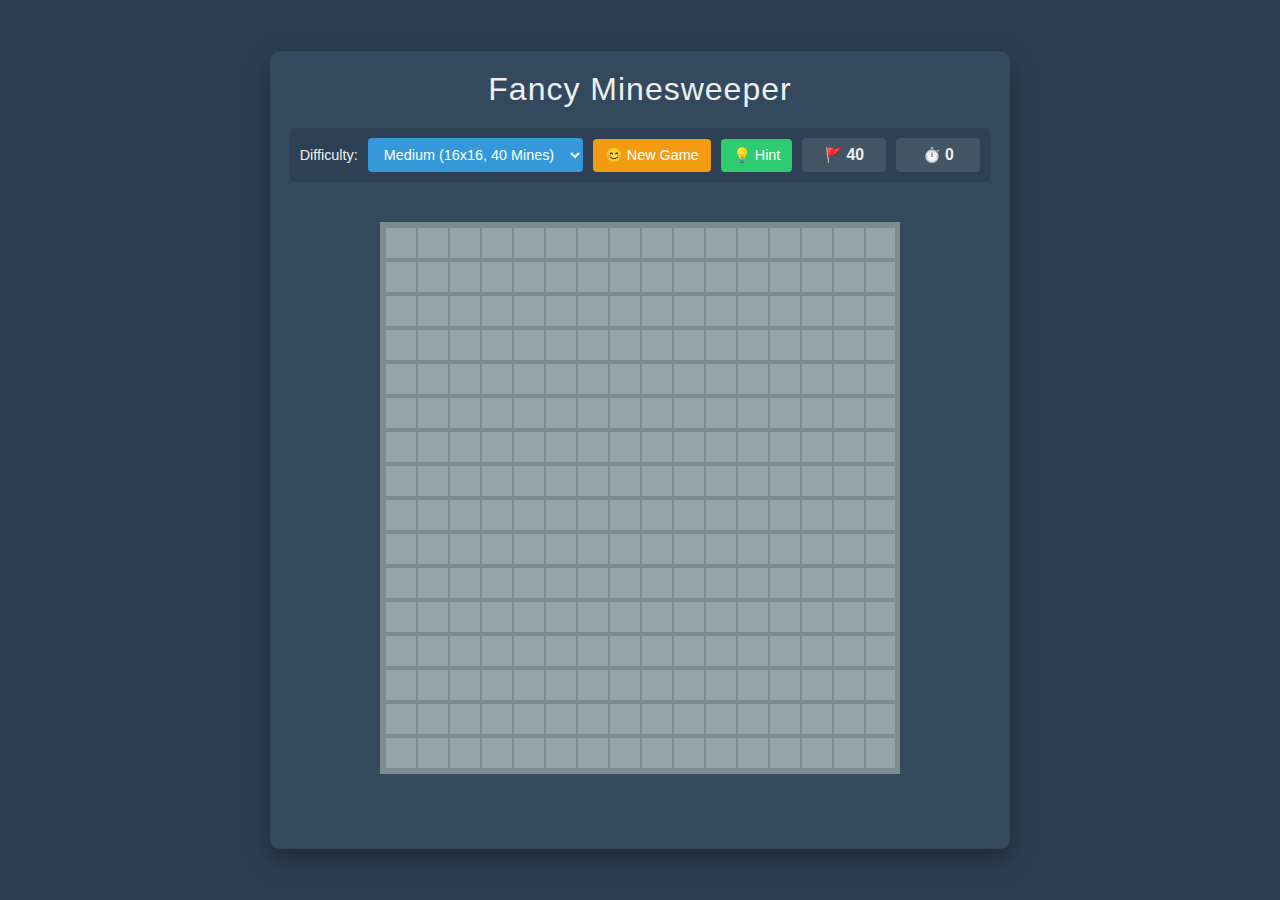
<file: mindsweeper.html>
<!DOCTYPE html>
<html lang="en">
<head>
    <meta charset="UTF-8">
    <meta name="viewport" content="width=device-width, initial-scale=1.0">
    <title>Fancy Minesweeper</title>
    <style>
        :root {
            --bg-color: #2c3e50; /* Midnight Blue */
            --cell-hidden-color: #95a5a6; /* Concrete */
            --cell-hidden-hover: #bdc3c7; /* Silver */
            --cell-revealed-color: #ecf0f1; /* Clouds */
            --border-color: #7f8c8d; /* Asbestos */
            --text-color: #2c3e50;
            --header-bg: #34495e; /* Wet Asphalt */
            --header-text: #ecf0f1;
            --button-bg: #3498db; /* Peter River */
            --button-hover: #2980b9; /* Belize Hole */
            --button-text: #ffffff;
            --danger-color: #e74c3c; /* Alizarin */
            --safe-color: #2ecc71; /* Emerald */
            --flag-color: #f1c40f; /* Sun Flower */
            --hint-highlight: rgba(46, 204, 113, 0.5); /* Transparent Emerald for box-shadow */

            --font-main: 'Segoe UI', Tahoma, Geneva, Verdana, sans-serif;

            --color-1: #3498db; /* Peter River */
            --color-2: #2ecc71; /* Emerald */
            --color-3: #e74c3c; /* Alizarin */
            --color-4: #9b59b6; /* Amethyst */
            --color-5: #f39c12; /* Orange */
            --color-6: #1abc9c; /* Turquoise */
            --color-7: #34495e; /* Wet Asphalt */
            --color-8: #7f8c8d; /* Asbestos */
        }

        body {
            font-family: var(--font-main);
            background-color: var(--bg-color);
            color: var(--header-text);
            display: flex;
            justify-content: center;
            align-items: center;
            min-height: 100vh;
            margin: 0;
            padding: 20px;
            box-sizing: border-box;
            user-select: none; /* Prevent text selection during gameplay */
            -webkit-user-select: none; /* Safari */
            -moz-user-select: none; /* Firefox */
            -ms-user-select: none; /* IE/Edge */
        }

        .game-container {
            background-color: var(--header-bg);
            padding: 20px;
            border-radius: 10px;
            box-shadow: 0 10px 25px rgba(0, 0, 0, 0.3);
            text-align: center;
            max-width: 100%; /* Limits container width */
            box-sizing: border-box; /* Include padding in width calculation */
        }

        h1 {
            margin-top: 0;
            margin-bottom: 20px;
            color: var(--header-text);
            font-weight: 300;
            letter-spacing: 1px;
        }

        .controls {
            display: flex;
            flex-wrap: wrap; /* Allow wrapping on smaller screens */
            justify-content: space-between;
            align-items: center;
            margin-bottom: 20px;
            gap: 10px; /* Spacing between control items */
            padding: 10px;
            background-color: rgba(0,0,0,0.1);
            border-radius: 5px;
        }

        .control-group {
            display: flex;
            align-items: center;
            gap: 10px;
        }

        .controls label, .controls span {
            font-size: 0.9em;
        }

        .controls select, .controls button {
            padding: 8px 12px;
            border: none;
            border-radius: 4px;
            background-color: var(--button-bg);
            color: var(--button-text);
            font-size: 0.9em;
            cursor: pointer;
            transition: background-color 0.2s ease;
        }

        .controls select:focus, .controls button:focus {
            outline: none;
            box-shadow: 0 0 0 2px rgba(52, 152, 219, 0.5); /* Focus ring */
        }

        .controls button:hover {
            background-color: var(--button-hover);
        }

        .controls button#reset-button {
             background-color: #f39c12; /* Orange */
        }
        .controls button#reset-button:hover {
             background-color: #e67e22; /* Carrot */
        }
         .controls button#hint-button {
             background-color: var(--safe-color);
        }
        .controls button#hint-button:hover {
             background-color: #27ae60; /* Nephritis */
        }
        .controls button:disabled {
            background-color: #95a5a6; /* Concrete */
            cursor: not-allowed;
        }

        .status-display {
            padding: 8px 12px;
            background-color: rgba(255, 255, 255, 0.1);
            border-radius: 4px;
            min-width: 60px; /* Ensure minimum width */
            text-align: center;
            font-weight: bold;
            font-size: 1em;
            display: inline-block; /* Fit content */
        }

        .status-display span {
            font-size: 1.1em;
        }

        .game-board {
            /* grid-template-columns will be set by JS */
            gap: 2px; /* Space between cells */
            margin: 20px auto; /* Center the board */
            border: 5px solid var(--border-color);
            background-color: var(--border-color); /* Fill gaps */
            display: inline-grid; /* Crucial: makes grid size to content */
            max-width: 100%; /* Crucial: Prevents grid from exceeding parent width */
            overflow: auto; /* Crucial: Adds scrollbars TO THE GRID if content overflows */
            box-sizing: border-box; /* Include border in width */
        }

        .cell {
            width: 30px;
            height: 30px;
            background-color: var(--cell-hidden-color);
            border: 1px solid var(--border-color);
            display: flex;
            justify-content: center;
            align-items: center;
            font-size: 1.1em;
            font-weight: bold;
            cursor: pointer;
            transition: background-color 0.1s ease;
            color: var(--text-color);
            position: relative; /* Needed for potential absolute positioned elements later if desired */
        }

        .cell:hover:not(.revealed):not(.flagged):not(.hint-icon) { /* Don't change bg on hover if it's hinted */
            background-color: var(--cell-hidden-hover);
        }

        .cell.revealed {
            background-color: var(--cell-revealed-color);
            cursor: default;
            border: 1px solid #bdc3c7; /* Lighter border for revealed */
        }

        .cell.mine {
            background-color: var(--danger-color);
            color: white; /* Make emoji visible */
        }
         .cell.mine.exploded {
            background-color: #c0392b; /* Pomegranate */
        }

        .cell.flagged {
            background-color: var(--flag-color);
            color: white;
        }

        /* Hint Styling - Icon takes precedence */
        .cell.hint-icon {
             /* Optional: Keep shadow effect? */
            /* box-shadow: 0 0 15px 5px var(--hint-highlight); */
            /* transition: box-shadow 0.5s ease-out; */
            font-size: 1.5em; /* Make icon slightly larger */
            line-height: 1; /* Adjust line height for icon */
        }

        /* Number colors */
        .cell.revealed[data-count="1"] { color: var(--color-1); }
        .cell.revealed[data-count="2"] { color: var(--color-2); }
        .cell.revealed[data-count="3"] { color: var(--color-3); }
        .cell.revealed[data-count="4"] { color: var(--color-4); }
        .cell.revealed[data-count="5"] { color: var(--color-5); }
        .cell.revealed[data-count="6"] { color: var(--color-6); }
        .cell.revealed[data-count="7"] { color: var(--color-7); }
        .cell.revealed[data-count="8"] { color: var(--color-8); }

        .game-message {
            margin-top: 15px;
            font-size: 1.2em;
            font-weight: bold;
            min-height: 20px; /* Reserve space */
        }

        .win { color: var(--safe-color); }
        .lose { color: var(--danger-color); }

    </style>
</head>
<body>
    <div class="game-container">
        <h1>Fancy Minesweeper</h1>

        <div class="controls">
            <div class="control-group">
                 <label for="difficulty">Difficulty:</label>
                 <select id="difficulty">
                     <option value="easy">Easy (9x9, 10 Mines)</option>
                     <option value="medium" selected>Medium (16x16, 40 Mines)</option>
                     <option value="hard">Hard (16x30, 99 Mines)</option> <!-- Swapped WxH display -->
                 </select>
                 <button id="reset-button">😊 Play Again?</button> <!-- Updated default text -->
            </div>
             <div class="control-group">
                 <button id="hint-button">💡 Hint</button>
            </div>
            <div class="control-group">
                <span class="status-display">🚩 <span id="flags-left">0</span></span>
                <span class="status-display">⏱️ <span id="timer">0</span></span>
            </div>
        </div>

        <div id="game-board" class="game-board" oncontextmenu="return false;">
            <!-- Cells will be generated here -->
        </div>

        <div id="game-message" class="game-message"></div>
    </div>

    <script>
        const gameBoard = document.getElementById('game-board');
        const difficultySelector = document.getElementById('difficulty');
        const resetButton = document.getElementById('reset-button');
        const hintButton = document.getElementById('hint-button');
        const flagsLeftDisplay = document.getElementById('flags-left');
        const timerDisplay = document.getElementById('timer');
        const gameMessage = document.getElementById('game-message');

        let rows, cols, mineCount;
        let grid = []; // Array of cell objects { mine, revealed, flagged, count }
        let flagsPlaced = 0;
        let revealedCount = 0;
        let timerInterval = null;
        let startTime = 0;
        let gameOver = false;
        let firstClick = true;
        let hintTimeout = null; // To clear hint icon/highlight

        const difficulties = {
            easy: { rows: 9, cols: 9, mines: 10 },
            medium: { rows: 16, cols: 16, mines: 40 },
            hard: { rows: 16, cols: 30, mines: 99 } // Note: WxH is 30x16
        };

        function clearPreviousHint() {
            if (hintTimeout) {
                clearTimeout(hintTimeout);
                const previousHint = gameBoard.querySelector('.hint-icon');
                if (previousHint) {
                    previousHint.textContent = '';
                    previousHint.classList.remove('hint-icon');
                }
                hintTimeout = null;
            }
        }

        function initGame() {
            // Clear previous state
            stopTimer();
            clearPreviousHint(); // Clear hint on reset
            gameBoard.innerHTML = '';
            gameBoard.style.gridTemplateColumns = ''; // Reset grid columns
            gameMessage.textContent = '';
            gameMessage.className = 'game-message'; // Reset message style

            // Set difficulty
            const selectedDifficulty = difficultySelector.value;
            const settings = difficulties[selectedDifficulty];
            rows = settings.rows;
            cols = settings.cols;
            mineCount = settings.mines;

            // Reset game state variables
            grid = [];
            flagsPlaced = 0;
            revealedCount = 0;
            gameOver = false;
            firstClick = true;
            startTime = 0;
            timerDisplay.textContent = '0';
            resetButton.textContent = '😊 New Game'; // Set initial button text
            updateFlagsDisplay();

            // Adjust board style
            gameBoard.style.gridTemplateColumns = `repeat(${cols}, 30px)`;

            // Create grid data structure
            createGridArray();
            // We place mines *after* the first click now for safety guarantee
            renderBoard();

            // Enable buttons
            hintButton.disabled = false;
        }

        function createGridArray() {
            for (let r = 0; r < rows; r++) {
                grid[r] = [];
                for (let c = 0; c < cols; c++) {
                    grid[r][c] = {
                        mine: false,
                        revealed: false,
                        flagged: false,
                        count: 0, // Adjacent mines
                        element: null // Reference to the DOM element
                    };
                }
            }
        }

        function placeMines(firstClickRow, firstClickCol) {
            let minesToPlace = mineCount;
            let safeRadius = 1; // Ensure a 3x3 area around first click is safe

            while (minesToPlace > 0) {
                const r = Math.floor(Math.random() * rows);
                const c = Math.floor(Math.random() * cols);

                // Ensure mine isn't placed on the first click or within the safe radius
                const isFirstClickZone = Math.abs(r - firstClickRow) <= safeRadius && Math.abs(c - firstClickCol) <= safeRadius;

                if (!grid[r][c].mine && !(firstClick && isFirstClickZone)) {
                    grid[r][c].mine = true;
                    minesToPlace--;
                }
            }
        }


        function calculateNumbers() {
            for (let r = 0; r < rows; r++) {
                for (let c = 0; c < cols; c++) {
                    if (grid[r][c].mine) continue;
                    let count = 0;
                    getNeighbors(r, c).forEach(([nr, nc]) => {
                        if (grid[nr][nc].mine) {
                            count++;
                        }
                    });
                    grid[r][c].count = count;
                }
            }
        }

        function renderBoard() {
            gameBoard.innerHTML = ''; // Clear previous board elements
            for (let r = 0; r < rows; r++) {
                for (let c = 0; c < cols; c++) {
                    const cell = document.createElement('div');
                    cell.classList.add('cell');
                    cell.dataset.row = r;
                    cell.dataset.col = c;

                    // Store reference
                    grid[r][c].element = cell;

                    // Left Click Listener
                    cell.addEventListener('click', () => handleLeftClick(r, c));
                    // Right Click Listener (Flagging)
                    cell.addEventListener('contextmenu', (e) => {
                        e.preventDefault(); // Prevent default context menu
                        handleRightClick(r, c);
                    });

                    gameBoard.appendChild(cell);
                }
            }
        }

        function updateCellAppearance(r, c) {
            const cellData = grid[r][c];
            const cellElement = cellData.element;
            if (!cellElement) return;

            // Clear previous state classes/content
            const hadHintIcon = cellElement.classList.contains('hint-icon'); // Check before resetting class
            cellElement.className = 'cell'; // Reset classes
            cellElement.textContent = '';
            cellElement.removeAttribute('data-count');

            // If this cell was being hinted, make sure the hint state is cleared
            if (hadHintIcon) {
                 clearPreviousHint(); // Clears timeout and icon
            }

            if (gameOver && cellData.mine && !cellData.flagged) {
                 cellElement.classList.add('mine');
                 cellElement.textContent = '💣';
            } else if (gameOver && !cellData.mine && cellData.flagged) {
                // Indicate wrongly placed flag
                cellElement.classList.add('revealed'); // Show it's not a mine
                cellElement.textContent = '❌';
                cellElement.style.backgroundColor = '#bdc3c7'; // Greyish background
            } else if (cellData.flagged) {
                cellElement.classList.add('flagged');
                cellElement.textContent = '🚩';
            } else if (cellData.revealed) {
                cellElement.classList.add('revealed');
                if (cellData.mine) { // Should only happen on game over click
                    cellElement.classList.add('mine', 'exploded');
                    cellElement.textContent = '💥';
                } else if (cellData.count > 0) {
                    cellElement.textContent = cellData.count;
                    cellElement.dataset.count = cellData.count; // For CSS styling
                }
                // If count is 0, it remains blank
            }
            // If cell is hidden & unflagged, it remains blank with default styling
        }


        function handleLeftClick(r, c) {
            if (gameOver || grid[r][c].revealed || grid[r][c].flagged) {
                return; // Ignore clicks on revealed/flagged cells or if game is over
            }

             // If the clicked cell is the one being hinted, clear the hint immediately
             if (grid[r][c].element?.classList.contains('hint-icon')) {
                clearPreviousHint();
            }

            // First Click Logic
            if (firstClick) {
                placeMines(r, c); // Place mines away from the first click
                calculateNumbers(); // Calculate numbers *after* mines are placed
                startTimer();
                firstClick = false;
            }

            const cellData = grid[r][c];
            cellData.revealed = true;
            revealedCount++;

            // Update appearance *before* recursion/game over check
            updateCellAppearance(r, c); // Needs to be done here to clear potential hint icon

            if (cellData.mine) {
                cellData.element.classList.add('exploded'); // Mark the clicked mine visually
                cellData.element.textContent = '💥'; // Show explosion immediately
                triggerGameOver(false); // Player lost
            } else {
                if (cellData.count === 0) {
                    // Reveal adjacent cells recursively if it's a blank cell
                    revealAdjacent(r, c);
                }
                checkWinCondition();
            }
        }

        function handleRightClick(r, c) {
            if (gameOver || grid[r][c].revealed) {
                return; // Ignore right-clicks on revealed cells or if game is over
            }

             // If the clicked cell is the one being hinted, clear the hint immediately
             if (grid[r][c].element?.classList.contains('hint-icon')) {
                clearPreviousHint();
            }

            const cellData = grid[r][c];
            cellData.flagged = !cellData.flagged; // Toggle flag

            if (cellData.flagged) {
                flagsPlaced++;
            } else {
                flagsPlaced--;
            }

            updateFlagsDisplay();
            updateCellAppearance(r, c);
            // Optional: Check win condition on flag placement (strict win)
            // checkWinCondition();
        }

        function revealAdjacent(r, c) {
            getNeighbors(r, c).forEach(([nr, nc]) => {
                const neighborData = grid[nr][nc];
                // Only reveal if it's not already revealed, not flagged, and not a mine
                if (!neighborData.revealed && !neighborData.flagged && !neighborData.mine) {
                    neighborData.revealed = true;
                    revealedCount++;
                    updateCellAppearance(nr, nc); // Update appearance
                    if (neighborData.count === 0) {
                        // If this neighbor is also blank, recurse
                        revealAdjacent(nr, nc);
                    }
                }
            });
        }

        function getNeighbors(r, c) {
            const neighbors = [];
            for (let dr = -1; dr <= 1; dr++) {
                for (let dc = -1; dc <= 1; dc++) {
                    if (dr === 0 && dc === 0) continue; // Skip self
                    const nr = r + dr;
                    const nc = c + dc;
                    if (isValid(nr, nc)) {
                        neighbors.push([nr, nc]);
                    }
                }
            }
            return neighbors;
        }

        function isValid(r, c) {
            return r >= 0 && r < rows && c >= 0 && c < cols;
        }

        function updateFlagsDisplay() {
            flagsLeftDisplay.textContent = Math.max(0, mineCount - flagsPlaced); // Don't show negative flags
        }

        function startTimer() {
            if (timerInterval) clearInterval(timerInterval); // Clear existing timer
            startTime = Date.now();
            timerDisplay.textContent = '0'; // Reset display
            timerInterval = setInterval(updateTimer, 1000);
        }

        function stopTimer() {
            clearInterval(timerInterval);
            timerInterval = null;
        }

        function updateTimer() {
            const now = Date.now();
            const timeElapsed = Math.floor((now - startTime) / 1000);
            timerDisplay.textContent = timeElapsed;
        }

        function checkWinCondition() {
            const totalSafeCells = rows * cols - mineCount;
            if (!gameOver && revealedCount === totalSafeCells) { // Ensure not already game over
                triggerGameOver(true); // Player won
            }
        }

        function triggerGameOver(isWin) {
             if (gameOver) return; // Prevent multiple triggers

            gameOver = true;
            stopTimer();
            clearPreviousHint(); // Clear hint on game over
            hintButton.disabled = true; // Disable hint button

            if (isWin) {
                gameMessage.textContent = '😎 You Win! 😎';
                gameMessage.className = 'game-message win';
                resetButton.textContent = '😎 Play Again?';
                 // Auto-flag remaining mines on win
                 for (let r = 0; r < rows; r++) {
                    for (let c = 0; c < cols; c++) {
                         if (grid[r][c].mine && !grid[r][c].flagged) {
                            grid[r][c].flagged = true;
                            flagsPlaced++;
                         }
                         // Update appearance for final state (flags / revealed)
                          if (!grid[r][c].revealed) { // Ensure all cells have final appearance
                             updateCellAppearance(r, c);
                          }
                    }
                }
                updateFlagsDisplay();

            } else {
                gameMessage.textContent = '😭 Boom! Game Over 😭';
                gameMessage.className = 'game-message lose';
                resetButton.textContent = '😭 Try Again?';
                // Reveal all mines and incorrect flags
                for (let r = 0; r < rows; r++) {
                    for (let c = 0; c < cols; c++) {
                        // Reveal mines that weren't flagged, and mark incorrect flags
                        if (grid[r][c].mine && !grid[r][c].flagged) {
                             grid[r][c].revealed = true; // Mark as revealed to trigger appearance update
                             updateCellAppearance(r, c);
                        } else if (!grid[r][c].mine && grid[r][c].flagged) {
                             grid[r][c].revealed = true; // Mark as revealed to trigger appearance update
                             updateCellAppearance(r, c); // Will show the 'X' mark
                        } else if (grid[r][c].mine && grid[r][c].flagged) {
                             // Correctly flagged mines can just stay flagged
                             updateCellAppearance(r, c);
                        }
                        // The clicked mine (exploded) is already handled by handleLeftClick
                    }
                }
            }
        }

        // --- Hint Logic ---
        function getHint() {
            if (gameOver || firstClick) return; // No hints before game starts or after it ends

            clearPreviousHint(); // Clear any existing hint first

            let hintedCellCoords = null; // Store coords [r, c]

            // Strategy 1: Find a guaranteed safe cell next to a numbered cell
            // A cell is guaranteed safe if a revealed neighbor number N has exactly N flags adjacent to it.
            searchLoop: // Label for breaking outer loop
            for (let r = 0; r < rows; r++) {
                for (let c = 0; c < cols; c++) {
                    const cellData = grid[r][c];
                    if (cellData.revealed && cellData.count > 0) {
                        let flaggedNeighbors = 0;
                        let hiddenNeighborsCoords = [];
                        getNeighbors(r, c).forEach(([nr, nc]) => {
                            const neighbor = grid[nr][nc];
                            if (neighbor.flagged) {
                                flaggedNeighbors++;
                            } else if (!neighbor.revealed) {
                                hiddenNeighborsCoords.push([nr, nc]);
                            }
                        });

                        if (flaggedNeighbors === cellData.count && hiddenNeighborsCoords.length > 0) {
                            // All mines around this number are flagged, remaining hidden are safe
                            hintedCellCoords = hiddenNeighborsCoords[0]; // Hint the first safe one found
                            break searchLoop; // Found a guaranteed hint, stop searching
                        }
                    }
                }
            }

             // Strategy 2 (Fallback): Find any unrevealed, unflagged, non-mine cell randomly
             if (!hintedCellCoords) {
                let potentialHintsCoords = [];
                for (let r = 0; r < rows; r++) {
                    for (let c = 0; c < cols; c++) {
                        if (!grid[r][c].revealed && !grid[r][c].flagged && !grid[r][c].mine) {
                            potentialHintsCoords.push([r, c]);
                        }
                    }
                }
                if (potentialHintsCoords.length > 0) {
                    const randomIndex = Math.floor(Math.random() * potentialHintsCoords.length);
                    hintedCellCoords = potentialHintsCoords[randomIndex];
                }
             }

            // Apply hint if found
            if (hintedCellCoords) {
                const [hr, hc] = hintedCellCoords;
                const hintElement = grid[hr][hc].element;
                if (hintElement) {
                    hintElement.textContent = '💡'; // Add the lightbulb icon
                    hintElement.classList.add('hint-icon'); // Add class to identify/style

                    // Set timeout to clear this specific hint
                    hintTimeout = setTimeout(() => {
                         // Check if the element *still* has the icon before clearing
                         // (Could have been clicked/flagged in the meantime)
                         if (hintElement.classList.contains('hint-icon')) {
                             hintElement.textContent = '';
                             hintElement.classList.remove('hint-icon');
                         }
                         hintTimeout = null; // Mark timeout as finished
                     }, 1500); // Show icon for 1.5 seconds
                }
            } else {
                 // No safe hint available (might only be mines left or require guessing)
                 gameMessage.textContent = "🤔 No obvious safe move found...";
                 setTimeout(() => { if (!gameOver) gameMessage.textContent = ''; }, 2000);
            }
        }

        // Event Listeners
        resetButton.addEventListener('click', initGame);
        difficultySelector.addEventListener('change', initGame);
        hintButton.addEventListener('click', getHint);

        // Initial game setup
        initGame();

    </script>
</body>
</html>
</file>
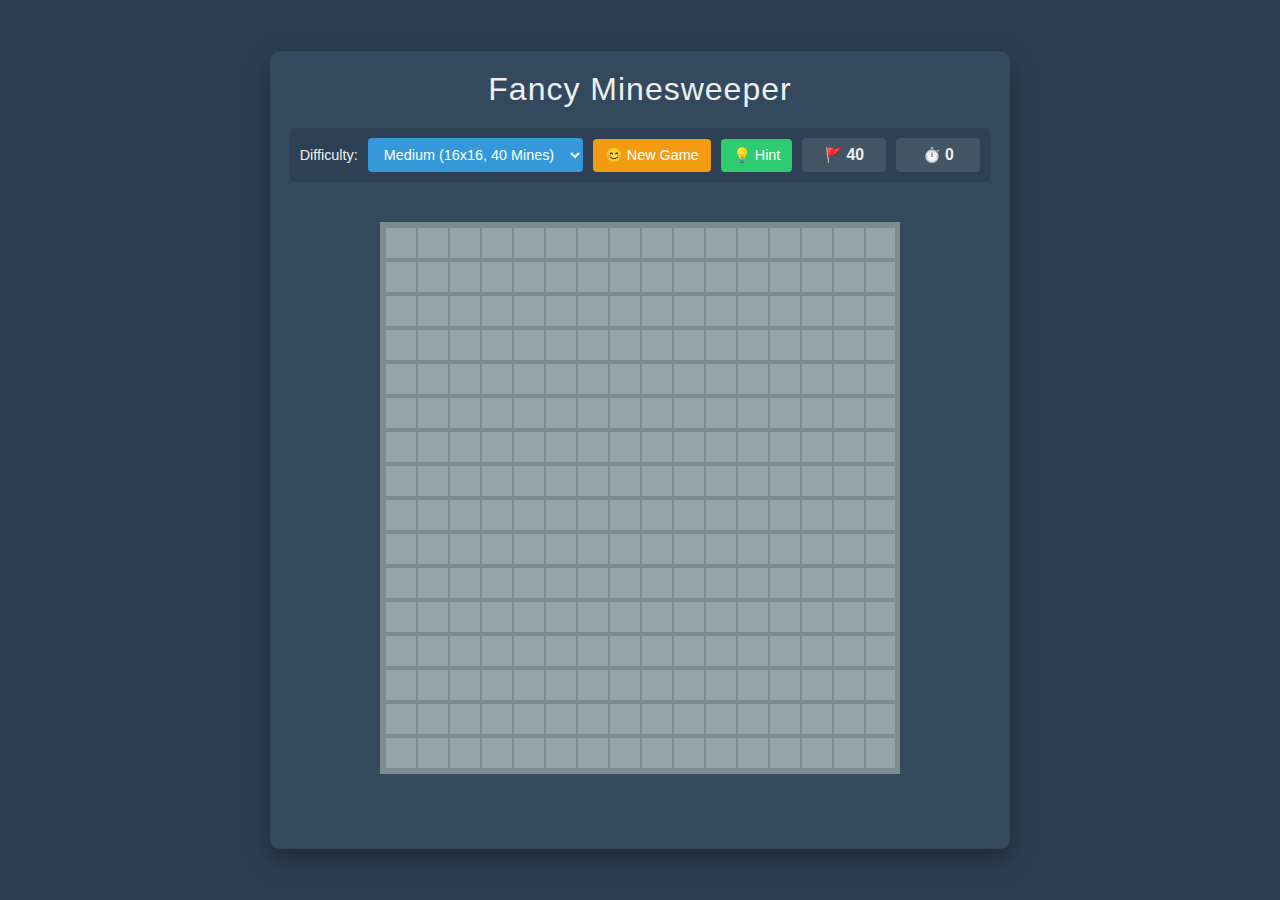
<file: Mindsweeper.html>
<!DOCTYPE html>
<html lang="en">
<head>
    <meta charset="UTF-8">
    <meta name="viewport" content="width=device-width, initial-scale=1.0">
    <title>Fancy Minesweeper</title>
    <style>
        :root {
            --bg-color: #2c3e50; /* Midnight Blue */
            --cell-hidden-color: #95a5a6; /* Concrete */
            --cell-hidden-hover: #bdc3c7; /* Silver */
            --cell-revealed-color: #ecf0f1; /* Clouds */
            --border-color: #7f8c8d; /* Asbestos */
            --text-color: #2c3e50;
            --header-bg: #34495e; /* Wet Asphalt */
            --header-text: #ecf0f1;
            --button-bg: #3498db; /* Peter River */
            --button-hover: #2980b9; /* Belize Hole */
            --button-text: #ffffff;
            --danger-color: #e74c3c; /* Alizarin */
            --safe-color: #2ecc71; /* Emerald */
            --flag-color: #f1c40f; /* Sun Flower */
            --hint-highlight: rgba(46, 204, 113, 0.5); /* Transparent Emerald for box-shadow */

            --font-main: 'Segoe UI', Tahoma, Geneva, Verdana, sans-serif;

            --color-1: #3498db; /* Peter River */
            --color-2: #2ecc71; /* Emerald */
            --color-3: #e74c3c; /* Alizarin */
            --color-4: #9b59b6; /* Amethyst */
            --color-5: #f39c12; /* Orange */
            --color-6: #1abc9c; /* Turquoise */
            --color-7: #34495e; /* Wet Asphalt */
            --color-8: #7f8c8d; /* Asbestos */
        }

        body {
            font-family: var(--font-main);
            background-color: var(--bg-color);
            color: var(--header-text);
            display: flex;
            justify-content: center;
            align-items: center;
            min-height: 100vh;
            margin: 0;
            padding: 20px;
            box-sizing: border-box;
            user-select: none; /* Prevent text selection during gameplay */
            -webkit-user-select: none; /* Safari */
            -moz-user-select: none; /* Firefox */
            -ms-user-select: none; /* IE/Edge */
        }

        .game-container {
            background-color: var(--header-bg);
            padding: 20px;
            border-radius: 10px;
            box-shadow: 0 10px 25px rgba(0, 0, 0, 0.3);
            text-align: center;
            max-width: 100%; /* Limits container width */
            box-sizing: border-box; /* Include padding in width calculation */
        }

        h1 {
            margin-top: 0;
            margin-bottom: 20px;
            color: var(--header-text);
            font-weight: 300;
            letter-spacing: 1px;
        }

        .controls {
            display: flex;
            flex-wrap: wrap; /* Allow wrapping on smaller screens */
            justify-content: space-between;
            align-items: center;
            margin-bottom: 20px;
            gap: 10px; /* Spacing between control items */
            padding: 10px;
            background-color: rgba(0,0,0,0.1);
            border-radius: 5px;
        }

        .control-group {
            display: flex;
            align-items: center;
            gap: 10px;
        }

        .controls label, .controls span {
            font-size: 0.9em;
        }

        .controls select, .controls button {
            padding: 8px 12px;
            border: none;
            border-radius: 4px;
            background-color: var(--button-bg);
            color: var(--button-text);
            font-size: 0.9em;
            cursor: pointer;
            transition: background-color 0.2s ease;
        }

        .controls select:focus, .controls button:focus {
            outline: none;
            box-shadow: 0 0 0 2px rgba(52, 152, 219, 0.5); /* Focus ring */
        }

        .controls button:hover {
            background-color: var(--button-hover);
        }

        .controls button#reset-button {
             background-color: #f39c12; /* Orange */
        }
        .controls button#reset-button:hover {
             background-color: #e67e22; /* Carrot */
        }
         .controls button#hint-button {
             background-color: var(--safe-color);
        }
        .controls button#hint-button:hover {
             background-color: #27ae60; /* Nephritis */
        }
        .controls button:disabled {
            background-color: #95a5a6; /* Concrete */
            cursor: not-allowed;
        }

        .status-display {
            padding: 8px 12px;
            background-color: rgba(255, 255, 255, 0.1);
            border-radius: 4px;
            min-width: 60px; /* Ensure minimum width */
            text-align: center;
            font-weight: bold;
            font-size: 1em;
            display: inline-block; /* Fit content */
        }

        .status-display span {
            font-size: 1.1em;
        }

        .game-board {
            /* grid-template-columns will be set by JS */
            gap: 2px; /* Space between cells */
            margin: 20px auto; /* Center the board */
            border: 5px solid var(--border-color);
            background-color: var(--border-color); /* Fill gaps */
            display: inline-grid; /* Crucial: makes grid size to content */
            max-width: 100%; /* Crucial: Prevents grid from exceeding parent width */
            overflow: auto; /* Crucial: Adds scrollbars TO THE GRID if content overflows */
            box-sizing: border-box; /* Include border in width */
        }

        .cell {
            width: 30px;
            height: 30px;
            background-color: var(--cell-hidden-color);
            border: 1px solid var(--border-color);
            display: flex;
            justify-content: center;
            align-items: center;
            font-size: 1.1em;
            font-weight: bold;
            cursor: pointer;
            transition: background-color 0.1s ease;
            color: var(--text-color);
            position: relative; /* Needed for potential absolute positioned elements later if desired */
        }

        .cell:hover:not(.revealed):not(.flagged):not(.hint-icon) { /* Don't change bg on hover if it's hinted */
            background-color: var(--cell-hidden-hover);
        }

        .cell.revealed {
            background-color: var(--cell-revealed-color);
            cursor: default;
            border: 1px solid #bdc3c7; /* Lighter border for revealed */
        }

        .cell.mine {
            background-color: var(--danger-color);
            color: white; /* Make emoji visible */
        }
         .cell.mine.exploded {
            background-color: #c0392b; /* Pomegranate */
        }

        .cell.flagged {
            background-color: var(--flag-color);
            color: white;
        }

        /* Hint Styling - Icon takes precedence */
        .cell.hint-icon {
             /* Optional: Keep shadow effect? */
            /* box-shadow: 0 0 15px 5px var(--hint-highlight); */
            /* transition: box-shadow 0.5s ease-out; */
            font-size: 1.5em; /* Make icon slightly larger */
            line-height: 1; /* Adjust line height for icon */
        }

        /* Number colors */
        .cell.revealed[data-count="1"] { color: var(--color-1); }
        .cell.revealed[data-count="2"] { color: var(--color-2); }
        .cell.revealed[data-count="3"] { color: var(--color-3); }
        .cell.revealed[data-count="4"] { color: var(--color-4); }
        .cell.revealed[data-count="5"] { color: var(--color-5); }
        .cell.revealed[data-count="6"] { color: var(--color-6); }
        .cell.revealed[data-count="7"] { color: var(--color-7); }
        .cell.revealed[data-count="8"] { color: var(--color-8); }

        .game-message {
            margin-top: 15px;
            font-size: 1.2em;
            font-weight: bold;
            min-height: 20px; /* Reserve space */
        }

        .win { color: var(--safe-color); }
        .lose { color: var(--danger-color); }

    </style>
</head>
<body>
    <div class="game-container">
        <h1>Fancy Minesweeper</h1>

        <div class="controls">
            <div class="control-group">
                 <label for="difficulty">Difficulty:</label>
                 <select id="difficulty">
                     <option value="easy">Easy (9x9, 10 Mines)</option>
                     <option value="medium" selected>Medium (16x16, 40 Mines)</option>
                     <option value="hard">Hard (16x30, 99 Mines)</option> <!-- Swapped WxH display -->
                 </select>
                 <button id="reset-button">😊 Play Again?</button> <!-- Updated default text -->
            </div>
             <div class="control-group">
                 <button id="hint-button">💡 Hint</button>
            </div>
            <div class="control-group">
                <span class="status-display">🚩 <span id="flags-left">0</span></span>
                <span class="status-display">⏱️ <span id="timer">0</span></span>
            </div>
        </div>

        <div id="game-board" class="game-board" oncontextmenu="return false;">
            <!-- Cells will be generated here -->
        </div>

        <div id="game-message" class="game-message"></div>
    </div>

    <script>
        const gameBoard = document.getElementById('game-board');
        const difficultySelector = document.getElementById('difficulty');
        const resetButton = document.getElementById('reset-button');
        const hintButton = document.getElementById('hint-button');
        const flagsLeftDisplay = document.getElementById('flags-left');
        const timerDisplay = document.getElementById('timer');
        const gameMessage = document.getElementById('game-message');

        let rows, cols, mineCount;
        let grid = []; // Array of cell objects { mine, revealed, flagged, count }
        let flagsPlaced = 0;
        let revealedCount = 0;
        let timerInterval = null;
        let startTime = 0;
        let gameOver = false;
        let firstClick = true;
        let hintTimeout = null; // To clear hint icon/highlight

        const difficulties = {
            easy: { rows: 9, cols: 9, mines: 10 },
            medium: { rows: 16, cols: 16, mines: 40 },
            hard: { rows: 16, cols: 30, mines: 99 } // Note: WxH is 30x16
        };

        function clearPreviousHint() {
            if (hintTimeout) {
                clearTimeout(hintTimeout);
                const previousHint = gameBoard.querySelector('.hint-icon');
                if (previousHint) {
                    previousHint.textContent = '';
                    previousHint.classList.remove('hint-icon');
                }
                hintTimeout = null;
            }
        }

        function initGame() {
            // Clear previous state
            stopTimer();
            clearPreviousHint(); // Clear hint on reset
            gameBoard.innerHTML = '';
            gameBoard.style.gridTemplateColumns = ''; // Reset grid columns
            gameMessage.textContent = '';
            gameMessage.className = 'game-message'; // Reset message style

            // Set difficulty
            const selectedDifficulty = difficultySelector.value;
            const settings = difficulties[selectedDifficulty];
            rows = settings.rows;
            cols = settings.cols;
            mineCount = settings.mines;

            // Reset game state variables
            grid = [];
            flagsPlaced = 0;
            revealedCount = 0;
            gameOver = false;
            firstClick = true;
            startTime = 0;
            timerDisplay.textContent = '0';
            resetButton.textContent = '😊 New Game'; // Set initial button text
            updateFlagsDisplay();

            // Adjust board style
            gameBoard.style.gridTemplateColumns = `repeat(${cols}, 30px)`;

            // Create grid data structure
            createGridArray();
            // We place mines *after* the first click now for safety guarantee
            renderBoard();

            // Enable buttons
            hintButton.disabled = false;
        }

        function createGridArray() {
            for (let r = 0; r < rows; r++) {
                grid[r] = [];
                for (let c = 0; c < cols; c++) {
                    grid[r][c] = {
                        mine: false,
                        revealed: false,
                        flagged: false,
                        count: 0, // Adjacent mines
                        element: null // Reference to the DOM element
                    };
                }
            }
        }

        function placeMines(firstClickRow, firstClickCol) {
            let minesToPlace = mineCount;
            let safeRadius = 1; // Ensure a 3x3 area around first click is safe

            while (minesToPlace > 0) {
                const r = Math.floor(Math.random() * rows);
                const c = Math.floor(Math.random() * cols);

                // Ensure mine isn't placed on the first click or within the safe radius
                const isFirstClickZone = Math.abs(r - firstClickRow) <= safeRadius && Math.abs(c - firstClickCol) <= safeRadius;

                if (!grid[r][c].mine && !(firstClick && isFirstClickZone)) {
                    grid[r][c].mine = true;
                    minesToPlace--;
                }
            }
        }


        function calculateNumbers() {
            for (let r = 0; r < rows; r++) {
                for (let c = 0; c < cols; c++) {
                    if (grid[r][c].mine) continue;
                    let count = 0;
                    getNeighbors(r, c).forEach(([nr, nc]) => {
                        if (grid[nr][nc].mine) {
                            count++;
                        }
                    });
                    grid[r][c].count = count;
                }
            }
        }

        function renderBoard() {
            gameBoard.innerHTML = ''; // Clear previous board elements
            for (let r = 0; r < rows; r++) {
                for (let c = 0; c < cols; c++) {
                    const cell = document.createElement('div');
                    cell.classList.add('cell');
                    cell.dataset.row = r;
                    cell.dataset.col = c;

                    // Store reference
                    grid[r][c].element = cell;

                    // Left Click Listener
                    cell.addEventListener('click', () => handleLeftClick(r, c));
                    // Right Click Listener (Flagging)
                    cell.addEventListener('contextmenu', (e) => {
                        e.preventDefault(); // Prevent default context menu
                        handleRightClick(r, c);
                    });

                    gameBoard.appendChild(cell);
                }
            }
        }

        function updateCellAppearance(r, c) {
            const cellData = grid[r][c];
            const cellElement = cellData.element;
            if (!cellElement) return;

            // Clear previous state classes/content
            const hadHintIcon = cellElement.classList.contains('hint-icon'); // Check before resetting class
            cellElement.className = 'cell'; // Reset classes
            cellElement.textContent = '';
            cellElement.removeAttribute('data-count');

            // If this cell was being hinted, make sure the hint state is cleared
            if (hadHintIcon) {
                 clearPreviousHint(); // Clears timeout and icon
            }

            if (gameOver && cellData.mine && !cellData.flagged) {
                 cellElement.classList.add('mine');
                 cellElement.textContent = '💣';
            } else if (gameOver && !cellData.mine && cellData.flagged) {
                // Indicate wrongly placed flag
                cellElement.classList.add('revealed'); // Show it's not a mine
                cellElement.textContent = '❌';
                cellElement.style.backgroundColor = '#bdc3c7'; // Greyish background
            } else if (cellData.flagged) {
                cellElement.classList.add('flagged');
                cellElement.textContent = '🚩';
            } else if (cellData.revealed) {
                cellElement.classList.add('revealed');
                if (cellData.mine) { // Should only happen on game over click
                    cellElement.classList.add('mine', 'exploded');
                    cellElement.textContent = '💥';
                } else if (cellData.count > 0) {
                    cellElement.textContent = cellData.count;
                    cellElement.dataset.count = cellData.count; // For CSS styling
                }
                // If count is 0, it remains blank
            }
            // If cell is hidden & unflagged, it remains blank with default styling
        }


        function handleLeftClick(r, c) {
            if (gameOver || grid[r][c].revealed || grid[r][c].flagged) {
                return; // Ignore clicks on revealed/flagged cells or if game is over
            }

             // If the clicked cell is the one being hinted, clear the hint immediately
             if (grid[r][c].element?.classList.contains('hint-icon')) {
                clearPreviousHint();
            }

            // First Click Logic
            if (firstClick) {
                placeMines(r, c); // Place mines away from the first click
                calculateNumbers(); // Calculate numbers *after* mines are placed
                startTimer();
                firstClick = false;
            }

            const cellData = grid[r][c];
            cellData.revealed = true;
            revealedCount++;

            // Update appearance *before* recursion/game over check
            updateCellAppearance(r, c); // Needs to be done here to clear potential hint icon

            if (cellData.mine) {
                cellData.element.classList.add('exploded'); // Mark the clicked mine visually
                cellData.element.textContent = '💥'; // Show explosion immediately
                triggerGameOver(false); // Player lost
            } else {
                if (cellData.count === 0) {
                    // Reveal adjacent cells recursively if it's a blank cell
                    revealAdjacent(r, c);
                }
                checkWinCondition();
            }
        }

        function handleRightClick(r, c) {
            if (gameOver || grid[r][c].revealed) {
                return; // Ignore right-clicks on revealed cells or if game is over
            }

             // If the clicked cell is the one being hinted, clear the hint immediately
             if (grid[r][c].element?.classList.contains('hint-icon')) {
                clearPreviousHint();
            }

            const cellData = grid[r][c];
            cellData.flagged = !cellData.flagged; // Toggle flag

            if (cellData.flagged) {
                flagsPlaced++;
            } else {
                flagsPlaced--;
            }

            updateFlagsDisplay();
            updateCellAppearance(r, c);
            // Optional: Check win condition on flag placement (strict win)
            // checkWinCondition();
        }

        function revealAdjacent(r, c) {
            getNeighbors(r, c).forEach(([nr, nc]) => {
                const neighborData = grid[nr][nc];
                // Only reveal if it's not already revealed, not flagged, and not a mine
                if (!neighborData.revealed && !neighborData.flagged && !neighborData.mine) {
                    neighborData.revealed = true;
                    revealedCount++;
                    updateCellAppearance(nr, nc); // Update appearance
                    if (neighborData.count === 0) {
                        // If this neighbor is also blank, recurse
                        revealAdjacent(nr, nc);
                    }
                }
            });
        }

        function getNeighbors(r, c) {
            const neighbors = [];
            for (let dr = -1; dr <= 1; dr++) {
                for (let dc = -1; dc <= 1; dc++) {
                    if (dr === 0 && dc === 0) continue; // Skip self
                    const nr = r + dr;
                    const nc = c + dc;
                    if (isValid(nr, nc)) {
                        neighbors.push([nr, nc]);
                    }
                }
            }
            return neighbors;
        }

        function isValid(r, c) {
            return r >= 0 && r < rows && c >= 0 && c < cols;
        }

        function updateFlagsDisplay() {
            flagsLeftDisplay.textContent = Math.max(0, mineCount - flagsPlaced); // Don't show negative flags
        }

        function startTimer() {
            if (timerInterval) clearInterval(timerInterval); // Clear existing timer
            startTime = Date.now();
            timerDisplay.textContent = '0'; // Reset display
            timerInterval = setInterval(updateTimer, 1000);
        }

        function stopTimer() {
            clearInterval(timerInterval);
            timerInterval = null;
        }

        function updateTimer() {
            const now = Date.now();
            const timeElapsed = Math.floor((now - startTime) / 1000);
            timerDisplay.textContent = timeElapsed;
        }

        function checkWinCondition() {
            const totalSafeCells = rows * cols - mineCount;
            if (!gameOver && revealedCount === totalSafeCells) { // Ensure not already game over
                triggerGameOver(true); // Player won
            }
        }

        function triggerGameOver(isWin) {
             if (gameOver) return; // Prevent multiple triggers

            gameOver = true;
            stopTimer();
            clearPreviousHint(); // Clear hint on game over
            hintButton.disabled = true; // Disable hint button

            if (isWin) {
                gameMessage.textContent = '😎 You Win! 😎';
                gameMessage.className = 'game-message win';
                resetButton.textContent = '😎 Play Again?';
                 // Auto-flag remaining mines on win
                 for (let r = 0; r < rows; r++) {
                    for (let c = 0; c < cols; c++) {
                         if (grid[r][c].mine && !grid[r][c].flagged) {
                            grid[r][c].flagged = true;
                            flagsPlaced++;
                         }
                         // Update appearance for final state (flags / revealed)
                          if (!grid[r][c].revealed) { // Ensure all cells have final appearance
                             updateCellAppearance(r, c);
                          }
                    }
                }
                updateFlagsDisplay();

            } else {
                gameMessage.textContent = '😭 Boom! Game Over 😭';
                gameMessage.className = 'game-message lose';
                resetButton.textContent = '😭 Try Again?';
                // Reveal all mines and incorrect flags
                for (let r = 0; r < rows; r++) {
                    for (let c = 0; c < cols; c++) {
                        // Reveal mines that weren't flagged, and mark incorrect flags
                        if (grid[r][c].mine && !grid[r][c].flagged) {
                             grid[r][c].revealed = true; // Mark as revealed to trigger appearance update
                             updateCellAppearance(r, c);
                        } else if (!grid[r][c].mine && grid[r][c].flagged) {
                             grid[r][c].revealed = true; // Mark as revealed to trigger appearance update
                             updateCellAppearance(r, c); // Will show the 'X' mark
                        } else if (grid[r][c].mine && grid[r][c].flagged) {
                             // Correctly flagged mines can just stay flagged
                             updateCellAppearance(r, c);
                        }
                        // The clicked mine (exploded) is already handled by handleLeftClick
                    }
                }
            }
        }

        // --- Hint Logic ---
        function getHint() {
            if (gameOver || firstClick) return; // No hints before game starts or after it ends

            clearPreviousHint(); // Clear any existing hint first

            let hintedCellCoords = null; // Store coords [r, c]

            // Strategy 1: Find a guaranteed safe cell next to a satisfied numbered cell
            // A cell is guaranteed safe if a revealed neighbor number N has exactly N flags adjacent to it.
            searchLoop:
            for (let r = 0; r < rows; r++) {
                for (let c = 0; c < cols; c++) {
                    const cellData = grid[r][c];
                    // Check revealed numbered cells
                    if (cellData.revealed && cellData.count > 0) {
                        let flaggedNeighbors = 0;
                        let hiddenNeighborsCoords = []; // Store coords [nr, nc] of hidden neighbors
                        getNeighbors(r, c).forEach(([nr, nc]) => {
                            const neighbor = grid[nr][nc];
                            if (neighbor.flagged) {
                                flaggedNeighbors++;
                            } else if (!neighbor.revealed) {
                                hiddenNeighborsCoords.push([nr, nc]);
                            }
                        });

                        // If the number of flags matches the cell's count, any remaining hidden neighbors are safe
                        // These hidden neighbors are inherently adjacent to the numbered cell (r, c)
                        if (flaggedNeighbors === cellData.count && hiddenNeighborsCoords.length > 0) {
                            // Hint the first guaranteed safe one found adjacent to this number
                            hintedCellCoords = hiddenNeighborsCoords[0];
                            break searchLoop; // Found the best hint type, stop searching
                        }
                    }
                }
            }

             // Strategy 2 (Fallback): Find any unrevealed, unflagged, non-mine cell adjacent to ANY revealed number cell
             if (!hintedCellCoords) { // Only run if Strategy 1 didn't find a hint
                let potentialAdjacentHintsCoords = []; // Store coords [r, c]

                for (let r = 0; r < rows; r++) {
                    for (let c = 0; c < cols; c++) {
                        const cellData = grid[r][c];
                        // Is this cell a potential hint candidate itself? (Hidden, unflagged, not mine)
                        if (!cellData.revealed && !cellData.flagged && !cellData.mine) {
                            // Check if ANY neighbor is a revealed number
                            let isAdjacentToNumber = false;
                            getNeighbors(r, c).forEach(([nr, nc]) => {
                                const neighbor = grid[nr][nc];
                                if (neighbor.revealed && neighbor.count > 0) {
                                    isAdjacentToNumber = true;
                                    // No need to check other neighbors for this cell once one is found
                                    return; // Early exit from forEach for this cell's neighbors
                                }
                            });

                            if (isAdjacentToNumber) {
                                potentialAdjacentHintsCoords.push([r, c]);
                            }
                        }
                    }
                }
                // If we found any potential hints adjacent to numbers
                if (potentialAdjacentHintsCoords.length > 0) {
                    const randomIndex = Math.floor(Math.random() * potentialAdjacentHintsCoords.length);
                    hintedCellCoords = potentialAdjacentHintsCoords[randomIndex];
                }
             }

            // Apply hint if found (adjacent to a number)
            if (hintedCellCoords) {
                const [hr, hc] = hintedCellCoords;
                const hintElement = grid[hr][hc].element;
                if (hintElement) {
                    hintElement.textContent = '💡'; // Add the lightbulb icon
                    hintElement.classList.add('hint-icon'); // Add class to identify/style

                    // Set timeout to clear this specific hint
                    hintTimeout = setTimeout(() => {
                         if (hintElement && hintElement.classList.contains('hint-icon')) { // Check if element still exists and has class
                             hintElement.textContent = '';
                             hintElement.classList.remove('hint-icon');
                         }
                         hintTimeout = null; // Mark timeout as finished
                     }, 1500); // Show icon for 1.5 seconds
                }
            } else {
                 // No safe hint found adjacent to a revealed number
                 gameMessage.textContent = "🤔 No obvious moves next to numbers found...";
                 setTimeout(() => { if (!gameOver) gameMessage.textContent = ''; }, 2000);
            }
        }

        // Event Listeners
        resetButton.addEventListener('click', initGame);
        difficultySelector.addEventListener('change', initGame);
        hintButton.addEventListener('click', getHint);

        // Initial game setup
        initGame();

    </script>
</body>
</html>
</file>
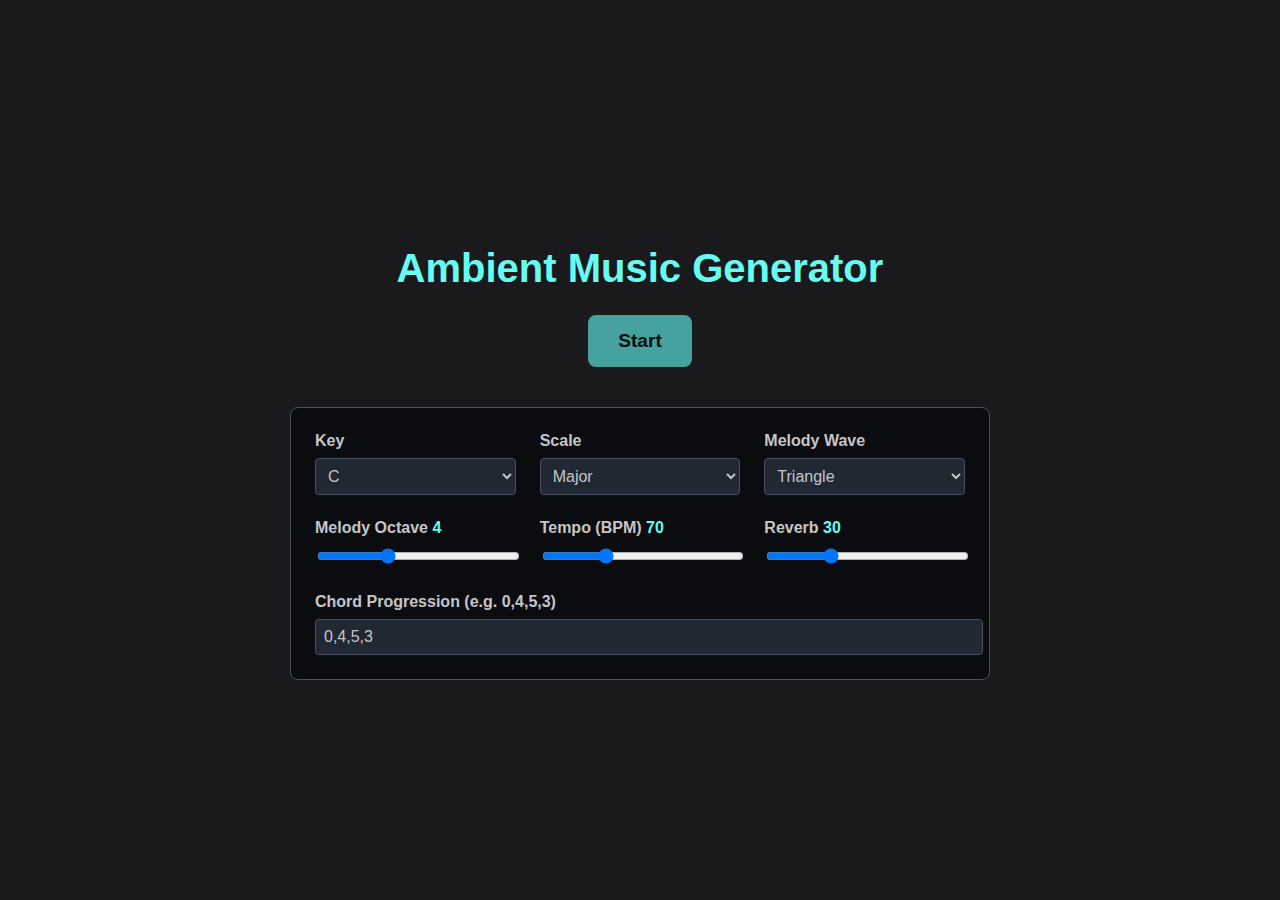
<file: MusicGen.html>
<!DOCTYPE html>
<html lang="en">
<head>
    <meta charset="UTF-8">
    <meta name="viewport" content="width=device-width, initial-scale=1.0">
    <title>Ambient Music Generator</title>
    <style>
        body { font-family: -apple-system, BlinkMacSystemFont, "Segoe UI", Roboto, Helvetica, Arial, sans-serif; background-color: #1a1a1d; color: #c5c6c7; display: flex; justify-content: center; align-items: center; min-height: 100vh; margin: 0; padding: 1rem; box-sizing: border-box; }
        .container { width: 100%; max-width: 700px; padding: 2rem; text-align: center; }
        h1 { color: #66fcf1; font-size: clamp(1.8rem, 5vw, 2.5rem); margin-bottom: 0.5rem; }
        #startStopButton { background-color: #45a29e; color: #0b0c10; border: none; border-radius: 8px; padding: 15px 30px; font-size: 1.2rem; font-weight: bold; cursor: pointer; transition: background-color 0.3s; margin-top: 1rem; }
        #startStopButton:hover { background-color: #66fcf1; }
        #startStopButton.playing { background-color: #c50000; color: #fff; }
        #startStopButton.playing:hover { background-color: #ff4d4d; }
        .controls-panel { display: grid; grid-template-columns: repeat(3, 1fr); gap: 1.5rem; margin-top: 2.5rem; background-color: #0b0c10; padding: 1.5rem; border-radius: 8px; border: 1px solid #4b5263; }
        .control-group { text-align: left; }
        .control-group label { display: block; margin-bottom: 0.5rem; font-weight: bold; color: #c5c6c7; }
        select, input[type="text"], input[type="range"] { width: 100%; padding: 0.5rem; border-radius: 4px; border: 1px solid #4b5263; background-color: #1f2833; color: #c5c6c7; font-size: 1rem; }
        input[type="range"] { padding: 0; }
        .slider-group { display: flex; align-items: center; gap: 1rem; }
        .slider-value { font-weight: bold; color: #66fcf1; min-width: 35px; }
        @media (max-width: 720px) { .controls-panel { grid-template-columns: repeat(2, 1fr); } }
        @media (max-width: 500px) { .controls-panel { grid-template-columns: 1fr; } }
    </style>
</head>
<body>

    <div class="container">
        <h1>Ambient Music Generator</h1>
        <button id="startStopButton">Start</button>

        <div class="controls-panel">
            <div class="control-group"><label for="key-select">Key</label><select id="key-select"></select></div>
            <div class="control-group"><label for="scale-select">Scale</label><select id="scale-select"><option value="major">Major</option><option value="minor">Minor</option></select></div>
            <div class="control-group"><label for="wave-select">Melody Wave</label><select id="wave-select"><option value="triangle">Triangle</option><option value="sine">Sine</option><option value="square">Square</option><option value="sawtooth">Sawtooth</option></select></div>
            <div class="control-group"><label for="octave-slider">Melody Octave <span id="octave-value" class="slider-value"></span></label><input type="range" id="octave-slider" min="3" max="6" step="1"></div>
            <div class="control-group"><label for="bpm-slider">Tempo (BPM) <span id="bpm-value" class="slider-value"></span></label><input type="range" id="bpm-slider" min="40" max="140" step="1"></div>
            <div class="control-group"><label for="reverb-slider">Reverb <span id="reverb-value" class="slider-value"></span></label><input type="range" id="reverb-slider" min="0" max="1" step="0.05"></div>
            <div class="control-group" style="grid-column: 1 / -1;"><label for="progression-input">Chord Progression (e.g. 0,4,5,3)</label><input type="text" id="progression-input"></div>
        </div>
    </div>

<script>
    // --- Global State & Elements ---
    let audioContext;
    let mainGainNode, reverbGain, delayGain, convolver, delay;
    let isPlaying = false, nextNoteTime = 0.0, currentChordIndex = 0, rhythmIndex = 0;
    let lastMelodyDegree = 0, schedulerTimeoutId = null;

    const startStopButton = document.getElementById('startStopButton');
    const keySelect = document.getElementById('key-select'), scaleSelect = document.getElementById('scale-select'), octaveSlider = document.getElementById('octave-slider'), octaveValue = document.getElementById('octave-value'), bpmSlider = document.getElementById('bpm-slider'), bpmValue = document.getElementById('bpm-value'), waveSelect = document.getElementById('wave-select'), progressionInput = document.getElementById('progression-input'), reverbSlider = document.getElementById('reverb-slider'), reverbValue = document.getElementById('reverb-value');

    // --- Music Theory & Generation Settings ---
    const NOTES = { C: 261.63, 'C#': 277.18, D: 293.66, 'D#': 311.13, E: 329.63, F: 349.23, 'F#': 369.99, G: 392.00, 'G#': 415.30, A: 440.00, 'A#': 466.16, B: 493.88 };
    const SCALES = { major: [0, 2, 4, 5, 7, 9, 11], minor: [0, 2, 3, 5, 7, 8, 10] };
    const RHYTHM_PATTERN = [0.5, 0.5, 1.0, 1.5];
    const SETTINGS = { KEY: "C", OCTAVE: 4, SCALE: 'major', WAVE_TYPE: 'triangle', CHORD_PROGRESSION: [0, 4, 5, 3], BASE_BPM: 70, REVERB: 0.3 };

    // --- UI Initialization and Listeners ---
    function initializeControls() { Object.keys(NOTES).forEach(note => { const option = document.createElement('option'); option.value = note; option.textContent = note; keySelect.appendChild(option); }); keySelect.value = SETTINGS.KEY; scaleSelect.value = SETTINGS.SCALE; octaveSlider.value = SETTINGS.OCTAVE; octaveValue.textContent = SETTINGS.OCTAVE; bpmSlider.value = SETTINGS.BASE_BPM; bpmValue.textContent = SETTINGS.BASE_BPM; waveSelect.value = SETTINGS.WAVE_TYPE; reverbSlider.value = SETTINGS.REVERB; reverbValue.textContent = Math.round(SETTINGS.REVERB * 100); progressionInput.value = SETTINGS.CHORD_PROGRESSION.join(','); }
    function setupControlListeners() { keySelect.addEventListener('change', (e) => SETTINGS.KEY = e.target.value); scaleSelect.addEventListener('change', (e) => SETTINGS.SCALE = e.target.value); waveSelect.addEventListener('change', (e) => SETTINGS.WAVE_TYPE = e.target.value); octaveSlider.addEventListener('input', (e) => { SETTINGS.OCTAVE = parseInt(e.target.value); octaveValue.textContent = SETTINGS.OCTAVE; }); bpmSlider.addEventListener('input', (e) => { SETTINGS.BASE_BPM = parseInt(e.target.value); bpmValue.textContent = SETTINGS.BASE_BPM; }); reverbSlider.addEventListener('input', (e) => { SETTINGS.REVERB = parseFloat(e.target.value); reverbValue.textContent = Math.round(SETTINGS.REVERB * 100); if (reverbGain) { reverbGain.gain.linearRampToValueAtTime(SETTINGS.REVERB, audioContext.currentTime + 0.1); } }); progressionInput.addEventListener('change', (e) => { try { const newProgression = e.target.value.split(',').map(s => parseInt(s.trim())).filter(n => !isNaN(n)); if (newProgression.length > 0) { SETTINGS.CHORD_PROGRESSION = newProgression; currentChordIndex = 0; rhythmIndex = 0; } } catch (error) { console.error("Invalid chord progression format:", error); } }); }

    // --- Core Audio & Music Logic ---
    function createAudioGraph() { audioContext = new (window.AudioContext || window.webkitAudioContext)(); mainGainNode = audioContext.createGain(); mainGainNode.connect(audioContext.destination); convolver = audioContext.createConvolver(); reverbGain = audioContext.createGain(); const impulse = createImpulseResponse(); convolver.buffer = impulse; mainGainNode.connect(reverbGain); reverbGain.connect(convolver); convolver.connect(audioContext.destination); delay = audioContext.createDelay(2.0); delayGain = audioContext.createGain(); const feedback = audioContext.createGain(); delayGain.gain.value = 0.3; feedback.gain.value = 0.4; mainGainNode.connect(delay); delay.connect(feedback); feedback.connect(delay); delay.connect(delayGain); delayGain.connect(audioContext.destination); reverbGain.gain.value = SETTINGS.REVERB; }
    function createImpulseResponse() { const sampleRate = audioContext.sampleRate, length = sampleRate * 2.0, impulse = audioContext.createBuffer(2, length, sampleRate); for (let channel = 0; channel < 2; channel++) { const channelData = impulse.getChannelData(channel); for (let i = 0; i < length; i++) { channelData[i] = (Math.random() * 2 - 1) * Math.pow(1 - i / length, 2.5); } } return impulse; }
    function getNoteFrequency(rootFreq, scaleDegree, octaveOffset = 0) { const scaleIntervals = SCALES[SETTINGS.SCALE] || SCALES.major, totalDegrees = scaleIntervals.length, noteOctave = Math.floor(scaleDegree / totalDegrees), noteInScale = scaleDegree % totalDegrees, semitones = scaleIntervals[noteInScale < 0 ? noteInScale + totalDegrees : noteInScale]; return rootFreq * Math.pow(2, octaveOffset + noteOctave) * Math.pow(2, semitones / 12); }
    function playNote(frequency, startTime, duration, velocity = 0.5, wave = 'sine') { if (!mainGainNode) return; const oscillator = audioContext.createOscillator(), noteGain = audioContext.createGain(); oscillator.type = wave; oscillator.frequency.setValueAtTime(frequency, startTime); noteGain.gain.setValueAtTime(0, startTime); noteGain.gain.linearRampToValueAtTime(velocity, startTime + 0.02); noteGain.gain.linearRampToValueAtTime(0, startTime + duration + 0.3); oscillator.connect(noteGain); noteGain.connect(mainGainNode); oscillator.start(startTime); oscillator.stop(startTime + duration + 0.3); }

    function scheduleNextEvent() {
        const rootFreq = NOTES[SETTINGS.KEY] * Math.pow(2, SETTINGS.OCTAVE - 4);
        const progression = SETTINGS.CHORD_PROGRESSION;
        const chordRootDegree = progression[currentChordIndex % progression.length];

        if (rhythmIndex === 0) {
            // Make chords ring out longer by increasing duration
            const chordDuration = RHYTHM_PATTERN[0] * (60.0 / SETTINGS.BASE_BPM) * 4; // sustain 4x longer
            const chordDegrees = [0, 2, 4, 6]; // Root, 3rd, 5th, 7th
            chordDegrees.forEach((degree, i) => {
                const velocity = (i === 0) ? 0.6 : 0.35; // Increased velocity
                playNote(getNoteFrequency(rootFreq, chordRootDegree + degree, -1), nextNoteTime, chordDuration, velocity, 'sine');
            });
            lastMelodyDegree = chordRootDegree + chordDegrees[Math.floor(Math.random() * 2)];
        } else if (rhythmIndex < 4) {
            // --- Melody Direction Logic ---
            const chordTones = [0, 2, 4, 6].map(d => (chordRootDegree + d) % 7);
            let nextDegree, attempts = 0;
            let lastDegree = lastMelodyDegree;
            let preferChordTone = (rhythmIndex === 1);
            let approachingNextChord = (rhythmIndex === 3);
            let targetDegree = null;
            if (approachingNextChord) {
                // Target root or third of next chord
                const nextChordRootDegree = progression[(currentChordIndex + 1) % progression.length];
                const nextChordTones = [0, 2].map(d => (nextChordRootDegree + d) % 7);
                // Pick the closest target to current note
                targetDegree = nextChordTones.reduce((a, b) => Math.abs((a % 7) - (lastDegree % 7)) < Math.abs((b % 7) - (lastDegree % 7)) ? a : b);
            }
            do {
                // Prefer small steps, but allow larger leaps rarely
                const stepChoices = Math.random() < 0.8 ? [-2, -1, 1, 2] : [-3, 3];
                // If approaching next chord, bias toward targetDegree
                let step;
                if (targetDegree !== null && Math.random() < 0.7) {
                    // Move toward targetDegree
                    step = (targetDegree > lastDegree) ? 1 : (targetDegree < lastDegree) ? -1 : 0;
                    // Occasionally allow a skip
                    if (Math.abs(targetDegree - lastDegree) > 2 && Math.random() < 0.3) {
                        step = (targetDegree > lastDegree) ? 2 : -2;
                    }
                } else {
                    step = stepChoices[Math.floor(Math.random() * stepChoices.length)];
                }
                nextDegree = lastDegree + step;
                attempts++;
            } while ((nextDegree === lastDegree || Math.abs(lastDegree - nextDegree) > 4 || (preferChordTone && !chordTones.includes(nextDegree % 7))) && attempts < 8);
            const noteIsChordTone = chordTones.includes(nextDegree % 7);
            // Favor chord tones on first melody note, allow more color on others
            const velocity = noteIsChordTone ? 0.45 + Math.random() * 0.15 : 0.25 + Math.random() * 0.1;
            const noteDuration = RHYTHM_PATTERN[rhythmIndex] * (60.0 / SETTINGS.BASE_BPM) * 0.8;
            playNote(getNoteFrequency(rootFreq, nextDegree), nextNoteTime, noteDuration, velocity, SETTINGS.WAVE_TYPE);
            lastMelodyDegree = nextDegree;
        }
    }

    function schedulerLoop() { const secondsPerBeat = 60.0 / SETTINGS.BASE_BPM; while (nextNoteTime < audioContext.currentTime + 0.1) { scheduleNextEvent(); const noteDurationInBeats = RHYTHM_PATTERN[rhythmIndex]; nextNoteTime += noteDurationInBeats * secondsPerBeat; rhythmIndex = (rhythmIndex + 1) % RHYTHM_PATTERN.length; if (rhythmIndex === 0) { currentChordIndex++; } } schedulerTimeoutId = setTimeout(schedulerLoop, 50.0); }
    function togglePlayback() { isPlaying = !isPlaying; if (isPlaying) { if (!audioContext) { createAudioGraph(); } if (audioContext.state === 'suspended') { audioContext.resume(); } mainGainNode.gain.cancelScheduledValues(audioContext.currentTime); mainGainNode.gain.linearRampToValueAtTime(0.5, audioContext.currentTime + 0.1); currentChordIndex = 0; rhythmIndex = 0; nextNoteTime = audioContext.currentTime + 0.1; schedulerLoop(); startStopButton.textContent = 'Stop'; startStopButton.classList.add('playing'); } else { if (schedulerTimeoutId) { clearTimeout(schedulerTimeoutId); schedulerTimeoutId = null; } if (mainGainNode) { mainGainNode.gain.cancelScheduledValues(audioContext.currentTime); mainGainNode.gain.exponentialRampToValueAtTime(0.0001, audioContext.currentTime + 0.5); } startStopButton.textContent = 'Start'; startStopButton.classList.remove('playing'); } }

    // --- Start Everything ---
    initializeControls();
    setupControlListeners();
    startStopButton.addEventListener('click', togglePlayback);
</script>
</body>
</html>
</file>
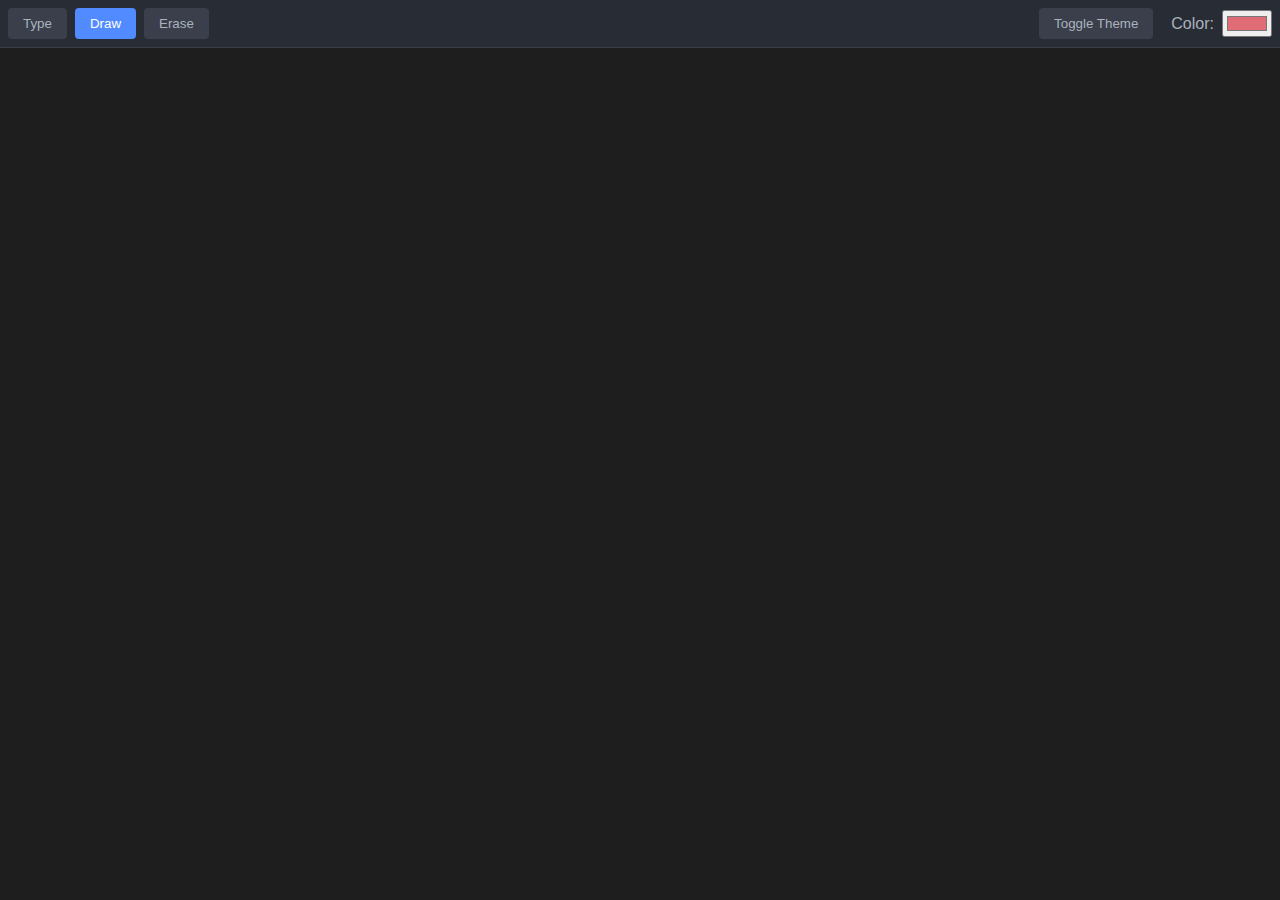
<file: Notes.html>
<!DOCTYPE html>
<html lang="en">
<head>
    <meta charset="UTF-8">
    <meta name="viewport" content="width=device-width, initial-scale=1.0">
    <title>Simple Notes - Enhanced Smoothing</title>
    <style>
        :root {
            --bg-color: #282c34;
            --text-color: #abb2bf;
            --canvas-bg: #1e1e1e;
            --canvas-border: #3a3f4b;
            --button-bg: #3a3f4b;
            --button-text: #abb2bf;
            --button-active-bg: #528bff;
            --button-active-text: #ffffff;
            --draw-color: #e06c75; /* Default draw color */
            --select-border: #56b6c2;
        }

        body {
            margin: 0;
            height: 100vh;
            display: flex;
            flex-direction: column;
            font-family: sans-serif;
            background-color: var(--bg-color);
            color: var(--text-color);
            overflow: hidden; /* Prevent body scrollbars */
        }

        body.light-mode {
            --bg-color: #f4f4f4;
            --text-color: #333333;
            --canvas-bg: #ffffff;
            --canvas-border: #cccccc;
            --button-bg: #e0e0e0;
            --button-text: #333333;
            --button-active-bg: #007bff;
            --button-active-text: #ffffff;
            --draw-color: #d9534f;
            --select-border: #5bc0de;
        }

        #toolbar {
            padding: 8px;
            background-color: var(--bg-color);
            border-bottom: 1px solid var(--canvas-border);
            display: flex;
            gap: 8px;
            flex-wrap: wrap; /* Allow wrapping on small screens */
        }

        .tool-btn, #themeBtn {
            padding: 8px 15px;
            border: none;
            border-radius: 4px;
            background-color: var(--button-bg);
            color: var(--button-text);
            cursor: pointer;
            transition: background-color 0.2s ease;
        }

        .tool-btn:hover, #themeBtn:hover {
            opacity: 0.8;
        }

        .tool-btn.active {
            background-color: var(--button-active-bg);
            color: var(--button-active-text);
        }

        #canvasContainer {
            flex-grow: 1;
            position: relative; /* Needed for positioning text input */
            background-color: var(--bg-color); /* Match body bg */
            display: flex; /* To center canvas if needed, or just contain it */
            overflow: hidden; /* Prevent canvas overflow causing scroll */
        }

        #noteCanvas {
            display: block; /* Removes bottom space */
            background-color: var(--canvas-bg);
            /* width/height set by JS */
            cursor: default; /* Default cursor */
        }

        #noteCanvas.draw-cursor { cursor: crosshair; }
        #noteCanvas.type-cursor { cursor: text; }
        #noteCanvas.erase-cursor { cursor: crosshair; } /* Or another indicator */

        /* Style for the temporary text input */
        .temp-textarea {
            position: absolute;
            background-color: transparent; /* Or slightly opaque */
            border: 1px dashed var(--text-color);
            padding: 2px;
            margin: 0;
            font-family: monospace;
            font-size: 16px; /* Match canvas font size */
            color: var(--text-color);
            outline: none;
            resize: none; /* Prevent manual resizing */
            overflow: hidden; /* Hide scrollbars initially */
            line-height: 1.2; /* Adjust as needed */
            white-space: pre-wrap; /* Respect whitespace and wrap */
            box-sizing: border-box;
            z-index: 10;
        }

    </style>
</head>
<body>

    <div id="toolbar">
        <button id="typeBtn" class="tool-btn">Type</button>
        <button id="drawBtn" class="tool-btn">Draw</button>
        <button id="eraseBtn" class="tool-btn">Erase</button>
        <button id="themeBtn" style="margin-left: auto;">Toggle Theme</button>
        <label for="colorPicker" style="margin-left: 10px; align-self: center;">Color:</label>
        <input type="color" id="colorPicker" value="#e06c75" style="align-self: center;">
    </div>

    <div id="canvasContainer">
        <canvas id="noteCanvas"></canvas>
    </div>

    <script>
        document.addEventListener('DOMContentLoaded', () => {
            const canvas = document.getElementById('noteCanvas');
            const ctx = canvas.getContext('2d', { willReadFrequently: true }); // willReadFrequently hint for getImageData/putImageData
            const toolbar = document.getElementById('toolbar');
            const typeBtn = document.getElementById('typeBtn');
            const drawBtn = document.getElementById('drawBtn');
            const eraseBtn = document.getElementById('eraseBtn');
            const themeBtn = document.getElementById('themeBtn');
            const colorPicker = document.getElementById('colorPicker');
            const canvasContainer = document.getElementById('canvasContainer');

            let currentTool = 'draw'; // Default tool
            let isDrawing = false;
            let startX, startY;
            let currentPath = []; // Store raw points for drawing
            let currentBackgroundColor = getComputedStyle(document.body).getPropertyValue('--canvas-bg').trim();
            let currentDrawColor = colorPicker.value;
            let tempTextArea = null;
            let eraseRectData = null;
            let preDrawImageData = null; // To store canvas state before drawing raw line

            // --- Configuration ---
            const STRAIGHTNESS_THRESHOLD = 25; // Max pixels deviation for a line to be considered straight. Tune this value!
            const CHAIKIN_ITERATIONS = 7;     // How many times to apply Chaikin smoothing. More = smoother.
            const MIN_PATH_POINTS_FOR_SMOOTHING = 3; // Need at least 3 points to smooth/straighten

            // --- Canvas Setup & Resizing ---
            function resizeCanvas() {
                const imageData = ctx.getImageData(0, 0, canvas.width, canvas.height);
                canvas.width = canvasContainer.clientWidth;
                canvas.height = canvasContainer.clientHeight;
                updateBackgroundColorVar(); // Update color var used for erase/background fill

                // Fill background *before* restoring image data
                ctx.fillStyle = currentBackgroundColor;
                ctx.fillRect(0, 0, canvas.width, canvas.height);

                try {
                    const tempCanvas = document.createElement('canvas');
                    tempCanvas.width = imageData.width;
                    tempCanvas.height = imageData.height;
                    const tempCtx = tempCanvas.getContext('2d');
                    tempCtx.putImageData(imageData, 0, 0);
                    // Draw potentially scaled old content
                    ctx.drawImage(tempCanvas, 0, 0, canvas.width, canvas.height);
                } catch (e) {
                    console.warn("Could not restore canvas content after resize:", e);
                    // Background is already filled above, so canvas is cleared on error
                }

                applyCurrentStyles();
            }

            function applyCurrentStyles() {
                ctx.strokeStyle = currentDrawColor;
                ctx.fillStyle = currentDrawColor; // Used for text
                ctx.lineWidth = 2;
                ctx.lineCap = 'round';
                ctx.lineJoin = 'round';
                ctx.font = '16px monospace';
            }

            // --- Theme Handling ---
            function updateBackgroundColorVar() {
                currentBackgroundColor = getComputedStyle(canvas).backgroundColor;
                if (!currentBackgroundColor || currentBackgroundColor === 'rgba(0, 0, 0, 0)' || currentBackgroundColor === 'transparent') {
                    currentBackgroundColor = getComputedStyle(document.body).getPropertyValue(
                        document.body.classList.contains('light-mode') ? '--canvas-bg-light' : '--canvas-bg'
                    ).trim();
                }
            }

            function toggleTheme() {
                document.body.classList.toggle('light-mode');
                updateBackgroundColorVar();

                if (tempTextArea) {
                    tempTextArea.style.color = getComputedStyle(document.body).getPropertyValue('--text-color').trim();
                    tempTextArea.style.borderColor = getComputedStyle(document.body).getPropertyValue('--text-color').trim();
                }

                applyCurrentStyles();

                // Redraw background (important if canvas bg isn't transparent)
                ctx.fillStyle = currentBackgroundColor;
                // We need to redraw everything stored if we want content to persist theme changes robustly
                // Simple approach: just fill background. A full solution would store all draw commands.
                // resizeCanvas(); // Using resize is a heavy-handed way to clear and potentially redraw
                // --- OR --- redraw just the background:
                // ctx.fillRect(0, 0, canvas.width, canvas.height);
                // alert("Theme changed. Canvas content might need redraw (feature not fully implemented).");
                // For now, let's rely on resizeCanvas() to handle the background fill + potential redraw
                resizeCanvas();
            }


            // --- Tool Switching ---
            function setActiveTool(tool) {
                // If finishing a drawing action, finalize it before switching
                if (isDrawing && currentTool === 'draw') {
                    finalizeDrawing(); // Process the last path
                    isDrawing = false; // Ensure drawing stops
                } else if (isDrawing && currentTool === 'erase' && eraseRectData) {
                    // If switching while selecting erase area, just cancel the erase
                    ctx.putImageData(eraseRectData, 0, 0); // Restore original content
                    eraseRectData = null;
                    isDrawing = false;
                    //  canvas.style.cursor = 'grab';
                }

                currentTool = tool;
                [typeBtn, drawBtn, eraseBtn].forEach(btn => btn.classList.remove('active'));
                canvas.classList.remove('type-cursor', 'draw-cursor', 'erase-cursor');
                removeTemporaryTextArea();

                switch (tool) {
                    case 'type':
                        typeBtn.classList.add('active');
                        canvas.classList.add('type-cursor');
                        break;
                    case 'draw':
                        drawBtn.classList.add('active');
                        canvas.classList.add('draw-cursor');
                        break;
                    case 'erase':
                        eraseBtn.classList.add('active');
                        canvas.classList.add('erase-cursor');
                        break;
                }
                applyCurrentStyles();
            }

            // --- Event Listeners ---
            typeBtn.addEventListener('click', () => setActiveTool('type'));
            drawBtn.addEventListener('click', () => setActiveTool('draw'));
            eraseBtn.addEventListener('click', () => setActiveTool('erase'));
            themeBtn.addEventListener('click', toggleTheme);
            colorPicker.addEventListener('input', (e) => {
                currentDrawColor = e.target.value;
                applyCurrentStyles();
            });

            window.addEventListener('resize', resizeCanvas);

            // --- Canvas Interaction ---
            canvas.addEventListener('mousedown', handleMouseDown);
            canvas.addEventListener('mousemove', handleMouseMove);
            canvas.addEventListener('mouseup', handleMouseUp);
            canvas.addEventListener('mouseleave', handleMouseLeave);
            canvas.addEventListener('click', handleCanvasClick);

            function getMousePos(evt) {
                const rect = canvas.getBoundingClientRect();
                return {
                    x: evt.clientX - rect.left,
                    y: evt.clientY - rect.top
                };
            }

            function handleCanvasClick(e) {
                if (currentTool === 'type') {
                    createTemporaryTextArea(e);
                }
            }

            function handleMouseDown(e) {
                if (currentTool === 'type' || e.button !== 0) return; // Only handle left click

                const pos = getMousePos(e);
                isDrawing = true;
                startX = pos.x;
                startY = pos.y;

                if (currentTool === 'draw') {
                    // Save canvas state *before* drawing the raw preview line
                    preDrawImageData = ctx.getImageData(0, 0, canvas.width, canvas.height);
                    currentPath = [{ x: startX, y: startY }];
                    applyCurrentStyles(); // Ensure style is set
                    ctx.beginPath();
                    ctx.moveTo(startX, startY);
                } else if (currentTool === 'erase') {
                    // canvas.style.cursor = 'grabbing';
                    eraseRectData = ctx.getImageData(0, 0, canvas.width, canvas.height); // Save whole canvas
                }
            }

            function handleMouseMove(e) {
                if (!isDrawing || currentTool === 'type') return;

                const pos = getMousePos(e);

                if (currentTool === 'draw') {
                    // Restore *just before* drawing the next raw segment to avoid buildup
                    // NOTE: This constant putImageData can be slow. Alternative is to only draw final line on mouseup.
                    // Let's try drawing raw lines directly for now, and clean up fully on mouseup.
                    // if (preDrawImageData) {
                    //      ctx.putImageData(preDrawImageData, 0, 0);
                    // }

                    currentPath.push({ x: pos.x, y: pos.y });

                    // Draw raw line segment for immediate feedback
                    ctx.lineTo(pos.x, pos.y);
                    ctx.stroke();
                    // Start new segment path (prevents weird jumps if stroke() isn't immediate)
                    ctx.beginPath();
                    ctx.moveTo(pos.x, pos.y);


                } else if (currentTool === 'erase') {
                    if (eraseRectData) {
                        ctx.putImageData(eraseRectData, 0, 0); // Restore clean state
                    } else {
                        console.warn("Missing eraseRectData during mousemove");
                        eraseRectData = ctx.getImageData(0, 0, canvas.width, canvas.height);
                    }
                    // Draw selection rectangle visual
                    ctx.save();
                    ctx.strokeStyle = getComputedStyle(document.body).getPropertyValue('--select-border').trim();
                    ctx.lineWidth = 1;
                    ctx.setLineDash([5, 5]);
                    ctx.strokeRect(startX, startY, pos.x - startX, pos.y - startY);
                    ctx.restore();
                }
            }

            function handleMouseUp(e) {
                if (!isDrawing || currentTool === 'type' || e.button !== 0) return;


                if (currentTool === 'draw') {
                    finalizeDrawing();
                } else if (currentTool === 'erase') {
                    //  canvas.style.cursor = 'grab'; // Reset cursor
                    if (eraseRectData) {
                        ctx.putImageData(eraseRectData, 0, 0); // Restore to remove selection box
                    }

                    const pos = getMousePos(e);
                    const rectX = Math.min(startX, pos.x);
                    const rectY = Math.min(startY, pos.y);
                    const rectW = Math.abs(startX - pos.x);
                    const rectH = Math.abs(startY - pos.y);

                    ctx.fillStyle = currentBackgroundColor;
                    ctx.fillRect(rectX, rectY, rectW, rectH);

                    eraseRectData = null;
                    applyCurrentStyles();
                }
                isDrawing = false; // Ensure drawing flag is reset
            }

            function handleMouseLeave(e) {
                if (isDrawing) {
                    if (currentTool === 'draw') {
                        finalizeDrawing();
                    } else if (currentTool === 'erase' && eraseRectData) {
                        // Cancel erase if leaving canvas while selecting
                        ctx.putImageData(eraseRectData, 0, 0);
                        eraseRectData = null;
                        // canvas.style.cursor = 'grab';
                    }
                    isDrawing = false; // Stop drawing process
                }
            }

            // --- Drawing Finalization & Smoothing ---
            function pointSegmentDistance(p, start, end) {
                const dx = end.x - start.x;
                const dy = end.y - start.y;
                const lenSq = dx * dx + dy * dy;
                if (lenSq === 0) return Math.hypot(p.x - start.x, p.y - start.y);
                const t = ((p.x - start.x) * dx + (p.y - start.y) * dy) / lenSq;
                let projX = start.x + t * dx;
                let projY = start.y + t * dy;
                if (t < 0) { projX = start.x; projY = start.y; }
                else if (t > 1) { projX = end.x; projY = end.y; }
                return Math.hypot(p.x - projX, p.y - projY);
            }

            function simplifyPath(points, epsilon) {
                if (points.length <= 2) return points;
                
                let maxDist = 0;
                let index = 0;
                const start = points[0];
                const end = points[points.length - 1];
                
                for (let i = 1; i < points.length - 1; i++) {
                    const dist = pointSegmentDistance(points[i], start, end);
                    if (dist > maxDist) {
                        maxDist = dist;
                        index = i;
                    }
                }
                
                if (maxDist > epsilon) {
                    const left = simplifyPath(points.slice(0, index + 1), epsilon);
                    const right = simplifyPath(points.slice(index), epsilon);
                    return left.slice(0, left.length - 1).concat(right);
                } else {
                    return [start, end];
                }
            }

            function recognizeShape(path) {
                if (path.length < MIN_PATH_POINTS_FOR_SMOOTHING) return null;

                let minX = Infinity, minY = Infinity, maxX = -Infinity, maxY = -Infinity;
                let pathLength = 0;
                
                for (let i = 0; i < path.length; i++) {
                    const p = path[i];
                    if (p.x < minX) minX = p.x;
                    if (p.x > maxX) maxX = p.x;
                    if (p.y < minY) minY = p.y;
                    if (p.y > maxY) maxY = p.y;
                    
                    if (i > 0) {
                        const prev = path[i-1];
                        pathLength += Math.hypot(p.x - prev.x, p.y - prev.y);
                    }
                }
                
                const w = maxX - minX;
                const h = maxY - minY;
                const maxDim = Math.max(w, h);
                const cx = minX + w / 2;
                const cy = minY + h / 2;
                
                const start = path[0];
                const end = path[path.length - 1];
                const distStartEnd = Math.hypot(start.x - end.x, start.y - end.y);
                const isClosed = distStartEnd < pathLength * 0.2 || distStartEnd < maxDim * 0.3;
                
                if (maxDim < 15) return null;

                if (!isClosed) {
                    const maxDev = calculateMaxDeviation(path, start, end);
                    if (maxDev < STRAIGHTNESS_THRESHOLD) {
                        let x1 = start.x, y1 = start.y, x2 = end.x, y2 = end.y;
                        const dx = Math.abs(x2 - x1);
                        const dy = Math.abs(y2 - y1);
                        if (dy < dx * 0.1) { y1 = y2 = (y1 + y2) / 2; }
                        else if (dx < dy * 0.1) { x1 = x2 = (x1 + x2) / 2; }
                        return { type: 'line', x1, y1, x2, y2 };
                    }
                }

                if (isClosed) {
                    const expectedPerimeter = 2 * (w + h);
                    if (pathLength > expectedPerimeter * 1.5) {
                        return null; // Scribble
                    }
                    
                    let circleError = 0;
                    const rx = w / 2;
                    const ry = h / 2;
                    for (const p of path) {
                        const nx = (p.x - cx) / rx;
                        const ny = (p.y - cy) / ry;
                        circleError += Math.abs(nx*nx + ny*ny - 1);
                    }
                    circleError /= path.length;
                    
                    if (circleError < 0.4) {
                        if (Math.abs(w - h) < maxDim * 0.2) {
                            return { type: 'circle', cx, cy, r: (w + h) / 4 };
                        } else {
                            return { type: 'ellipse', cx, cy, rx, ry };
                        }
                    }

                    const closedPath = [...path, start];
                    const epsilon = maxDim * 0.12; 
                    let simplified = simplifyPath(closedPath, epsilon);
                    
                    if (simplified.length === 4) { // Triangle
                        return { type: 'polygon', points: simplified.slice(0, 3) };
                    } else if (simplified.length === 5) { // Quadrilateral
                        let rectError = 0;
                        for (const pt of path) {
                            const dLeft = Math.abs(pt.x - minX);
                            const dRight = Math.abs(pt.x - maxX);
                            const dTop = Math.abs(pt.y - minY);
                            const dBottom = Math.abs(pt.y - maxY);
                            rectError += Math.min(dLeft, dRight, dTop, dBottom);
                        }
                        rectError /= path.length;
                        
                        if (rectError < maxDim * 0.1) {
                            if (Math.abs(w - h) < maxDim * 0.2) {
                                const side = (w + h) / 2;
                                return { type: 'rectangle', x: cx - side/2, y: cy - side/2, w: side, h: side };
                            } else {
                                return { type: 'rectangle', x: minX, y: minY, w, h };
                            }
                        }
                        
                        return { type: 'polygon', points: simplified.slice(0, 4) };
                    } else if (simplified.length === 6) { // Pentagon
                         return { type: 'polygon', points: simplified.slice(0, 5) };
                    }
                }
                
                return null;
            }

            function finalizeDrawing() {
                if (!preDrawImageData || !currentPath || currentPath.length < 2) {
                    console.log("FinalizeDrawing: Not enough data, clearing state.");
                    isDrawing = false;
                    preDrawImageData = null;
                    currentPath = [];
                    ctx.beginPath(); // Reset any dangling path
                    return; // Exit if no pre-draw state or not enough points
                }

                // 1. Restore the canvas to the state *before* the raw line was drawn
                ctx.putImageData(preDrawImageData, 0, 0);
                preDrawImageData = null; // Clear saved state

                applyCurrentStyles(); // Ensure correct color/width etc. are set

                const path = currentPath; // Use the collected raw points
                currentPath = []; // Clear for the next line

                if (path.length < MIN_PATH_POINTS_FOR_SMOOTHING) {
                    // Draw short paths as simple lines
                    if (path.length === 2) {
                        ctx.beginPath();
                        ctx.moveTo(path[0].x, path[0].y);
                        ctx.lineTo(path[1].x, path[1].y);
                        ctx.stroke();
                    } else if (path.length === 1) {
                        // Draw a dot (optional)
                        ctx.beginPath();
                        ctx.arc(path[0].x, path[0].y, ctx.lineWidth / 2, 0, Math.PI * 2);
                        ctx.fill();
                    }
                } else {
                    const shape = recognizeShape(path);
                    
                    if (shape) {
                        ctx.beginPath();
                        if (shape.type === 'line') {
                            ctx.moveTo(shape.x1, shape.y1);
                            ctx.lineTo(shape.x2, shape.y2);
                        } else if (shape.type === 'circle') {
                            ctx.arc(shape.cx, shape.cy, shape.r, 0, Math.PI * 2);
                        } else if (shape.type === 'ellipse') {
                            ctx.ellipse(shape.cx, shape.cy, shape.rx, shape.ry, 0, 0, Math.PI * 2);
                        } else if (shape.type === 'rectangle') {
                            ctx.rect(shape.x, shape.y, shape.w, shape.h);
                        } else if (shape.type === 'polygon') {
                            ctx.moveTo(shape.points[0].x, shape.points[0].y);
                            for (let i = 1; i < shape.points.length; i++) {
                                ctx.lineTo(shape.points[i].x, shape.points[i].y);
                            }
                            ctx.closePath();
                        }
                        ctx.stroke();
                    } else {
                        // 3b. Smooth the curve (using Chaikin's algorithm)
                        const smoothedPath = smoothPathChaikin(path, CHAIKIN_ITERATIONS);
                        drawPath(smoothedPath);
                    }
                }

                ctx.beginPath(); // Reset path state ready for next action
                isDrawing = false; // Redundant? Ensure it's false.
            }

            // Calculate the maximum perpendicular distance of points from the line segment start-end
            function calculateMaxDeviation(path, startPoint, endPoint) {
                let maxDistSq = 0; // Use squared distance to avoid sqrt
                const dx = endPoint.x - startPoint.x;
                const dy = endPoint.y - startPoint.y;
                const lenSq = dx * dx + dy * dy; // Squared length of the base line segment

                if (lenSq === 0) return 0; // Start and end points are the same

                for (let i = 1; i < path.length - 1; i++) {
                    const p = path[i];
                    // Calculate perpendicular distance squared using vector projection / cross product area
                    // Simplified formula for distance from point (px, py) to line Ax + By + C = 0
                    // Line eq: dy*x - dx*y + endPoint.x*startPoint.y - endPoint.y*startPoint.x = 0
                    // A = dy, B = -dx, C = endPoint.x*startPoint.y - endPoint.y*startPoint.x
                    const dist = Math.abs(dy * p.x - dx * p.y + endPoint.x * startPoint.y - endPoint.y * startPoint.x);
                    const distSq = (dist * dist) / lenSq; // distance squared

                    if (distSq > maxDistSq) {
                        maxDistSq = distSq;
                    }
                }
                return Math.sqrt(maxDistSq); // Return the actual distance
            }

            // Chaikin's Algorithm for smoothing
            function smoothPathChaikin(path, iterations = 1, ratio = 0.25) {
                if (path.length < 3) return path; // Cannot smooth less than 3 points

                let currentPath = path;
                const endRatio = 1 - ratio;

                for (let iter = 0; iter < iterations; iter++) {
                    const smoothed = [];
                    smoothed.push(currentPath[0]); // Keep the first point

                    for (let i = 0; i < currentPath.length - 1; i++) {
                        const p0 = currentPath[i];
                        const p1 = currentPath[i + 1];

                        const p0x = p0.x, p0y = p0.y;
                        const p1x = p1.x, p1y = p1.y;

                        // Calculate the two new points for the segment
                        const qx = p0x * endRatio + p1x * ratio;
                        const qy = p0y * endRatio + p1y * ratio;
                        const rx = p0x * ratio + p1x * endRatio;
                        const ry = p0y * ratio + p1y * endRatio;

                        smoothed.push({ x: qx, y: qy });
                        smoothed.push({ x: rx, y: ry });
                    }

                    smoothed.push(currentPath[currentPath.length - 1]); // Keep the last point
                    currentPath = smoothed; // Use the smoothed path for the next iteration
                }
                return currentPath;
            }

            // Helper function to draw a path defined by an array of points
            function drawPath(path) {
                if (!path || path.length < 2) return;
                ctx.beginPath();
                ctx.moveTo(path[0].x, path[0].y);
                for (let i = 1; i < path.length; i++) {
                    ctx.lineTo(path[i].x, path[i].y);
                }
                ctx.stroke();
            }


            // --- Type Tool Specific Functions ---
            // (Keep these functions as they were in the previous version)
            function createTemporaryTextArea(e) {
                removeTemporaryTextArea(); // Remove any existing one first
                const pos = getMousePos(e);
                tempTextArea = document.createElement('textarea');
                tempTextArea.className = 'temp-textarea';
                tempTextArea.style.left = `${pos.x}px`;
                tempTextArea.style.top = `${pos.y}px`;
                tempTextArea.style.color = getComputedStyle(document.body).getPropertyValue('--text-color').trim();
                tempTextArea.style.borderColor = getComputedStyle(document.body).getPropertyValue('--text-color').trim();
                tempTextArea.style.font = ctx.font; // Use canvas font setting
                tempTextArea.style.lineHeight = '1.2'; // Match approx line height
                tempTextArea.style.minWidth = '50px'; // Give some initial size
                tempTextArea.style.minHeight = '20px'; // Give some initial size
                tempTextArea.style.height = 'auto'; // Auto height initially

                canvasContainer.appendChild(tempTextArea);
                tempTextArea.focus();

                tempTextArea.addEventListener('input', () => {
                    tempTextArea.style.height = 'auto'; // Reset height
                    tempTextArea.style.height = `${tempTextArea.scrollHeight}px`;
                });
                tempTextArea.addEventListener('blur', () => {
                    drawTextFromTextArea(tempTextArea, pos.x, pos.y);
                    removeTemporaryTextArea();
                });
                tempTextArea.addEventListener('keydown', (event) => {
                    if (event.key === 'Enter' && !event.shiftKey) {
                        event.preventDefault();
                        tempTextArea.blur();
                    }
                });
            }

            function removeTemporaryTextArea() {
                if (tempTextArea && tempTextArea.parentNode) {
                    tempTextArea.parentNode.removeChild(tempTextArea);
                    tempTextArea = null;
                }
            }

            function drawTextFromTextArea(textArea, x, y) {
                const text = textArea.value;
                if (!text.trim()) return;
                applyCurrentStyles();
                const lines = text.split('\n');
                const lineHeight = parseFloat(ctx.font) * 1.2;
                ctx.textAlign = 'left';
                ctx.textBaseline = 'top';
                lines.forEach((line, index) => {
                    ctx.fillText(line, x, y + (index * lineHeight));
                });
                ctx.beginPath(); // Reset path after drawing text
            }

            // --- Initial Setup ---
            resizeCanvas(); // Initial resize to fit container
            setActiveTool(currentTool); // Set default tool and styles

        });
    </script>

</body>
</html>
</file>
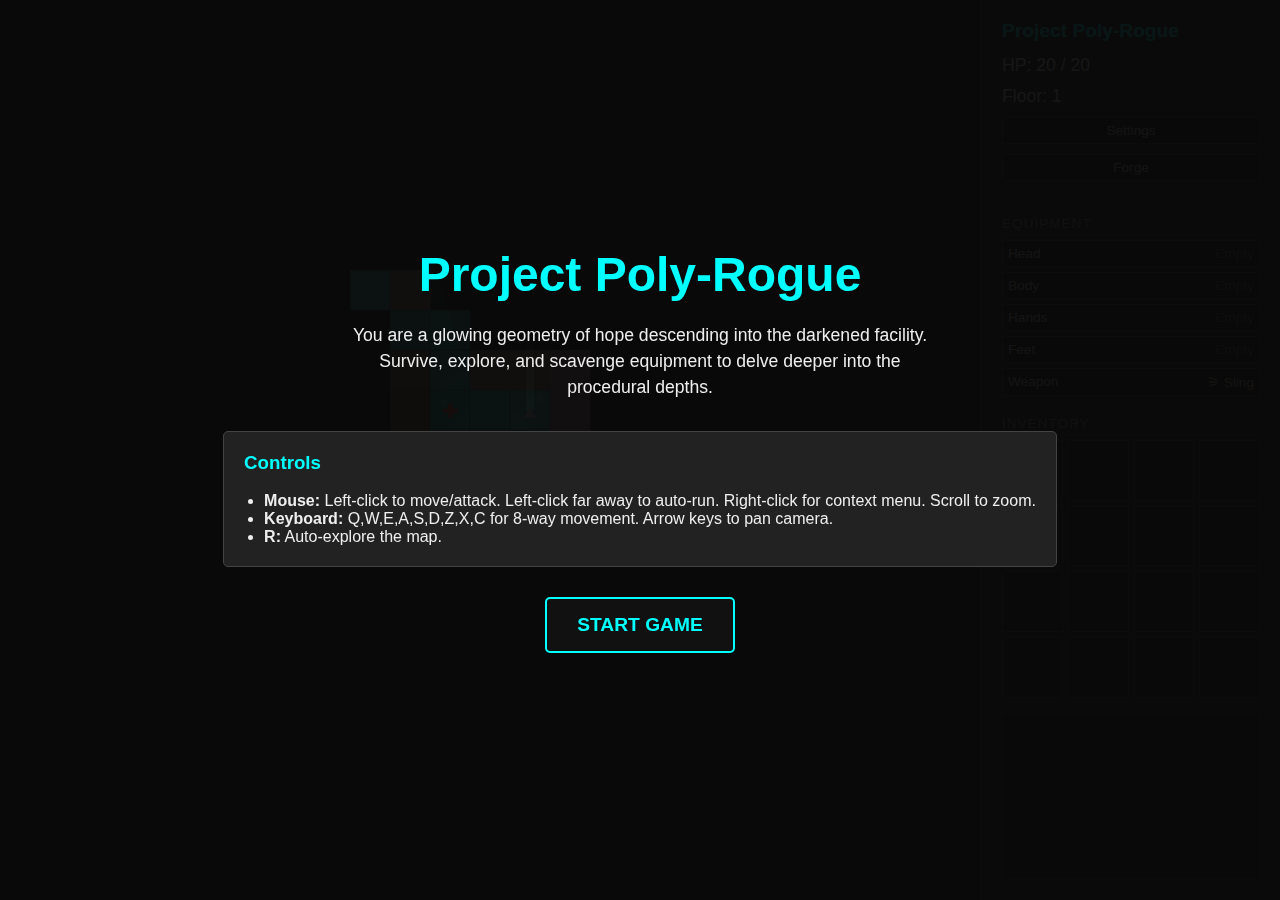
<file: PolyRogue.html>
<!DOCTYPE html>
<html lang="en">
<head>
    <meta charset="UTF-8">
    <title>Project Poly-Rogue Prototype</title>
    <style>
        /* ==========================================================================
        GAME DESIGN DOCUMENT: PROJECT POLY-ROGUE
        =============================================================================
        Overview:
        A browser-based, turn-based roguelike utilizing crisp, minimalist SVG geometry. 
        Instant load times, clean modern aesthetic, no ASCII, no complex pixel art.

        1. Visual Style & Interface:
        - Player: Glowing cyan Triangle (rotates based on movement direction).
        - Enemies: Red polygons with facing indicators (e.g., Red Square for Sentries).
        - Environment: Minimalist grid lines, solid gray walls, true Line of Sight (LoS) fog of war.
        - Context Menus: Right-clicking opens an info/action panel (move, attack, auto-walk, pick up, equip, use).
        - UI Panel: Side panel tracking HP, Floor, Action Log, Equipment slots, and a 16-slot Inventory grid. Tooltips for items.

        2. Core Game Loop:
        - Turn-based: Time moves only when the player takes an action.
        - Explore -> Assess -> Execute -> Advance -> Upgrade.

        3. Mechanics & Controls:
        - Movement: 8-way directional (orthogonal + diagonal).
        - Auto-Run: Left-clicking a distant tile (or using Context Menu) auto-walks the player, halting automatically if an enemy is spotted.
        - Combat: Bump-to-attack. HP system for player and enemies.
        - Stealth & Senses: Player emits noise based on distance and stealth stats. Enemies investigate noises or chase if player enters their vision cone/LoS.
        - Controls (Mouse): Left-click adjacent tile/enemy to move/attack. Left-click far tile to auto-run. Right-click for Context Menu. Scroll wheel to zoom.
        - Controls (Keyboard): QWEASDZXC for movement. 'V' and 'H' for debug vision/hearing toggles.

        4. Inventory & Equipment:
        - Slots: Head, Body, Hands, Feet, Weapon.
        - Stats: Items can grant Damage, Defense, and Stealth modifiers.
        - Consumables & Loot: Potions for healing, Gold for currency, stackable items. Floor loot represented by icons.

        5. Enemy Roster (Prototype):
        - Sentry (Red Square): Stands still until it hears/spots the player, then chases. 
          Uses 8-way pathfinding. Has individual hearing levels and HP stats.

        6. World Generation:
        - Procedural generation: Carves rooms and corridors, removes dead-ends, adds loops, and scatters loot/enemies.
        - Fog of War: Explored areas remain dim, active vision uses raycasting.

        7. Goals:
        - Survive, clear enemies, collect loot, reach the warp portal (TBD).
        =============================================================================
        */

        body {
            background-color: #111;
            color: #eee;
            font-family: sans-serif;
            display: flex;
            justify-content: center;
            align-items: center;
            height: 100vh;
            margin: 0;
            overflow: hidden;
        }

        #game-wrapper {
            display: flex;
            width: 100vw;
            height: 100vh;
        }

        canvas#game-board {
            flex-grow: 1;
            height: 100%;
            background-color: #000;
            cursor: crosshair;
            display: block;
        }

        #dust-overlay {
            position: absolute;
            top: 0;
            left: 0;
            right: 300px; /* Leave space for the UI panel */
            bottom: 0;
            pointer-events: none;
            z-index: 5;
        }

        #ui-panel {
            width: 300px;
            box-sizing: border-box;
            background: #222;
            padding: 20px;
            border: none;
            border-left: 2px solid #333;
            display: flex;
            flex-direction: column;
        }

        h1 { font-size: 1.2rem; color: cyan; margin-top: 0; }
        .stat { font-size: 1.1rem; margin-bottom: 10px; }
        
        #log {
            flex-grow: 1;
            background: #111;
            border: 1px solid #333;
            padding: 10px;
            font-size: 0.9rem;
            color: #aaa;
            overflow-y: auto;
            display: flex;
            flex-direction: column;
            gap: 5px;
        }

        #context-menu {
            position: absolute;
            background: rgba(30, 30, 30, 0.95);
            border: 1px solid #777;
            padding: 15px;
            color: #fff;
            font-family: sans-serif;
            font-size: 0.9rem;
            z-index: 10;
            box-shadow: 2px 2px 10px rgba(0,0,0,0.5);
        }

        .menu-title { font-weight: bold; margin-bottom: 5px; color: cyan; }

        .section-title {
            font-size: 0.85rem;
            color: #888;
            margin-top: 15px;
            margin-bottom: 5px;
            border-bottom: 1px solid #444;
            padding-bottom: 3px;
            text-transform: uppercase;
            letter-spacing: 1px;
        }

        .ui-btn {
            background: #111;
            color: #ccc;
            border: 1px solid #444;
            padding: 5px 10px;
            cursor: pointer;
            font-size: 0.85rem;
            margin-bottom: 10px;
        }
        .ui-btn:hover {
            border-color: cyan;
            color: cyan;
        }

        .equipment-slot, .inventory-slot {
            background: #111;
            border: 1px solid #444;
            padding: 5px;
            margin-bottom: 5px;
            font-size: 0.85rem;
            color: #ccc;
            display: flex;
            justify-content: space-between;
            cursor: pointer;
        }
        .equipment-slot:hover {
            border-color: cyan;
        }

        .inventory-grid {
            display: grid;
            grid-template-columns: repeat(4, 1fr);
            gap: 5px;
            margin-bottom: 15px;
        }

        .inventory-slot {
            aspect-ratio: 1 / 1;
            margin-bottom: 0;
            display: flex;
            align-items: center;
            justify-content: center;
            position: relative;
            cursor: pointer;
        }

        .inventory-slot:hover {
            border-color: cyan;
        }

        .item-count {
            position: absolute;
            bottom: 2px;
            right: 4px;
            font-size: 0.7rem;
            color: cyan;
            font-weight: bold;
            text-shadow: none;
        }
        
        #cm-actions {
            list-style-type: none;
            padding: 0;
            margin: 10px 0 0 0;
            border-top: 1px solid #555;
            padding-top: 5px;
        }
        #cm-actions li {
            padding: 5px;
            cursor: pointer;
        }
        #cm-actions li:hover {
            background: #444;
            color: cyan;
        }

        #tooltip {
            position: absolute;
            background: rgba(10, 10, 10, 0.95);
            border: 1px solid #777;
            padding: 5px 10px;
            color: #fff;
            font-family: sans-serif;
            font-size: 0.85rem;
            z-index: 100;
            pointer-events: none;
            box-shadow: 2px 2px 10px rgba(0,0,0,0.5);
            white-space: nowrap;
        }

        #settings-modal {
            position: absolute;
            background: rgba(20, 20, 20, 0.98);
            border: 1px solid #777;
            padding: 20px;
            color: #fff;
            font-family: sans-serif;
            z-index: 200;
            box-shadow: 2px 2px 10px rgba(0,0,0,0.8);
            display: flex;
            flex-direction: column;
            gap: 10px;
            width: 250px;
            left: 50%;
            top: 50%;
            transform: translate(-50%, -50%);
        }
        #settings-modal h2 {
            margin: 0 0 10px 0;
            font-size: 1.2rem;
            color: cyan;
        }
        .settings-label {
            display: flex;
            align-items: center;
            gap: 10px;
            font-size: 0.9rem;
            cursor: pointer;
        }

        #start-screen {
            position: absolute;
            top: 0; left: 0; right: 0; bottom: 0;
            background: rgba(10, 10, 10, 0.95);
            z-index: 1000;
            display: flex;
            flex-direction: column;
            justify-content: center;
            align-items: center;
            text-align: center;
            color: #eee;
        }
        #start-screen h1 {
            font-size: 3rem;
            color: cyan;
            margin-bottom: 20px;
        }
        #start-screen .intro-text {
            max-width: 600px;
            margin-bottom: 30px;
            font-size: 1.1rem;
            line-height: 1.5;
        }
        #start-screen .controls-list {
            text-align: left;
            background: #222;
            padding: 20px;
            border: 1px solid #444;
            border-radius: 5px;
            margin-bottom: 30px;
        }
        #start-btn {
            padding: 15px 30px;
            font-size: 1.2rem;
            background: #111;
            color: cyan;
            border: 2px solid cyan;
            cursor: pointer;
            border-radius: 5px;
            text-transform: uppercase;
            font-weight: bold;
            transition: all 0.2s ease;
        }
        #start-btn:hover {
            background: cyan;
            color: #111;
        }
        #shop-modal {
            position: absolute;
            background: rgba(20, 20, 20, 0.98);
            border: 1px solid #777;
            padding: 20px;
            color: #fff;
            font-family: sans-serif;
            z-index: 200;
            box-shadow: 2px 2px 10px rgba(0,0,0,0.8);
            flex-direction: column;
            gap: 10px;
            width: 320px;
            left: 50%;
            top: 50%;
            transform: translate(-50%, -50%);
        }
        #shop-modal h2 {
            margin: 0;
            font-size: 1.2rem;
            color: cyan;
        }
        .shop-select {
            background: #111;
            color: #ccc;
            border: 1px solid #444;
            padding: 5px;
            font-family: sans-serif;
            width: 100%;
            margin-bottom: 5px;
        }
    </style>
</head>
<body>

    <div id="start-screen">
        <h1>Project Poly-Rogue</h1>
        <div class="intro-text">
            You are a glowing geometry of hope descending into the darkened facility.<br>
            Survive, explore, and scavenge equipment to delve deeper into the procedural depths.
        </div>
        <div class="controls-list">
            <h3 style="color: cyan; margin-top: 0;">Controls</h3>
            <ul style="margin-bottom: 0; padding-left: 20px;">
                <li><b>Mouse:</b> Left-click to move/attack. Left-click far away to auto-run. Right-click for context menu. Scroll to zoom.</li>
                <li><b>Keyboard:</b> Q,W,E,A,S,D,Z,X,C for 8-way movement. Arrow keys to pan camera.</li>
                <li><b>R:</b> Auto-explore the map.</li>
            </ul>
        </div>
        <button id="start-btn">Start Game</button>
    </div>

    <div id="game-wrapper">
        <canvas id="game-board"></canvas>
        <canvas id="dust-overlay"></canvas>
        <div id="ui-panel">
            <h1>Project Poly-Rogue</h1>
            <div class="stat" id="hp-display">HP: 3 / 3</div>
            <div class="stat" id="floor-display">Floor: 1</div>
            <div id="debug-controls" style="display: none; margin-bottom: 10px;">
                <label style="cursor: pointer; font-size: 0.9rem; color: #ccc;">
                    <input type="checkbox" id="debug-vision-toggle"> Show Vision (V)
                </label>
                <br>
                <label style="cursor: pointer; font-size: 0.9rem; color: #ccc; margin-top: 5px; display: inline-block;">
                    <input type="checkbox" id="debug-hearing-toggle"> Show Hearing (H)
                </label>
                <br>
                <label style="cursor: pointer; font-size: 0.9rem; color: #ccc; margin-top: 5px; display: inline-block;">
                    <input type="checkbox" id="debug-god-toggle"> God Mode
                </label>
                <br>
                <label style="cursor: pointer; font-size: 0.9rem; color: #ccc; margin-top: 5px; display: inline-block;">
                    <input type="checkbox" id="debug-teleport-toggle"> Teleport Click
                </label>
            </div>
            <button id="settings-btn" class="ui-btn">Settings</button>
            <button id="shop-btn" class="ui-btn" style="margin-bottom: 20px;">Forge</button>

            <div class="section-title">Equipment</div>
            <div id="equipment-list"></div>

            <div class="section-title">Inventory</div>
            <div id="inventory-grid" class="inventory-grid"></div>

            <div id="log"></div>
        </div>
    </div>

    <div id="context-menu" style="display: none;">
        <div class="menu-title" id="cm-title">Name</div>
        <div id="cm-desc">Description</div>
        <ul id="cm-actions"></ul>
    </div>

    <div id="tooltip" style="display: none;"></div>

    <div id="shop-modal" style="display: none;">
        <h2>Forge</h2>
        <div id="shop-gold-display" style="color: gold; margin-bottom: 15px; font-weight: bold;">Gold: 0</div>

        <div class="section-title" style="margin-top: 0;">Upgrade Stat (5 Gold)</div>
        <select id="shop-upgrade-item" class="shop-select"></select>
        <select id="shop-upgrade-stat" class="shop-select">
            <option value="damage">Damage (+1)</option>
            <option value="defense">Defense (+1)</option>
            <option value="accuracy">Accuracy (+1)</option>
        </select>
        <button id="shop-upgrade-btn" class="ui-btn">Upgrade</button>

        <div class="section-title">Copy Modifier (10 Gold)</div>
        <select id="shop-mod-source" class="shop-select"></select>
        <select id="shop-mod-target" class="shop-select"></select>
        <button id="shop-mod-btn" class="ui-btn">Imbue</button>

        <button id="close-shop-btn" class="ui-btn" style="margin-top: 15px;">Close</button>
    </div>

    <div id="settings-modal" style="display: none;">
        <h2>Game Settings</h2>
        <label class="settings-label"><input type="checkbox" id="setting-audio" checked> Enable Audio & Music</label>
        <label class="settings-label"><input type="checkbox" id="setting-auto-ammo" checked> Auto-Pickup Ammo</label>
        <label class="settings-label"><input type="checkbox" id="setting-auto-gold" checked> Auto-Pickup Gold</label>
        <label class="settings-label"><input type="checkbox" id="setting-auto-potion" checked> Auto-Pickup Potions</label>
        <button id="close-settings-btn" class="ui-btn" style="margin-top: 15px;">Close</button>
    </div>

<script>
    class MinHeap {
        constructor(scoreFn = node => node.f) {
            this.heap = [];
            this.scoreFn = scoreFn;
        }
        push(node) {
            this.heap.push(node);
            this.bubbleUp(this.heap.length - 1);
        }
        pop() {
            if (this.heap.length === 0) return null;
            if (this.heap.length === 1) return this.heap.pop();
            const top = this.heap[0];
            this.heap[0] = this.heap.pop();
            this.sinkDown(0);
            return top;
        }
        bubbleUp(idx) {
            while (idx > 0) {
                let parentIdx = Math.floor((idx - 1) / 2);
                if (this.scoreFn(this.heap[idx]) >= this.scoreFn(this.heap[parentIdx])) break;
                [this.heap[idx], this.heap[parentIdx]] = [this.heap[parentIdx], this.heap[idx]];
                idx = parentIdx;
            }
        }
        sinkDown(idx) {
            const len = this.heap.length;
            while (true) {
                let left = 2 * idx + 1;
                let right = 2 * idx + 2;
                let smallest = idx;
                if (left < len && this.scoreFn(this.heap[left]) < this.scoreFn(this.heap[smallest])) smallest = left;
                if (right < len && this.scoreFn(this.heap[right]) < this.scoreFn(this.heap[smallest])) smallest = right;
                if (smallest === idx) break;
                [this.heap[idx], this.heap[smallest]] = [this.heap[smallest], this.heap[idx]];
                idx = smallest;
            }
        }
        isEmpty() {
            return this.heap.length === 0;
        }
    }

    const TILE_SIZE = 40;
    const GRID_W = 200;
    const GRID_H = 200;

    let pathfindingPass = 0;
    const visitedG = new Float64Array(GRID_W * GRID_H);
    const visitedPass = new Uint32Array(GRID_W * GRID_H);
    const enemyPositionsMap = new Uint8Array(GRID_W * GRID_H);
    let visibleTiles = [];

    let currentFloorNum = 1;
    let levels = {};
    
    const board = document.getElementById('game-board');
    const ctx = board.getContext('2d');
    const logEl = document.getElementById('log');
    const hpEl = document.getElementById('hp-display');
    const debugToggleEl = document.getElementById('debug-vision-toggle');
    const debugHearingToggleEl = document.getElementById('debug-hearing-toggle');
    const debugGodToggleEl = document.getElementById('debug-god-toggle');
    const debugTeleportToggleEl = document.getElementById('debug-teleport-toggle');
    const equipmentListEl = document.getElementById('equipment-list');
    const inventoryGridEl = document.getElementById('inventory-grid');
    const contextMenu = document.getElementById('context-menu');
    const cmTitle = document.getElementById('cm-title');
    const cmDesc = document.getElementById('cm-desc');
    const cmActions = document.getElementById('cm-actions');
    const tooltipEl = document.getElementById('tooltip');

    let player = { x: 7, y: 7, hp: 20, maxHp: 20, dx: 0, dy: -1 };
    let enemies = [];
    let initialEnemyCount = 0;
    let floorItems = [];
    let mapData = []; // 2D array holding tile objects
    let isAutoRunning = false;
    let isAutoExploring = false;
    let autoRunPath = [];
    let gameStarted = false;

    let currentZoom = 1.0;
    const MIN_ZOOM = 0.3;
    const MAX_ZOOM = 2.5;
    let cameraOffset = { x: 0, y: 0 };
    let camBounds = { startX: 0, startY: 0, endX: 0, endY: 0 };
    let camView = { vx: 0, vy: 0, vw: 0, vh: 0 };
    
    let debugVision = false;
    let debugHearing = false;
    let audibleTiles = new Map();
    let turnSounds = [];
    let projectiles = [];
    let devMode = false;
    let debugGodMode = false;
    let debugTeleport = false;

    // --- Animation State ---
    let lastFrameTime = performance.now();
    let isAnimating = false;

    function triggerAnimation() {
        if (!isAnimating) {
            lastFrameTime = performance.now();
            isAnimating = true;
            requestAnimationFrame(animLoop);
        }
    }

    function animLoop(time) {
        let dt = (time - lastFrameTime) / 1000;
        lastFrameTime = time;
        if (dt > 0.1) dt = 0.1; // clamp dt to prevent giant jumps if tab inactive
        
        let needsRedraw = false;
        let speed = 15; // constant sliding speed in tiles per second

        // Interpolate player
        if (player.renderX === undefined) player.renderX = player.x;
        if (player.renderY === undefined) player.renderY = player.y;
        let pdx = player.x - player.renderX;
        let pdy = player.y - player.renderY;
        let pDist = Math.hypot(pdx, pdy);
        
        if (pDist > 0.01) {
            let currentSpeed = pDist > 1.5 ? speed * (pDist / 1.5) : speed; // Catch up if trailing behind
            let moveDist = currentSpeed * dt;
            if (moveDist >= pDist) {
                player.renderX = player.x;
                player.renderY = player.y;
            } else {
                player.renderX += (pdx / pDist) * moveDist;
                player.renderY += (pdy / pDist) * moveDist;
            }
            needsRedraw = true;
        } else {
            if (player.renderX !== player.x || player.renderY !== player.y) needsRedraw = true;
            player.renderX = player.x;
            player.renderY = player.y;
        }

        // Interpolate enemies
        enemies.forEach(e => {
            if (e.renderX === undefined) e.renderX = e.x;
            if (e.renderY === undefined) e.renderY = e.y;
            let edx = e.x - e.renderX;
            let edy = e.y - e.renderY;
            let eDist = Math.hypot(edx, edy);
            
            if (eDist > 0.01) {
                let currentSpeed = eDist > 1.5 ? speed * (eDist / 1.5) : speed;
                let moveDist = currentSpeed * dt;
                if (moveDist >= eDist) {
                    e.renderX = e.x;
                    e.renderY = e.y;
                } else {
                    e.renderX += (edx / eDist) * moveDist;
                    e.renderY += (edy / eDist) * moveDist;
                }
                needsRedraw = true;
            } else {
                if (e.renderX !== e.x || e.renderY !== e.y) needsRedraw = true;
                e.renderX = e.x;
                e.renderY = e.y;
            }
        });

        let now = performance.now();
        projectiles = projectiles.filter(p => now < p.startTime + p.duration);
        turnSounds = turnSounds.filter(s => now < s.startTime + s.duration);

        if (projectiles.length > 0 || turnSounds.length > 0) needsRedraw = true;

        if (needsRedraw) {
            drawBoard();
            requestAnimationFrame(animLoop);
        } else {
            isAnimating = false;
            drawBoard(); // snap exact integer positioning
        }
    }

    let gameSettings = {
        audio: true,
        autoPickupAmmo: true,
        autoPickupGold: true,
        autoPickupPotion: true
    };

    const itemTemplates = {
        "Dagger": { name: "Dagger", type: "weapon", icon: "▲", color: "#cccccc", damageMin: 1, damageMax: 2, accuracy: 3, stackable: false },
        "Gold Nugget": { name: "Gold Nugget", type: "money", icon: "◆", color: "#ffd700", stackable: true },
        "Health Potion": { name: "Health Potion", type: "potion", icon: "✚", color: "#ff4444", healAmount: 5, stackable: true },
        "Pebble": { name: "Pebble", type: "ammo", icon: "•", color: "#a9a9a9", stackable: true },
        "Sling": { name: "Sling", type: "weapon", icon: "⚞", color: "#d2b48c", damageMin: 1, damageMax: 3, range: 5, ammoType: "Pebble", accuracy: 6, stackable: false },
        "Leather Armor": { name: "Leather Armor", type: "body", icon: "■", color: "#8b4513", defense: 1, stackable: false },
        "Leather Helm": { name: "Leather Helm", type: "head", icon: "◓", color: "#8b4513", defense: 1, stackable: false },
        "Leather Gloves": { name: "Leather Gloves", type: "hands", icon: "▨", color: "#8b4513", damageBonus: 1, stackable: false },
        "Leather Boots": { name: "Leather Boots", type: "feet", icon: "▟", color: "#8b4513", stealth: 1, stackable: false }
    };

    const rareModifiers = [
        { name: "Sentry Slayer", desc: "+1 Damage vs Sentries", stat: "dmgSentry", value: 1 },
        { name: "Seeker Bane", desc: "+1 Damage vs Seekers", stat: "dmgSeeker", value: 1 },
        { name: "Evasive", desc: "+5% Dodge Chance", stat: "dodge", value: 0.05 },
        { name: "Eagle-Eyed", desc: "+1 Vision Range", stat: "vision", value: 1 },
        { name: "Silent", desc: "+1 Stealth", stat: "stealthBonusRare", value: 1 },
        { name: "Scavenger", desc: "+10% Ammo Recovery", stat: "ammoRec", value: 0.10 },
        { name: "Vitality", desc: "+2 Max HP", stat: "maxHp", value: 2 },
        { name: "Precise", desc: "+2 Accuracy", stat: "accBonus", value: 2 },
        { name: "Sentry Guard", desc: "+1 Defense vs Sentries", stat: "defSentry", value: 1 },
        { name: "Seeker Guard", desc: "+1 Defense vs Seekers", stat: "defSeeker", value: 1 },
        { name: "Sniper Slayer", desc: "+1 Damage vs Snipers", stat: "dmgSniper", value: 1 },
        { name: "Brute Bane", desc: "+1 Damage vs Brutes", stat: "dmgBrute", value: 1 },
        { name: "Shade Slayer", desc: "+1 Damage vs Shades", stat: "dmgShade", value: 1 },
        { name: "Sniper Guard", desc: "+1 Defense vs Snipers", stat: "defSniper", value: 1 },
        { name: "Brute Guard", desc: "+1 Defense vs Brutes", stat: "defBrute", value: 1 },
        { name: "Shade Guard", desc: "+1 Defense vs Shades", stat: "defShade", value: 1 },
        { name: "Illuminating", desc: "Reveals cloaked Shades", stat: "trueSight", value: 1 },
        { name: "Vampiric", desc: "Heal 1 HP on kill", stat: "healOnKill", value: 1 },
        { name: "Savage", desc: "+1 Melee Damage", stat: "meleeDmg", value: 1 },
        { name: "Sniper", desc: "+1 Ranged Damage", stat: "rangedDmg", value: 1 },
        { name: "Sturdy", desc: "+1 Defense", stat: "defense", value: 1 },
        { name: "Lethal", desc: "+1 Damage", stat: "allDmg", value: 1 },
        { name: "Shiny", desc: "Gleams in the dark", stat: "flavor_shiny", value: 1 },
        { name: "Dusty", desc: "Covered in ancient dust", stat: "flavor_dusty", value: 1 },
        { name: "Squeaky", desc: "Makes a weird squeaking noise", stat: "flavor_squeaky", value: 1 },
        { name: "Sticky", desc: "Slightly sticky to the touch", stat: "flavor_sticky", value: 1 },
        { name: "Smelly", desc: "Smells faintly of old cheese", stat: "flavor_smelly", value: 1 },
        { name: "Ugly", desc: "Aesthetically displeasing", stat: "flavor_ugly", value: 1 },
        { name: "Engraved", desc: "Has unknown initials carved into it", stat: "flavor_engraved", value: 1 },
        { name: "Warm", desc: "Strangely warm to the touch", stat: "flavor_warm", value: 1 },
        { name: "Cold", desc: "Chilly, like ice", stat: "flavor_cold", value: 1 },
        { name: "Glowing", desc: "Emits a faint, useless light", stat: "flavor_glowing", value: 1 },
        { name: "Heavy", desc: "Feels heavier than it looks", stat: "flavor_heavy", value: 1 },
        { name: "Fragile", desc: "Looks like it might break (it won't)", stat: "flavor_fragile", value: 1 },
        { name: "Itchy", desc: "Makes you want to scratch", stat: "flavor_itchy", value: 1 },
        { name: "Damp", desc: "Perpetually moist", stat: "flavor_damp", value: 1 },
        { name: "Haunted", desc: "Gives you the creeps", stat: "flavor_haunted", value: 1 }
    ];

    const cursedModifiers = [
        { name: "Blinding", desc: "-4 Vision Range", stat: "vision", value: -4 },
        { name: "Noisy", desc: "-1 Stealth", stat: "stealthBonusRare", value: -1 },
        { name: "Frail", desc: "-5 Max HP", stat: "maxHp", value: -5 },
        { name: "Clumsy", desc: "-2 Accuracy", stat: "accBonus", value: -2 },
        { name: "Weak", desc: "-1 Damage", stat: "allDmg", value: -1 }
    ];

    const enemyTemplates = {
        "Sentry": { type: "Sentry", hp: 1, damageMin: 1, damageMax: 2, searchTurns: 0 },
        "Seeker": { type: "Seeker", hp: 3, damageMin: 3, damageMax: 5, searchTurns: 0, wanderTarget: null, wasSeeingPlayer: false },
        "Sniper": { type: "Sniper", hp: 1, damageMin: 2, damageMax: 4, searchTurns: 0, range: 5 },
        "Brute":  { type: "Brute", hp: 8, damageMin: 4, damageMax: 6, searchTurns: 0, moveTick: 0 },
        "Shade":  { type: "Shade", hp: 2, damageMin: 3, damageMax: 5, searchTurns: 0 }
    };

    function getRareStat(statName) {
        let total = 0;
        for (let slot in equipment) {
            if (equipment[slot] && (equipment[slot].rarity === 'rare' || equipment[slot].rarity === 'cursed') && equipment[slot].mods) {
                equipment[slot].mods.forEach(mod => {
                    if (mod.stat === statName) total += mod.value;
                });
            }
        }
        return total;
    }

    function getPlayerVisionRange() {
        return Math.max(1, 7 + getRareStat('vision'));
    }

    function updateMaxHp() {
        let baseMaxHp = 20;
        player.maxHp = Math.max(1, baseMaxHp + getRareStat('maxHp'));
        if (player.hp > player.maxHp) player.hp = player.maxHp;
    }

    function saveCurrentFloor() {
        if (!currentFloorNum) return;
        levels[currentFloorNum] = {
            mapData: mapData,
            enemies: enemies,
            floorItems: floorItems,
            initialEnemyCount: initialEnemyCount
        };
    }

    function goToFloor(floorNum, stairId, direction) {
        if (currentFloorNum) {
            saveCurrentFloor();
        }
        currentFloorNum = floorNum;
        document.getElementById('floor-display').textContent = `Floor: ${currentFloorNum}`;
        if (!levels[floorNum]) {
            generateLevel(floorNum);
            saveCurrentFloor();
        }
        let level = levels[floorNum];
        mapData = level.mapData;
        enemies = level.enemies;
        floorItems = level.floorItems;
        initialEnemyCount = level.initialEnemyCount;
        audibleTiles = new Map();
        turnSounds = [];
        projectiles = [];
        if (stairId !== null) {
            let spawnStairs = null;
            for (let x = 0; x < GRID_W; x++) {
                for (let y = 0; y < GRID_H; y++) {
                    if (direction === 'down' && mapData[x][y].isStairsUp && mapData[x][y].stairId === stairId) {
                        spawnStairs = {x, y};
                    } else if (direction === 'up' && mapData[x][y].isStairsDown && mapData[x][y].stairId === stairId) {
                        spawnStairs = {x, y};
                    }
                }
            }
            if (spawnStairs) {
                player.x = spawnStairs.x;
                player.y = spawnStairs.y;
            }
        }
        player.renderX = player.x; // Snap visual coords on floor change
        player.renderY = player.y;
        enemies.forEach(e => { e.renderX = e.x; e.renderY = e.y; });
        isAutoRunning = false;
        isAutoExploring = false;
        autoRunPath = [];
        updateLOS();
        renderUI();
        drawBoard();
        if (floorNum > 1 || direction !== null) logMessage(`Arrived at Floor ${currentFloorNum}.`, "cyan");
    }

    // Item types: "head", "body", "hands", "feet", "weapon", "money", "potion"
    let inventory = [];
    let equipment = { 
        head: null, 
        body: null, 
        hands: null, 
        feet: null, 
        weapon: { ...itemTemplates["Sling"], count: 1, rarity: "normal", identified: true, baseName: "Sling" } 
    };
    const INVENTORY_CAPACITY = 16;
    
    const equippableTypes = ['head', 'body', 'hands', 'feet', 'weapon'];
    
    const possibleLoot = [
        { name: "Gold Nugget", count: 1 },
        { name: "Health Potion", count: 1 },
        { name: "Dagger", count: 1 },
        { name: "Leather Armor", count: 1 },
        { name: "Leather Helm", count: 1 },
        { name: "Leather Gloves", count: 1 },
        { name: "Leather Boots", count: 1 },
        { name: "Sling", count: 1 },
        { name: "Pebble", count: 3 }
    ];
    
    function createItem(config, floorNum = 1) {
        let template = itemTemplates[config.name];
        let item = { ...template, count: config.count || 1 };
        item.baseName = template.name;
        let scale = Math.max(0, floorNum - 1);
        
        if (item.damageMin !== undefined) item.damageMin += scale;
        if (item.damageMax !== undefined) item.damageMax += scale;
        if (item.defense !== undefined) item.defense += scale;
        if (item.damageBonus !== undefined) item.damageBonus += scale;
        if (item.stealth !== undefined) item.stealth += scale;
        if (item.healAmount !== undefined) item.healAmount += scale;
        
        if (equippableTypes.includes(item.type)) {
            let roll = Math.random();
            if (roll < 0.01) {
                item.rarity = "cursed";
                let baseMod = cursedModifiers[Math.floor(Math.random() * cursedModifiers.length)];
                let mod = { ...baseMod };
                if (Number.isInteger(mod.value) && scale > 0) {
                    let oldVal = mod.value;
                    mod.value += (mod.value > 0 ? scale : -scale);
                    mod.desc = mod.desc.replace(Math.abs(oldVal).toString(), Math.abs(mod.value).toString());
                }
                item.mods = [mod];
                item.trueName = `${mod.name} Cursed ${item.name}`; 
                item.name = `Rare ${item.name}`;
                item.identified = false;
            } else if (roll < 0.10) {
                item.rarity = "rare";
                let baseMod = rareModifiers[Math.floor(Math.random() * rareModifiers.length)];
                let mod = { ...baseMod };
                if (Number.isInteger(mod.value) && scale > 0) {
                    let oldVal = mod.value;
                    mod.value += scale;
                    mod.desc = mod.desc.replace(Math.abs(oldVal).toString(), Math.abs(mod.value).toString());
                }
                item.mods = [mod];
                item.trueName = `${mod.name} Rare ${item.name}`; 
                item.name = `Rare ${item.name}`;
                item.identified = false;
            } else {
                item.rarity = "normal";
                item.identified = true;
            }
        } else {
            item.rarity = "normal";
            item.identified = true;
        }
        return item;
    }

    // Keyboard direction mapping
    const keyMap = {
        'q': {x:-1, y:-1}, 'w': {x:0, y:-1}, 'e': {x:1, y:-1},
        'a': {x:-1, y:0},  's': {x:0, y:0},  'd': {x:1, y:0},
        'z': {x:-1, y:1},  'x': {x:0, y:1},  'c': {x:1, y:1}
    };
    
    // Context menu actions
    const availableActions = [
        {
            name: "Wait",
            condition: (x, y) => x === player.x && y === player.y,
            execute: (x, y) => processTurn(0, 0)
        },
        {
            name: "Auto-Explore",
            condition: (x, y) => x === player.x && y === player.y,
            execute: (x, y) => triggerAutoExplore()
        },
        {
            name: "Descend Stairs",
            condition: (x, y) => x === player.x && y === player.y && mapData[x][y].isStairsDown,
            execute: (x, y) => processTurn(0, 0)
        },
        {
            name: "Ascend Stairs",
            condition: (x, y) => x === player.x && y === player.y && mapData[x][y].isStairsUp,
            execute: (x, y) => processTurn(0, 0)
        },
        {
            name: "Move",
            condition: (x, y) => {
                let dx = Math.abs(x - player.x);
                let dy = Math.abs(y - player.y);
                if (dx > 1 || dy > 1 || (dx === 0 && dy === 0)) return false;
                if (x < 0 || x >= GRID_W || y < 0 || y >= GRID_H) return false;
                if (mapData[x][y].isWall) return false;
                return !enemies.some(e => e.x === x && e.y === y);
            },
            execute: (x, y) => processTurn(x - player.x, y - player.y)
        },
        {
            name: "Melee Attack",
            condition: (x, y) => {
                let dx = Math.abs(x - player.x);
                let dy = Math.abs(y - player.y);
                return (dx <= 1 && dy <= 1) && (dx > 0 || dy > 0) && enemies.some(e => e.x === x && e.y === y && (mapData[e.x][e.y].isVisible || debugVision));
            },
            execute: (x, y) => processTurn(x - player.x, y - player.y)
        },
        {
            name: "Ranged Attack",
            condition: (x, y) => {
                let wpn = equipment.weapon;
                if (!wpn || !wpn.range || wpn.range <= 1) return false;
                let dist = Math.hypot(x - player.x, y - player.y);
                if (dist > wpn.range || dist === 0) return false;
                if (!enemies.some(e => e.x === x && e.y === y && (mapData[e.x][e.y].isVisible || debugVision))) return false;
                if (!hasLineOfSight(player.x, player.y, x, y)) return false;
                let ammo = inventory.find(i => i.name === wpn.ammoType);
                if (!ammo || ammo.count < 1) return false;
                return true;
            },
            execute: (x, y) => executeRangedAttack(x, y)
        },
        {
            name: "Auto-Walk Here",
            condition: (x, y) => {
                let dx = Math.abs(x - player.x);
                let dy = Math.abs(y - player.y);
                if (dx <= 1 && dy <= 1) return false; // Too close for auto-run
                if (x < 0 || x >= GRID_W || y < 0 || y >= GRID_H || mapData[x][y].isWall) return false;
                if (enemies.some(e => e.hasLOS || mapData[e.x][e.y].isVisible)) return false; // Prevent auto-run if enemies are visible
                return findPath(player.x, player.y, x, y) !== null; // Make sure we can reach it
            },
            execute: (x, y) => {
                triggerAutoRun(x, y);
            }
        }
    ];

    let audioCtx = null;
    let bgmGain = null;
    let bgmOscillators = [];

    function initAudio() {
        if (!audioCtx) {
            audioCtx = new (window.AudioContext || window.webkitAudioContext)();
        }
        if (audioCtx.state === 'suspended') {
            audioCtx.resume();
        }
        startBGM();
    }

    function startBGM() {
        if (bgmOscillators.length > 0) return;
        bgmGain = audioCtx.createGain();
        bgmGain.gain.value = 0.05;
        bgmGain.connect(audioCtx.destination);

        let osc1 = audioCtx.createOscillator();
        osc1.type = 'sine';
        osc1.frequency.value = 55;
        osc1.connect(bgmGain);
        osc1.start();
        bgmOscillators.push(osc1);

        let osc2 = audioCtx.createOscillator();
        osc2.type = 'triangle';
        osc2.frequency.value = 55.5;
        osc2.connect(bgmGain);
        osc2.start();
        bgmOscillators.push(osc2);

        let lfo = audioCtx.createOscillator();
        lfo.type = 'sine';
        lfo.frequency.value = 0.05;
        let lfoGain = audioCtx.createGain();
        lfoGain.gain.value = 0.03;
        lfo.connect(lfoGain);
        lfoGain.connect(bgmGain.gain);
        lfo.start();
        bgmOscillators.push(lfo);
    }

    function stopBGM() {
        bgmOscillators.forEach(osc => {
            try { osc.stop(); } catch(e) {}
            osc.disconnect();
        });
        bgmOscillators = [];
        if (bgmGain) {
            bgmGain.disconnect();
            bgmGain = null;
        }
    }

    function playSfx(type) {
        if (!gameSettings.audio || !audioCtx) return;
        
        let osc = audioCtx.createOscillator();
        let gain = audioCtx.createGain();
        osc.connect(gain);
        gain.connect(audioCtx.destination);
        let now = audioCtx.currentTime;

        let freqs = {
            'step': { t: 'sine', f1: 80, f2: 10, d: 0.05, v: 0.05 },
            'hit': { t: 'sawtooth', f1: 200, f2: 50, d: 0.1, v: 0.1 },
            'miss': { t: 'sine', f1: 300, f2: 200, d: 0.1, v: 0.05 },
            'shoot': { t: 'square', f1: 400, f2: 800, d: 0.1, v: 0.05 },
            'pickup': { t: 'sine', f1: 800, f2: 1200, d: 0.1, v: 0.05 },
            'equip': { t: 'triangle', f1: 600, f2: null, d: 0.15, v: 0.05 },
            'potion': { t: 'sine', f1: 400, f2: 800, d: 0.2, v: 0.05 },
            'player_hurt': { t: 'sawtooth', f1: 150, f2: 20, d: 0.3, v: 0.15 },
            'error': { t: 'sawtooth', f1: 100, f2: null, d: 0.1, v: 0.05 },
            'squeak': { t: 'sine', f1: 1200, f2: 1600, d: 0.1, v: 0.05 },
            'squish': { t: 'triangle', f1: 300, f2: 100, d: 0.15, v: 0.08 },
            'heavy_step': { t: 'square', f1: 60, f2: 10, d: 0.15, v: 0.15 },
            'shriek': { t: 'sawtooth', f1: 400, f2: 1200, d: 0.2, v: 0.05 }
        };

        let config = freqs[type] || freqs['error'];

        osc.type = config.t;
        osc.frequency.setValueAtTime(config.f1, now);
        if (config.f2 !== null) {
            if (type === 'miss' || type === 'potion' || type === 'pickup') osc.frequency.linearRampToValueAtTime(config.f2, now + config.d);
            else osc.frequency.exponentialRampToValueAtTime(config.f2, now + config.d);
        }
        
        gain.gain.setValueAtTime(config.v, now);
        if (type === 'equip' || type === 'error') gain.gain.linearRampToValueAtTime(0.01, now + config.d);
        else gain.gain.exponentialRampToValueAtTime(0.01, now + config.d);
        
        osc.start(now);
        osc.stop(now + config.d);
    }

    // --- Dust Particle System ---
    const NUM_DUST = 250;
    let dustParticles = [];
    let dustCtx = null;

    function initDust() {
        let dustCanvas = document.getElementById('dust-overlay');
        dustCtx = dustCanvas.getContext('2d');
        for (let i = 0; i < NUM_DUST; i++) {
            dustParticles.push({
                x: Math.random() * 10000, 
                y: Math.random() * 10000,
                z: Math.random() * 0.6 + 0.7, // Depth for parallax
                r: Math.random() * 2.5 + 1.5, // Increased base radius
                op: Math.random() * 0.4 + 0.1, // Base Opacity
                vx: (Math.random() - 0.5) * 15, // Drift X (pixels per sec)
                vy: (Math.random() - 0.5) * 10 + 10, // Drift Y (mostly falling)
                phase: Math.random() * Math.PI * 2, // Twinkle phase
                pulseSpeed: Math.random() * 1.5 + 0.5,
                isEmber: Math.random() > 0.95 // 5% chance to be an orange glowing ember
            });
        }
        requestAnimationFrame(drawDust);
    }

    function drawDust(time) {
        requestAnimationFrame(drawDust);
        let dustCanvas = document.getElementById('dust-overlay');
        if (!dustCanvas || !dustCtx) return;
        
        dustCtx.clearRect(0, 0, dustCanvas.width, dustCanvas.height);
        let t = time / 1000;
        
        let screenW = dustCanvas.width;
        let screenH = dustCanvas.height;
        // Use a padded wrap domain to prevent popping when dust wraps around edges
        let wrapW = screenW + 100;
        let wrapH = screenH + 100;

        let camWorldX = (camView.vx || 0) + (camView.vw || 0) / 2;
        let camWorldY = (camView.vy || 0) + (camView.vh || 0) / 2;

        dustParticles.forEach(p => {
            let worldX = p.x + p.vx * t;
            let worldY = p.y + p.vy * t;

            // Correctly map parallax from the center of the camera outward
            let screenX = (worldX - camWorldX) * p.z * currentZoom + screenW / 2;
            let screenY = (worldY - camWorldY) * p.z * currentZoom + screenH / 2;

            // Wrap with a 50px buffer on all sides so they disappear off-screen smoothly
            let px = ((screenX % wrapW) + wrapW) % wrapW - 50;
            let py = ((screenY % wrapH) + wrapH) % wrapH - 50;
            let alpha = Math.max(0, Math.min(1, p.op + Math.sin(t * p.pulseSpeed + p.phase) * (p.isEmber ? 0.5 : 0.2)));

            dustCtx.globalAlpha = alpha;
            dustCtx.fillStyle = p.isEmber ? "#ffaa55" : "#c8dcff";
            dustCtx.beginPath();
            
            let radius = p.r * currentZoom;
            dustCtx.arc(px, py, radius, 0, Math.PI * 2);
            
            if (p.isEmber && alpha > 0.3) {
                dustCtx.shadowBlur = 8 * currentZoom;
                dustCtx.shadowColor = "#ffaa55";
                dustCtx.fill();
                dustCtx.shadowBlur = 0;
            } else {
                dustCtx.fill();
            }
        });
    }

    // --- Shop & Forge System ---
    function getGoldCount() {
        let goldItem = inventory.find(i => i.name === "Gold Nugget");
        return goldItem ? goldItem.count : 0;
    }

    function spendGold(amount) {
        let goldItem = inventory.find(i => i.name === "Gold Nugget");
        if (goldItem && goldItem.count >= amount) {
            goldItem.count -= amount;
            if (goldItem.count <= 0) {
                inventory = inventory.filter(i => i !== goldItem);
            }
            return true;
        }
        return false;
    }

    function getAllItems() {
        let items = [];
        for (let slot in equipment) {
            if (equipment[slot]) items.push({ loc: 'equip', slot: slot, item: equipment[slot] });
        }
        inventory.forEach((item, idx) => {
            items.push({ loc: 'inv', index: idx, item: item });
        });
        return items;
    }

    let shopItems = [];
    function populateShop() {
        let gold = getGoldCount();
        document.getElementById('shop-gold-display').textContent = `Gold: ${gold}`;

        shopItems = getAllItems().filter(i => equippableTypes.includes(i.item.type));

        let upgradeSelect = document.getElementById('shop-upgrade-item');
        upgradeSelect.innerHTML = '';
        shopItems.forEach((iObj, idx) => {
            let opt = document.createElement('option');
            opt.value = idx;
            opt.textContent = `${iObj.item.name} (${iObj.loc === 'equip' ? 'Equipped' : 'Inventory'})`;
            upgradeSelect.appendChild(opt);
        });

        let sourceSelect = document.getElementById('shop-mod-source');
        sourceSelect.innerHTML = '';
        let sourceItems = shopItems.filter(i => i.item.mods && i.item.mods.length > 0);
        sourceItems.forEach((iObj, idx) => {
            let opt = document.createElement('option');
            opt.value = idx;
            let modNames = iObj.item.mods.map(m => m.name).join(', ');
            opt.textContent = `${iObj.item.name} [${modNames}]`;
            sourceSelect.appendChild(opt);
        });

        updateShopTargetSelect();
    }

    function updateShopTargetSelect() {
        let sourceSelect = document.getElementById('shop-mod-source');
        let targetSelect = document.getElementById('shop-mod-target');
        targetSelect.innerHTML = '';

        if (sourceSelect.value === '') return;
        
        let sourceItems = shopItems.filter(i => i.item.mods && i.item.mods.length > 0);
        let sourceObj = sourceItems[sourceSelect.value];
        if (!sourceObj) return;

        let targetItems = shopItems.filter(i => i.item.baseName === sourceObj.item.baseName && i.item !== sourceObj.item);
        targetItems.forEach((iObj) => {
            let opt = document.createElement('option');
            opt.value = shopItems.indexOf(iObj);
            opt.textContent = `${iObj.item.name} (${iObj.loc === 'equip' ? 'Equipped' : 'Inventory'})`;
            targetSelect.appendChild(opt);
        });
    }

    function init() {
        currentFloorNum = null;
        goToFloor(1, null, null);
        
        document.getElementById('start-btn').addEventListener('click', () => {
            document.getElementById('start-screen').style.display = 'none';
            gameStarted = true;
            if (gameSettings.audio && !audioCtx) {
                initAudio();
            }
            drawBoard();
        });

        document.addEventListener('keydown', handleInput);
        board.addEventListener('click', handleMouseClick);
        board.addEventListener('contextmenu', handleRightClick);
        document.addEventListener('click', hideContextMenu);
        debugToggleEl.addEventListener('change', (e) => {
            debugVision = e.target.checked;
            logMessage(debugVision ? "Debug vision ON" : "Debug vision OFF");
            drawBoard();
        });
        debugHearingToggleEl.addEventListener('change', (e) => {
            debugHearing = e.target.checked;
            logMessage(debugHearing ? "Debug hearing ON" : "Debug hearing OFF");
            drawBoard();
        });
        debugGodToggleEl.addEventListener('change', (e) => {
            debugGodMode = e.target.checked;
            logMessage(debugGodMode ? "God mode ON" : "God mode OFF", "yellow");
            updateLOS();
            drawBoard();
        });
        debugTeleportToggleEl.addEventListener('change', (e) => {
            debugTeleport = e.target.checked;
            logMessage(debugTeleport ? "Teleport click ON" : "Teleport click OFF", "yellow");
        });
        board.addEventListener('wheel', (e) => {
            e.preventDefault();
            if (e.deltaY < 0) {
                currentZoom = Math.min(MAX_ZOOM, currentZoom + 0.1);
            } else {
                currentZoom = Math.max(MIN_ZOOM, currentZoom - 0.1);
            }
            drawBoard();
        });

        document.getElementById('settings-btn').addEventListener('click', () => {
            document.getElementById('settings-modal').style.display = 'flex';
        });
        document.getElementById('close-settings-btn').addEventListener('click', () => {
            document.getElementById('settings-modal').style.display = 'none';
        });
        document.getElementById('setting-audio').addEventListener('change', (e) => {
            gameSettings.audio = e.target.checked;
            if (gameSettings.audio) initAudio();
            else { stopBGM(); if (audioCtx) audioCtx.suspend(); }
        });
        document.getElementById('setting-auto-ammo').addEventListener('change', (e) => gameSettings.autoPickupAmmo = e.target.checked);
        document.getElementById('setting-auto-gold').addEventListener('change', (e) => gameSettings.autoPickupGold = e.target.checked);
        document.getElementById('setting-auto-potion').addEventListener('change', (e) => gameSettings.autoPickupPotion = e.target.checked);

        document.getElementById('shop-btn').addEventListener('click', () => {
            populateShop();
            document.getElementById('shop-modal').style.display = 'flex';
        });
        
        document.getElementById('close-shop-btn').addEventListener('click', () => {
            document.getElementById('shop-modal').style.display = 'none';
        });

        document.getElementById('shop-mod-source').addEventListener('change', updateShopTargetSelect);

        document.getElementById('shop-upgrade-btn').addEventListener('click', () => {
            let itemIdx = document.getElementById('shop-upgrade-item').value;
            if (itemIdx === '') return;
            if (!spendGold(5)) { logMessage("Not enough gold to upgrade!", "red"); playSfx('error'); return; }
            
            let itemObj = shopItems[itemIdx].item;
            let stat = document.getElementById('shop-upgrade-stat').value;

            if (stat === 'damage') {
                if (itemObj.damageMin !== undefined) itemObj.damageMin++;
                if (itemObj.damageMax !== undefined) itemObj.damageMax++;
                if (itemObj.damageBonus !== undefined) itemObj.damageBonus++;
                if (itemObj.damageMin === undefined && itemObj.damageMax === undefined && itemObj.damageBonus === undefined) itemObj.damageBonus = 1;
                logMessage(`Upgraded ${itemObj.name} damage!`, "cyan");
            } else if (stat === 'defense') {
                if (itemObj.defense !== undefined) itemObj.defense++;
                else itemObj.defense = 1;
                logMessage(`Upgraded ${itemObj.name} defense!`, "cyan");
            } else if (stat === 'accuracy') {
                if (itemObj.accuracy !== undefined) itemObj.accuracy++;
                else itemObj.accuracy = 1;
                logMessage(`Upgraded ${itemObj.name} accuracy!`, "cyan");
            }
            playSfx('equip'); updateMaxHp(); renderUI(); populateShop();
        });

        document.getElementById('shop-mod-btn').addEventListener('click', () => {
            let sourceIdx = document.getElementById('shop-mod-source').value;
            let targetIdx = document.getElementById('shop-mod-target').value;
            if (sourceIdx === '' || targetIdx === '') return;
            if (!spendGold(10)) { logMessage("Not enough gold to imbue!", "red"); playSfx('error'); return; }

            let sourceItems = shopItems.filter(i => i.item.mods && i.item.mods.length > 0);
            let sourceWrapper = sourceItems[sourceIdx];
            let targetWrapper = shopItems[targetIdx];
            let sourceObj = sourceWrapper.item;
            let targetObj = targetWrapper.item;

            if (!targetObj.mods) targetObj.mods = [];

            sourceObj.mods.forEach(sMod => {
                let existingMod = targetObj.mods.find(m => m.stat === sMod.stat);
                if (existingMod) {
                    existingMod.value += sMod.value;
                    existingMod.desc = existingMod.desc.replace(/-?\d+/, Math.abs(existingMod.value));
                } else {
                    targetObj.mods.push(JSON.parse(JSON.stringify(sMod)));
                }
            });

            targetObj.rarity = targetObj.mods.some(m => m.value < 0) ? 'cursed' : 'rare';

            let baseName = targetObj.baseName || targetObj.name.replace(/^(.*? )?(Rare|Cursed) /, '');
            targetObj.baseName = baseName;
            let modNames = targetObj.mods.map(m => m.name).join(' ');
            targetObj.trueName = `${modNames} ${targetObj.rarity.charAt(0).toUpperCase() + targetObj.rarity.slice(1)} ${baseName}`; 
            targetObj.name = targetObj.trueName; 
            targetObj.identified = true;
            
            if (sourceWrapper.loc === 'equip') {
                equipment[sourceWrapper.slot] = null;
            } else if (sourceWrapper.loc === 'inv') {
                let currentInvIdx = inventory.indexOf(sourceObj);
                if (currentInvIdx !== -1) inventory.splice(currentInvIdx, 1);
            }

            logMessage(`Imbued ${targetObj.name} with new modifiers and destroyed the source item!`, "cyan");
            playSfx('equip'); updateMaxHp(); renderUI(); populateShop();
        });

        window.addEventListener('resize', () => {
            resizeCanvas();
        });
        resizeCanvas();
        initDust();
    }

    function resizeCanvas() {
        let rect = board.parentElement.getBoundingClientRect();
        board.width = rect.width - 300; // Account for UI panel width
        board.height = rect.height;
        
        let dustOverlay = document.getElementById('dust-overlay');
        if (dustOverlay) {
            dustOverlay.width = board.width;
            dustOverlay.height = board.height;
        }

        if (gameStarted) drawBoard();
    }

    function updateCamera() {
        let w = board.width;
        let h = board.height;

        let vw = w / currentZoom;
        let vh = h / currentZoom;

        let px = player.renderX !== undefined ? player.renderX : player.x;
        let py = player.renderY !== undefined ? player.renderY : player.y;

        let cx = px * TILE_SIZE + TILE_SIZE / 2 + cameraOffset.x;
        let cy = py * TILE_SIZE + TILE_SIZE / 2 + cameraOffset.y;

        let vx = cx - vw / 2;
        let vy = cy - vh / 2;

        camBounds.startX = Math.max(0, Math.floor(vx / TILE_SIZE) - 2);
        camBounds.startY = Math.max(0, Math.floor(vy / TILE_SIZE) - 2);
        camBounds.endX = Math.min(GRID_W - 1, Math.floor((vx + vw) / TILE_SIZE) + 2);
        camBounds.endY = Math.min(GRID_H - 1, Math.floor((vy + vh) / TILE_SIZE) + 2);

        camView.vx = vx;
        camView.vy = vy;
        camView.vw = vw;
        camView.vh = vh;
    }

    function initMap() {
        mapData = Array.from({length: GRID_W}, () => 
            Array.from({length: GRID_H}, () => ({ isWall: true, isVisible: false, isExplored: false }))
        );
    }

    function generateLevel(floorNum) {
        initMap();
        enemies = [];
        visibleTiles = [];
        floorItems = [];
        
        let roomW = 3, roomH = 3;
        let startX = Math.floor(GRID_W / 2) - Math.floor(roomW / 2);
        let startY = Math.floor(GRID_H / 2) - Math.floor(roomH / 2);
        
        for (let x = startX; x < startX + roomW; x++) {
            for (let y = startY; y < startY + roomH; y++) {
                if (x > 0 && x < GRID_W - 1 && y > 0 && y < GRID_H - 1) {
                    mapData[x][y].isWall = false;
                }
            }
        }
        player.x = startX + 1;
        player.y = startY + 1;
        
        let wallList = [];
        const dirs = [{dx: 0, dy: -1}, {dx: 0, dy: 1}, {dx: -1, dy: 0}, {dx: 1, dy: 0}];
        
        function addWalls(cx, cy) {
            for (let d of dirs) {
                let nx = cx + d.dx;
                let ny = cy + d.dy;
                if (nx > 0 && nx < GRID_W - 1 && ny > 0 && ny < GRID_H - 1) {
                    if (mapData[nx][ny].isWall) {
                        wallList.push({x: nx, y: ny, dx: d.dx, dy: d.dy});
                    }
                }
            }
        }
        
        let startWalls = [];
        for (let x = startX; x < startX + roomW; x++) {
            for (let y = startY; y < startY + roomH; y++) {
                if (!mapData[x][y].isWall) {
                    for (let d of dirs) {
                        let nx = x + d.dx;
                        let ny = y + d.dy;
                        if (nx > 0 && nx < GRID_W - 1 && ny > 0 && ny < GRID_H - 1) {
                            if (mapData[nx][ny].isWall) {
                                startWalls.push({x: nx, y: ny, dx: d.dx, dy: d.dy});
                            }
                        }
                    }
                }
            }
        }
        
        if (startWalls.length > 0) {
            let exitWall = startWalls[Math.floor(Math.random() * startWalls.length)];
            wallList.push(exitWall);
        }

        let startingItems = [
            { name: "Dagger", count: 1 },
            { name: "Gold Nugget", count: 5 },
            { name: "Health Potion", count: 1 },
            { name: "Pebble", count: 25 }
        ];

        let startFloorTiles = [];
        for (let x = startX; x < startX + roomW; x++) {
            for (let y = startY; y < startY + roomH; y++) {
                if (x !== player.x || y !== player.y) {
                    startFloorTiles.push({x, y});
                }
            }
        }
        
        startFloorTiles.sort(() => Math.random() - 0.5);
        startingItems.forEach((itemCfg, i) => {
            if (i < startFloorTiles.length) {
                let pos = startFloorTiles[i];
                floorItems.push({ x: pos.x, y: pos.y, item: createItem(itemCfg, floorNum) });
            }
        });
        
        let iterations = 0;
        
        while (wallList.length > 0 && iterations < 300000) {
            let idx = Math.floor(Math.random() * wallList.length);
            let wall = wallList[idx];
            wallList.splice(idx, 1);
            
            if (!mapData[wall.x][wall.y].isWall) continue;
            
            let floorCount = 0;
            for (let d of dirs) {
                if (mapData[wall.x + d.dx] && !mapData[wall.x + d.dx][wall.y + d.dy].isWall) {
                    floorCount++;
                }
            }
            
            if (floorCount !== 1) continue;
            
            let isRoom = Math.random() < 0.6;
            let carved = false;
            
            if (isRoom) {
                let rw = Math.floor(Math.random() * 3) + 3; 
                let rh = Math.floor(Math.random() * 3) + 3;
                let rx, ry;
                if (wall.dx !== 0) { 
                    rx = wall.dx > 0 ? wall.x + 1 : wall.x - rw;
                    ry = wall.y - Math.floor(Math.random() * rh);
                } else { 
                    rx = wall.x - Math.floor(Math.random() * rw);
                    ry = wall.dy > 0 ? wall.y + 1 : wall.y - rh;
                }
                
                let fits = true;
                if (rx < 1 || ry < 1 || rx + rw >= GRID_W - 1 || ry + rh >= GRID_H - 1) fits = false;
                else {
                    for (let x = rx - 1; x <= rx + rw; x++) {
                        for (let y = ry - 1; y <= ry + rh; y++) {
                            if (x === wall.x && y === wall.y) continue;
                            if (mapData[x] && !mapData[x][y].isWall) fits = false;
                        }
                    }
                }
                
                if (fits) {
                    for (let x = rx; x < rx + rw; x++) {
                        for (let y = ry; y < ry + rh; y++) {
                            mapData[x][y].isWall = false;
                        }
                    }
                    mapData[wall.x][wall.y].isWall = false;
                    for (let x = rx; x < rx + rw; x++) {
                        for (let y = ry; y < ry + rh; y++) {
                            addWalls(x, y);
                        }
                    }
                    addWalls(wall.x, wall.y);
                    carved = true;
                }
            } else {
                let length = Math.floor(Math.random() * 3) + 3; 
                let cx = wall.x + wall.dx;
                let cy = wall.y + wall.dy;
                
                let fits = true;
                for (let i = 0; i < length; i++) {
                    let tx = cx + wall.dx * i;
                    let ty = cy + wall.dy * i;
                    if (tx < 1 || ty < 1 || tx >= GRID_W - 1 || ty >= GRID_H - 1) {
                        fits = false; break;
                    }
                    let adjacentFloors = 0;
                    for (let d of dirs) {
                        if (mapData[tx + d.dx] && !mapData[tx + d.dx][ty + d.dy].isWall) adjacentFloors++;
                    }
                    if (adjacentFloors > 0) { fits = false; break; }
                }
                
                if (fits) {
                    mapData[wall.x][wall.y].isWall = false;
                    addWalls(wall.x, wall.y);
                    for (let i = 0; i < length; i++) {
                        let tx = cx + wall.dx * i;
                        let ty = cy + wall.dy * i;
                        mapData[tx][ty].isWall = false;
                        addWalls(tx, ty);
                    }
                    carved = true;
                }
            }
            
            if (carved) iterations++;
        }
        
        // Post-Processing 1: Add loops (connecting halls)
        let potentialConnections = [];
        for (let x = 1; x < GRID_W - 1; x++) {
            for (let y = 1; y < GRID_H - 1; y++) {
                if (mapData[x][y].isWall) {
                    if (x >= startX - 1 && x <= startX + roomW && y >= startY - 1 && y <= startY + roomH) continue;

                    let floorAbove = !mapData[x][y-1].isWall;
                    let floorBelow = !mapData[x][y+1].isWall;
                    let floorLeft = !mapData[x-1][y].isWall;
                    let floorRight = !mapData[x+1][y].isWall;

                    let horizontal = floorLeft && floorRight && !floorAbove && !floorBelow;
                    let vertical = floorAbove && floorBelow && !floorLeft && !floorRight;

                    if (horizontal || vertical) {
                        potentialConnections.push({x, y});
                    }
                }
            }
        }

        potentialConnections.sort(() => Math.random() - 0.5);
        let connectionsToBreak = Math.floor(potentialConnections.length * 0.3); // Connect 30%
        for (let i = 0; i < connectionsToBreak; i++) {
            let pos = potentialConnections[i];
            mapData[pos.x][pos.y].isWall = false;
        }

        // Post-Processing 2: Remove some dead ends
        for (let pass = 0; pass < 3; pass++) {
            let deadEnds = [];
            for (let x = 1; x < GRID_W - 1; x++) {
                for (let y = 1; y < GRID_H - 1; y++) {
                    if (!mapData[x][y].isWall && (x !== player.x || y !== player.y)) {
                        let wallCount = 0;
                        if (mapData[x][y-1].isWall) wallCount++;
                        if (mapData[x][y+1].isWall) wallCount++;
                        if (mapData[x-1][y].isWall) wallCount++;
                        if (mapData[x+1][y].isWall) wallCount++;
                        
                        if (wallCount === 3 && Math.random() < 0.7) { // Fill in 70% of dead ends
                            deadEnds.push({x, y});
                        }
                    }
                }
            }
            for (let pos of deadEnds) {
                mapData[pos.x][pos.y].isWall = true;
            }
        }

        let validWalls = [];
        for (let x = 1; x < GRID_W - 1; x++) {
            for (let y = 1; y < GRID_H - 1; y++) {
                if (mapData[x][y].isWall) {
                    let adjFloors = 0;
                    for (let d of dirs) {
                        if (mapData[x+d.dx] && !mapData[x+d.dx][y+d.dy].isWall) adjFloors++;
                    }
                    if (adjFloors > 0) validWalls.push({x, y});
                }
            }
        }
        validWalls.sort(() => Math.random() - 0.5);
        
        for (let i = 0; i < 5; i++) {
            if (validWalls.length > 0) {
                let w = validWalls.pop();
                mapData[w.x][w.y].isWall = false;
                mapData[w.x][w.y].isStairsDown = true;
                mapData[w.x][w.y].stairId = i;
            }
        }
        if (floorNum > 1) {
            for (let i = 0; i < 5; i++) {
                if (validWalls.length > 0) {
                    let w = validWalls.pop();
                    mapData[w.x][w.y].isWall = false;
                    mapData[w.x][w.y].isStairsUp = true;
                    mapData[w.x][w.y].stairId = i;
                }
            }
        }

        let emptySpaces = [];
        for (let x = 0; x < GRID_W; x++) {
            for (let y = 0; y < GRID_H; y++) {
                if (!mapData[x][y].isWall && !mapData[x][y].isStairsDown && !mapData[x][y].isStairsUp && (x !== player.x || y !== player.y)) {
                    emptySpaces.push({ x, y });
                }
            }
        }
        
        emptySpaces = emptySpaces.filter(p => Math.hypot(p.x - player.x, p.y - player.y) > 5);
        let numEnemies = Math.floor((GRID_W * GRID_H) / Math.max(20, 60 - floorNum * 5)); 
        let enemyDirs = [{x: 0, y: -1}, {x: 1, y: 0}, {x: 0, y: 1}, {x: -1, y: 0}];
        let scale = Math.max(0, floorNum - 1);
        for (let i = 0; i < numEnemies; i++) {
            if (emptySpaces.length > 0) {
                let idx = Math.floor(Math.random() * emptySpaces.length);
                let pos = emptySpaces.splice(idx, 1)[0];
                let dir = enemyDirs[Math.floor(Math.random() * enemyDirs.length)];
                let hearingLevel = Math.floor(Math.random() * 4); // 0 to 3
                
                let roll = Math.random();
                if (floorNum === 1) {
                    if (roll < 0.01) enemies.push({ ...enemyTemplates["Seeker"], x: pos.x, y: pos.y, dx: dir.x, dy: dir.y, hearing: hearingLevel + 2, hp: enemyTemplates["Seeker"].hp + scale, damageMin: enemyTemplates["Seeker"].damageMin + scale, damageMax: enemyTemplates["Seeker"].damageMax + scale });
                    else enemies.push({ ...enemyTemplates["Sentry"], x: pos.x, y: pos.y, dx: dir.x, dy: dir.y, hearing: hearingLevel, hp: enemyTemplates["Sentry"].hp + scale, damageMin: enemyTemplates["Sentry"].damageMin + scale, damageMax: enemyTemplates["Sentry"].damageMax + scale });
                } else if (floorNum === 2) {
                    if (roll < 0.10) enemies.push({ ...enemyTemplates["Sniper"], x: pos.x, y: pos.y, dx: dir.x, dy: dir.y, hearing: hearingLevel + 1, hp: enemyTemplates["Sniper"].hp + scale, damageMin: enemyTemplates["Sniper"].damageMin + scale, damageMax: enemyTemplates["Sniper"].damageMax + scale });
                    else if (roll < 0.20) enemies.push({ ...enemyTemplates["Shade"], x: pos.x, y: pos.y, dx: dir.x, dy: dir.y, hearing: hearingLevel + 3, hp: enemyTemplates["Shade"].hp + scale, damageMin: enemyTemplates["Shade"].damageMin + scale, damageMax: enemyTemplates["Shade"].damageMax + scale });
                    else if (roll < 0.30) enemies.push({ ...enemyTemplates["Seeker"], x: pos.x, y: pos.y, dx: dir.x, dy: dir.y, hearing: hearingLevel + 2, hp: enemyTemplates["Seeker"].hp + scale, damageMin: enemyTemplates["Seeker"].damageMin + scale, damageMax: enemyTemplates["Seeker"].damageMax + scale });
                    else enemies.push({ ...enemyTemplates["Sentry"], x: pos.x, y: pos.y, dx: dir.x, dy: dir.y, hearing: hearingLevel, hp: enemyTemplates["Sentry"].hp + scale, damageMin: enemyTemplates["Sentry"].damageMin + scale, damageMax: enemyTemplates["Sentry"].damageMax + scale });
                } else {
                    if (roll < 0.15) enemies.push({ ...enemyTemplates["Sniper"], x: pos.x, y: pos.y, dx: dir.x, dy: dir.y, hearing: hearingLevel + 1, hp: enemyTemplates["Sniper"].hp + scale, damageMin: enemyTemplates["Sniper"].damageMin + scale, damageMax: enemyTemplates["Sniper"].damageMax + scale });
                    else if (roll < 0.25) enemies.push({ ...enemyTemplates["Brute"], x: pos.x, y: pos.y, dx: dir.x, dy: dir.y, hearing: Math.max(0, hearingLevel - 1), hp: enemyTemplates["Brute"].hp + scale * 2, damageMin: enemyTemplates["Brute"].damageMin + scale, damageMax: enemyTemplates["Brute"].damageMax + scale });
                    else if (roll < 0.35) enemies.push({ ...enemyTemplates["Shade"], x: pos.x, y: pos.y, dx: dir.x, dy: dir.y, hearing: hearingLevel + 3, hp: enemyTemplates["Shade"].hp + scale, damageMin: enemyTemplates["Shade"].damageMin + scale, damageMax: enemyTemplates["Shade"].damageMax + scale });
                    else if (roll < 0.50) enemies.push({ ...enemyTemplates["Seeker"], x: pos.x, y: pos.y, dx: dir.x, dy: dir.y, hearing: hearingLevel + 2, hp: enemyTemplates["Seeker"].hp + scale, damageMin: enemyTemplates["Seeker"].damageMin + scale, damageMax: enemyTemplates["Seeker"].damageMax + scale });
                    else enemies.push({ ...enemyTemplates["Sentry"], x: pos.x, y: pos.y, dx: dir.x, dy: dir.y, hearing: hearingLevel, hp: enemyTemplates["Sentry"].hp + scale, damageMin: enemyTemplates["Sentry"].damageMin + scale, damageMax: enemyTemplates["Sentry"].damageMax + scale });
                }
            }
        }
        initialEnemyCount = enemies.length;

        let numLoot = Math.floor((GRID_W * GRID_H) / (800 + floorNum * 50)); 
        for (let i = 0; i < numLoot; i++) {
            if (emptySpaces.length > 0) {
                let idx = Math.floor(Math.random() * emptySpaces.length);
                let pos = emptySpaces.splice(idx, 1)[0];
                let lootTemplate = possibleLoot[Math.floor(Math.random() * possibleLoot.length)];
                floorItems.push({ x: pos.x, y: pos.y, item: createItem({ name: lootTemplate.name, count: lootTemplate.count }, floorNum) });
            }
        }

        let rBase = Math.floor(Math.random() * 150);
        let gBase = Math.floor(Math.random() * 150);
        let bBase = Math.floor(Math.random() * 150);
        
        // Calculate a complementary, slightly darkened base for the walls
        let wRBase = Math.floor((255 - rBase) * 0.5);
        let wGBase = Math.floor((255 - gBase) * 0.5);
        let wBBase = Math.floor((255 - bBase) * 0.5);
        
        for (let x = 0; x < GRID_W; x++) {
            for (let y = 0; y < GRID_H; y++) {
                let n1 = Math.sin(x * 0.6) * Math.cos(y * 0.6);
                let n2 = Math.sin((x - y) * 0.4);
                let noise = n1 + n2;
                let grit = Math.random() * 12 - 6; 
                
                if (mapData[x][y].isWall) {
                    let r = Math.min(255, Math.max(0, Math.floor(wRBase + 30 + noise * 15 + grit)));
                    let g = Math.min(255, Math.max(0, Math.floor(wGBase + 30 + noise * 15 + grit)));
                    let b = Math.min(255, Math.max(0, Math.floor(wBBase + 30 + noise * 15 + grit)));
                    mapData[x][y].color = `rgb(${r}, ${g}, ${b})`;
                } else {
                    let r = Math.min(255, Math.max(0, Math.floor(rBase + noise * 10 + grit)));
                    let g = Math.min(255, Math.max(0, Math.floor(gBase + noise * 12 + grit)));
                    let b = Math.min(255, Math.max(0, Math.floor(bBase + noise * 10 + grit)));
                    mapData[x][y].color = `rgb(${r}, ${g}, ${b})`;

                    // Add floor decorations
                    if (!mapData[x][y].isStairsDown && !mapData[x][y].isStairsUp && Math.random() < 0.15) {
                        let decType = Math.floor(Math.random() * 3);
                        if (decType === 0) { // Rubble / Pebbles
                            let dots = [];
                            let numDots = Math.floor(Math.random() * 4) + 1;
                            for (let i = 0; i < numDots; i++) {
                                dots.push({
                                    dx: Math.random() * TILE_SIZE,
                                    dy: Math.random() * TILE_SIZE,
                                    s: Math.random() * 3 + 1,
                                    c: Math.random() > 0.5 ? 'rgba(0,0,0,0.6)' : 'rgba(255,255,255,0.08)'
                                });
                            }
                            mapData[x][y].decoration = { type: 'dots', data: dots };
                        } else if (decType === 1) { // Cracks / Scratches
                            mapData[x][y].decoration = { 
                                type: 'crack', 
                                x1: Math.random() * TILE_SIZE, y1: Math.random() * TILE_SIZE,
                                x2: Math.random() * TILE_SIZE, y2: Math.random() * TILE_SIZE,
                                xm: Math.random() * TILE_SIZE, ym: Math.random() * TILE_SIZE,
                                c: 'rgba(0,0,0,0.5)'
                            };
                        } else if (decType === 2) { // Stains (Blood or Coolant)
                            mapData[x][y].decoration = {
                                type: 'stain',
                                dx: Math.random() * (TILE_SIZE - 10) + 5, dy: Math.random() * (TILE_SIZE - 10) + 5,
                                r: Math.random() * 6 + 2,
                                c: Math.random() > 0.7 ? 'rgba(120, 20, 20, 0.35)' : 'rgba(20, 100, 120, 0.25)'
                            };
                        }
                    }
                }
            }
        }
    }

    function logMessage(msg, color = null) {
        const entry = document.createElement('div');
        entry.textContent = "> " + msg;
        if (color) entry.style.color = color;
        logEl.prepend(entry);
        
        if (logEl.children.length > 100) {
            logEl.removeChild(logEl.lastChild);
        }
    }

    function drawBoard() {
        updateCamera();
        
        ctx.clearRect(0, 0, board.width, board.height);
        ctx.save();
        ctx.scale(currentZoom, currentZoom);
        ctx.translate(-camView.vx, -camView.vy);

        // Draw Map Tiles (Floors and Walls)
        for(let x = camBounds.startX; x <= camBounds.endX; x++) {
            for(let y = camBounds.startY; y <= camBounds.endY; y++) {
                let tile = mapData[x][y];
                if (!tile.isExplored && !debugVision) continue;

                ctx.fillStyle = tile.color || (tile.isWall ? "#555" : "#111");
                ctx.fillRect(x * TILE_SIZE, y * TILE_SIZE, TILE_SIZE + 0.5, TILE_SIZE + 0.5);
                
                if (!tile.isWall && tile.decoration) {
                    let d = tile.decoration;
                    let tx = x * TILE_SIZE;
                    let ty = y * TILE_SIZE;
                    
                    if (d.type === 'dots') {
                        d.data.forEach(dot => {
                            ctx.fillStyle = dot.c;
                            ctx.fillRect(tx + dot.dx, ty + dot.dy, dot.s, dot.s);
                        });
                    } else if (d.type === 'crack') {
                        ctx.strokeStyle = d.c;
                        ctx.lineWidth = 1.5;
                        ctx.beginPath();
                        ctx.moveTo(tx + d.x1, ty + d.y1);
                        ctx.lineTo(tx + d.xm, ty + d.ym);
                        ctx.lineTo(tx + d.x2, ty + d.y2);
                        ctx.stroke();
                    } else if (d.type === 'stain') {
                        ctx.fillStyle = d.c;
                        ctx.beginPath();
                        ctx.arc(tx + d.dx, ty + d.dy, d.r, 0, Math.PI * 2);
                        ctx.fill();
                    }
                }
            }
        }

        // Batch draw grid lines for floors
        ctx.strokeStyle = "rgba(0, 0, 0, 0.4)";
        ctx.lineWidth = 1;
        ctx.beginPath();
        for(let x = camBounds.startX; x <= camBounds.endX; x++) {
            for(let y = camBounds.startY; y <= camBounds.endY; y++) {
                let tile = mapData[x][y];
                if (!tile.isWall && (tile.isExplored || debugVision)) {
                    ctx.rect(x * TILE_SIZE, y * TILE_SIZE, TILE_SIZE, TILE_SIZE);
                }
            }
        }
        ctx.stroke();

        // Draw Stairs
        for(let x = camBounds.startX; x <= camBounds.endX; x++) {
            for(let y = camBounds.startY; y <= camBounds.endY; y++) {
                let tile = mapData[x][y];
                if (!tile.isExplored && !debugVision) continue;
                if (tile.isStairsDown || tile.isStairsUp) {
                    let stX = x * TILE_SIZE;
                    let stY = y * TILE_SIZE;
                    
                    if (tile.isStairsDown) {
                        ctx.fillStyle = "#050505";
                        ctx.fillRect(stX + 4, stY + 4, TILE_SIZE - 8, TILE_SIZE - 8);
                        for (let s = 0; s < 5; s++) {
                            let topW = 32 - s * 6;
                            let botW = 32 - (s + 1) * 6;
                            let ty = stY + 4 + s * 6;
                            let by = ty + 6;
                            let tx1 = stX + 20 - topW / 2;
                            let tx2 = stX + 20 + topW / 2;
                            let bx1 = stX + 20 - botW / 2;
                            let bx2 = stX + 20 + botW / 2;
                            
                            ctx.beginPath();
                            ctx.moveTo(tx1, ty);
                            ctx.lineTo(tx2, ty);
                            ctx.lineTo(bx2, by);
                            ctx.lineTo(bx1, by);
                            ctx.closePath();
                            
                            let shade = 120 - s * 20;
                            ctx.fillStyle = `rgb(${shade + 30}, 10, 20)`;
                            ctx.fill();
                            
                            ctx.fillStyle = "rgba(0,0,0,0.6)";
                            ctx.fillRect(bx1, by - 2, botW, 2);
                        }
                    } else {
                        ctx.fillStyle = "#111";
                        ctx.fillRect(stX + 4, stY + 4, TILE_SIZE - 8, TILE_SIZE - 8);
                        for (let s = 0; s < 5; s++) {
                            let botW = 32 - s * 6;
                            let topW = 32 - (s + 1) * 6;
                            let by = stY + 36 - s * 6;
                            let ty = by - 6;
                            let bx1 = stX + 20 - botW / 2;
                            let bx2 = stX + 20 + botW / 2;
                            let tx1 = stX + 20 - topW / 2;
                            let tx2 = stX + 20 + topW / 2;
                            
                            ctx.beginPath();
                            ctx.moveTo(tx1, ty);
                            ctx.lineTo(tx2, ty);
                            ctx.lineTo(bx2, by);
                            ctx.lineTo(bx1, by);
                            ctx.closePath();
                            
                            let shade = 60 + s * 25;
                            ctx.fillStyle = `rgb(10, ${shade}, ${shade + 50})`;
                            ctx.fill();
                            
                            ctx.fillStyle = "rgba(255,255,255,0.15)";
                            ctx.fillRect(bx1, by - 2, botW, 2);
                        }
                    }
                }
            }
        }

        // Batch draw Fog of War
        if (!debugVision) {
            ctx.fillStyle = "rgba(0, 0, 0, 0.75)";
            ctx.beginPath();
            for(let x = camBounds.startX; x <= camBounds.endX; x++) {
                for(let y = camBounds.startY; y <= camBounds.endY; y++) {
                    let tile = mapData[x][y];
                    if (!tile.isVisible && tile.isExplored) {
                        ctx.rect(x * TILE_SIZE, y * TILE_SIZE, TILE_SIZE + 0.5, TILE_SIZE + 0.5);
                    }
                }
            }
            ctx.fill();
        }

        let pRenderX = player.renderX !== undefined ? player.renderX : player.x;
        let pRenderY = player.renderY !== undefined ? player.renderY : player.y;

        // Setup light gradient for player
        let currentVisionRange = getPlayerVisionRange();
        let cx = pRenderX * TILE_SIZE + TILE_SIZE / 2;
        let cy = pRenderY * TILE_SIZE + TILE_SIZE / 2;
        
        let playerLightGrad = ctx.createRadialGradient(cx, cy, 0, cx, cy, currentVisionRange * TILE_SIZE);
        playerLightGrad.addColorStop(0, "rgba(0, 255, 255, 0.3)");
        playerLightGrad.addColorStop(1, "rgba(0, 255, 255, 0)");

        let rareBeamGrad = ctx.createLinearGradient(0, 0, 0, TILE_SIZE * 2);
        rareBeamGrad.addColorStop(0, "rgba(80, 250, 123, 0)");
        rareBeamGrad.addColorStop(1, "rgba(80, 250, 123, 0.6)");

        // Draw Player Light (Raycasted)
        let pts = [];
        let maxDist = currentVisionRange * TILE_SIZE;
        let stepSize = TILE_SIZE / 4;
        
        for (let a = 0; a <= Math.PI * 2 + 0.01; a += Math.PI / 128) {
            let dist = 0;
            let rayX = cx;
            let rayY = cy;
            
            while (dist < maxDist) {
                dist += stepSize;
                let nextX = cx + Math.cos(a) * dist;
                let nextY = cy + Math.sin(a) * dist;
                let gx = Math.floor(nextX / TILE_SIZE);
                let gy = Math.floor(nextY / TILE_SIZE);
                if (gx < 0 || gy < 0 || gx >= GRID_W || gy >= GRID_H || mapData[gx][gy].isWall) {
                    let refineStep = stepSize / 2;
                    dist -= stepSize;
                    for (let i = 0; i < 6; i++) {
                        dist += refineStep;
                        let rx = cx + Math.cos(a) * dist;
                        let ry = cy + Math.sin(a) * dist;
                        let r_gx = Math.floor(rx / TILE_SIZE);
                        let r_gy = Math.floor(ry / TILE_SIZE);
                        if (r_gx < 0 || r_gy < 0 || r_gx >= GRID_W || r_gy >= GRID_H || mapData[r_gx][r_gy].isWall) {
                            dist -= refineStep;
                        }
                        refineStep /= 2;
                    }
                    rayX = cx + Math.cos(a) * dist;
                    rayY = cy + Math.sin(a) * dist;
                    break;
                }
                rayX = nextX;
                rayY = nextY;
            }
            pts.push(`${rayX},${rayY}`);
        }
        
        if (pts.length > 0) {
            ctx.save();
            ctx.globalCompositeOperation = "screen";
            ctx.beginPath();
            pts.forEach((ptStr, i) => {
                let [px, py] = ptStr.split(',').map(Number);
                if (i === 0) ctx.moveTo(px, py);
                else ctx.lineTo(px, py);
            });
            ctx.closePath();
            ctx.fillStyle = playerLightGrad;
            ctx.fill();
            ctx.restore();
        }

        let dustOverlay = document.getElementById('dust-overlay');
        if (debugVision) {
            dustOverlay.style.webkitClipPath = 'none';
            dustOverlay.style.clipPath = 'none';
        } else {
            let clipPts = pts.map(ptStr => {
                let [px, py] = ptStr.split(',').map(Number);
                let sx = (px - camView.vx) / camView.vw * 100;
                let sy = (py - camView.vy) / camView.vh * 100;
                return `${sx.toFixed(2)}% ${sy.toFixed(2)}%`;
            });
            let polygonStr = `polygon(${clipPts.join(', ')})`;
            dustOverlay.style.webkitClipPath = polygonStr;
            dustOverlay.style.clipPath = polygonStr;
        }

        // Draw debug hearing
        if (debugHearing) {
            audibleTiles.forEach((dist, posStr) => {
                let [ax, ay] = posStr.split(',').map(Number);
                if (ax < camBounds.startX || ax > camBounds.endX || ay < camBounds.startY || ay > camBounds.endY) return;
                ctx.fillStyle = "rgba(255, 165, 0, 0.2)";
                ctx.fillRect(ax * TILE_SIZE, ay * TILE_SIZE, TILE_SIZE, TILE_SIZE);
            });
        }

        // Draw Floor Items
        let drawnTiles = new Set();
        for (let i = floorItems.length - 1; i >= 0; i--) {
            let fi = floorItems[i];
            if (fi.x < camBounds.startX || fi.x > camBounds.endX || fi.y < camBounds.startY || fi.y > camBounds.endY) continue;
            if (!mapData[fi.x][fi.y].isExplored && !debugVision) continue;
            
            let posStr = `${fi.x},${fi.y}`;
            if (drawnTiles.has(posStr)) continue;
            drawnTiles.add(posStr);

            let hasRare = floorItems.some(itemFi => itemFi.x === fi.x && itemFi.y === fi.y && (itemFi.item.rarity === 'rare' || itemFi.item.rarity === 'cursed'));
            if (hasRare && (mapData[fi.x][fi.y].isVisible || debugVision)) {
                triggerAnimation(); // Ensure continuous animation for the pulse effect

                let now = performance.now();
                let pulseY = Math.sin(now / 200) * 5;
                let pulseScaleY = 0.75 + Math.sin(now / 150) * 0.25;
                let pulseAlpha = 0.7 + Math.sin(now / 150) * 0.3;
                ctx.save();
                ctx.translate(fi.x * TILE_SIZE + TILE_SIZE / 2, fi.y * TILE_SIZE + TILE_SIZE / 2 + pulseY);
                ctx.scale(1, pulseScaleY);
                ctx.translate(0, -TILE_SIZE * 2);
                ctx.globalCompositeOperation = "lighter";
                ctx.globalAlpha = pulseAlpha;
                ctx.fillStyle = rareBeamGrad;
                ctx.fillRect(-4, 0, 8, TILE_SIZE * 2);
                ctx.restore();
            }

            ctx.fillStyle = fi.item.color || "#ccc";
            ctx.font = "20px sans-serif";
            ctx.textAlign = "center";
            ctx.textBaseline = "middle";
            ctx.globalAlpha = (!mapData[fi.x][fi.y].isVisible && !debugVision) ? 0.4 : 1.0;
            ctx.fillText(fi.item.icon || fi.item.name.charAt(0), fi.x * TILE_SIZE + TILE_SIZE / 2, fi.y * TILE_SIZE + TILE_SIZE / 2 + 2);
            ctx.globalAlpha = 1.0;
        }

        // Draw debug vision
        if (debugVision) {
            // Draw enemy vision
            enemies.forEach(e => {
                let eRenderX = e.renderX !== undefined ? e.renderX : e.x;
                let eRenderY = e.renderY !== undefined ? e.renderY : e.y;

                if (eRenderX < camBounds.startX || eRenderX > camBounds.endX || eRenderY < camBounds.startY || eRenderY > camBounds.endY) return;
                
                let pts = [];
                let ecx = eRenderX * TILE_SIZE + TILE_SIZE / 2;
                let ecy = eRenderY * TILE_SIZE + TILE_SIZE / 2;
                let baseAngle = Math.atan2(e.dy, e.dx);
                pts.push(`${ecx},${ecy}`);
                
                let maxDist = 8 * TILE_SIZE;
                let stepSize = TILE_SIZE / 4;
                
                for (let a = -Math.PI / 4; a <= Math.PI / 4 + 0.01; a += Math.PI / 128) {
                    let angle = baseAngle + a;
                    let dist = 0;
                    let rayX = ecx;
                    let rayY = ecy;
                    
                    while (dist < maxDist) {
                        dist += stepSize;
                        let nextX = ecx + Math.cos(angle) * dist;
                        let nextY = ecy + Math.sin(angle) * dist;
                        let gx = Math.floor(nextX / TILE_SIZE);
                        let gy = Math.floor(nextY / TILE_SIZE);
                        if (gx < 0 || gy < 0 || gx >= GRID_W || gy >= GRID_H || mapData[gx][gy].isWall) {
                            let refineStep = stepSize / 2;
                            dist -= stepSize;
                            for (let i = 0; i < 6; i++) {
                                dist += refineStep;
                                let rx = ecx + Math.cos(angle) * dist;
                                let ry = ecy + Math.sin(angle) * dist;
                                let r_gx = Math.floor(rx / TILE_SIZE);
                                let r_gy = Math.floor(ry / TILE_SIZE);
                                if (r_gx < 0 || r_gy < 0 || r_gx >= GRID_W || r_gy >= GRID_H || mapData[r_gx][r_gy].isWall) {
                                    dist -= refineStep;
                                }
                                refineStep /= 2;
                            }
                            rayX = ecx + Math.cos(angle) * dist;
                            rayY = ecy + Math.sin(angle) * dist;
                            break;
                        }
                        rayX = nextX;
                        rayY = nextY;
                    }
                    pts.push(`${rayX},${rayY}`);
                }
                if (pts.length > 0) {
                    ctx.beginPath();
                    pts.forEach((ptStr, i) => {
                        let [px, py] = ptStr.split(',').map(Number);
                        if (i === 0) ctx.moveTo(px, py);
                        else ctx.lineTo(px, py);
                    });
                    ctx.closePath();
                    ctx.fillStyle = "rgba(255, 0, 0, 0.15)";
                    ctx.fill();
                }
            });
        }

        // Draw Enemies
        enemies.forEach(e => {
            let eRenderX = e.renderX !== undefined ? e.renderX : e.x;
            let eRenderY = e.renderY !== undefined ? e.renderY : e.y;

            if (eRenderX < camBounds.startX || eRenderX > camBounds.endX || eRenderY < camBounds.startY || eRenderY > camBounds.endY) return;
            if (!mapData[e.x][e.y].isVisible && !debugVision) return;

            let pDist = Math.hypot(player.x - e.x, player.y - e.y);
            if (e.type === 'Shade' && pDist > 2.5 && !debugVision && getRareStat('trueSight') === 0) return;

            ctx.save();
            let ecx = eRenderX * TILE_SIZE + TILE_SIZE / 2;
            let ecy = eRenderY * TILE_SIZE + TILE_SIZE / 2;

            ctx.translate(ecx, ecy);
            if (e.type === 'Seeker') {
                ctx.rotate(45 * Math.PI / 180);
            } else if (e.type === 'Shade') {
                ctx.rotate(Math.atan2(e.dy, e.dx));
            }

            ctx.shadowBlur = 12;
            ctx.lineJoin = "round";
            ctx.beginPath();
            let rectSize = TILE_SIZE - 10;
            
            if (e.type === 'Sniper') {
                ctx.fillStyle = "purple";
                ctx.shadowColor = "purple";
                for(let i=0; i<6; i++) ctx.lineTo(15 * Math.cos(i * Math.PI / 3), 15 * Math.sin(i * Math.PI / 3));
                ctx.closePath();
            } else if (e.type === 'Brute') {
                ctx.fillStyle = "cornflowerblue";
                ctx.shadowColor = "cornflowerblue";
                for(let i=0; i<8; i++) ctx.lineTo(18 * Math.cos(i * Math.PI / 4 + Math.PI/8), 18 * Math.sin(i * Math.PI / 4 + Math.PI/8));
                ctx.closePath();
            } else if (e.type === 'Shade') {
                ctx.fillStyle = "#444";
                ctx.shadowColor = "#444";
                ctx.moveTo(15, 0);
                ctx.lineTo(-10, 10);
                ctx.lineTo(-10, -10);
                ctx.closePath();
            } else {
                ctx.fillStyle = e.type === 'Seeker' ? "orange" : "red";
                ctx.shadowColor = ctx.fillStyle;
                ctx.rect(-rectSize/2, -rectSize/2, rectSize, rectSize);
            }
            ctx.fill();
            ctx.shadowBlur = 0; // Reset for crisp strokes

            if (e.hasLOS) {
                ctx.strokeStyle = "white";
                ctx.lineWidth = 2;
                ctx.stroke();
            } else if (e.lastKnown) {
                ctx.strokeStyle = "orange";
                ctx.lineWidth = 2;
                ctx.stroke();
            }
            ctx.restore();

            // Draw facing indicator
            if (e.type !== 'Shade') {
                let mag = Math.hypot(e.dx, e.dy) || 1;
                ctx.strokeStyle = "#111";
                ctx.lineWidth = 3;
                ctx.lineCap = "round";
                ctx.beginPath();
                ctx.moveTo(ecx, ecy);
                ctx.lineTo(ecx + (e.dx / mag) * (TILE_SIZE / 2 - 5), ecy + (e.dy / mag) * (TILE_SIZE / 2 - 5));
                ctx.stroke();
            }
        });

        // Draw Player (Triangle)
        ctx.save();
        let px_screen = pRenderX * TILE_SIZE;
        let py_screen = pRenderY * TILE_SIZE;
        let pangle = Math.atan2(player.dy, player.dx) + Math.PI / 2;

        ctx.translate(px_screen + 20, py_screen + 20);
        ctx.rotate(pangle);
        
        ctx.lineJoin = "round";
        let pColor = getRareStat('flavor_ugly') > 0 ? "#55aaaa" : "cyan";
        ctx.shadowBlur = 18;
        ctx.shadowColor = pColor;

        ctx.beginPath();
        if (pColor === "#55aaaa") {
            ctx.moveTo(-5, -10);
            ctx.lineTo(18, 12);
            ctx.lineTo(-18, 18);
        } else {
            ctx.moveTo(0, -15);
            ctx.lineTo(15, 15);
            ctx.lineTo(-15, 15);
        }
        ctx.closePath();
        ctx.fillStyle = pColor;
        ctx.fill();
        ctx.shadowBlur = 0;

        if (getRareStat("flavor_shiny") > 0 || getRareStat("flavor_glowing") > 0) {
            ctx.strokeStyle = "yellow";
            ctx.lineWidth = 2;
            ctx.stroke();
        } else if (getRareStat("flavor_cold") > 0) {
            ctx.strokeStyle = "white";
            ctx.lineWidth = 2;
            ctx.stroke();
        } else if (getRareStat("flavor_warm") > 0) {
            ctx.strokeStyle = "orange";
            ctx.lineWidth = 2;
            ctx.stroke();
        }
        ctx.restore();

        // Draw Projectiles
        let nowTime = performance.now();
        projectiles.forEach(p => {
            let t = (nowTime - p.startTime) / p.duration;
            if (t > 1) t = 1;
            if (t < 0) return;

            let startPx = p.startX * TILE_SIZE + TILE_SIZE / 2;
            let startPy = p.startY * TILE_SIZE + TILE_SIZE / 2;
            let endPx = p.endX * TILE_SIZE + TILE_SIZE / 2;
            let endPy = p.endY * TILE_SIZE + TILE_SIZE / 2;

            let projX = startPx + (endPx - startPx) * t;
            let projY = startPy + (endPy - startPy) * t;

            ctx.beginPath();
            ctx.arc(projX, projY, 6, 0, Math.PI * 2);
            ctx.fillStyle = p.color;
            ctx.fill();
            ctx.strokeStyle = "#fff";
            ctx.lineWidth = 1;
            ctx.stroke();
        });
        
        ctx.restore(); // Restore camera transform EARLY for screen-space distortion

        // Draw Sound Ripples with screen-space visual warping
        turnSounds.forEach(snd => {
            if (nowTime < snd.startTime) return;
            let t = (nowTime - snd.startTime) / snd.duration;
            if (t > 1) t = 1;

            let maxRadius = snd.volume * TILE_SIZE;
            let radius = maxRadius * t;
            let opacity = 0.8 * (1 - t);

            // Convert world center to screen coordinates
            let cx = snd.x * TILE_SIZE + TILE_SIZE / 2;
            let cy = snd.y * TILE_SIZE + TILE_SIZE / 2;
            let screenCx = (cx - camView.vx) * currentZoom;
            let screenCy = (cy - camView.vy) * currentZoom;
            let screenR = radius * currentZoom;

            // Refraction/Distortion pass
            let ringWidth = TILE_SIZE * 1.5 * currentZoom * (1 - t); 
            if (screenR > 0 && ringWidth > 0) {
                ctx.save();
                ctx.beginPath();
                ctx.arc(screenCx, screenCy, screenR + ringWidth / 2, 0, Math.PI * 2);
                ctx.arc(screenCx, screenCy, Math.max(0, screenR - ringWidth / 2), 0, Math.PI * 2, true);
                ctx.clip();

                let scaleDistort = 1.0 + 0.15 * Math.sin(t * Math.PI) * opacity; 
                
                ctx.translate(screenCx, screenCy);
                ctx.scale(scaleDistort, scaleDistort);
                ctx.translate(-screenCx, -screenCy);
                
                ctx.drawImage(board, 0, 0);
                
                ctx.restore();
            }

            // Color Stroke pass
            ctx.save();
            ctx.globalCompositeOperation = "lighter";
            ctx.beginPath();
            ctx.arc(screenCx, screenCy, screenR, 0, Math.PI * 2);
            ctx.strokeStyle = snd.color;
            ctx.lineWidth = (snd.color === "orange" ? 4 : 2) * currentZoom;
            ctx.globalAlpha = opacity;
            ctx.stroke();
            
            // Inner echo ring
            if (t > 0.2) {
                let innerT = (t - 0.2) / 0.8;
                let innerRadius = maxRadius * innerT;
                ctx.beginPath();
                ctx.arc(screenCx, screenCy, innerRadius * currentZoom, 0, Math.PI * 2);
                ctx.lineWidth = 1 * currentZoom;
                ctx.globalAlpha = opacity * 0.5;
                ctx.stroke();
            }
            ctx.restore();
        });

        renderUI();
    }

    function addItemToInventory(item) {
        let existingItem = inventory.find(i => i.name === item.name && i.stackable);
        if (existingItem) {
            existingItem.count += (item.count || 1);
            logMessage(`Added ${item.count || 1}x ${item.name} to inventory.`);
        } else {
            if (inventory.length < INVENTORY_CAPACITY) {
                inventory.push({ ...item, count: item.count || 1 });
                logMessage(`Picked up ${item.name}.`);
            } else {
                logMessage("Inventory is full!");
            }
        }
        renderUI();
    }

    function dropItemToFloor(x, y, item) {
        let existingFloorItem = floorItems.find(fi => fi.x === x && fi.y === y && fi.item.name === item.name && fi.item.stackable);
        if (existingFloorItem) {
            existingFloorItem.item.count += (item.count || 1);
        } else {
            floorItems.push({ x: x, y: y, item: { ...item } });
        }
    }

    function bindTooltip(el, text) {
        el.addEventListener('mousemove', (e) => {
            tooltipEl.textContent = text;
            tooltipEl.style.display = 'block';
            let ttWidth = tooltipEl.offsetWidth;
            let ttHeight = tooltipEl.offsetHeight;
            let left = e.pageX + 15;
            let top = e.pageY - ttHeight - 15; // Above the mouse
            if (top < 0) top = e.pageY + 15; // Keep on screen
            if (left + ttWidth > window.innerWidth) left = window.innerWidth - ttWidth - 10;
            tooltipEl.style.left = left + 'px';
            tooltipEl.style.top = top + 'px';
        });
        el.addEventListener('mouseleave', () => {
            tooltipEl.style.display = 'none';
        });
    }

    function renderUI() {
        hpEl.textContent = `HP: ${player.hp} / ${player.maxHp}`;
        
        equipmentListEl.innerHTML = '';
        for (let slotName in equipment) {
            let item = equipment[slotName];
            let slot = document.createElement('div');
            slot.className = 'equipment-slot';
            slot.innerHTML = `<span>${slotName.charAt(0).toUpperCase() + slotName.slice(1)}</span> <span style="color: ${item ? (item.color || 'cyan') : '#555'}">${item ? item.icon + ' ' + item.name : 'Empty'}</span>`;
            
            if (item) {
                bindTooltip(slot, item.name);
                slot.addEventListener('contextmenu', (e) => {
                    e.preventDefault();
                    e.stopPropagation();
                    showItemContextMenu(e, item, 'equipment', slotName, -1);
                });
            }
            
            if (item && (item.rarity === 'rare' || item.rarity === 'cursed')) {
                slot.style.borderColor = '#50fa7b';
                slot.style.boxShadow = 'inset 0 0 5px rgba(80, 250, 123, 0.2)';
            }
            equipmentListEl.appendChild(slot);
        }

        inventoryGridEl.innerHTML = '';
        for (let i = 0; i < INVENTORY_CAPACITY; i++) {
            let slot = document.createElement('div');
            slot.className = 'inventory-slot';
            
            if (i < inventory.length) {
                let item = inventory[i];
                slot.textContent = item.icon || item.name.charAt(0);
                
                bindTooltip(slot, item.name);
                
                slot.addEventListener('contextmenu', (e) => {
                    e.preventDefault();
                    e.stopPropagation();
                    showItemContextMenu(e, item, 'inventory', null, i);
                });
                
                if (item.color) {
                    slot.style.color = item.color;
                    slot.style.textShadow = `0 0 6px ${item.color}`;
                }

                if (item.rarity === 'rare' || item.rarity === 'cursed') {
                    slot.style.borderColor = '#50fa7b';
                    slot.style.boxShadow = 'inset 0 0 8px rgba(80, 250, 123, 0.4)';
                }
                
                if (item.count > 1) {
                    let countEl = document.createElement('span');
                    countEl.className = 'item-count';
                    countEl.textContent = item.count;
                    slot.appendChild(countEl);
                }
            }
            inventoryGridEl.appendChild(slot);
        }
    }

    function getPlayerStealth() {
        let stealth = 0;
        for (let slot in equipment) {
            if (equipment[slot] && equipment[slot].stealth) stealth += equipment[slot].stealth;
        }
        stealth += getRareStat('stealthBonusRare');
        return stealth;
    }

    function getPlayerDefense() {
        let defense = 0;
        for (let slot in equipment) {
            if (equipment[slot] && equipment[slot].defense) defense += equipment[slot].defense;
        }
        defense += getRareStat('defense');
        return defense;
    }

    function getPlayerDamageBonus() {
        let bonus = 0;
        for (let slot in equipment) {
            if (slot !== 'weapon' && equipment[slot] && equipment[slot].damageBonus) bonus += equipment[slot].damageBonus;
        }
        bonus += getRareStat('allDmg');
        return bonus;
    }

    function calculatePlayerDamage(wpn, enemy, isRanged) {
        let damage = 1;
        if (wpn) {
            let minDmg = wpn.damageMin !== undefined ? wpn.damageMin : (wpn.damage || 1);
            let maxDmg = wpn.damageMax !== undefined ? wpn.damageMax : (wpn.damage || 1);
            damage = Math.floor(Math.random() * (maxDmg - minDmg + 1)) + minDmg;
        }
        damage += getPlayerDamageBonus();
        damage += getRareStat(isRanged ? 'rangedDmg' : 'meleeDmg');
        if (enemy.type === 'Sentry') damage += getRareStat('dmgSentry');
        if (enemy.type === 'Seeker') damage += getRareStat('dmgSeeker');
        if (enemy.type === 'Sniper') damage += getRareStat('dmgSniper');
        if (enemy.type === 'Brute') damage += getRareStat('dmgBrute');
        if (enemy.type === 'Shade') damage += getRareStat('dmgShade');
        return Math.max(0, damage);
    }

    function handleInput(e) {
        if (!gameStarted) return;
        if (isAutoRunning || isAutoExploring) {
            isAutoRunning = false;
            isAutoExploring = false;
            return;
        }
        let key = e.key.toLowerCase();
        
        if (key === '`') {
            devMode = !devMode;
            document.getElementById('debug-controls').style.display = devMode ? 'block' : 'none';
            logMessage(devMode ? "Developer mode ENABLED" : "Developer mode DISABLED", "yellow");
            if (!devMode) {
                debugVision = false;
                debugHearing = false;
                debugGodMode = false;
                debugTeleport = false;
                debugToggleEl.checked = false;
                debugHearingToggleEl.checked = false;
                debugGodToggleEl.checked = false;
                debugTeleportToggleEl.checked = false;
                updateLOS();
                drawBoard();
            }
            return;
        }

        if (key === 'arrowup') { cameraOffset.y -= TILE_SIZE * 2; drawBoard(); return; }
        if (key === 'arrowdown') { cameraOffset.y += TILE_SIZE * 2; drawBoard(); return; }
        if (key === 'arrowleft') { cameraOffset.x -= TILE_SIZE * 2; drawBoard(); return; }
        if (key === 'arrowright') { cameraOffset.x += TILE_SIZE * 2; drawBoard(); return; }

        if (key === 'r') {
            triggerAutoExplore();
            return;
        }

        if (key === 'v' && devMode) {
            debugVision = !debugVision;
            debugToggleEl.checked = debugVision;
            logMessage(debugVision ? "Debug vision ON" : "Debug vision OFF");
            drawBoard();
            return;
        }
        
        if (key === 'h' && devMode) {
            debugHearing = !debugHearing;
            debugHearingToggleEl.checked = debugHearing;
            logMessage(debugHearing ? "Debug hearing ON" : "Debug hearing OFF");
            drawBoard();
            return;
        }

        if (keyMap[key]) {
            processTurn(keyMap[key].x, keyMap[key].y);
        }
    }

    function handleMouseClick(e) {
        if (isAutoRunning || isAutoExploring) {
            isAutoRunning = false;
            isAutoExploring = false;
            return;
        }

        let rect = board.getBoundingClientRect();
        let mouseX = e.clientX - rect.left;
        let mouseY = e.clientY - rect.top;

        let worldX = (mouseX / currentZoom) + camView.vx;
        let worldY = (mouseY / currentZoom) + camView.vy;
        
        let gridX = Math.floor(worldX / TILE_SIZE);
        let gridY = Math.floor(worldY / TILE_SIZE);

        if (debugTeleport) {
            if (gridX >= 0 && gridX < GRID_W && gridY >= 0 && gridY < GRID_H && !mapData[gridX][gridY].isWall) {
                player.x = gridX;
                player.y = gridY;
                player.renderX = gridX;
                player.renderY = gridY;
                logMessage(`Teleported to ${gridX}, ${gridY}`, "yellow");
                updateLOS();
                drawBoard();
            }
            return;
        }

        let dx = gridX - player.x;
        let dy = gridY - player.y;

        // Check if clicked tile is adjacent (including diagonals) or self
        if (Math.abs(dx) <= 1 && Math.abs(dy) <= 1) {
            processTurn(dx, dy);
        } else {
            let enemyTarget = enemies.find(en => en.x === gridX && en.y === gridY);
            let wpn = equipment.weapon;

            if (enemyTarget && (mapData[gridX][gridY].isVisible || debugVision)) {
                if (wpn && wpn.range && wpn.range > 1) {
                    let dist = Math.hypot(dx, dy);
                    if (dist <= wpn.range) {
                        if (hasLineOfSight(player.x, player.y, gridX, gridY)) {
                            let ammo = inventory.find(i => i.name === wpn.ammoType);
                            if (ammo && ammo.count > 0) {
                                executeRangedAttack(gridX, gridY);
                                return;
                            } else {
                                logMessage("Out of ammo!");
                        playSfx('error');
                                return;
                            }
                        } else {
                            logMessage("No line of sight.");
                    playSfx('error');
                            return;
                        }
                    }
                }

                let path = findPath(player.x, player.y, gridX, gridY);
                if (path && path.length > 0) {
                    let step = path[0];
                    processTurn(step.x, step.y);
                    return;
                } else {
                    logMessage("No clear path to enemy.");
            playSfx('error');
                    return;
                }
            }

            if (enemies.some(e => e.hasLOS || mapData[e.x][e.y].isVisible)) {
                let path = findPath(player.x, player.y, gridX, gridY);
                if (path && path.length > 0) {
                    let step = path[0];
                    processTurn(step.x, step.y);
                } else {
                    logMessage("No clear path to destination.");
                    playSfx('error');
                }
            } else {
                triggerAutoRun(gridX, gridY);
            }
        }
    }

    function executeRangedAttack(x, y) {
        let wpn = equipment.weapon;
        playSfx('shoot');
        let ammoIndex = inventory.findIndex(i => i.name === wpn.ammoType);
        
        inventory[ammoIndex].count--;
        if (inventory[ammoIndex].count <= 0) inventory.splice(ammoIndex, 1);
        
        let enemyIndex = enemies.findIndex(e => e.x === x && e.y === y);
        let now = performance.now();
        projectiles.push({
            startX: player.x,
            startY: player.y,
            endX: x,
            endY: y,
            color: '#a9a9a9',
            startTime: now,
            duration: 150
        });
        if (enemyIndex !== -1) {
            let enemy = enemies[enemyIndex];
            let accuracy = (wpn.accuracy !== undefined) ? wpn.accuracy : 1;
            let roll = Math.floor(Math.random() * 20) + 1 + getRareStat('accBonus');

            if (roll < accuracy) {
                logMessage(`Fired ${wpn.ammoType} at ${enemy.type} but missed! (Roll: ${roll} < ${accuracy})`);
                turnSounds.push({ x: x, y: y, volume: 4, color: "white", startTime: now, duration: 600 });
                turnSounds.push({ x: x, y: y, volume: 4, color: "white", startTime: now + 200, duration: 600 });
                setTimeout(() => playSfx('miss'), 100);
            } else {
                let damage = calculatePlayerDamage(wpn, enemy, true);
                
                enemy.hp -= damage;
                logMessage(`Fired ${wpn.ammoType} at ${enemy.type} for ${damage} damage! (Roll: ${roll} >= ${accuracy})`);
                turnSounds.push({ x: x, y: y, volume: 8, color: "white", startTime: now, duration: 600 });
                turnSounds.push({ x: x, y: y, volume: 8, color: "white", startTime: now + 200, duration: 600 });
                setTimeout(() => playSfx('hit'), 100);
                if (enemy.hp <= 0) {
                    dropLoot(x, y, 0.75); // 75% chance to recover ammo on ranged kill
                    enemies.splice(enemyIndex, 1);
                    logMessage(`Shattered a ${enemy.type}.`);
                    let heal = getRareStat('healOnKill');
                    if (heal > 0) {
                        player.hp = Math.min(player.maxHp, player.hp + heal);
                        logMessage(`Vampiric strike healed you for ${heal} HP.`);
                    }
                }
            }
        }
        
        updateLOS();
        updateEnemies();
        updateLOS();
        renderUI();
        triggerAnimation();
    }

    function handleRightClick(e) {
        e.preventDefault(); 

        let rect = board.getBoundingClientRect();
        let mouseX = e.clientX - rect.left;
        let mouseY = e.clientY - rect.top;

        let worldX = (mouseX / currentZoom) + camView.vx;
        let worldY = (mouseY / currentZoom) + camView.vy;
        
        let gridX = Math.floor(worldX / TILE_SIZE);
        let gridY = Math.floor(worldY / TILE_SIZE);

        let title = "Empty Tile";
        let desc = "Safe to traverse.";

        if (gridX === player.x && gridY === player.y) {
            title = "Player";
            desc = "HP: " + player.hp + " / " + player.maxHp + "<br>A glowing geometry of hope.";
        } else if (gridX >= 0 && gridX < GRID_W && gridY >= 0 && gridY < GRID_H && mapData[gridX][gridY].isWall) {
            title = "Wall";
            desc = "Solid matter. Impassable.";
        } else if (gridX >= 0 && gridX < GRID_W && gridY >= 0 && gridY < GRID_H && mapData[gridX][gridY].isStairsDown) {
            title = "Stairs Down";
            desc = "Descend deeper into the facility.";
        } else if (gridX >= 0 && gridX < GRID_W && gridY >= 0 && gridY < GRID_H && mapData[gridX][gridY].isStairsUp) {
            title = "Stairs Up";
            desc = "Ascend to the previous floor.";
        } else {
            let enemy = enemies.find(en => en.x === gridX && en.y === gridY);
            if (enemy && (mapData[enemy.x][enemy.y].isVisible || debugVision)) {
                let pDist = Math.hypot(player.x - enemy.x, player.y - enemy.y);
                if (enemy.type === 'Shade' && pDist > 2.5 && !debugVision && getRareStat('trueSight') === 0) {
                    // Cloaked, do not reveal in context menu
                } else {
                    title = enemy.type === 'Seeker' ? "Seeker (Orange Diamond)" : 
                            enemy.type === 'Sniper' ? "Sniper (Purple Hexagon)" :
                            enemy.type === 'Brute'  ? "Brute (Blue Octagon)" :
                            enemy.type === 'Shade'  ? "Shade (Dark Triangle)" :
                            "Sentry (Red Square)";
                    let minDmg = enemy.damageMin !== undefined ? enemy.damageMin : (enemy.damage || 1);
                    let maxDmg = enemy.damageMax !== undefined ? enemy.damageMax : (enemy.damage || 1);
                    let threat = enemy.type === 'Brute' || enemy.type === 'Seeker' || enemy.type === 'Sniper' ? "High" : "Medium";
                    let behavior = enemy.type === 'Seeker' ? "Patrols until it spots you, then shrieks." : 
                                   enemy.type === 'Sniper' ? "Keeps distance and fires ranged shots." :
                                   enemy.type === 'Brute' ? "Moves and attacks at half speed, but hits incredibly hard." :
                                   enemy.type === 'Shade' ? "Cloaked until close. Actively hunts noises." :
                                   "Stands guard until it spots you.";
                    desc = `Threat: ${threat}<br>Behavior: ${behavior}<br>HP: ${enemy.hp}<br>Damage: ${minDmg}-${maxDmg}<br>Hearing: ${enemy.hearing}`;
                }
            }
        }

        let itemsHere = floorItems.filter(fi => fi.x === gridX && fi.y === gridY && (mapData[gridX][gridY].isExplored || debugVision));
        if (itemsHere.length > 0 && title === "Empty Tile") {

            title = itemsHere.length === 1 ? itemsHere[0].item.name : "Pile of Items";
            if (itemsHere.length === 1) {
                let item = itemsHere[0].item;
                desc = `Type: ${item.type.charAt(0).toUpperCase() + item.type.slice(1)}<br>Pick it up to view stats.`;
            } else {
                desc = "Multiple items scattered here.";
            }
        }

        cmTitle.style.color = title === "Player" ? "cyan" : 
                              title.includes("Sentry") ? "red" : 
                              title.includes("Seeker") ? "orange" : 
                              title.includes("Sniper") ? "purple" :
                              title.includes("Brute") ? "cornflowerblue" :
                              title.includes("Shade") ? "#888" :
                              (itemsHere.length === 1 ? itemsHere[0].item.color : "#ccc");
        cmTitle.innerHTML = title;
        cmDesc.innerHTML = desc;

        cmActions.innerHTML = '';
        availableActions.forEach(action => {
            if (action.condition(gridX, gridY)) {
                let li = document.createElement('li');
                li.textContent = action.name;
                li.onclick = () => {
                    action.execute(gridX, gridY);
                };
                cmActions.appendChild(li);
            }
        });

        // Dynamic Pick Up actions
        if (itemsHere.length > 0 && Math.abs(gridX - player.x) <= 1 && Math.abs(gridY - player.y) <= 1) {
            itemsHere.forEach(fi => {
                let li = document.createElement('li');
                li.textContent = `Pick up ${fi.item.name} ${fi.item.count > 1 ? `(x${fi.item.count})` : ''}`;
                li.onclick = (evt) => {
                    evt.stopPropagation(); // Stop click from reaching document and hiding the menu
                    pickUpItem(fi, true);
                    handleRightClick(e);
                };
                cmActions.appendChild(li);

                if (equippableTypes.includes(fi.item.type)) {
                    let liEquip = document.createElement('li');
                    liEquip.textContent = `Equip ${fi.item.name}`;
                    liEquip.onclick = (evt) => {
                        evt.stopPropagation();
                        equipFloorItem(fi);
                        handleRightClick(e);
                    };
                    cmActions.appendChild(liEquip);
                }
            });
        }

        contextMenu.style.display = 'block';

        let menuWidth = contextMenu.offsetWidth;
        let menuHeight = contextMenu.offsetHeight;
        
        let left = e.pageX + 10;
        let top = e.pageY - menuHeight - 10; // Position above mouse
        if (top < 0) top = e.pageY + 10; // Keep on screen
        if (left + menuWidth > window.innerWidth) left = window.innerWidth - menuWidth - 10;
        
        contextMenu.style.left = left + 'px';
        contextMenu.style.top = top + 'px';
    }

    function showItemContextMenu(e, item, source, slotName, index) {
        let identifiedItem = false;
        if (!item.identified) {
            item.identified = true;
            if (item.trueName) item.name = item.trueName;
            identifiedItem = true;
        }

        cmTitle.style.color = item.color || "cyan";
        cmTitle.innerHTML = item.name;
        
        let descHtml = `Type: ${item.type.charAt(0).toUpperCase() + item.type.slice(1)}`;
        if (item.damageMin !== undefined && item.damageMax !== undefined) descHtml += `<br>Damage: ${item.damageMin}-${item.damageMax}`;
        else if (item.damage !== undefined) descHtml += `<br>Damage: ${item.damage}`;
        if (item.accuracy !== undefined) descHtml += `<br>Accuracy: ${item.accuracy}+`;
        if (item.range) descHtml += `<br>Range: ${item.range}`;
        if (item.ammoType) descHtml += `<br>Ammo: ${item.ammoType}`;
        if (item.defense) descHtml += `<br>Defense: ${item.defense}`;
        if (item.stealth) descHtml += `<br>Stealth: ${item.stealth}`;
        if (item.damageBonus) descHtml += `<br>Bonus Damage: +${item.damageBonus}`;
        if (item.healAmount) descHtml += `<br>Restores HP: ${item.healAmount}`;
        if (item.count > 1) descHtml += `<br>Quantity: ${item.count}`;
        if (item.mods) {
            item.mods.forEach(mod => {
                let isCursed = mod.value < 0;
                let color = isCursed ? "#ff4444" : "#50fa7b";
                let prefix = isCursed ? "Cursed" : "Rare";
                descHtml += `<br><span style="color: ${color};">${prefix}: ${mod.desc}</span>`;
            });
        }
        if (item.rarity === 'cursed' && item.curseTurns > 0) {
            descHtml += `<br><span style="color: #ff4444;">Stuck for ${item.curseTurns} turns</span>`;
        }
        cmDesc.innerHTML = descHtml;

        cmActions.innerHTML = '';

        if (source === 'inventory') {
            if (equippableTypes.includes(item.type)) {
                let li = document.createElement('li');
                li.textContent = "Equip";
                li.onclick = () => { equipItem(index); contextMenu.style.display = 'none'; };
                cmActions.appendChild(li);
            }
            if (item.type === 'potion') {
                let li = document.createElement('li');
                li.textContent = "Drink";
                li.onclick = () => { useItem(index); contextMenu.style.display = 'none'; };
                cmActions.appendChild(li);
            }
            let dropLi = document.createElement('li');
            dropLi.textContent = "Drop";
            dropLi.onclick = () => { dropItem(index); contextMenu.style.display = 'none'; };
            cmActions.appendChild(dropLi);
            
            if (item.count > 1) {
                let dropAllLi = document.createElement('li');
                dropAllLi.textContent = "Drop All";
                dropAllLi.onclick = () => { dropAllItem(index); contextMenu.style.display = 'none'; };
                cmActions.appendChild(dropAllLi);
            }
        } else if (source === 'equipment') {
            let li = document.createElement('li');
            li.textContent = "Unequip";
            li.onclick = () => { unequipItem(slotName); contextMenu.style.display = 'none'; };
            cmActions.appendChild(li);
        }

        if (identifiedItem) {
            renderUI();
            drawBoard();
        }

        contextMenu.style.display = 'block';

        let menuWidth = contextMenu.offsetWidth;
        let menuHeight = contextMenu.offsetHeight;
        let left = e.pageX + 10;
        let top = e.pageY - menuHeight - 10; 
        if (top < 0) top = e.pageY + 10; 
        if (left + menuWidth > window.innerWidth) left = window.innerWidth - menuWidth - 10;
        contextMenu.style.left = left + 'px';
        contextMenu.style.top = top + 'px';
    }

    function hideContextMenu(e) {
        if (e.button !== 2) { 
            contextMenu.style.display = 'none';
        }
    }

    function processTurn(dx, dy, silentWait = false) {
        cameraOffset = { x: 0, y: 0 }; // Re-center camera on player action

        if (player.hp <= 0) return;
        
        let now = performance.now();

        for (let slot in equipment) {
            if (equipment[slot] && equipment[slot].rarity === 'cursed' && equipment[slot].curseTurns > 0) {
                equipment[slot].curseTurns--;
                if (equipment[slot].curseTurns === 0) {
                    logMessage(`The curse on your ${equipment[slot].name} has faded. It can now be removed.`, "#50fa7b");
                }
            }
        }

        if (dx !== 0 || dy !== 0) {
            player.dx = dx;
            player.dy = dy;
            let newX = player.x + dx;
            let newY = player.y + dy;

            // Boundary check
            if (newX < 0 || newX >= GRID_W || newY < 0 || newY >= GRID_H) { playSfx('error'); return; }
            
            // Wall check
            if (mapData[newX][newY].isWall) { playSfx('error'); return; }

            // Combat check
            let enemyIndex = enemies.findIndex(e => e.x === newX && e.y === newY);
            if (enemyIndex !== -1) {
                let enemy = enemies[enemyIndex];
                let wpn = equipment.weapon;
                let accuracy = (wpn && wpn.accuracy !== undefined) ? wpn.accuracy : 1;
                let roll = Math.floor(Math.random() * 20) + 1 + getRareStat('accBonus');

                if (roll < accuracy) {
                    logMessage(`Struck at ${enemy.type} but missed! (Roll: ${roll} < ${accuracy})`);
                    turnSounds.push({ x: newX, y: newY, volume: 4, color: "white", startTime: now, duration: 600 });
                    turnSounds.push({ x: newX, y: newY, volume: 4, color: "white", startTime: now + 200, duration: 600 });
                    playSfx('miss');
                } else {
                    let damage = calculatePlayerDamage(wpn, enemy, false);
                    
                    enemy.hp -= damage;
                    logMessage(`Struck ${enemy.type} for ${damage} damage! (Roll: ${roll} >= ${accuracy})`);
                    turnSounds.push({ x: newX, y: newY, volume: 8, color: "white", startTime: now, duration: 600 });
                    turnSounds.push({ x: newX, y: newY, volume: 8, color: "white", startTime: now + 200, duration: 600 });
                    playSfx('hit');
                    if (enemy.hp <= 0) {
                        dropLoot(newX, newY, 0.05); // 5% chance to find ammo on melee kill
                        enemies.splice(enemyIndex, 1);
                        logMessage(`Shattered a ${enemy.type}.`);
                        let heal = getRareStat('healOnKill');
                        if (heal > 0) {
                            player.hp = Math.min(player.maxHp, player.hp + heal);
                            logMessage(`Vampiric strike healed you for ${heal} HP.`);
                        }
                    }
                }
            } else {
                player.x = newX;
                player.y = newY;
                checkAutoPickup();
                if (!isAutoRunning && !isAutoExploring) {
                    if (getRareStat('flavor_heavy') > 0) {
                        playSfx('heavy_step');
                        board.style.transform = `translate(${(Math.random() - 0.5) * 4}px, ${(Math.random() - 0.5) * 4}px)`;
                        setTimeout(() => board.style.transform = 'none', 50);
                    } else if (getRareStat('flavor_squeaky') > 0 && Math.random() < 0.3) {
                        playSfx('squeak');
                        logMessage("Your equipment squeaks loudly.", "gray");
                        turnSounds.push({ x: player.x, y: player.y, volume: 5, color: "gray", startTime: now, duration: 600 });
                        turnSounds.push({ x: player.x, y: player.y, volume: 5, color: "gray", startTime: now + 200, duration: 600 });
                    } else if (getRareStat('flavor_damp') > 0 && Math.random() < 0.2) {
                        playSfx('squish');
                        logMessage("Squish... squelch...", "lightblue");
                    } else {
                        playSfx('step');
                    }

                    if (getRareStat('flavor_dusty') > 0 && Math.random() < 0.1) {
                        logMessage("A puff of ancient dust falls from your gear.", "gray");
                    }
                    if (getRareStat('flavor_itchy') > 0 && Math.random() < 0.05) {
                        logMessage("You pause to aggressively scratch an itch.", "orange");
                    }
                    if (getRareStat('flavor_haunted') > 0 && Math.random() < 0.05) {
                        logMessage("You feel an icy breath on your neck...", "purple");
                        playSfx('shriek');
                    }
                    if (getRareStat('flavor_sticky') > 0 && Math.random() < 0.1) {
                        logMessage("Your boot sticks to the floor for a moment.", "yellow");
                    }
                    if (getRareStat('flavor_smelly') > 0 && Math.random() < 0.05) {
                        logMessage("A pungent odor wafts from your inventory.", "green");
                    }
                }
            }
        } else {
            if (!silentWait) {
                logMessage("Waited a turn.");
            }
        }

        updateLOS();
        updateEnemies();
        updateLOS();

        let changedFloor = false;
        if (mapData[player.x][player.y].isStairsDown) {
            let id = mapData[player.x][player.y].stairId;
            goToFloor(currentFloorNum + 1, id, 'down');
            changedFloor = true;
        } else if (mapData[player.x][player.y].isStairsUp) {
            let id = mapData[player.x][player.y].stairId;
            goToFloor(currentFloorNum - 1, id, 'up');
            changedFloor = true;
        }
        if (!changedFloor) triggerAnimation();

        if (Math.random() < 0.1 && !isAutoRunning && !isAutoExploring && !changedFloor) {
            emitFlavorText();
        }
    }

    function checkAutoPickup() {
        let itemsHere = floorItems.filter(fi => fi.x === player.x && fi.y === player.y);
        itemsHere.forEach(fi => {
            let shouldPickup = false;
            if (fi.item.type === 'ammo' && gameSettings.autoPickupAmmo) shouldPickup = true;
            if (fi.item.type === 'money' && gameSettings.autoPickupGold) shouldPickup = true;
            if (fi.item.type === 'potion' && gameSettings.autoPickupPotion) shouldPickup = true;
            
            if (shouldPickup) {
                pickUpItem(fi);
            }
        });
    }

    function updateEnemies() {
        enemies.forEach(e => {
            if (e.type === 'Brute') {
                e.moveTick = (e.moveTick || 0) + 1;
                if (e.moveTick % 2 === 0) return; // Skip turn (half speed)
            }

            let targetX, targetY;

            if (e.hasLOS) {
                if (e.type === 'Seeker' && !e.wasSeeingPlayer) {
                    logMessage("A Seeker spotted you and shrieked!");
                    let now = performance.now();
                    turnSounds.push({ x: e.x, y: e.y, volume: 15, color: "orange", startTime: now, duration: 600 });
                    turnSounds.push({ x: e.x, y: e.y, volume: 15, color: "orange", startTime: now + 200, duration: 600 });
                    playSfx('shriek');
                }
                e.wasSeeingPlayer = true;
                targetX = player.x;
                targetY = player.y;
            } else if (e.lastKnown) {
                e.wasSeeingPlayer = false;
                targetX = e.lastKnown.x;
                targetY = e.lastKnown.y;
                if (e.x === targetX && e.y === targetY) {
                    if (e.searchTurns && e.searchTurns > 0) {
                        e.searchTurns--;
                        let possibleMoves = [];
                        for (let key in keyMap) {
                            let dx = keyMap[key].x;
                            let dy = keyMap[key].y;
                            if (dx === 0 && dy === 0) continue;
                            let nx = e.x + dx;
                            let ny = e.y + dy;
                            if (nx > 0 && nx < GRID_W - 1 && ny > 0 && ny < GRID_H - 1 && !mapData[nx][ny].isWall) {
                                possibleMoves.push({x: nx, y: ny});
                            }
                        }
                        if (possibleMoves.length > 0) {
                            let move = possibleMoves[Math.floor(Math.random() * possibleMoves.length)];
                            e.lastKnown = { x: move.x, y: move.y };
                            targetX = move.x;
                            targetY = move.y;
                        } else {
                            e.lastKnown = null;
                            return;
                        }
                    } else {
                        e.lastKnown = null;
                        return;
                    }
                }
            } else {
                e.wasSeeingPlayer = false;
                if (e.type === 'Seeker') {
                    if (!e.wanderTarget || (e.x === e.wanderTarget.x && e.y === e.wanderTarget.y)) {
                        for (let i = 0; i < 20; i++) {
                            let rx = Math.floor(Math.random() * GRID_W);
                            let ry = Math.floor(Math.random() * GRID_H);
                            if (!mapData[rx][ry].isWall) {
                                e.wanderTarget = {x: rx, y: ry};
                                break;
                            }
                        }
                    }
                    if (e.wanderTarget) {
                        targetX = e.wanderTarget.x;
                        targetY = e.wanderTarget.y;
                    } else {
                        return;
                    }
                } else {
                    return;
                }
            }

            // If destination is occupied by another enemy, pick a new nearby empty point
            if (!e.hasLOS && enemies.some(other => other !== e && other.x === targetX && other.y === targetY)) {
                let nearby = [];
                for (let key in keyMap) {
                    let dx = keyMap[key].x;
                    let dy = keyMap[key].y;
                    if (dx === 0 && dy === 0) continue;
                    let nx = targetX + dx;
                    let ny = targetY + dy;
                    if (nx >= 0 && nx < GRID_W && ny >= 0 && ny < GRID_H && !mapData[nx][ny].isWall && !enemies.some(other => other.x === nx && other.y === ny) && (nx !== player.x || ny !== player.y)) {
                        nearby.push({x: nx, y: ny});
                    }
                }
                if (nearby.length > 0) {
                    let newPoint = nearby[Math.floor(Math.random() * nearby.length)];
                    if (e.lastKnown && targetX === e.lastKnown.x && targetY === e.lastKnown.y) {
                        e.lastKnown = newPoint;
                    } else if (e.wanderTarget && targetX === e.wanderTarget.x && targetY === e.wanderTarget.y) {
                        e.wanderTarget = newPoint;
                    }
                    targetX = newPoint.x;
                    targetY = newPoint.y;
                }
            }

            if (e.type === 'Sniper' && e.hasLOS) {
                let pDistToE = Math.hypot(player.x - e.x, player.y - e.y);
                if (pDistToE > 1.5 && pDistToE <= e.range) {
                    let minDmg = e.damageMin !== undefined ? e.damageMin : (e.damage || 1);
                    let maxDmg = e.damageMax !== undefined ? e.damageMax : (e.damage || 1);
                    let baseDamage = Math.floor(Math.random() * (maxDmg - minDmg + 1)) + minDmg;
                    let defense = getPlayerDefense();
                    defense += getRareStat('defSniper');
                    let actualDamage = Math.max(0, baseDamage - defense);
                    
                    let now = performance.now();
                    projectiles.push({
                        startX: e.x, startY: e.y, endX: player.x, endY: player.y,
                        color: 'purple', startTime: now, duration: 150
                    });
                    turnSounds.push({ x: e.x, y: e.y, volume: 8, color: "purple", startTime: now, duration: 600 });
                    
                    e.dx = player.x - e.x;
                    e.dy = player.y - e.y;
                    
                    setTimeout(() => {
                        player.hp -= actualDamage;
                        if (actualDamage > 0) {
                            logMessage(`A Sniper shot you for ${actualDamage} damage! HP left: ${player.hp}`);
                            playSfx('player_hurt');
                        } else {
                            logMessage(`A Sniper shot hit you, but your armor blocked it!`);
                            playSfx('equip');
                        }
                        if (player.hp <= 0) logMessage("CRITICAL FAILURE. Run ended.");
                        renderUI();
                    }, 150);
                    return; // Turn ends here
                } else if (pDistToE <= 1.5) {
                    targetX = Math.max(0, Math.min(GRID_W - 1, e.x + Math.round(e.x - player.x) * 4));
                    targetY = Math.max(0, Math.min(GRID_H - 1, e.y + Math.round(e.y - player.y) * 4));
                }
            }

            let path = findPath(e.x, e.y, targetX, targetY, 'enemy');
            
            // If pathfinding failed (likely due to other enemies blocking the way), replot ignoring them
            if (!path || path.length === 0) {
                path = findPath(e.x, e.y, targetX, targetY, 'ignore');
            }

            if (path && path.length > 0) {
                let dx = path[0].x;
                let dy = path[0].y;
                
                e.dx = dx;
                e.dy = dy;

                let nextX = e.x + dx;
                let nextY = e.y + dy;

                if (nextX === player.x && nextY === player.y) {
                    if (debugGodMode) return;

                    let dodgeChance = getRareStat('dodge');
                    if (Math.random() < dodgeChance) {
                        logMessage(`A ${e.type} tried to strike you, but you dodged!`);
                        playSfx('miss');
                        return;
                    }
                    
                    let minDmg = e.damageMin !== undefined ? e.damageMin : (e.damage || 1);
                    let maxDmg = e.damageMax !== undefined ? e.damageMax : (e.damage || 1);
                    let baseDamage = Math.floor(Math.random() * (maxDmg - minDmg + 1)) + minDmg;
                    let defense = getPlayerDefense();
                    if (e.type === 'Sentry') defense += getRareStat('defSentry');
                    if (e.type === 'Seeker') defense += getRareStat('defSeeker');
                    if (e.type === 'Brute') defense += getRareStat('defBrute');
                    if (e.type === 'Shade') defense += getRareStat('defShade');
                    
                    let actualDamage = Math.max(0, baseDamage - defense);
                    
                    player.hp -= actualDamage;
                    if (actualDamage > 0) {
                        logMessage(`A ${e.type} struck you for ${actualDamage} damage! HP left: ${player.hp}`);
                        playSfx('player_hurt');
                    } else {
                        logMessage(`A ${e.type} struck you, but your armor blocked the damage!`);
                        playSfx('equip');
                    }
                    
                    if (getRareStat('flavor_fragile') > 0 && Math.random() < 0.1) {
                        logMessage("You hear an unsettling crack from your fragile gear!", "gray");
                    }
                    if (player.hp <= 0) {
                        logMessage("CRITICAL FAILURE. Run ended.");
                    }
                    return;
                }

                if (!mapData[nextX][nextY].isWall && 
                    !enemies.some(other => other !== e && other.x === nextX && other.y === nextY)) {
                    e.x = nextX;
                    e.y = nextY;
                } else {
                    // Stuck! Try to move to any adjacent free tile that lowers the distance to the target
                    let bestDist = Math.hypot(targetX - e.x, targetY - e.y);
                    let bestMove = null;
                    for (let key in keyMap) {
                        let kdx = keyMap[key].x;
                        let kdy = keyMap[key].y;
                        if (kdx === 0 && kdy === 0) continue;
                        let kx = e.x + kdx;
                        let ky = e.y + kdy;
                        if (kx >= 0 && kx < GRID_W && ky >= 0 && ky < GRID_H && !mapData[kx][ky].isWall && !enemies.some(other => other !== e && other.x === kx && other.y === ky) && (kx !== player.x || ky !== player.y)) {
                            let dist = Math.hypot(targetX - kx, targetY - ky);
                            if (dist < bestDist) {
                                bestDist = dist;
                                bestMove = {x: kx, y: ky};
                            }
                        }
                    }
                    if (bestMove) {
                        e.x = bestMove.x;
                        e.y = bestMove.y;
                    }
                }
            } else if (e.type === 'Seeker' && e.wanderTarget && targetX === e.wanderTarget.x && targetY === e.wanderTarget.y) {
                e.wanderTarget = null;
            }
        });
    }

    function updateLOS() {
        for (let tile of visibleTiles) {
            tile.isVisible = false;
        }
        visibleTiles = [];

        let currentVisionRange = getPlayerVisionRange();
        let startX = Math.max(0, player.x - currentVisionRange - 1);
        let endX = Math.min(GRID_W - 1, player.x + currentVisionRange + 1);
        let startY = Math.max(0, player.y - currentVisionRange - 1);
        let endY = Math.min(GRID_H - 1, player.y + currentVisionRange + 1);

        for(let x = startX; x <= endX; x++) {
            for(let y = startY; y <= endY; y++) {
                if (canPlayerSee(x, y, currentVisionRange)) {
                    mapData[x][y].isVisible = true;
                    mapData[x][y].isExplored = true;
                    visibleTiles.push(mapData[x][y]);
                }
            }
        }

        let playerStealth = getPlayerStealth();
        let maxEnemyHearing = enemies.length > 0 ? Math.max(...enemies.map(e => e.hearing)) : 0;
        let footprintLimit = Math.max(6, maxEnemyHearing); // Keep debug drawing minimum size of 6
        let maxHearingDist = Math.max(0, footprintLimit - playerStealth);
        
        let playerNoiseMap = getAudibleTiles(player.x, player.y, maxHearingDist);
        audibleTiles = new Map(playerNoiseMap);

        let soundMaps = turnSounds.map(snd => {
            let sMap = getAudibleTiles(snd.x, snd.y, snd.volume + maxEnemyHearing);
            sMap.forEach((dist, posStr) => {
                if (!audibleTiles.has(posStr) || audibleTiles.get(posStr) > dist) {
                    audibleTiles.set(posStr, dist);
                }
            });
            return { snd, sMap };
        });

        enemies.forEach(e => {
            if (debugGodMode) {
                e.hasLOS = false;
                e.heardPlayer = false;
                e.lastKnown = null;
                e.searchTurns = 0;
                return;
            }
            if (inVisionCone(e, player.x, player.y)) {
                e.hasLOS = hasLineOfSight(e.x, e.y, player.x, player.y);
            } else {
                e.hasLOS = false;
            }

            let pDist = playerNoiseMap.get(`${e.x},${e.y}`);
            e.heardPlayer = (pDist !== undefined && pDist <= e.hearing - playerStealth);

            let heardSound = null;
            for (let {snd, sMap} of soundMaps) {
                let sDist = sMap.get(`${e.x},${e.y}`);
                if (sDist !== undefined && sDist <= e.hearing + snd.volume) {
                    heardSound = snd;
                }
            }

            if (e.hasLOS || e.heardPlayer) {
                e.lastKnown = { x: player.x, y: player.y };
                e.searchTurns = 5;
            } else if (heardSound) {
                e.lastKnown = { x: heardSound.x, y: heardSound.y };
                e.searchTurns = 5;
            }
        });
    }

    function getAudibleTiles(startX, startY, maxDist) {
        let openSet = [{x: startX, y: startY, dist: 0}];
        
        pathfindingPass++;
        let startIdx = startY * GRID_W + startX;
        visitedPass[startIdx] = pathfindingPass;
        visitedG[startIdx] = 0;
        
        let visited = new Map();
        visited.set(`${startX},${startY}`, 0);

        while (openSet.length > 0) {
            openSet.sort((a, b) => a.dist - b.dist);
            let current = openSet.shift();
            
            if (current.dist >= maxDist) continue;

            for (let key in keyMap) {
                let dx = keyMap[key].x;
                let dy = keyMap[key].y;
                if (dx === 0 && dy === 0) continue;

                let nx = current.x + dx;
                let ny = current.y + dy;

                if (nx < 0 || nx >= GRID_W || ny < 0 || ny >= GRID_H) continue;
                if (mapData[nx][ny].isWall) continue;

                let stepCost = (dx !== 0 && dy !== 0) ? Math.SQRT2 : 1;
                let newDist = current.dist + stepCost;

                if (newDist <= maxDist) {
                    let nIdx = ny * GRID_W + nx;
                    if (visitedPass[nIdx] !== pathfindingPass || visitedG[nIdx] > newDist + 1e-6) {
                        visitedPass[nIdx] = pathfindingPass;
                        visitedG[nIdx] = newDist;
                        openSet.push({x: nx, y: ny, dist: newDist});
                        visited.set(`${nx},${ny}`, newDist);
                    }
                }
            }
        }
        return visited;
    }

    function inVisionCone(e, px, py) {
        let vecX = px - e.x;
        let vecY = py - e.y;
        let dist = Math.hypot(vecX, vecY);
        if (dist === 0) return true; // Direct overlap
        
        let eMag = Math.hypot(e.dx, e.dy) || 1;
        let dot = (vecX / dist) * (e.dx / eMag) + (vecY / dist) * (e.dy / eMag);
        
        if (dot < 0.707) return false; // 90 degree vision cone (45 degrees each side)
        
        return dist <= 8;
    }

    function canPlayerSee(x, y, visionRange) {
        let distToPlayer = Math.hypot(player.x - x, player.y - y);
        return distToPlayer <= visionRange && hasLineOfSight(player.x, player.y, x, y);
    }

    function hasLineOfSight(x1, y1, x2, y2) {
        let dx = Math.abs(x2 - x1);
        let dy = Math.abs(y2 - y1);
        let sx = (x1 < x2) ? 1 : -1;
        let sy = (y1 < y2) ? 1 : -1;
        let err = dx - dy;

        let cx = x1;
        let cy = y1;

        while (true) {
            if (cx === x2 && cy === y2) return true;
            if (cx < 0 || cy < 0 || cx >= GRID_W || cy >= GRID_H || mapData[cx][cy].isWall) return false;

            let e2 = 2 * err;
            if (e2 > -dy) { err -= dy; cx += sx; }
            if (e2 < dx) { err += dx; cy += sy; }
        }
    }

    function findPath(startX, startY, endX, endY, pathingType = 'player') {
        pathfindingPass++;
        let openSet = new MinHeap(n => n.f);
        openSet.push({x: startX, y: startY, parent: null, g: 0, f: 0});
        
        let startIdx = startY * GRID_W + startX;
        visitedPass[startIdx] = pathfindingPass;
        visitedG[startIdx] = 0;

        if (pathingType !== 'ignore') {
            enemyPositionsMap.fill(0);
            for (let e of enemies) {
                if (pathingType === 'enemy' || mapData[e.x][e.y].isVisible || debugVision) {
                    enemyPositionsMap[e.y * GRID_W + e.x] = 1;
                }
            }
        }

        while (!openSet.isEmpty()) {
            let current = openSet.pop();
            
            let currentIdx = current.y * GRID_W + current.x;
            if (visitedPass[currentIdx] === pathfindingPass && visitedG[currentIdx] < current.g - 1e-6) {
                continue;
            }

            if (current.x === endX && current.y === endY) {
                let path = [];
                let curr = current;
                while (curr.parent) {
                    path.push({x: curr.dx, y: curr.dy});
                    curr = curr.parent;
                }
                return path.reverse();
            }

            for (let key in keyMap) {
                let dx = keyMap[key].x;
                let dy = keyMap[key].y;
                if (dx === 0 && dy === 0) continue;

                let nx = current.x + dx;
                let ny = current.y + dy;

                if (nx < 0 || nx >= GRID_W || ny < 0 || ny >= GRID_H) continue;
                if (mapData[nx][ny].isWall) continue;
                let nIdx = ny * GRID_W + nx;
                if (pathingType !== 'ignore' && enemyPositionsMap[nIdx] && !(nx === endX && ny === endY)) continue;

                let stepCost = (dx !== 0 && dy !== 0) ? Math.SQRT2 : 1;
                let g = current.g + stepCost;

                if (visitedPass[nIdx] !== pathfindingPass || visitedG[nIdx] > g) {
                    let h = Math.hypot(endX - nx, endY - ny);
                    let cross = Math.abs((nx - endX) * (startY - endY) - (startX - endX) * (ny - endY));
                    let f = g + h + cross * 0.001; // Tie-breaker for straightest path
                    
                    visitedPass[nIdx] = pathfindingPass;
                    visitedG[nIdx] = g;
                    openSet.push({x: nx, y: ny, parent: current, dx: dx, dy: dy, g: g, f: f});
                }
            }
        }
        return null;
    }
    
    function triggerAutoRun(x, y) {
        let path = findPath(player.x, player.y, x, y);
        if (path && path.length > 0) {
            autoRunPath = path;
            isAutoRunning = true;
            executeAutoRunStep();
        } else {
            logMessage("No clear path to destination.");
            playSfx('error');
        }
    }

    function executeAutoRunStep() {
        if (!isAutoRunning || autoRunPath.length === 0 || player.hp <= 0) {
            isAutoRunning = false;
            isAutoExploring = false;
            return;
        }

        let step = autoRunPath.shift();
        processTurn(step.x, step.y);

        if (enemies.some(e => e.hasLOS || mapData[e.x][e.y].isVisible)) {
            logMessage("Enemy spotted! Auto-run halted.");
            isAutoRunning = false;
            isAutoExploring = false;
            autoRunPath = [];
            return;
        }

        if (autoRunPath.length > 0) {
            setTimeout(executeAutoRunStep, 50);
        } else {
            isAutoRunning = false;
            if (isAutoExploring) {
                setTimeout(triggerAutoExplore, 50);
            }
        }
    }

    function triggerAutoExplore() {
        if (enemies.some(e => e.hasLOS || mapData[e.x][e.y].isVisible)) {
            logMessage("Cannot auto-explore while enemies are in sight.");
            playSfx('error');
            isAutoExploring = false;
            return;
        }

        let target = findAutoExploreTarget();
        if (target) {
            let path = findPath(player.x, player.y, target.x, target.y);
            if (path && path.length > 0) {
                autoRunPath = path;
                isAutoRunning = true;
                isAutoExploring = true;
                executeAutoRunStep();
            } else {
                logMessage("No reachable unexplored areas or items.");
                playSfx('error');
                isAutoExploring = false;
            }
        } else {
            logMessage("Fully explored!");
            playSfx('error');
            isAutoExploring = false;
        }
    }

    function findAutoExploreTarget() {
        let bestItem = null;
        let bestItemDist = Infinity;
        
        for (let fi of floorItems) {
            if (mapData[fi.x][fi.y].isVisible) {
                let wantsToPickup = false;
                if (fi.item.type === 'ammo' && gameSettings.autoPickupAmmo) wantsToPickup = true;
                if (fi.item.type === 'money' && gameSettings.autoPickupGold) wantsToPickup = true;
                if (fi.item.type === 'potion' && gameSettings.autoPickupPotion) wantsToPickup = true;
                
                if (wantsToPickup && (fi.x !== player.x || fi.y !== player.y)) {
                    let path = findPath(player.x, player.y, fi.x, fi.y);
                    if (path && path.length > 0 && path.length < bestItemDist) {
                        bestItem = {x: fi.x, y: fi.y};
                        bestItemDist = path.length;
                    }
                }
            }
        }
        if (bestItem) return bestItem;

        let openSet = [{x: player.x, y: player.y}];
        let head = 0;
        
        pathfindingPass++;
        let startIdx = player.y * GRID_W + player.x;
        visitedPass[startIdx] = pathfindingPass;

        while (head < openSet.length) {
            let current = openSet[head++];

            for (let key in keyMap) {
                let dx = keyMap[key].x;
                let dy = keyMap[key].y;
                if (dx === 0 && dy === 0) continue;

                let nx = current.x + dx;
                let ny = current.y + dy;

                if (nx < 0 || nx >= GRID_W || ny < 0 || ny >= GRID_H) continue;
                if (mapData[nx][ny].isWall) continue;
                
                let nIdx = ny * GRID_W + nx;
                if (visitedPass[nIdx] !== pathfindingPass) {
                    visitedPass[nIdx] = pathfindingPass;
                    
                    if (!mapData[nx][ny].isExplored) {
                        return {x: nx, y: ny};
                    } else {
                        openSet.push({x: nx, y: ny});
                    }
                }
            }
        }
        return null;
    }

    function emitFlavorText() {
        if (initialEnemyCount === 0) return;
        let pct = enemies.length / initialEnemyCount;
        let msg = "";
        if (enemies.length === 0) {
            msg = "Total silence. You are completely alone in the dark.";
        } else if (pct < 0.1) {
            msg = "The facility feels almost abandoned. Just a few stragglers remain.";
        } else if (pct < 0.2) {
            msg = "The ranks of your enemies are broken. Only scattered patrols echo in the halls.";
        } else if (pct < 0.3) {
            msg = "A strange quiet begins to settle, punctuated by the occasional mechanical whir.";
        } else if (pct < 0.4) {
            msg = "The opposition is thinning, yet danger still lurks just out of sight.";
        } else if (pct < 0.5) {
            msg = "Fewer hostiles roam the corridors now, but they are still actively hunting you.";
        } else if (pct < 0.6) {
            msg = "Distant chatter and heavy footsteps indicate a sizeable force still remains.";
        } else if (pct < 0.7) {
            msg = "The presence of hostiles is palpable, though slight gaps in their patrol routes appear.";
        } else if (pct < 0.8) {
            msg = "The perimeter is heavily guarded. Danger approaches from multiple vectors.";
        } else if (pct < 0.9) {
            msg = "Shadows shift constantly in the distance. They are everywhere.";
        } else {
            msg = "The complex hums with hostile activity. Footsteps echo from all directions.";
        }
        logMessage(msg, "yellow");
    }

    function equipItem(index) {
        let item = inventory[index];
        let slot = item.type;
        let currentEquipped = equipment[slot];
        
        if (currentEquipped && currentEquipped.rarity === 'cursed' && currentEquipped.curseTurns > 0) {
            logMessage(`Cannot equip: ${currentEquipped.name} is cursed and stuck for ${currentEquipped.curseTurns} more turns!`, "#ff4444");
            playSfx('error');
            return;
        }

        if (item.rarity === 'cursed') {
            item.curseTurns = 20;
        }

        if (item.count > 1) {
            item.count--;
            equipment[slot] = {...item, count: 1};
        } else {
            inventory.splice(index, 1);
            equipment[slot] = item;
        }

        if (currentEquipped) addItemToInventory(currentEquipped);
        logMessage(`Equipped ${item.name}.`);
        playSfx('equip');
        updateMaxHp();
        renderUI();
        tooltipEl.style.display = 'none';
        processTurn(0, 0, true);
    }

    function unequipItem(slotName) {
        let item = equipment[slotName];
        if (item.rarity === 'cursed' && item.curseTurns > 0) {
            logMessage(`Cannot unequip: ${item.name} is cursed and stuck for ${item.curseTurns} more turns!`, "#ff4444");
            playSfx('error');
            return;
        }

        if (inventory.length < INVENTORY_CAPACITY) {
            equipment[slotName] = null;
            addItemToInventory(item);
            logMessage(`Unequipped ${item.name}.`);
            playSfx('equip');
            updateMaxHp();
        } else {
            logMessage("Inventory full, cannot unequip.");
        }
        renderUI();
        tooltipEl.style.display = 'none';
    }

    function useItem(index) {
        let item = inventory[index];
        if (item.type === 'potion' && player.hp < player.maxHp) {
            let heal = item.healAmount || 1;
            player.hp = Math.min(player.maxHp, player.hp + heal);
            logMessage(`Drank ${item.name}. Recovered ${heal} HP.`);
            playSfx('potion');
            if (item.count > 1) item.count--;
            else inventory.splice(index, 1);
            renderUI();
            tooltipEl.style.display = 'none';
            processTurn(0, 0, true);
        } else if (item.type === 'potion') {
            logMessage("HP already full.");
            playSfx('error');
        }
    }

    function equipFloorItem(floorItem) {
        let idx = floorItems.indexOf(floorItem);
        if (idx > -1) {
            let item = floorItem.item;
            let slot = item.type;
            let currentEquipped = equipment[slot];
            
            if (currentEquipped && currentEquipped.rarity === 'cursed' && currentEquipped.curseTurns > 0) {
                logMessage(`Cannot equip: ${currentEquipped.name} is cursed and stuck for ${currentEquipped.curseTurns} more turns!`, "#ff4444");
                playSfx('error');
                return;
            }

            if (item.rarity === 'cursed') {
                item.curseTurns = 20;
            }

            if (item.count > 1) {
                item.count--;
                equipment[slot] = {...item, count: 1};
            } else {
                floorItems.splice(idx, 1);
                equipment[slot] = item;
            }

            if (currentEquipped) {
                let existingItem = inventory.find(i => i.name === currentEquipped.name && i.stackable);
                if (existingItem) {
                    existingItem.count += (currentEquipped.count || 1);
                } else if (inventory.length < INVENTORY_CAPACITY) {
                    inventory.push(currentEquipped);
                } else {
                    dropItemToFloor(player.x, player.y, currentEquipped);
                    logMessage(`Inventory full, dropped ${currentEquipped.name} to the floor.`);
                }
            }
            logMessage(`Equipped ${item.name}.`);
            playSfx('equip');
            updateMaxHp();
            renderUI();
            processTurn(0, 0, true);
        }
    }

    function dropItem(index) {
        let item = inventory[index];
        let droppedItem = { ...item, count: 1 };
        
        dropItemToFloor(player.x, player.y, droppedItem);

        logMessage(`Dropped ${item.name}.`);
        playSfx('step');
        if (item.count > 1) item.count--;
        else inventory.splice(index, 1);
        
        renderUI();
        drawBoard();
        tooltipEl.style.display = 'none';
    }

    function dropAllItem(index) {
        let item = inventory[index];
        let droppedItem = { ...item };
        
        dropItemToFloor(player.x, player.y, droppedItem);

        logMessage(`Dropped ${item.count}x ${item.name}.`);
        playSfx('step');
        inventory.splice(index, 1);
        
        renderUI();
        drawBoard();
        tooltipEl.style.display = 'none';
    }

    function pickUpItem(floorItem, spendTurn = false) {
        let idx = floorItems.indexOf(floorItem);
        if (idx > -1) {
            let existingItem = inventory.find(i => i.name === floorItem.item.name && i.stackable);
            if (existingItem) {
                existingItem.count += floorItem.item.count;
                logMessage(`Picked up ${floorItem.item.count}x ${floorItem.item.name}.`);
                playSfx('pickup');
                floorItems.splice(idx, 1);
            } else if (inventory.length < INVENTORY_CAPACITY) {
                inventory.push(floorItem.item);
                logMessage(`Picked up ${floorItem.item.name}.`);
                playSfx('pickup');
                floorItems.splice(idx, 1);
            } else {
                logMessage("Inventory is full! Cannot pick up.");
                playSfx('error');
                return;
            }
            
            if (spendTurn) {
                processTurn(0, 0, true);
            } else {
                renderUI();
                drawBoard();
            }
        }
    }

    function dropLoot(x, y, baseAmmoRecoveryChance = 0.75) {
        let ammoRecoveryChance = baseAmmoRecoveryChance + getRareStat('ammoRec');
        if (Math.random() < ammoRecoveryChance) {
            let droppedItem = createItem({ name: "Pebble", count: 1 }, currentFloorNum);
            dropItemToFloor(x, y, droppedItem);
            logMessage("A Pebble dropped to the floor.");
        }

        if (Math.random() < 0.675) {
            let lootTemplate = possibleLoot[Math.floor(Math.random() * possibleLoot.length)];
            let droppedItem = createItem({ name: lootTemplate.name, count: lootTemplate.count }, currentFloorNum);
            dropItemToFloor(x, y, droppedItem);
            logMessage(`${droppedItem.name} dropped to the floor.`);
        }
    }

    init();
</script>
</body>
</html>
</file>
<file: style.css>
body {
    font-family: -apple-system, BlinkMacSystemFont, "Segoe UI", Roboto, Helvetica, Arial, sans-serif;
    line-height: 1.6;
    margin: 0;
    /* Dark background for the whole page */
    background-color: #1e1e1e;
    /* Light text color for readability */
    color: #e0e0e0;
    display: flex;
    justify-content: center;
    padding-top: 40px;
}

.container {
    max-width: 700px;
    width: 90%;
    /* Slightly lighter dark background for the main content area */
    background-color: #2d2d2d;
    padding: 30px 40px;
    border-radius: 8px;
    /* Adjusted shadow for dark mode - can be subtle dark or even a faint light glow */
    box-shadow: 0 4px 15px rgba(0, 0, 0, 0.3);
    /* Alternative: light glow shadow */
    /* box-shadow: 0 0 15px rgba(255, 255, 255, 0.05); */
}

h1 {
    text-align: center;
    /* Light heading color */
    color: #ffffff;
    margin-bottom: 30px;
    /* Darker border, slightly lighter than container background */
    border-bottom: 1px solid #444;
    padding-bottom: 15px;
}

#file-list {
    list-style: none;
    padding: 0;
    margin: 0;
}

#file-list li {
    margin-bottom: 12px;
    /* Darker border for list items */
    border: 1px solid #444;
    border-radius: 5px;
    transition: box-shadow 0.2s ease-in-out, border-color 0.2s ease-in-out;
}

#file-list li:hover {
     /* Slightly more prominent shadow on hover */
     box-shadow: 0 2px 8px rgba(0, 0, 0, 0.4);
     /* Optional: slightly lighten border on hover */
     border-color: #555;
}

#file-list a {
    display: block;
    padding: 12px 18px;
    text-decoration: none;
    /* Brighter link color for contrast on dark background */
    color: #5dade2; /* Lighter blue */
    font-weight: 500;
    transition: background-color 0.2s ease, color 0.2s ease;
    border-radius: 5px; /* Match parent li for better hover */
}

#file-list a:hover {
    /* Darker, subtle background on hover */
    background-color: #3a3a3a;
    /* Slightly lighter/different link color on hover */
    color: #85c1e9;
}

/* Style for the 'no files found' message */
#file-list li:only-child {
    border: none; /* Keep borderless */
    text-align: center;
    /* Lighter gray for placeholder text */
    color: #888;
    font-style: italic;
    padding: 20px 0;
}

/* Optional: Style scrollbars for a more complete dark mode look (Webkit browsers) */
::-webkit-scrollbar {
    width: 8px;
    height: 8px;
}

::-webkit-scrollbar-track {
    background: #2d2d2d; /* Track color matching container */
}

::-webkit-scrollbar-thumb {
    background-color: #555; /* Scrollbar handle color */
    border-radius: 4px;
    border: 2px solid #2d2d2d; /* Creates padding around thumb */
}

::-webkit-scrollbar-thumb:hover {
    background-color: #777; /* Handle color on hover */
}
</file>
